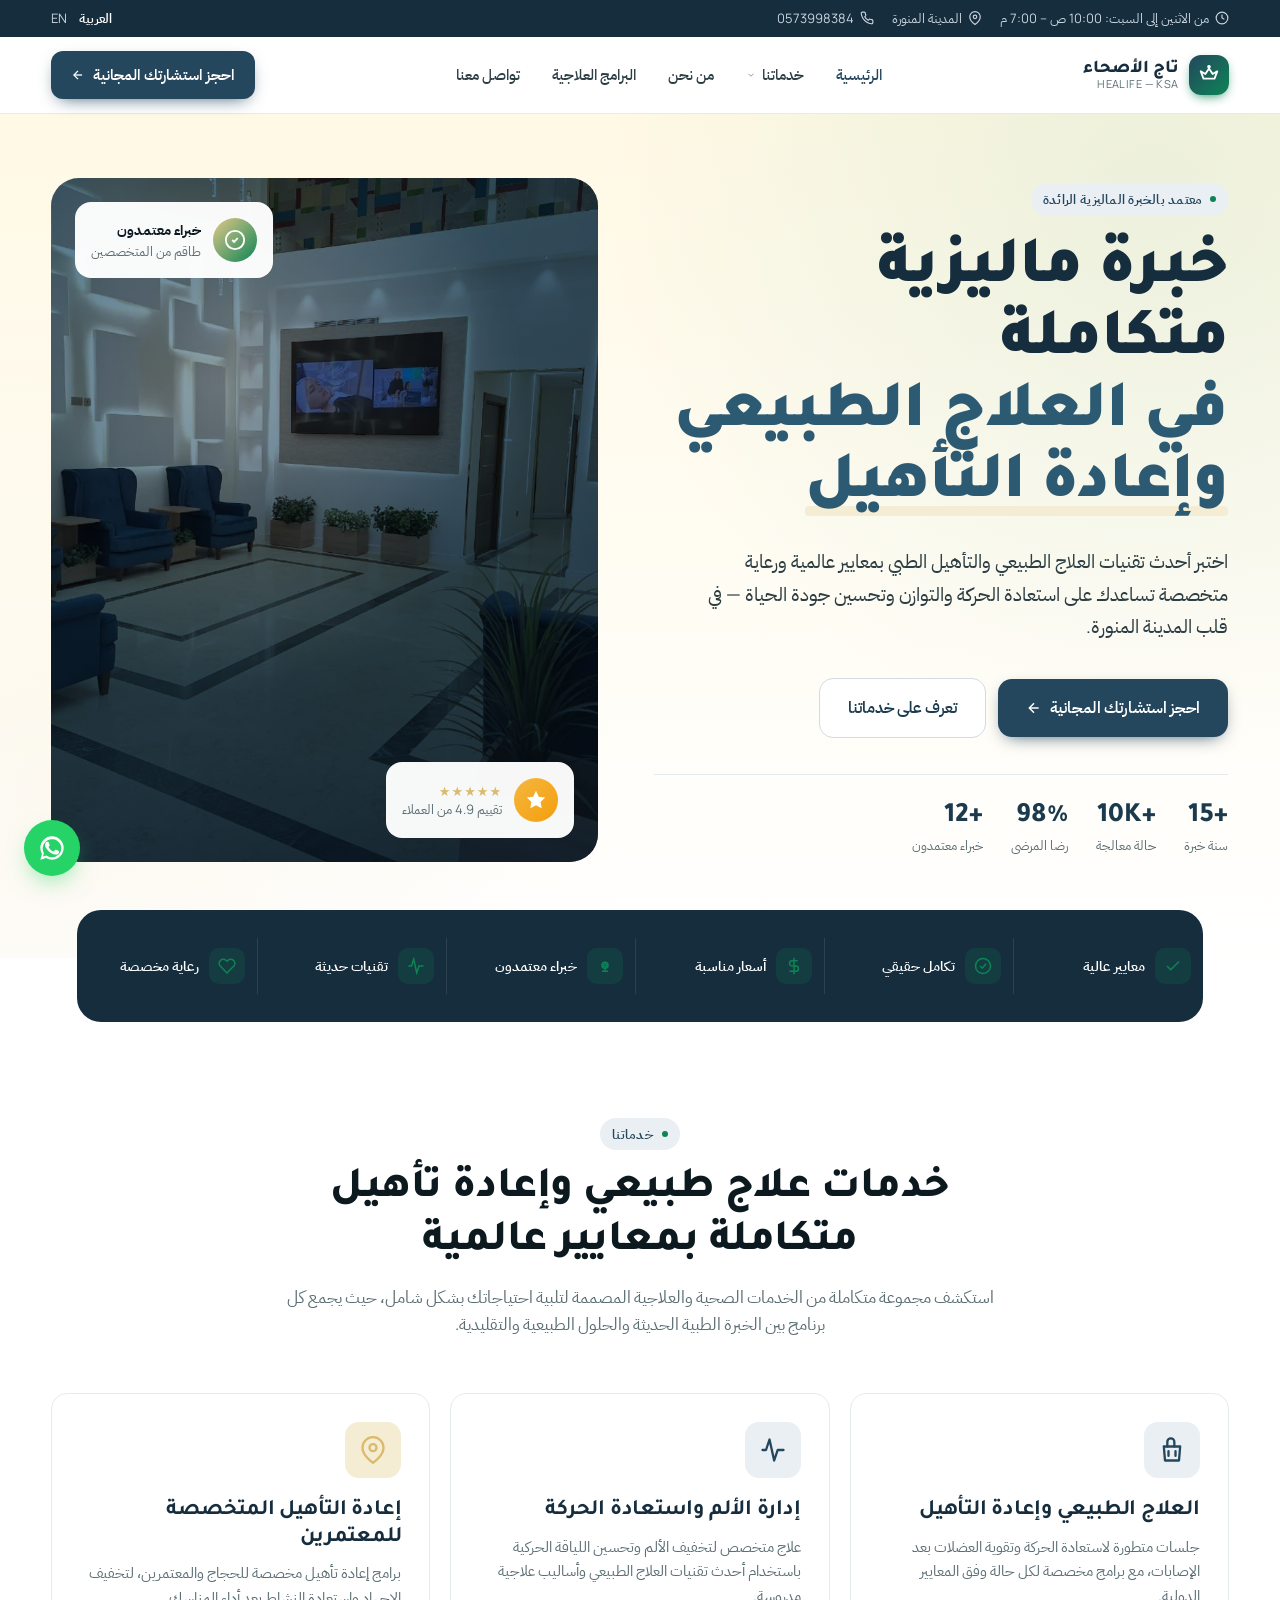
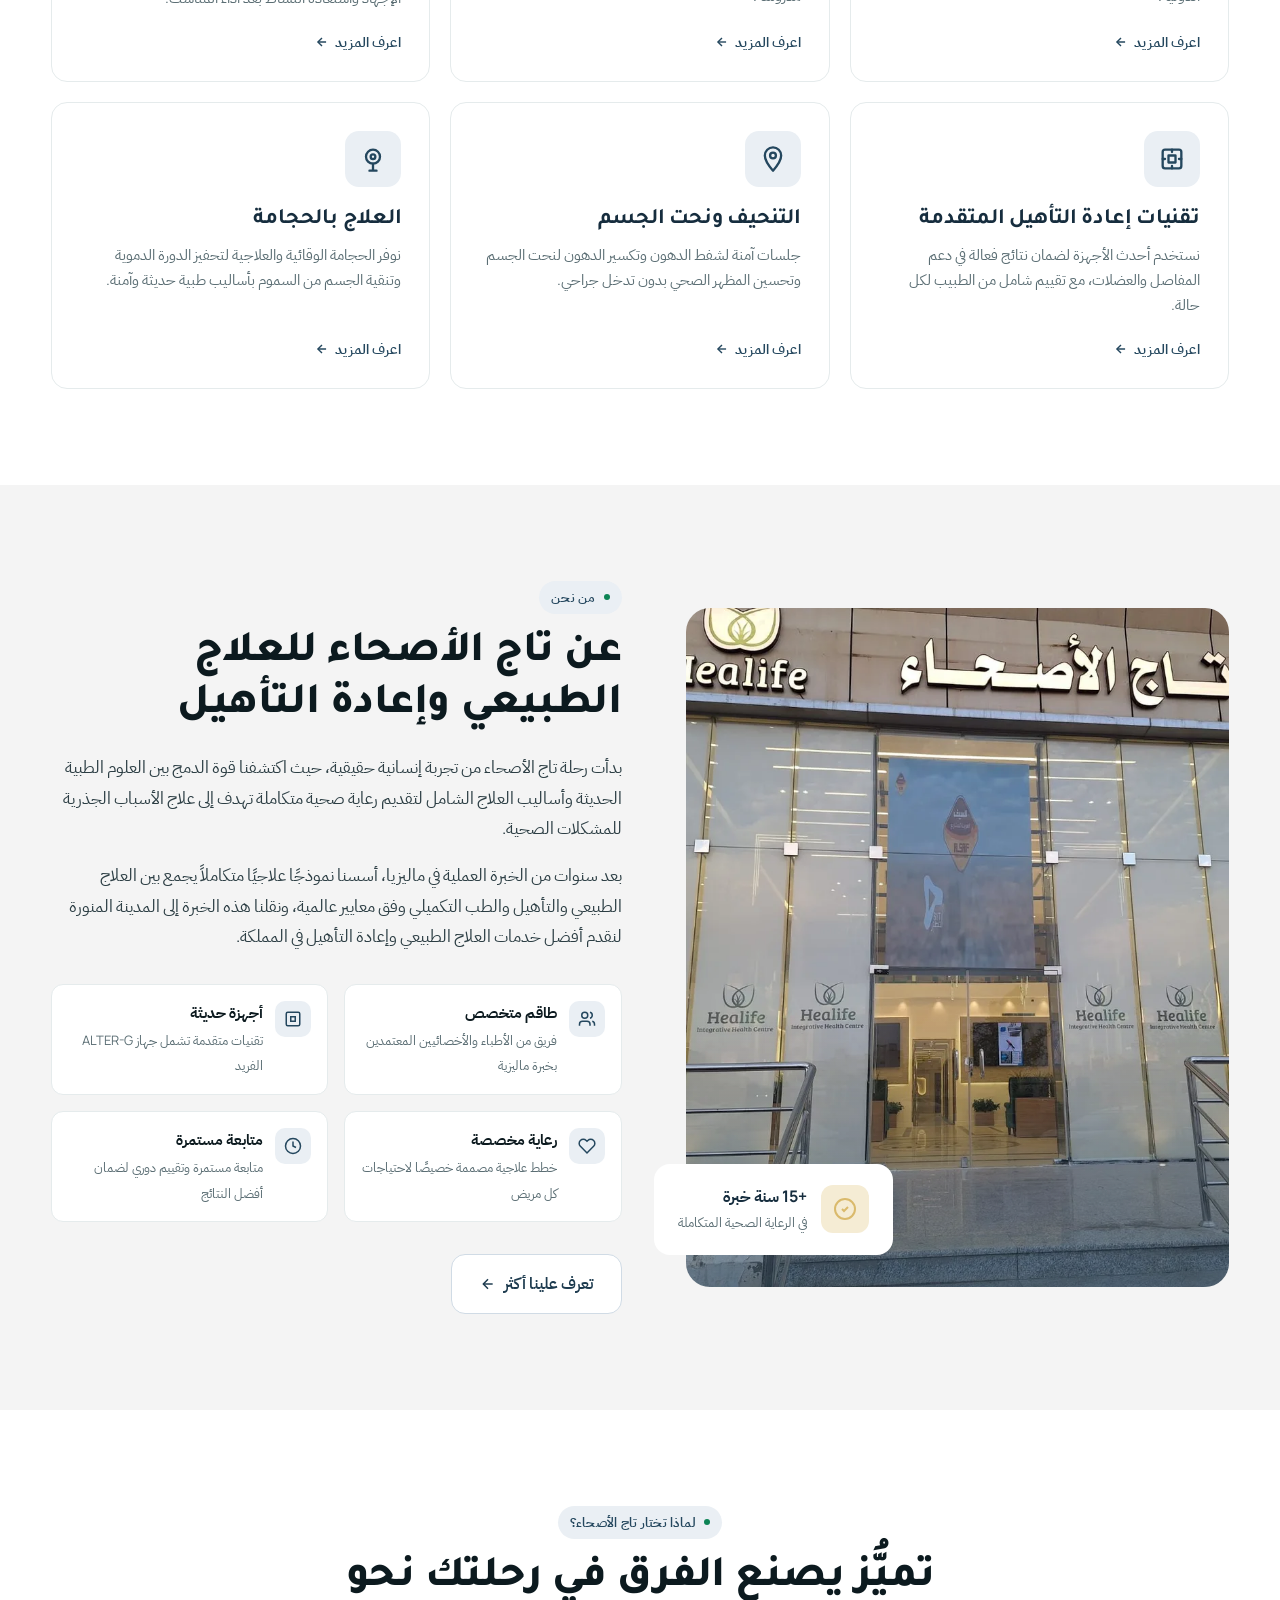
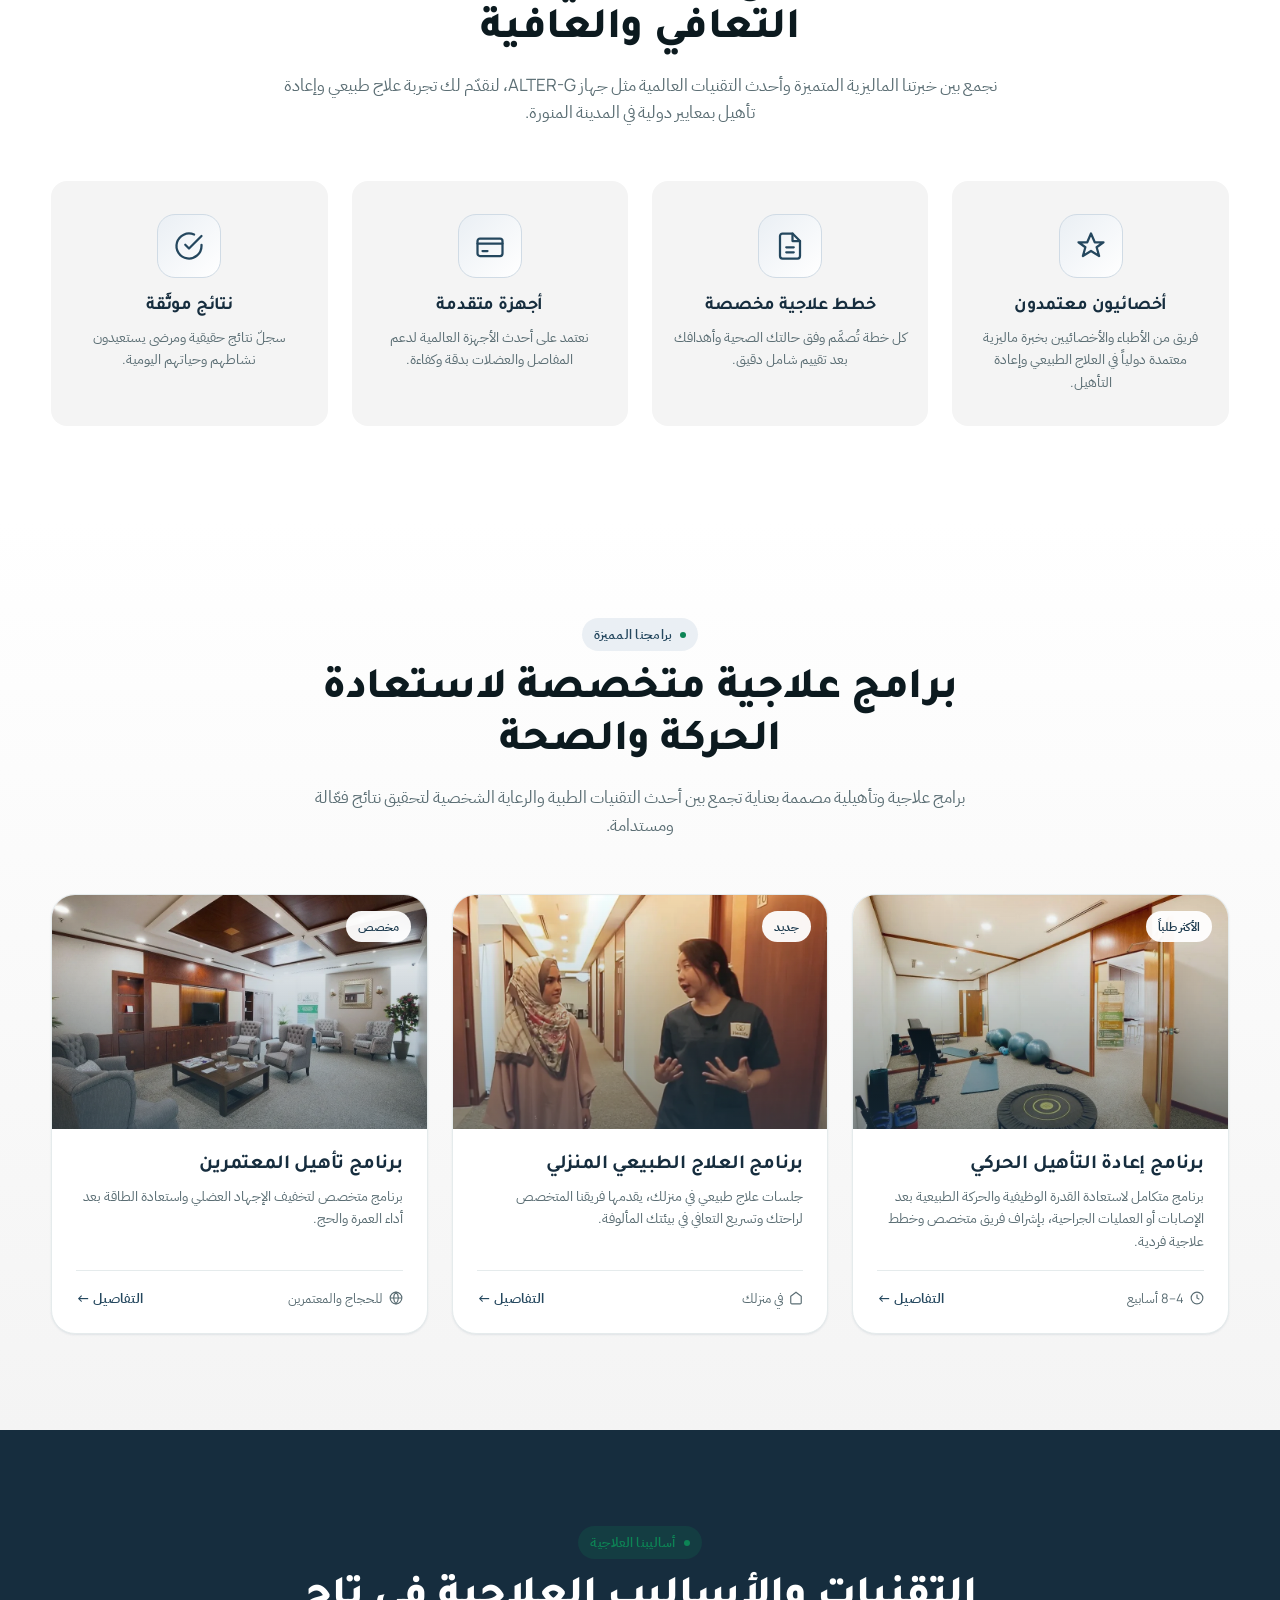
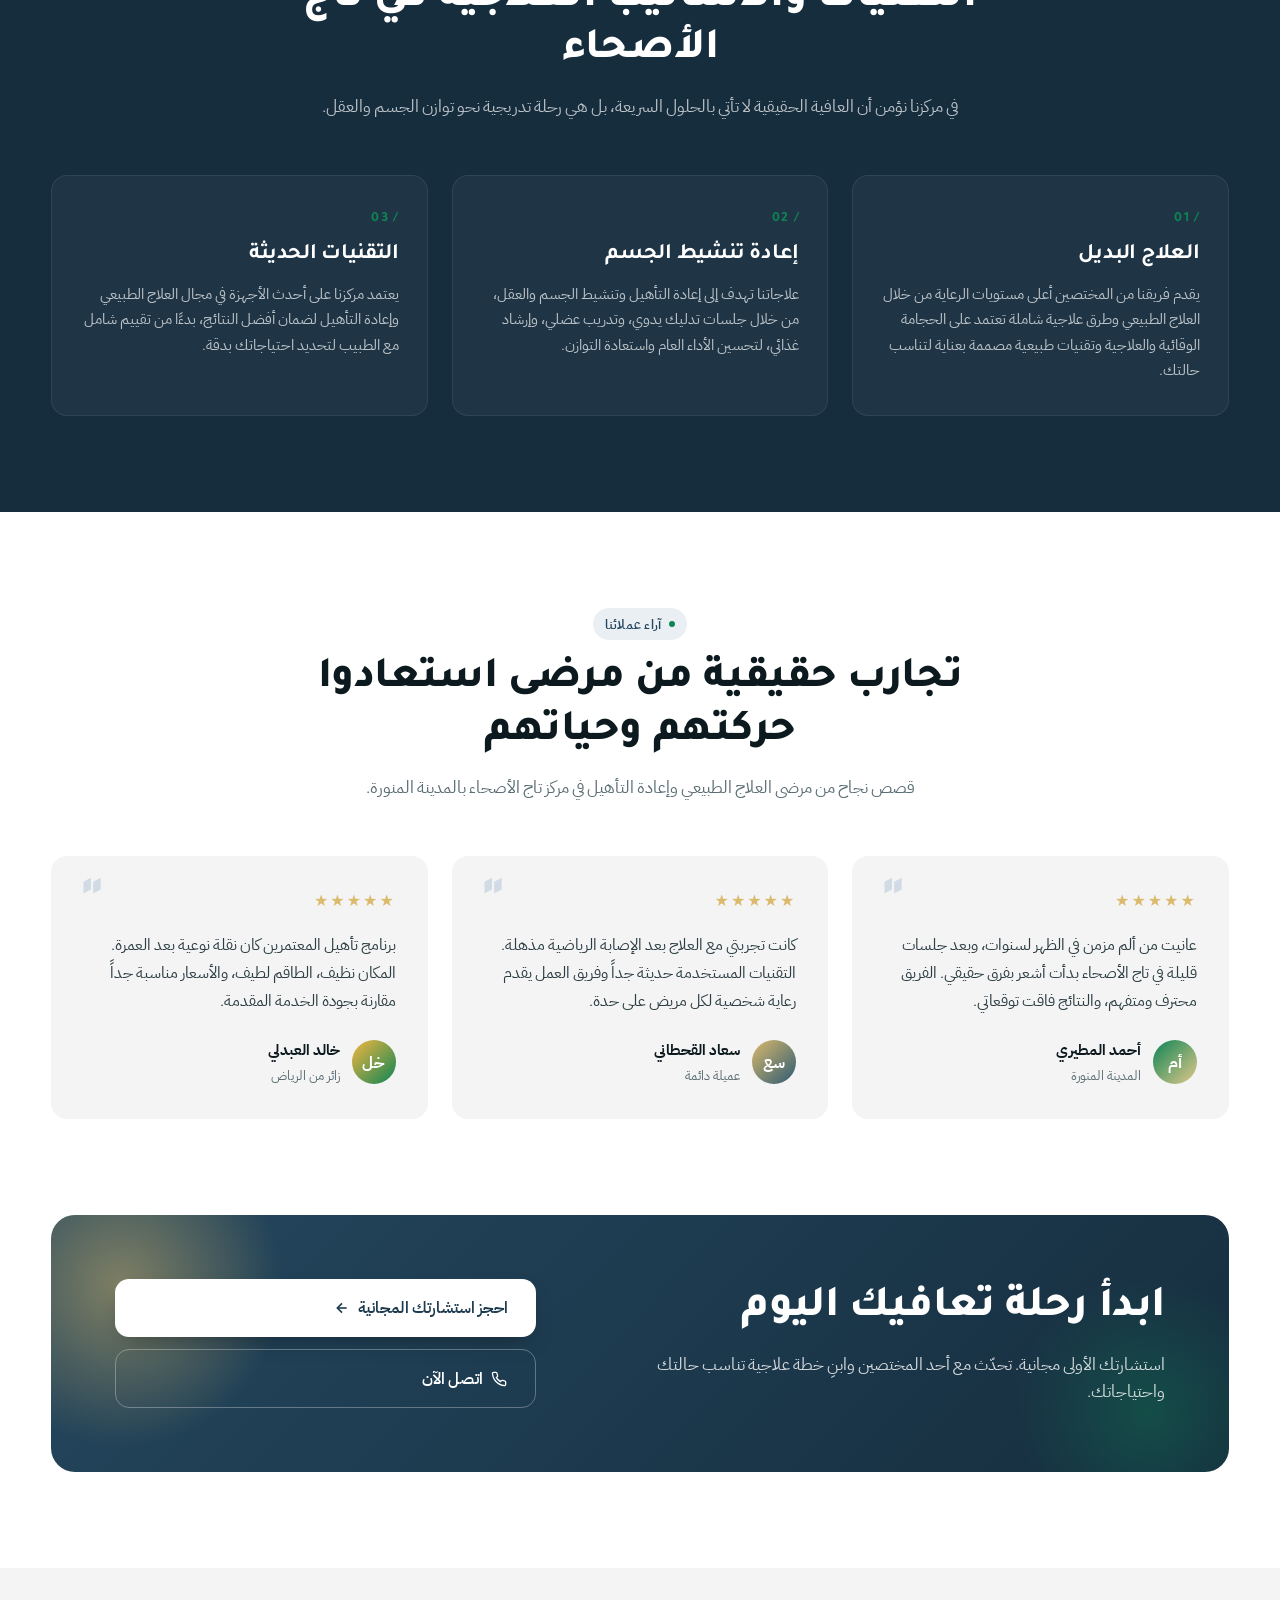
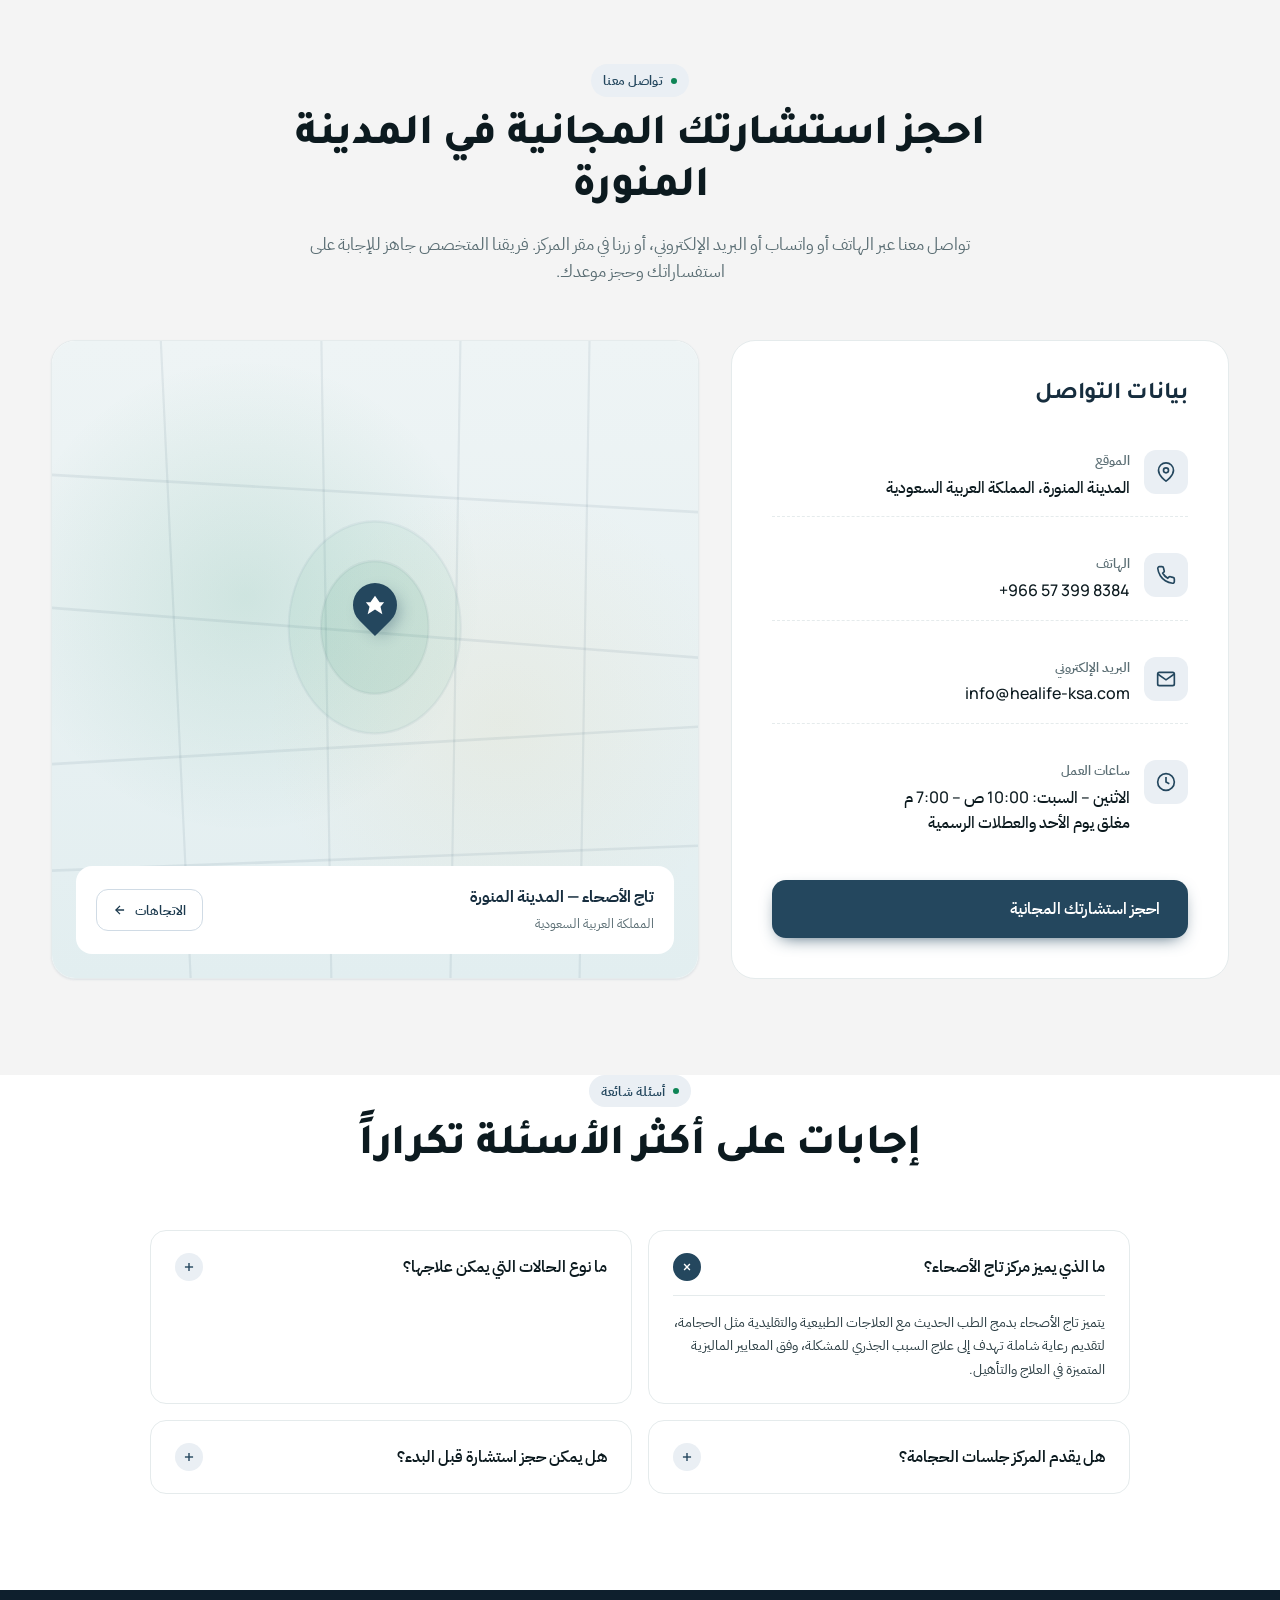
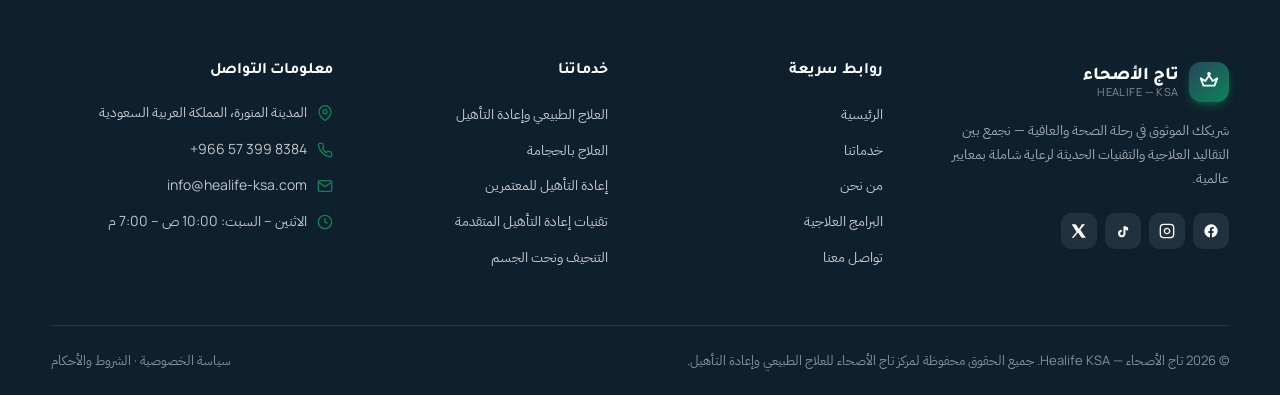
<file: tajelsehaa-website 2/index.html>
<!doctype html>
<html lang="ar" dir="rtl">
<head>
<meta charset="utf-8" />
<meta name="viewport" content="width=device-width, initial-scale=1" />
<title>تاج الأصحاء | علاج طبيعي وإعادة تأهيل بالمدينة المنورة بخبرة ماليزية</title>
<meta name="description" content="مركز تاج الأصحاء للعلاج الطبيعي وإعادة التأهيل في المدينة المنورة يقدم خدمات علاج طبيعي متقدمة، إعادة تأهيل، تقنية ALTER-G، التغذية العلاجية، الحجامة، والتصريف الليمفاوي بخبرة ماليزية ومعايير عالمية.">
<link rel="preconnect" href="https://fonts.googleapis.com">
<link rel="preconnect" href="https://fonts.gstatic.com" crossorigin>
<link href="https://fonts.googleapis.com/css2?family=IBM+Plex+Sans+Arabic:wght@300;400;500;600;700&family=Manrope:wght@300;400;500;600;700;800&family=Tajawal:wght@400;500;700;800;900&display=swap" rel="stylesheet">
<link rel="icon" type="image/svg+xml" href="assets/images/favicon.svg">
<link rel="stylesheet" href="assets/css/styles.css">
<style>
.nav-dropdown{position:relative;display:inline-block}
.nav-dropdown .dropdown-menu{display:none;position:absolute;top:100%;right:0;background:#fff;min-width:260px;border-radius:12px;box-shadow:0 8px 32px rgba(36,71,94,.12);padding:8px 0;z-index:1000;border:1px solid rgba(36,71,94,.06)}
.nav-dropdown:hover .dropdown-menu{display:block}
.dropdown-menu a{display:block;padding:10px 20px;color:var(--ink-900);font-size:.9rem;text-decoration:none;transition:background .2s,color .2s}
.dropdown-menu a:hover{background:var(--sand-50,#FFF9E5);color:var(--teal-700)}
</style>
<meta property="og:title" content="تاج الأصحاء | علاج طبيعي وإعادة تأهيل بالمدينة المنورة">
<meta property="og:description" content="مركز متخصص بخبرة ماليزية يقدم خدمات العلاج الطبيعي وإعادة التأهيل والحجامة والتغذية العلاجية في المدينة المنورة.">
<meta property="og:type" content="website">
<meta property="og:locale" content="ar_SA">
<meta name="robots" content="index, follow">
<link rel="canonical" href="https://tajalasehaa.sa/">
<meta property="og:url" content="https://tajalasehaa.sa/">
<meta name="twitter:card" content="summary">
<meta name="theme-color" content="#24475E">
<script type="application/ld+json">
{
  "@context": "https://schema.org",
  "@type": "MedicalClinic",
  "name": "تاج الأصحاء للعلاج الطبيعي وإعادة التأهيل",
  "alternateName": "Taj Al Asihaa - HealLife",
  "url": "https://tajalasehaa.sa",
  "telephone": "0573998384",
  "address": {
    "@type": "PostalAddress",
    "addressLocality": "المدينة المنورة",
    "addressCountry": "SA"
  },
  "openingHours": "Mo-Sa 10:00-19:00",
  "medicalSpecialty": ["PhysicalTherapy", "Rehabilitation"],
  "availableService": [
    {"@type": "MedicalTherapy", "name": "العلاج الطبيعي"},
    {"@type": "MedicalTherapy", "name": "إعادة التأهيل"},
    {"@type": "MedicalTherapy", "name": "الحجامة العلاجية"},
    {"@type": "MedicalTherapy", "name": "التغذية العلاجية"},
    {"@type": "MedicalTherapy", "name": "التصريف الليمفاوي"}
  ],
  "description": "مركز تاج الأصحاء للعلاج الطبيعي وإعادة التأهيل في المدينة المنورة بخبرة ماليزية ومعايير عالمية"
}
</script>
</head>
<body>

<!-- Utility bar -->
<div class="util-bar">
  <div class="container">
    <div class="util-meta">
      <span>
        <svg viewBox="0 0 24 24" fill="none" stroke="currentColor" stroke-width="2"><circle cx="12" cy="12" r="10"/><polyline points="12,6 12,12 16,14"/></svg>
        من الاثنين إلى السبت: 10:00 ص – 7:00 م
      </span>
      <span>
        <svg viewBox="0 0 24 24" fill="none" stroke="currentColor" stroke-width="2"><path d="M21 10c0 7-9 13-9 13s-9-6-9-13a9 9 0 0 1 18 0z"/><circle cx="12" cy="10" r="3"/></svg>
        المدينة المنورة
      </span>
      <span>
        <svg viewBox="0 0 24 24" fill="none" stroke="currentColor" stroke-width="2"><path d="M22 16.92v3a2 2 0 0 1-2.18 2 19.79 19.79 0 0 1-8.63-3.07 19.5 19.5 0 0 1-6-6A19.79 19.79 0 0 1 2.13 4.18 2 2 0 0 1 4.11 2h3a2 2 0 0 1 2 1.72c.13.96.36 1.9.7 2.81a2 2 0 0 1-.45 2.11L8.09 9.91a16 16 0 0 0 6 6l1.27-1.27a2 2 0 0 1 2.11-.45c.91.34 1.85.57 2.81.7A2 2 0 0 1 22 16.92z"/></svg>
        <span style="direction:ltr">0573998384</span>
      </span>
    </div>
    <div class="util-lang">
      <button class="active">العربية</button>
      <button>EN</button>
    </div>
  </div>
</div>

<!-- Header -->
<header class="site-header">
  <div class="container nav">
    <a class="logo" href="#">
      <div class="logo-mark">
        <!-- Crown + leaf mark -->
        <svg viewBox="0 0 24 24" fill="none" stroke="currentColor" stroke-width="2" stroke-linecap="round" stroke-linejoin="round">
          <path d="M3 8l3 8h12l3-8-5 3-4-6-4 6z"/>
          <circle cx="12" cy="3" r="1" fill="currentColor"/>
        </svg>
      </div>
      <div class="logo-text">
        <strong>تاج الأصحاء</strong>
        <small>HEALIFE — KSA</small>
      </div>
    </a>
    <nav class="nav-menu">
      <a href="#" class="active">الرئيسية</a>
      <div class="nav-dropdown">
          <a href="services.html" class="has-dropdown">خدماتنا <svg class="caret" viewBox="0 0 24 24" fill="none" stroke="currentColor" stroke-width="2"><polyline points="6,9 12,15 18,9"/></svg></a>
          <div class="dropdown-menu">
            <a href="services/physiotherapy-rehabilitation.html">العلاج الطبيعي وإعادة التأهيل</a>
            <a href="services/pain-management.html">إدارة الألم واستعادة الحركة</a>
            <a href="services/specialized-rehab-pilgrims.html">إعادة التأهيل للمعتمرين</a>
            <a href="services/advanced-rehab-tech.html">تقنيات إعادة التأهيل المتقدمة</a>
            <a href="services/slimming.html">التنحيف ونحت الجسم</a>
            <a href="services/cupping-therapy.html">العلاج بالحجامة</a>
            <a href="services/home-physiotherapy.html">العلاج الطبيعي المنزلي</a>
          </div>
          </div>
      <a href="about.html">من نحن</a>
      <a href="#programs">البرامج العلاجية</a>
      <a href="contact.html">تواصل معنا</a>
    </nav>
    <div class="nav-cta">
      <a href="#contact" class="btn btn-ghost" style="display:none">
        اتصل بنا
      </a>
      <a href="#contact" class="btn btn-primary">
        احجز استشارتك المجانية
        <svg viewBox="0 0 24 24" fill="none" stroke="currentColor" stroke-width="2.2" width="14" height="14"><line x1="19" y1="12" x2="5" y2="12"/><polyline points="12,19 5,12 12,5"/></svg>
      </a>
    </div>
  </div>
</header>

<!-- 1. HERO -->
<section class="hero">
  <div class="container">
    <div class="hero-grid">
      <div class="hero-text">
        <span class="eyebrow hero-eyebrow">معتمد بالخبرة الماليزية الرائدة</span>
        <h1>
          خبرة ماليزية متكاملة <br>
          <span class="accent">في العلاج الطبيعي وإعادة التأهيل</span>
        </h1>
        <p class="hero-sub">
          اختبر أحدث تقنيات العلاج الطبيعي والتأهيل الطبي بمعايير عالمية ورعاية متخصصة تساعدك على استعادة الحركة والتوازن وتحسين جودة الحياة — في قلب المدينة المنورة.
        </p>
        <div class="hero-ctas">
          <a href="#contact" class="btn btn-primary btn-large">
            احجز استشارتك المجانية
            <svg viewBox="0 0 24 24" fill="none" stroke="currentColor" stroke-width="2.2" width="16" height="16"><line x1="19" y1="12" x2="5" y2="12"/><polyline points="12,19 5,12 12,5"/></svg>
          </a>
          <a href="#services" class="btn btn-secondary btn-large">
            تعرف على خدماتنا
          </a>
        </div>
        <div class="hero-trust">
          <div class="trust-item">
            <div class="num">+15</div>
            <div class="lbl">سنة خبرة</div>
          </div>
          <div class="trust-item">
            <div class="num">+10K</div>
            <div class="lbl">حالة معالجة</div>
          </div>
          <div class="trust-item">
            <div class="num">98%</div>
            <div class="lbl">رضا المرضى</div>
          </div>
          <div class="trust-item">
            <div class="num">+12</div>
            <div class="lbl">خبراء معتمدون</div>
          </div>
        </div>
      </div>

      <div class="hero-visual">
        <div class="photo"></div>
        <div class="photo-fallback"></div>
        <div class="hero-card tl">
          <div class="avatar">
            <svg viewBox="0 0 24 24" fill="none" stroke="currentColor" stroke-width="2"><path d="M9 12l2 2 4-4"/><circle cx="12" cy="12" r="10"/></svg>
          </div>
          <div class="text">
            <strong>خبراء معتمدون</strong>
            <span>طاقم من المتخصصين</span>
          </div>
        </div>
        <div class="hero-card br">
          <div class="avatar" style="background: linear-gradient(135deg, #f4b740, #f59e0b);">
            <svg viewBox="0 0 24 24" fill="currentColor"><polygon points="12,2 15,8.5 22,9.3 17,14.1 18.2,21 12,17.8 5.8,21 7,14.1 2,9.3 9,8.5"/></svg>
          </div>
          <div class="text">
            <div class="stars">★★★★★</div>
            <span>تقييم 4.9 من العملاء</span>
          </div>
        </div>
      </div>
    </div>
  </div>
</section>

<!-- WHY-STRIP (the chip row from original) -->
<div class="why-strip-wrap">
  <div class="why-strip">
    <div class="why-strip-inner">
      <div class="why-chip">
        <div class="ico"><svg viewBox="0 0 24 24" fill="none" stroke="currentColor" stroke-width="2"><polyline points="20,6 9,17 4,12"/></svg></div>
        <div class="lbl">معايير عالية</div>
      </div>
      <div class="why-chip">
        <div class="ico"><svg viewBox="0 0 24 24" fill="none" stroke="currentColor" stroke-width="2"><circle cx="12" cy="12" r="10"/><path d="M8 12l3 3 5-6"/></svg></div>
        <div class="lbl">تكامل حقيقي</div>
      </div>
      <div class="why-chip">
        <div class="ico"><svg viewBox="0 0 24 24" fill="none" stroke="currentColor" stroke-width="2"><path d="M12 1v22M17 5H9.5a3.5 3.5 0 0 0 0 7h5a3.5 3.5 0 0 1 0 7H6"/></svg></div>
        <div class="lbl">أسعار مناسبة</div>
      </div>
      <div class="why-chip">
        <div class="ico"><svg viewBox="0 0 24 24" fill="none" stroke="currentColor" stroke-width="2"><path d="M12 15a4 4 0 1 0 0-8 4 4 0 0 0 0 8z"/><path d="M12 15v4M8 19h8"/><circle cx="12" cy="11" r="2"/></svg></div>
        <div class="lbl">خبراء معتمدون</div>
      </div>
      <div class="why-chip">
        <div class="ico"><svg viewBox="0 0 24 24" fill="none" stroke="currentColor" stroke-width="2"><path d="M2 12h4l3-9 4 18 3-9h6"/></svg></div>
        <div class="lbl">تقنيات حديثة</div>
      </div>
      <div class="why-chip">
        <div class="ico"><svg viewBox="0 0 24 24" fill="none" stroke="currentColor" stroke-width="2"><path d="M20.84 4.61a5.5 5.5 0 0 0-7.78 0L12 5.67l-1.06-1.06a5.5 5.5 0 0 0-7.78 7.78l1.06 1.06L12 21.23l7.78-7.78 1.06-1.06a5.5 5.5 0 0 0 0-7.78z"/></svg></div>
        <div class="lbl">رعاية مخصصة</div>
      </div>
    </div>
  </div>
</div>

<!-- 2. SERVICES -->
<section class="block" id="services">
  <div class="container">
    <div class="block-head">
      <span class="eyebrow">خدماتنا</span>
      <h2>خدمات علاج طبيعي وإعادة تأهيل متكاملة بمعايير عالمية</h2>
      <p>استكشف مجموعة متكاملة من الخدمات الصحية والعلاجية المصممة لتلبية احتياجاتك بشكل شامل، حيث يجمع كل برنامج بين الخبرة الطبية الحديثة والحلول الطبيعية والتقليدية.</p>
    </div>

    <div class="services-grid">

      <article class="service-card">
        <div class="ico">
          <svg viewBox="0 0 24 24" fill="none" stroke="currentColor" stroke-width="2" stroke-linecap="round" stroke-linejoin="round">
            <path d="M14 9V5a3 3 0 0 0-3-3v0a3 3 0 0 0-3 3v4"/><path d="M5 9h14l-1 12H6L5 9z"/><path d="M9 13v4M15 13v4"/>
          </svg>
        </div>
        <h3>العلاج الطبيعي وإعادة التأهيل</h3>
        <p>جلسات متطورة لاستعادة الحركة وتقوية العضلات بعد الإصابات، مع برامج مخصصة لكل حالة وفق المعايير الدولية.</p>
        <a href="services/physiotherapy-rehabilitation.html" class="more">
          اعرف المزيد
          <svg viewBox="0 0 24 24" fill="none" stroke="currentColor" stroke-width="2.4"><line x1="19" y1="12" x2="5" y2="12"/><polyline points="12,19 5,12 12,5"/></svg>
        </a>
      </article>

      <article class="service-card">
        <div class="ico">
          <svg viewBox="0 0 24 24" fill="none" stroke="currentColor" stroke-width="2" stroke-linecap="round" stroke-linejoin="round">
            <path d="M3 12h3l3-9 4 18 3-9h5"/>
          </svg>
        </div>
        <h3>إدارة الألم واستعادة الحركة</h3>
        <p>علاج متخصص لتخفيف الألم وتحسين اللياقة الحركية باستخدام أحدث تقنيات العلاج الطبيعي وأساليب علاجية مدروسة.</p>
        <a href="services/pain-management.html" class="more">
          اعرف المزيد
          <svg viewBox="0 0 24 24" fill="none" stroke="currentColor" stroke-width="2.4"><line x1="19" y1="12" x2="5" y2="12"/><polyline points="12,19 5,12 12,5"/></svg>
        </a>
      </article>

      <article class="service-card featured">
        <div class="ico">
          <svg viewBox="0 0 24 24" fill="none" stroke="currentColor" stroke-width="2" stroke-linecap="round" stroke-linejoin="round">
            <path d="M21 10c0 7-9 13-9 13s-9-6-9-13a9 9 0 0 1 18 0z"/><circle cx="12" cy="10" r="3"/>
          </svg>
        </div>
        <h3>إعادة التأهيل المتخصصة للمعتمرين</h3>
        <p>برامج إعادة تأهيل مخصصة للحجاج والمعتمرين، لتخفيف الإجهاد واستعادة النشاط بعد أداء المناسك.</p>
        <a href="services/specialized-rehab-pilgrims.html" class="more">
          اعرف المزيد
          <svg viewBox="0 0 24 24" fill="none" stroke="currentColor" stroke-width="2.4"><line x1="19" y1="12" x2="5" y2="12"/><polyline points="12,19 5,12 12,5"/></svg>
        </a>
      </article>

      <article class="service-card">
        <div class="ico">
          <svg viewBox="0 0 24 24" fill="none" stroke="currentColor" stroke-width="2" stroke-linecap="round" stroke-linejoin="round">
            <rect x="4" y="4" width="16" height="16" rx="2"/><path d="M9 9h6v6H9z"/><path d="M4 12h2M18 12h2M12 4v2M12 18v2"/>
          </svg>
        </div>
        <h3>تقنيات إعادة التأهيل المتقدمة</h3>
        <p>نستخدم أحدث الأجهزة لضمان نتائج فعالة في دعم المفاصل والعضلات، مع تقييم شامل من الطبيب لكل حالة.</p>
        <a href="services/advanced-rehab-tech.html" class="more">
          اعرف المزيد
          <svg viewBox="0 0 24 24" fill="none" stroke="currentColor" stroke-width="2.4"><line x1="19" y1="12" x2="5" y2="12"/><polyline points="12,19 5,12 12,5"/></svg>
        </a>
      </article>

      <article class="service-card">
        <div class="ico">
          <svg viewBox="0 0 24 24" fill="none" stroke="currentColor" stroke-width="2" stroke-linecap="round" stroke-linejoin="round">
            <path d="M12 2a7 7 0 0 1 7 7c0 5-7 13-7 13S5 14 5 9a7 7 0 0 1 7-7z"/><circle cx="12" cy="9" r="2.5"/>
          </svg>
        </div>
        <h3>التنحيف ونحت الجسم</h3>
        <p>جلسات آمنة لشفط الدهون وتكسير الدهون لنحت الجسم وتحسين المظهر الصحي بدون تدخل جراحي.</p>
        <a href="services/slimming.html" class="more">
          اعرف المزيد
          <svg viewBox="0 0 24 24" fill="none" stroke="currentColor" stroke-width="2.4"><line x1="19" y1="12" x2="5" y2="12"/><polyline points="12,19 5,12 12,5"/></svg>
        </a>
      </article>

      <article class="service-card">
        <div class="ico">
          <svg viewBox="0 0 24 24" fill="none" stroke="currentColor" stroke-width="2" stroke-linecap="round" stroke-linejoin="round">
            <circle cx="12" cy="10" r="6"/><circle cx="12" cy="10" r="2"/><path d="M12 16v6M9 22h6"/>
          </svg>
        </div>
        <h3>العلاج بالحجامة</h3>
        <p>نوفر الحجامة الوقائية والعلاجية لتحفيز الدورة الدموية وتنقية الجسم من السموم بأساليب طبية حديثة وآمنة.</p>
        <a href="services/cupping-therapy.html" class="more">
          اعرف المزيد
          <svg viewBox="0 0 24 24" fill="none" stroke="currentColor" stroke-width="2.4"><line x1="19" y1="12" x2="5" y2="12"/><polyline points="12,19 5,12 12,5"/></svg>
        </a>
      </article>

    </div>
  </div>
</section>

<!-- 3. ABOUT -->
<section class="block about" id="about">
  <div class="container">
    <div class="about-grid">
      <div class="about-imgs">
        <div class="main"></div>
        <div class="pill">
          <div class="ico">
            <svg viewBox="0 0 24 24" fill="none" stroke="currentColor" stroke-width="2"><path d="M9 12l2 2 4-4"/><circle cx="12" cy="12" r="10"/></svg>
          </div>
          <div>
            <strong>+15 سنة خبرة</strong>
            <small>في الرعاية الصحية المتكاملة</small>
          </div>
        </div>
      </div>
      <div>
        <span class="eyebrow">من نحن</span>
        <h2 style="margin-top:14px;">عن تاج الأصحاء للعلاج الطبيعي وإعادة التأهيل</h2>
        <p>بدأت رحلة تاج الأصحاء من تجربة إنسانية حقيقية، حيث اكتشفنا قوة الدمج بين العلوم الطبية الحديثة وأساليب العلاج الشامل لتقديم رعاية صحية متكاملة تهدف إلى علاج الأسباب الجذرية للمشكلات الصحية.</p>
        <p>بعد سنوات من الخبرة العملية في ماليزيا، أسسنا نموذجًا علاجيًا متكاملاً يجمع بين العلاج الطبيعي والتأهيل والطب التكميلي وفق معايير عالمية، ونقلنا هذه الخبرة إلى المدينة المنورة لنقدم أفضل خدمات العلاج الطبيعي وإعادة التأهيل في المملكة.</p>

        <div class="about-highlights">
          <div class="hl">
            <div class="ico"><svg viewBox="0 0 24 24" fill="none" stroke="currentColor" stroke-width="2"><path d="M16 21v-2a4 4 0 0 0-4-4H6a4 4 0 0 0-4 4v2"/><circle cx="9" cy="7" r="4"/><path d="M22 21v-2a4 4 0 0 0-3-3.87M16 3.13a4 4 0 0 1 0 7.75"/></svg></div>
            <div><strong>طاقم متخصص</strong><span>فريق من الأطباء والأخصائيين المعتمدين بخبرة ماليزية</span></div>
          </div>
          <div class="hl">
            <div class="ico"><svg viewBox="0 0 24 24" fill="none" stroke="currentColor" stroke-width="2"><rect x="3" y="3" width="18" height="18" rx="2"/><path d="M9 9h6v6H9z"/></svg></div>
            <div><strong>أجهزة حديثة</strong><span>تقنيات متقدمة تشمل جهاز ALTER-G الفريد</span></div>
          </div>
          <div class="hl">
            <div class="ico"><svg viewBox="0 0 24 24" fill="none" stroke="currentColor" stroke-width="2"><path d="M20.84 4.61a5.5 5.5 0 0 0-7.78 0L12 5.67l-1.06-1.06a5.5 5.5 0 0 0-7.78 7.78l1.06 1.06L12 21.23l7.78-7.78 1.06-1.06a5.5 5.5 0 0 0 0-7.78z"/></svg></div>
            <div><strong>رعاية مخصصة</strong><span>خطط علاجية مصممة خصيصًا لاحتياجات كل مريض</span></div>
          </div>
          <div class="hl">
            <div class="ico"><svg viewBox="0 0 24 24" fill="none" stroke="currentColor" stroke-width="2"><circle cx="12" cy="12" r="10"/><path d="M12 6v6l4 2"/></svg></div>
            <div><strong>متابعة مستمرة</strong><span>متابعة مستمرة وتقييم دوري لضمان أفضل النتائج</span></div>
          </div>
        </div>

        <a href="#" class="btn btn-secondary btn-large">
          تعرف علينا أكثر
          <svg viewBox="0 0 24 24" fill="none" stroke="currentColor" stroke-width="2.2" width="16" height="16"><line x1="19" y1="12" x2="5" y2="12"/><polyline points="12,19 5,12 12,5"/></svg>
        </a>
      </div>
    </div>
  </div>
</section>

<!-- 4. WHY CHOOSE US (full) -->
<section class="block why-full">
  <div class="container">
    <div class="block-head">
      <span class="eyebrow">لماذا تختار تاج الأصحاء؟</span>
      <h2>تميُّز يصنع الفرق في رحلتك نحو التعافي والعافية</h2>
      <p>نجمع بين خبرتنا الماليزية المتميزة وأحدث التقنيات العالمية مثل جهاز ALTER-G، لنقدّم لك تجربة علاج طبيعي وإعادة تأهيل بمعايير دولية في المدينة المنورة.</p>
    </div>
    <div class="why-grid">
      <div class="why-card">
        <div class="ico">
          <svg viewBox="0 0 24 24" fill="none" stroke="currentColor" stroke-width="1.8" stroke-linecap="round" stroke-linejoin="round"><path d="M12 2l3 7h7l-5.5 4 2 7L12 16l-6.5 4 2-7L2 9h7l3-7z"/></svg>
        </div>
        <h3>أخصائيون معتمدون</h3>
        <p>فريق من الأطباء والأخصائيين بخبرة ماليزية معتمدة دولياً في العلاج الطبيعي وإعادة التأهيل.</p>
      </div>
      <div class="why-card">
        <div class="ico">
          <svg viewBox="0 0 24 24" fill="none" stroke="currentColor" stroke-width="1.8" stroke-linecap="round" stroke-linejoin="round"><path d="M14 2H6a2 2 0 0 0-2 2v16a2 2 0 0 0 2 2h12a2 2 0 0 0 2-2V8z"/><path d="M14 2v6h6M9 13h6M9 17h6"/></svg>
        </div>
        <h3>خطط علاجية مخصصة</h3>
        <p>كل خطة تُصمَّم وفق حالتك الصحية وأهدافك بعد تقييم شامل دقيق.</p>
      </div>
      <div class="why-card">
        <div class="ico">
          <svg viewBox="0 0 24 24" fill="none" stroke="currentColor" stroke-width="1.8" stroke-linecap="round" stroke-linejoin="round"><rect x="2" y="6" width="20" height="14" rx="2"/><path d="M2 10h20M6 16h4"/></svg>
        </div>
        <h3>أجهزة متقدمة</h3>
        <p>نعتمد على أحدث الأجهزة العالمية لدعم المفاصل والعضلات بدقة وكفاءة.</p>
      </div>
      <div class="why-card">
        <div class="ico">
          <svg viewBox="0 0 24 24" fill="none" stroke="currentColor" stroke-width="1.8" stroke-linecap="round" stroke-linejoin="round"><path d="M22 11.08V12a10 10 0 1 1-5.93-9.14"/><polyline points="22,4 12,14.01 9,11.01"/></svg>
        </div>
        <h3>نتائج موثَّقة</h3>
        <p>سجلّ نتائج حقيقية ومرضى يستعيدون نشاطهم وحياتهم اليومية.</p>
      </div>
    </div>
  </div>
</section>

<!-- 5. FEATURED PROGRAMS -->
<section class="block programs" id="programs">
  <div class="container">
    <div class="block-head">
      <span class="eyebrow">برامجنا المميزة</span>
      <h2>برامج علاجية متخصصة لاستعادة الحركة والصحة</h2>
      <p>برامج علاجية وتأهيلية مصممة بعناية تجمع بين أحدث التقنيات الطبية والرعاية الشخصية لتحقيق نتائج فعّالة ومستدامة.</p>
    </div>
    <div class="programs-row">
      <article class="program">
        <div class="program-img p1">
          <span class="program-tag">الأكثر طلباً</span>
        </div>
        <div class="program-body">
          <h3>برنامج إعادة التأهيل الحركي</h3>
          <p>برنامج متكامل لاستعادة القدرة الوظيفية والحركة الطبيعية بعد الإصابات أو العمليات الجراحية، بإشراف فريق متخصص وخطط علاجية فردية.</p>
          <div class="program-foot">
            <span class="meta">
              <svg viewBox="0 0 24 24" fill="none" stroke="currentColor" stroke-width="2"><circle cx="12" cy="12" r="10"/><polyline points="12,6 12,12 16,14"/></svg>
              4–8 أسابيع
            </span>
            <a href="#" class="more">التفاصيل ←</a>
          </div>
        </div>
      </article>

      <article class="program">
        <div class="program-img p2">
          <span class="program-tag">جديد</span>
        </div>
        <div class="program-body">
          <h3>برنامج العلاج الطبيعي المنزلي</h3>
          <p>جلسات علاج طبيعي في منزلك، يقدمها فريقنا المتخصص لراحتك وتسريع التعافي في بيئتك المألوفة.</p>
          <div class="program-foot">
            <span class="meta">
              <svg viewBox="0 0 24 24" fill="none" stroke="currentColor" stroke-width="2"><path d="M3 9l9-7 9 7v11a2 2 0 0 1-2 2H5a2 2 0 0 1-2-2z"/></svg>
              في منزلك
            </span>
            <a href="#" class="more">التفاصيل ←</a>
          </div>
        </div>
      </article>

      <article class="program">
        <div class="program-img p3">
          <span class="program-tag">مخصص</span>
        </div>
        <div class="program-body">
          <h3>برنامج تأهيل المعتمرين</h3>
          <p>برنامج متخصص لتخفيف الإجهاد العضلي واستعادة الطاقة بعد أداء العمرة والحج.</p>
          <div class="program-foot">
            <span class="meta">
              <svg viewBox="0 0 24 24" fill="none" stroke="currentColor" stroke-width="2"><circle cx="12" cy="12" r="10"/><path d="M2 12h20"/><path d="M12 2a15 15 0 0 1 4 10 15 15 0 0 1-4 10 15 15 0 0 1-4-10 15 15 0 0 1 4-10z"/></svg>
              للحجاج والمعتمرين
            </span>
            <a href="#" class="more">التفاصيل ←</a>
          </div>
        </div>
      </article>
    </div>
  </div>
</section>

<!-- 6. TECHNIQUES (dark approach section) -->
<section class="block techniques">
  <div class="container">
    <div class="block-head">
      <span class="eyebrow">أساليبنا العلاجية</span>
      <h2>التقنيات والأساليب العلاجية في تاج الأصحاء</h2>
      <p>في مركزنا نؤمن أن العافية الحقيقية لا تأتي بالحلول السريعة، بل هي رحلة تدريجية نحو توازن الجسم والعقل.</p>
    </div>
    <div class="tech-grid">
      <div class="tech-card">
        <div class="tech-num">/ 01</div>
        <h3>العلاج البديل</h3>
        <p>يقدم فريقنا من المختصين أعلى مستويات الرعاية من خلال العلاج الطبيعي وطرق علاجية شاملة تعتمد على الحجامة الوقائية والعلاجية وتقنيات طبيعية مصممة بعناية لتناسب حالتك.</p>
      </div>
      <div class="tech-card">
        <div class="tech-num">/ 02</div>
        <h3>إعادة تنشيط الجسم</h3>
        <p>علاجاتنا تهدف إلى إعادة التأهيل وتنشيط الجسم والعقل، من خلال جلسات تدليك يدوي، وتدريب عضلي، وإرشاد غذائي، لتحسين الأداء العام واستعادة التوازن.</p>
      </div>
      <div class="tech-card">
        <div class="tech-num">/ 03</div>
        <h3>التقنيات الحديثة</h3>
        <p>يعتمد مركزنا على أحدث الأجهزة في مجال العلاج الطبيعي وإعادة التأهيل لضمان أفضل النتائج، بدءًا من تقييم شامل مع الطبيب لتحديد احتياجاتك بدقة.</p>
      </div>
    </div>
  </div>
</section>

<!-- 7. TESTIMONIALS -->
<section class="block testimonials">
  <div class="container">
    <div class="block-head">
      <span class="eyebrow">آراء عملائنا</span>
      <h2>تجارب حقيقية من مرضى استعادوا حركتهم وحياتهم</h2>
      <p>قصص نجاح من مرضى العلاج الطبيعي وإعادة التأهيل في مركز تاج الأصحاء بالمدينة المنورة.</p>
    </div>
    <div class="testimonials-grid">
      <div class="quote-card">
        <span class="qmark">"</span>
        <div class="stars">★★★★★</div>
        <p class="text">عانيت من ألم مزمن في الظهر لسنوات، وبعد جلسات قليلة في تاج الأصحاء بدأت أشعر بفرق حقيقي. الفريق محترف ومتفهم، والنتائج فاقت توقعاتي.</p>
        <div class="quote-author">
          <div class="quote-avatar">أم</div>
          <div>
            <strong>أحمد المطيري</strong>
            <span>المدينة المنورة</span>
          </div>
        </div>
      </div>
      <div class="quote-card">
        <span class="qmark">"</span>
        <div class="stars">★★★★★</div>
        <p class="text">كانت تجربتي مع العلاج بعد الإصابة الرياضية مذهلة. التقنيات المستخدمة حديثة جداً وفريق العمل يقدم رعاية شخصية لكل مريض على حدة.</p>
        <div class="quote-author">
          <div class="quote-avatar" style="background:linear-gradient(135deg,#DABA6C,#2d5a73);">سع</div>
          <div>
            <strong>سعاد القحطاني</strong>
            <span>عميلة دائمة</span>
          </div>
        </div>
      </div>
      <div class="quote-card">
        <span class="qmark">"</span>
        <div class="stars">★★★★★</div>
        <p class="text">برنامج تأهيل المعتمرين كان نقلة نوعية بعد العمرة. المكان نظيف، الطاقم لطيف، والأسعار مناسبة جداً مقارنة بجودة الخدمة المقدمة.</p>
        <div class="quote-author">
          <div class="quote-avatar" style="background:linear-gradient(135deg,#f4b740,#0D8455);">خل</div>
          <div>
            <strong>خالد العبدلي</strong>
            <span>زائر من الرياض</span>
          </div>
        </div>
      </div>
    </div>
  </div>
</section>

<!-- 8. CTA BANNER -->
<section style="padding: 0 0 96px;">
  <div class="cta-banner">
    <div class="cta-banner-grid">
      <div>
        <h2>ابدأ رحلة تعافيك اليوم</h2>
        <p>استشارتك الأولى مجانية. تحدّث مع أحد المختصين وابنِ خطة علاجية تناسب حالتك واحتياجاتك.</p>
      </div>
      <div class="cta-banner-actions">
        <a href="#contact" class="btn btn-primary btn-large">
          احجز استشارتك المجانية
          <svg viewBox="0 0 24 24" fill="none" stroke="currentColor" stroke-width="2.4" width="16" height="16"><line x1="19" y1="12" x2="5" y2="12"/><polyline points="12,19 5,12 12,5"/></svg>
        </a>
        <a href="tel:+966573998384" class="btn btn-secondary btn-large">
          <svg viewBox="0 0 24 24" fill="none" stroke="currentColor" stroke-width="2" width="16" height="16"><path d="M22 16.92v3a2 2 0 0 1-2.18 2 19.79 19.79 0 0 1-8.63-3.07 19.5 19.5 0 0 1-6-6A19.79 19.79 0 0 1 2.13 4.18 2 2 0 0 1 4.11 2h3a2 2 0 0 1 2 1.72c.13.96.36 1.9.7 2.81a2 2 0 0 1-.45 2.11L8.09 9.91a16 16 0 0 0 6 6l1.27-1.27a2 2 0 0 1 2.11-.45c.91.34 1.85.57 2.81.7A2 2 0 0 1 22 16.92z"/></svg>
          اتصل الآن
        </a>
      </div>
    </div>
  </div>
</section>

<!-- 9. CONTACT / LOCATION -->
<section class="block contact" id="contact">
  <div class="container">
    <div class="block-head">
      <span class="eyebrow">تواصل معنا</span>
      <h2>احجز استشارتك المجانية في المدينة المنورة</h2>
      <p>تواصل معنا عبر الهاتف أو واتساب أو البريد الإلكتروني، أو زرنا في مقر المركز. فريقنا المتخصص جاهز للإجابة على استفساراتك وحجز موعدك.</p>
    </div>
    <div class="contact-grid">
      <div class="contact-info">
        <h3>بيانات التواصل</h3>
        <div class="contact-row">
          <div class="ico">
            <svg viewBox="0 0 24 24" fill="none" stroke="currentColor" stroke-width="2"><path d="M21 10c0 7-9 13-9 13s-9-6-9-13a9 9 0 0 1 18 0z"/><circle cx="12" cy="10" r="3"/></svg>
          </div>
          <div>
            <strong>الموقع</strong>
            <span>المدينة المنورة، المملكة العربية السعودية</span>
          </div>
        </div>
        <div class="contact-row">
          <div class="ico">
            <svg viewBox="0 0 24 24" fill="none" stroke="currentColor" stroke-width="2"><path d="M22 16.92v3a2 2 0 0 1-2.18 2 19.79 19.79 0 0 1-8.63-3.07 19.5 19.5 0 0 1-6-6A19.79 19.79 0 0 1 2.13 4.18 2 2 0 0 1 4.11 2h3a2 2 0 0 1 2 1.72c.13.96.36 1.9.7 2.81a2 2 0 0 1-.45 2.11L8.09 9.91a16 16 0 0 0 6 6l1.27-1.27a2 2 0 0 1 2.11-.45c.91.34 1.85.57 2.81.7A2 2 0 0 1 22 16.92z"/></svg>
          </div>
          <div>
            <strong>الهاتف</strong>
            <span class="dir-ltr">+966 57 399 8384</span>
          </div>
        </div>
        <div class="contact-row">
          <div class="ico">
            <svg viewBox="0 0 24 24" fill="none" stroke="currentColor" stroke-width="2"><path d="M4 4h16c1.1 0 2 .9 2 2v12c0 1.1-.9 2-2 2H4c-1.1 0-2-.9-2-2V6c0-1.1.9-2 2-2z"/><polyline points="22,6 12,13 2,6"/></svg>
          </div>
          <div>
            <strong>البريد الإلكتروني</strong>
            <span class="dir-ltr">info@healife-ksa.com</span>
          </div>
        </div>
        <div class="contact-row">
          <div class="ico">
            <svg viewBox="0 0 24 24" fill="none" stroke="currentColor" stroke-width="2"><circle cx="12" cy="12" r="10"/><polyline points="12,6 12,12 16,14"/></svg>
          </div>
          <div>
            <strong>ساعات العمل</strong>
            <span>الاثنين – السبت: 10:00 ص – 7:00 م<br>مغلق يوم الأحد والعطلات الرسمية</span>
          </div>
        </div>
        <a href="#" class="btn btn-primary btn-large" style="margin-top: 8px;">
          احجز استشارتك المجانية
        </a>
      </div>

      <div class="contact-map">
        <div class="map-placeholder">
          <svg class="streets" viewBox="0 0 600 480" preserveAspectRatio="none" fill="none" stroke="rgba(36,71,94,0.08)" stroke-width="2">
            <path d="M-20 100 L620 130"/>
            <path d="M-20 200 L620 240"/>
            <path d="M-20 320 L620 290"/>
            <path d="M-20 400 L620 380"/>
            <path d="M100 -20 L130 500"/>
            <path d="M250 -20 L260 500"/>
            <path d="M380 -20 L370 500"/>
            <path d="M500 -20 L490 500"/>
            <circle cx="300" cy="216" r="80" stroke="rgba(36,71,94,0.05)" fill="rgba(13,132,85,0.05)"/>
            <circle cx="300" cy="216" r="50" stroke="rgba(36,71,94,0.06)" fill="rgba(13,132,85,0.08)"/>
          </svg>
          <div class="map-pin">
            <div class="pin">
              <svg viewBox="0 0 24 24" fill="none" stroke="currentColor" stroke-width="2.4"><path d="M12 2 L17 9 L22 9 L18 14 L20 22 L12 17 L4 22 L6 14 L2 9 L7 9 Z" fill="currentColor" stroke="none"/></svg>
            </div>
          </div>
          <div class="map-card">
            <div>
              <strong>تاج الأصحاء — المدينة المنورة</strong>
              <small>المملكة العربية السعودية</small>
            </div>
            <a href="https://maps.app.goo.gl/" target="_blank" class="btn btn-secondary" style="padding:10px 16px; font-size:13px;">
              الاتجاهات
              <svg viewBox="0 0 24 24" fill="none" stroke="currentColor" stroke-width="2.2" width="14" height="14"><line x1="19" y1="12" x2="5" y2="12"/><polyline points="12,19 5,12 12,5"/></svg>
            </a>
          </div>
        </div>
      </div>
    </div>
  </div>
</section>

<!-- FAQ -->
<section class="block" style="padding-top: 0;">
  <div class="container">
    <div class="block-head">
      <span class="eyebrow">أسئلة شائعة</span>
      <h2>إجابات على أكثر الأسئلة تكراراً</h2>
    </div>
    <div class="faq-grid">
      <details class="faq-item" open>
        <summary>
          ما الذي يميز مركز تاج الأصحاء؟
          <span class="toggle"><svg viewBox="0 0 24 24" fill="none" stroke="currentColor" stroke-width="2.4"><line x1="12" y1="5" x2="12" y2="19"/><line x1="5" y1="12" x2="19" y2="12"/></svg></span>
        </summary>
        <div class="a">يتميز تاج الأصحاء بدمج الطب الحديث مع العلاجات الطبيعية والتقليدية مثل الحجامة، لتقديم رعاية شاملة تهدف إلى علاج السبب الجذري للمشكلة، وفق المعايير الماليزية المتميزة في العلاج والتأهيل.</div>
      </details>
      <details class="faq-item">
        <summary>
          ما نوع الحالات التي يمكن علاجها؟
          <span class="toggle"><svg viewBox="0 0 24 24" fill="none" stroke="currentColor" stroke-width="2.4"><line x1="12" y1="5" x2="12" y2="19"/><line x1="5" y1="12" x2="19" y2="12"/></svg></span>
        </summary>
        <div class="a">نقدم برامج مخصصة لعلاج آلام المفاصل والعضلات، الإصابات الرياضية، مشاكل الحركة، وإعادة التأهيل بعد الجراحات، بالإضافة إلى جلسات التنحيف، مع خيارات للعلاج المنزلي.</div>
      </details>
      <details class="faq-item">
        <summary>
          هل يقدم المركز جلسات الحجامة؟
          <span class="toggle"><svg viewBox="0 0 24 24" fill="none" stroke="currentColor" stroke-width="2.4"><line x1="12" y1="5" x2="12" y2="19"/><line x1="5" y1="12" x2="19" y2="12"/></svg></span>
        </summary>
        <div class="a">نعم، يوفر المركز الحجامة الوقائية والعلاجية باستخدام أساليب طبية حديثة وآمنة تهدف إلى تنشيط الدورة الدموية، إزالة السموم، وتعزيز طاقة الجسم الطبيعية.</div>
      </details>
      <details class="faq-item">
        <summary>
          هل يمكن حجز استشارة قبل البدء؟
          <span class="toggle"><svg viewBox="0 0 24 24" fill="none" stroke="currentColor" stroke-width="2.4"><line x1="12" y1="5" x2="12" y2="19"/><line x1="5" y1="12" x2="19" y2="12"/></svg></span>
        </summary>
        <div class="a">بالطبع، يمكنك حجز استشارة مجانية لتقييم حالتك مع أحد المختصين قبل بدء أي جلسة علاجية، عبر زر "احجز استشارتك المجانية" في الموقع.</div>
      </details>
    </div>
  </div>
</section>

<!-- FOOTER -->
<footer class="footer">
  <div class="container">
    <div class="footer-grid">
      <div class="footer-about">
        <a class="logo" href="#">
          <div class="logo-mark">
            <svg viewBox="0 0 24 24" fill="none" stroke="currentColor" stroke-width="2" stroke-linecap="round" stroke-linejoin="round">
              <path d="M3 8l3 8h12l3-8-5 3-4-6-4 6z"/><circle cx="12" cy="3" r="1" fill="currentColor"/>
            </svg>
          </div>
          <div class="logo-text">
            <strong style="color:white;">تاج الأصحاء</strong>
            <small style="color:rgba(255,255,255,0.5);">HEALIFE — KSA</small>
          </div>
        </a>
        <p>شريكك الموثوق في رحلة الصحة والعافية — نجمع بين التقاليد العلاجية والتقنيات الحديثة لرعاية شاملة بمعايير عالمية.</p>
        <div class="socials">
          <a href="#" aria-label="Facebook"><svg viewBox="0 0 24 24" fill="currentColor"><path d="M22 12a10 10 0 1 0-11.6 9.9V14.9H8V12h2.4V9.8c0-2.4 1.4-3.7 3.6-3.7 1 0 2.1.2 2.1.2v2.3h-1.2c-1.2 0-1.5.7-1.5 1.4V12h2.6l-.4 2.9h-2.2v7A10 10 0 0 0 22 12z"/></svg></a>
          <a href="#" aria-label="Instagram"><svg viewBox="0 0 24 24" fill="none" stroke="currentColor" stroke-width="2"><rect x="2" y="2" width="20" height="20" rx="5"/><path d="M16 11.4A4 4 0 1 1 12.6 8 4 4 0 0 1 16 11.4z"/><line x1="17.5" y1="6.5" x2="17.5" y2="6.5"/></svg></a>
          <a href="#" aria-label="TikTok"><svg viewBox="0 0 24 24" fill="currentColor"><path d="M19.6 6.3a4.6 4.6 0 0 1-3.4-1.5h-3.5v11a2.5 2.5 0 1 1-2.5-2.5v-3a5.5 5.5 0 1 0 5.5 5.5V10a7.6 7.6 0 0 0 4 1.2V8.1a4.6 4.6 0 0 1-.1-1.8z"/></svg></a>
          <a href="#" aria-label="Twitter"><svg viewBox="0 0 24 24" fill="currentColor"><path d="M18.2 2H21l-7 8 8.2 12H16l-5.5-7.6L4 22H1l7.4-8.5L1 2h6l5 7 4.2-7z"/></svg></a>
        </div>
      </div>

      <div>
        <h4>روابط سريعة</h4>
        <ul>
          <li><a href="#">الرئيسية</a></li>
          <li><a href="#services">خدماتنا</a></li>
          <li><a href="#about">من نحن</a></li>
          <li><a href="#programs">البرامج العلاجية</a></li>
          <li><a href="#contact">تواصل معنا</a></li>
        </ul>
      </div>

      <div>
        <h4>خدماتنا</h4>
        <ul>
          <li><a href="services/physiotherapy-rehabilitation.html">العلاج الطبيعي وإعادة التأهيل</a></li>
          <li><a href="services/cupping-therapy.html">العلاج بالحجامة</a></li>
          <li><a href="services/specialized-rehab-pilgrims.html">إعادة التأهيل للمعتمرين</a></li>
          <li><a href="services/advanced-rehab-tech.html">تقنيات إعادة التأهيل المتقدمة</a></li>
          <li><a href="services/slimming.html">التنحيف ونحت الجسم</a></li>
        </ul>
      </div>

      <div class="footer-contact">
        <h4>معلومات التواصل</h4>
        <div class="item">
          <svg viewBox="0 0 24 24" fill="none" stroke="currentColor" stroke-width="2"><path d="M21 10c0 7-9 13-9 13s-9-6-9-13a9 9 0 0 1 18 0z"/><circle cx="12" cy="10" r="3"/></svg>
          <span>المدينة المنورة، المملكة العربية السعودية</span>
        </div>
        <div class="item">
          <svg viewBox="0 0 24 24" fill="none" stroke="currentColor" stroke-width="2"><path d="M22 16.92v3a2 2 0 0 1-2.18 2 19.79 19.79 0 0 1-8.63-3.07 19.5 19.5 0 0 1-6-6A19.79 19.79 0 0 1 2.13 4.18 2 2 0 0 1 4.11 2h3a2 2 0 0 1 2 1.72c.13.96.36 1.9.7 2.81a2 2 0 0 1-.45 2.11L8.09 9.91a16 16 0 0 0 6 6l1.27-1.27a2 2 0 0 1 2.11-.45c.91.34 1.85.57 2.81.7A2 2 0 0 1 22 16.92z"/></svg>
          <span style="direction:ltr;display:inline-block">+966 57 399 8384</span>
        </div>
        <div class="item">
          <svg viewBox="0 0 24 24" fill="none" stroke="currentColor" stroke-width="2"><path d="M4 4h16c1.1 0 2 .9 2 2v12c0 1.1-.9 2-2 2H4c-1.1 0-2-.9-2-2V6c0-1.1.9-2 2-2z"/><polyline points="22,6 12,13 2,6"/></svg>
          <span style="direction:ltr;display:inline-block">info@healife-ksa.com</span>
        </div>
        <div class="item">
          <svg viewBox="0 0 24 24" fill="none" stroke="currentColor" stroke-width="2"><circle cx="12" cy="12" r="10"/><polyline points="12,6 12,12 16,14"/></svg>
          <span>الاثنين – السبت: 10:00 ص – 7:00 م</span>
        </div>
      </div>
    </div>

    <div class="footer-bottom">
      <span>© 2026 تاج الأصحاء — Healife KSA. جميع الحقوق محفوظة لمركز تاج الأصحاء للعلاج الطبيعي وإعادة التأهيل.</span>
      <span>سياسة الخصوصية · الشروط والأحكام</span>
    </div>
  </div>
</footer>

<a href="https://wa.me/966573998384" class="float-wa" aria-label="WhatsApp">
  <svg viewBox="0 0 24 24" fill="currentColor"><path d="M17.5 14.4c-.3-.1-1.7-.8-2-.9s-.5-.1-.7.1-.8.9-1 1.1-.4.2-.7.1c-.3-.1-1.2-.4-2.3-1.4-.9-.8-1.4-1.7-1.6-2-.2-.3 0-.5.1-.6.1-.1.3-.4.4-.5.1-.2.2-.3.3-.5s.1-.4 0-.5c-.1-.1-.7-1.6-.9-2.2-.2-.6-.5-.5-.7-.5h-.6c-.2 0-.5.1-.8.4s-1 1-1 2.4 1 2.8 1.2 3 2.1 3.2 5.1 4.5c.7.3 1.3.5 1.7.6.7.2 1.4.2 1.9.1.6-.1 1.7-.7 2-1.4.2-.7.2-1.2.2-1.4-.2-.1-.5-.2-.8-.4zM12 2A10 10 0 0 0 2 12a10 10 0 0 0 1.4 5.1L2 22l5-1.4A10 10 0 0 0 12 22a10 10 0 0 0 0-20zm0 18a8 8 0 0 1-4.4-1.3l-.3-.2-3 .8.8-2.9-.2-.3A8 8 0 1 1 20 12a8 8 0 0 1-8 8z"/></svg>
</a>



<script src="assets/js/main.js"></script>
</body>
</html>
</file>
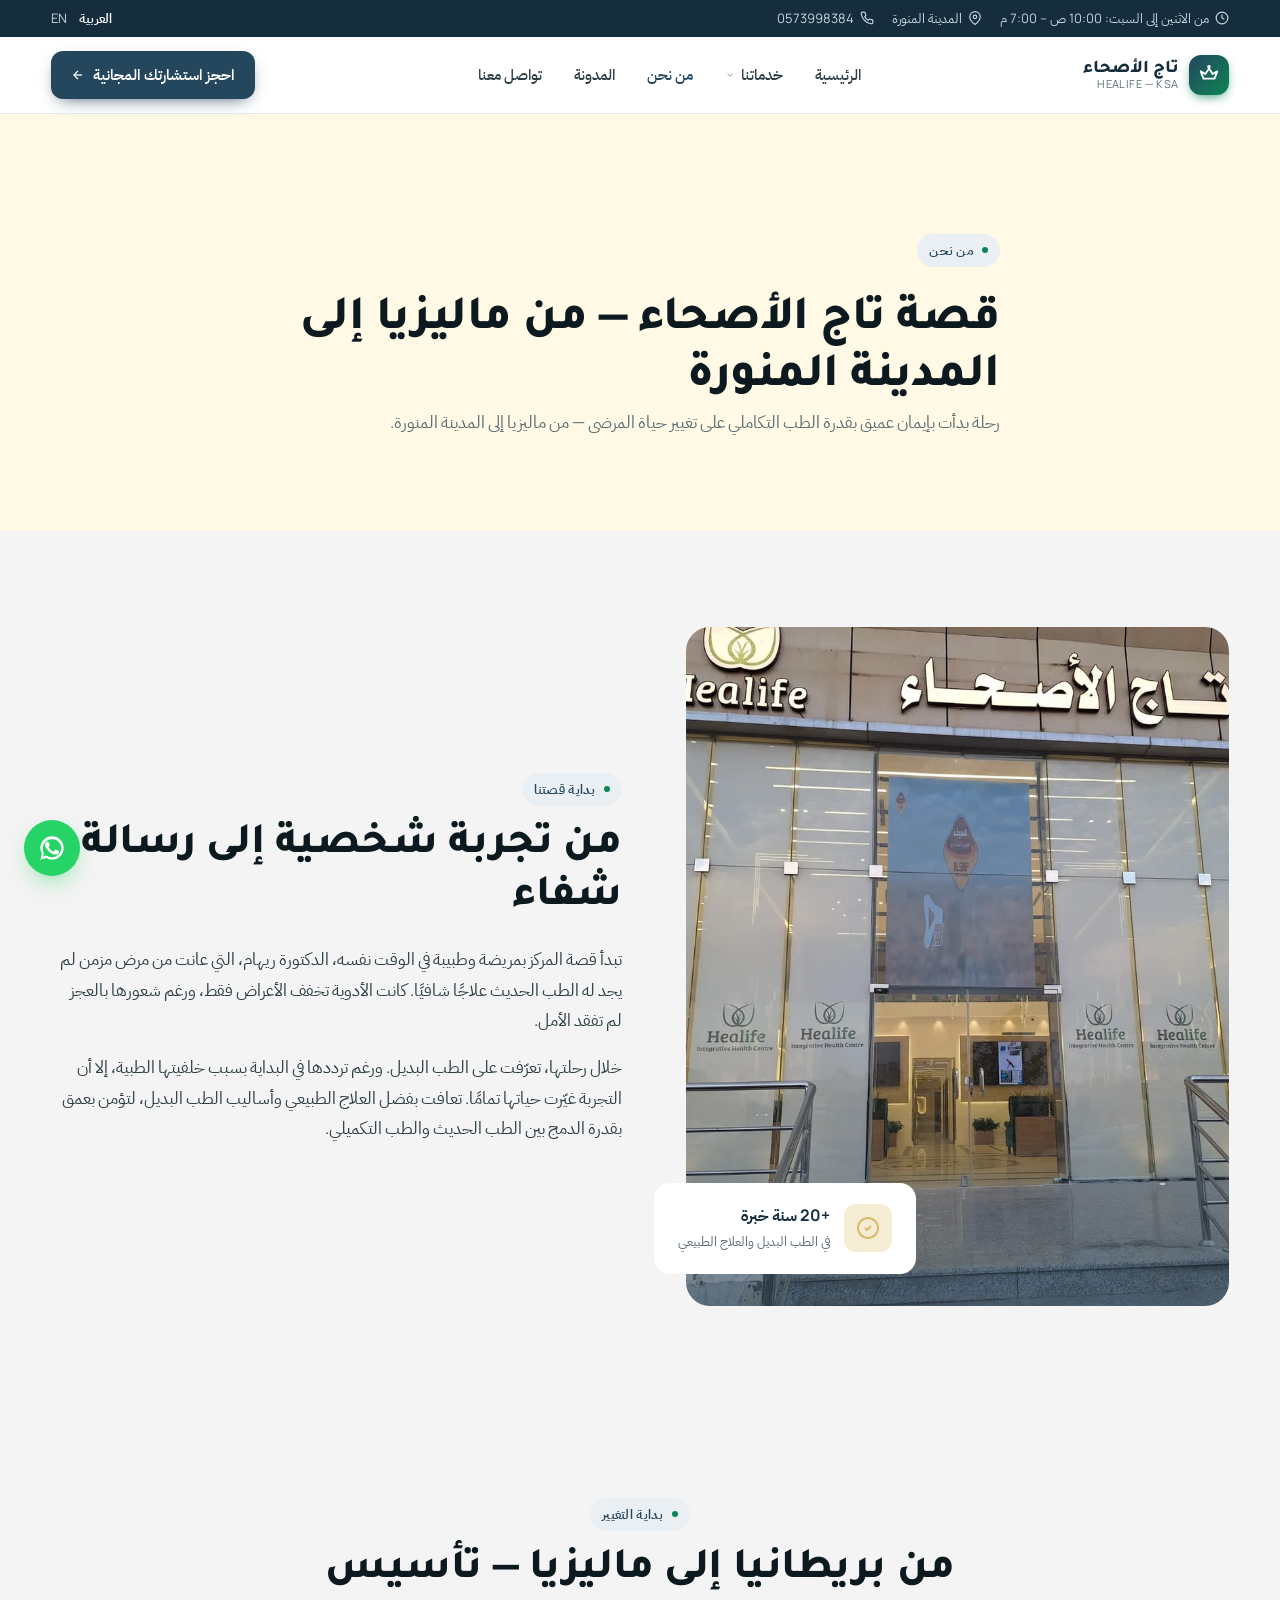
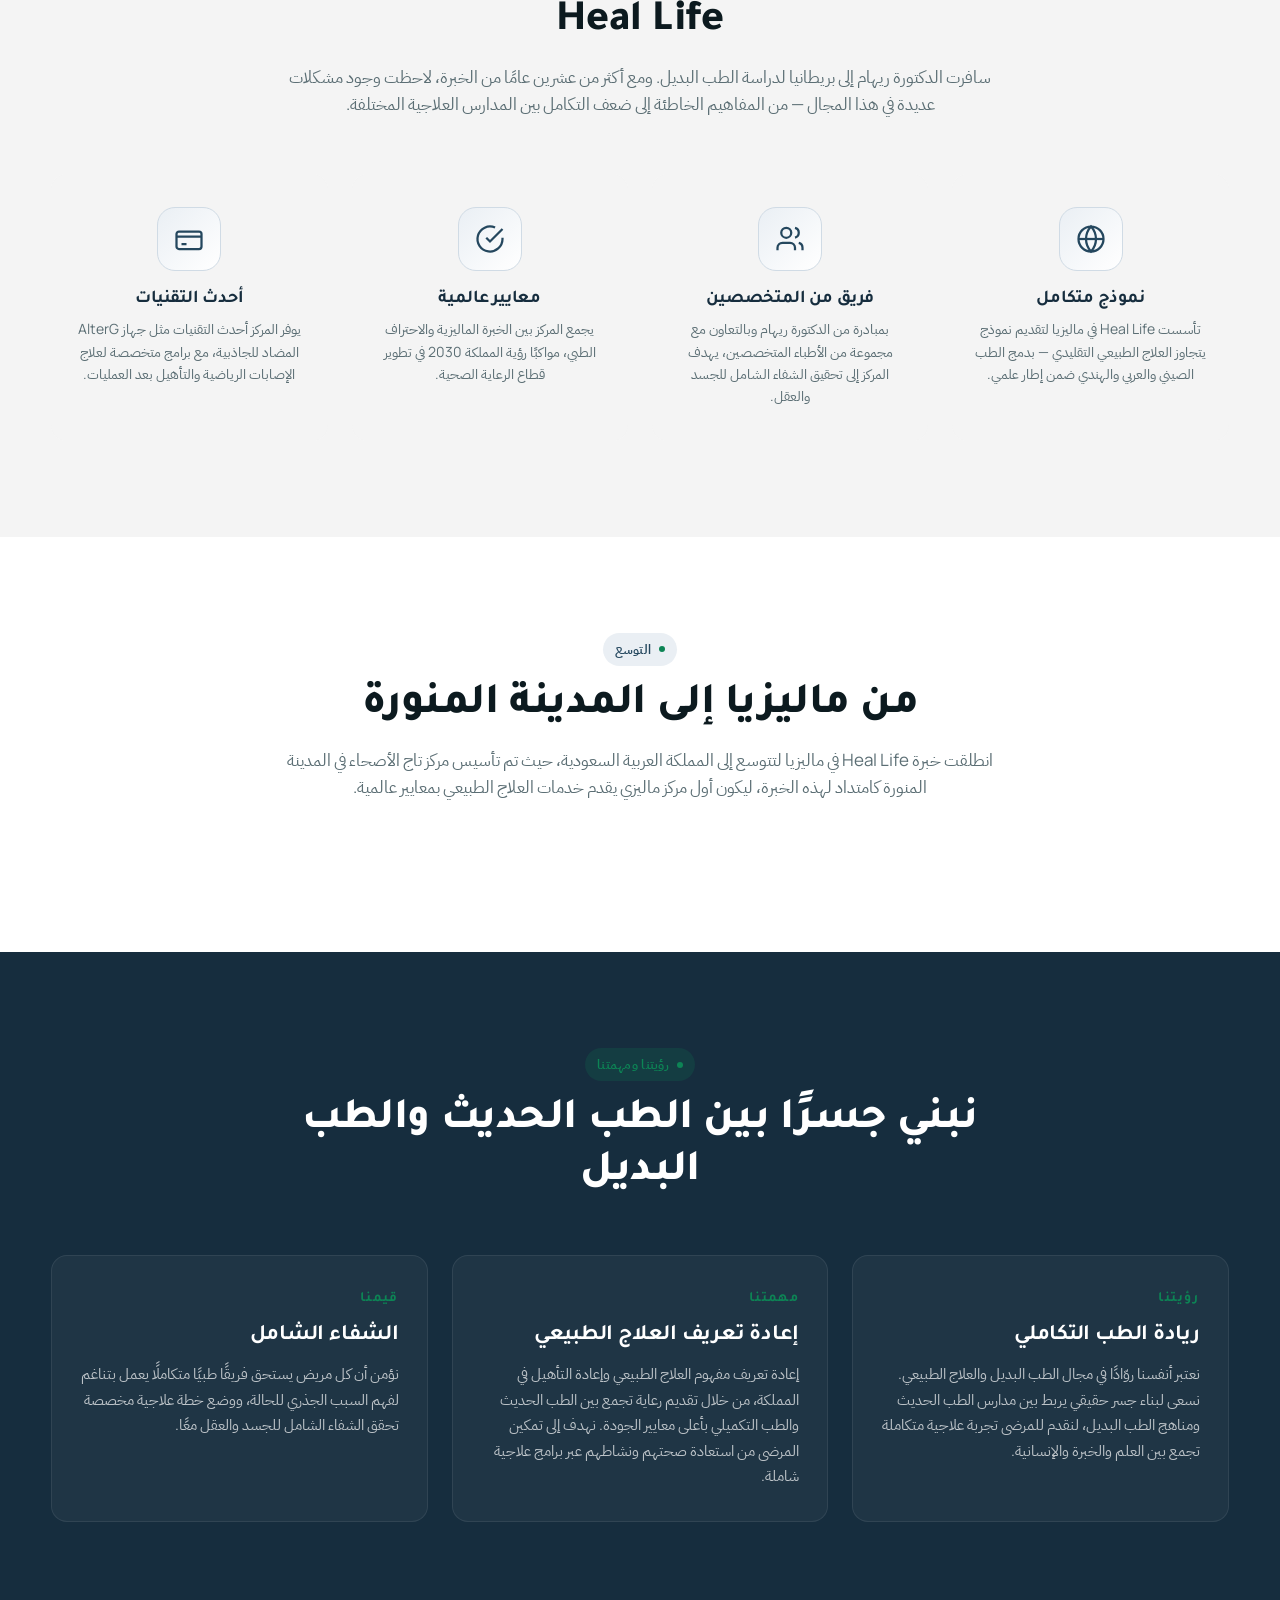
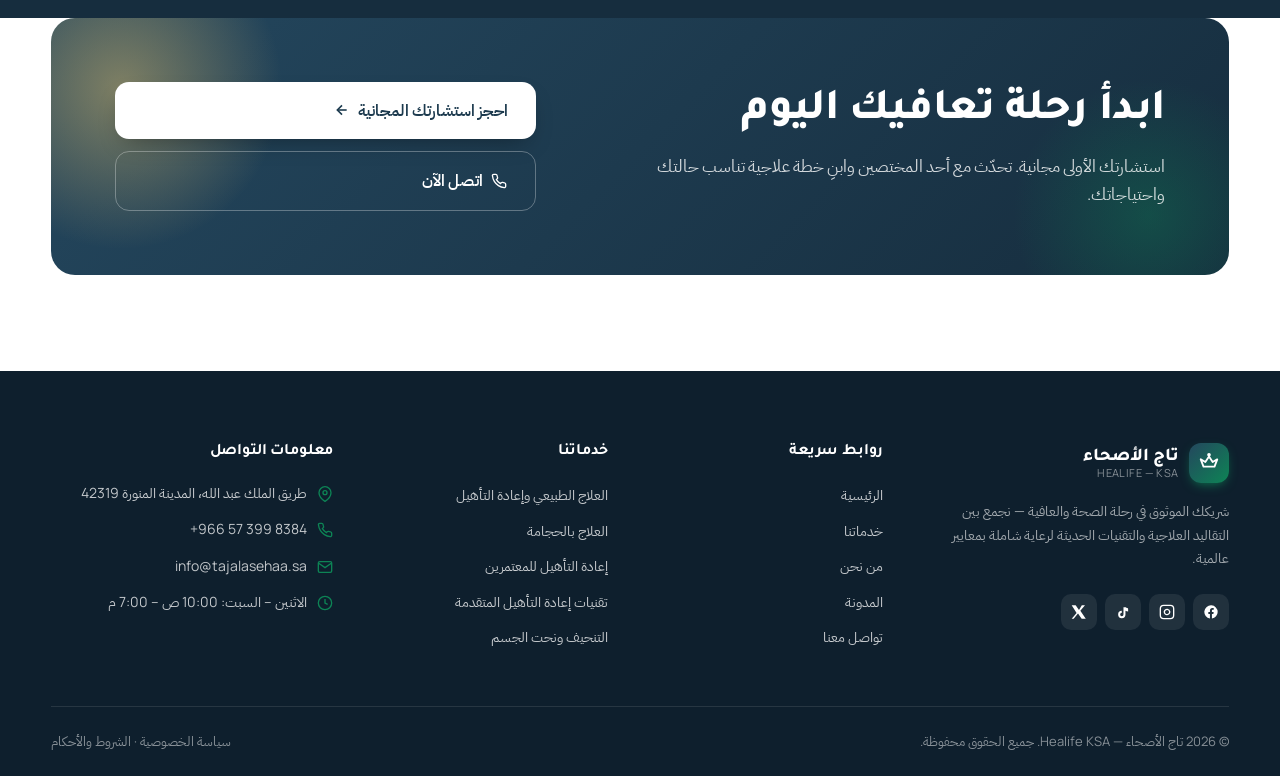
<file: tajelsehaa-website 2/about.html>
<!doctype html>
<html lang="ar" dir="rtl">
<head>
<meta charset="utf-8"/>
<meta name="viewport" content="width=device-width, initial-scale=1"/>
<title>من نحن | تاج الأصحاء - خبرة ماليزية في العلاج الطبيعي وإعادة التأهيل بالمدينة المنورة</title>
<meta name="description" content="تعرّف على قصة تاج الأصحاء، مركز العلاج الطبيعي وإعادة التأهيل في المدينة المنورة. خبرة ماليزية رائدة تجمع بين الطب الحديث والعلاجات الطبيعية لرعاية صحية شاملة."/>
<meta name="keywords" content="تاج الأصحاء, من نحن, علاج طبيعي المدينة المنورة, إعادة تأهيل, Heal Life, طب بديل, رؤية 2030, حجامة"/>
<link rel="canonical" href="https://tajalasehaa.sa/about-us/"/>
<meta property="og:title" content="من نحن | تاج الأصحاء - خبرة ماليزية في العلاج الطبيعي بالمدينة المنورة"/>
<meta property="og:description" content="مركز تاج الأصحاء — خبرة ماليزية رائدة في العلاج الطبيعي وإعادة التأهيل بالمدينة المنورة. نجمع بين الطب الحديث والطب البديل."/>
<meta property="og:type" content="website"/>
<meta property="og:url" content="https://tajalasehaa.sa/about-us/"/>
<meta property="og:locale" content="ar_SA"/>
<meta name="twitter:card" content="summary_large_image"/>
<meta name="robots" content="index, follow"/>
<link rel="alternate" hreflang="ar" href="https://tajalasehaa.sa/about-us/"/>
<link rel="preconnect" href="https://fonts.googleapis.com">
<link rel="preconnect" href="https://fonts.gstatic.com" crossorigin>
<link href="https://fonts.googleapis.com/css2?family=IBM+Plex+Sans+Arabic:wght@300;400;500;600;700&family=Manrope:wght@300;400;500;600;700;800&family=Tajawal:wght@400;500;700;800;900&display=swap" rel="stylesheet">
<link rel="icon" type="image/svg+xml" href="assets/images/favicon.svg">
<link rel="stylesheet" href="assets/css/styles.css">
<script type="application/ld+json">
{"@context":"https://schema.org","@type":"MedicalBusiness","name":"تاج الأصحاء","alternateName":"Taj AlAsehaa","url":"https://tajalasehaa.sa","description":"مركز علاج طبيعي وإعادة تأهيل متكامل في المدينة المنورة","address":{"@type":"PostalAddress","streetAddress":"طريق الملك عبد الله","addressLocality":"المدينة المنورة","addressRegion":"المدينة المنورة","postalCode":"42319","addressCountry":"SA"},"telephone":"+966573998384","email":"info@tajalasehaa.sa","openingHours":"Mo-Sa 10:00-19:00","priceRange":"$$","medicalSpecialty":"PhysicalTherapy"}
</script>
<style>
.nav-dropdown{position:relative;display:inline-block}
.nav-dropdown .dropdown-menu{display:none;position:absolute;top:100%;right:0;background:#fff;min-width:260px;border-radius:12px;box-shadow:0 8px 32px rgba(36,71,94,.12);padding:8px 0;z-index:1000;border:1px solid rgba(36,71,94,.06)}
.nav-dropdown:hover .dropdown-menu{display:block}
.dropdown-menu a{display:block;padding:10px 20px;color:var(--ink-900);font-size:.9rem;text-decoration:none;transition:background .2s,color .2s}
.dropdown-menu a:hover{background:var(--sand-50,#FFF9E5);color:var(--teal-700)}
</style>
</head>
<body>

<!-- Utility bar -->
<div class="util-bar">
<div class="container">
<div class="util-meta">
<span>
<svg viewBox="0 0 24 24" fill="none" stroke="currentColor" stroke-width="2"><circle cx="12" cy="12" r="10"/><polyline points="12,6 12,12 16,14"/></svg>
من الاثنين إلى السبت: 10:00 ص – 7:00 م
</span>
<span>
<svg viewBox="0 0 24 24" fill="none" stroke="currentColor" stroke-width="2"><path d="M21 10c0 7-9 13-9 13s-9-6-9-13a9 9 0 0 1 18 0z"/><circle cx="12" cy="10" r="3"/></svg>
المدينة المنورة
</span>
<span>
<svg viewBox="0 0 24 24" fill="none" stroke="currentColor" stroke-width="2"><path d="M22 16.92v3a2 2 0 0 1-2.18 2 19.79 19.79 0 0 1-8.63-3.07 19.5 19.5 0 0 1-6-6A19.79 19.79 0 0 1 2.13 4.18 2 2 0 0 1 4.11 2h3a2 2 0 0 1 2 1.72c.13.96.36 1.9.7 2.81a2 2 0 0 1-.45 2.11L8.09 9.91a16 16 0 0 0 6 6l1.27-1.27a2 2 0 0 1 2.11-.45c.91.34 1.85.57 2.81.7A2 2 0 0 1 22 16.92z"/></svg>
<span style="direction:ltr">0573998384</span>
</span>
</div>
<div class="util-lang">
<button class="active">العربية</button>
<button>EN</button>
</div>
</div>
</div>

<!-- Header -->
<header class="site-header">
<div class="container nav">
<a class="logo" href="index.html">
<div class="logo-mark">
<svg viewBox="0 0 24 24" fill="none" stroke="currentColor" stroke-width="2" stroke-linecap="round" stroke-linejoin="round">
<path d="M3 8l3 8h12l3-8-5 3-4-6-4 6z"/><circle cx="12" cy="3" r="1" fill="currentColor"/>
</svg>
</div>
<div class="logo-text">
<strong>تاج الأصحاء</strong>
<small>HEALIFE — KSA</small>
</div>
</a>
<nav class="nav-menu">
<a href="index.html">الرئيسية</a>
<div class="nav-dropdown">
          <a href="services.html" class="has-dropdown">خدماتنا <svg class="caret" viewBox="0 0 24 24" fill="none" stroke="currentColor" stroke-width="2"><polyline points="6,9 12,15 18,9"/></svg></a>
          <div class="dropdown-menu">
            <a href="services/physiotherapy-rehabilitation.html">العلاج الطبيعي وإعادة التأهيل</a>
            <a href="services/pain-management.html">إدارة الألم واستعادة الحركة</a>
            <a href="services/specialized-rehab-pilgrims.html">إعادة التأهيل للمعتمرين</a>
            <a href="services/advanced-rehab-tech.html">تقنيات إعادة التأهيل المتقدمة</a>
            <a href="services/slimming.html">التنحيف ونحت الجسم</a>
            <a href="services/cupping-therapy.html">العلاج بالحجامة</a>
            <a href="services/home-physiotherapy.html">العلاج الطبيعي المنزلي</a>
          </div>
          </div>
<a href="about.html" class="active">من نحن</a>
<a href="blog.html">المدونة</a>
<a href="contact.html">تواصل معنا</a>
</nav>
<div class="nav-cta">
<a href="contact.html" class="btn btn-primary">
احجز استشارتك المجانية
<svg viewBox="0 0 24 24" fill="none" stroke="currentColor" stroke-width="2.2" width="14" height="14"><line x1="19" y1="12" x2="5" y2="12"/><polyline points="12,19 5,12 12,5"/></svg>
</a>
</div>
</div>
</header>

<!-- Page Hero -->
<section class="block" style="padding-top:120px; padding-bottom:40px; background:var(--sand-50);">
<div class="container">
<div class="block-head" style="text-align:start;">
<span class="eyebrow">من نحن</span>
<h1 style="font-size:clamp(2rem,4vw,3rem); margin-top:12px;">قصة تاج الأصحاء — من ماليزيا إلى المدينة المنورة</h1>
<p style="max-width:720px;">رحلة بدأت بإيمان عميق بقدرة الطب التكاملي على تغيير حياة المرضى — من ماليزيا إلى المدينة المنورة.</p>
</div>
</div>
</section>

<!-- Story Section: بداية قصتنا -->
<section class="block about">
<div class="container">
<div class="about-grid">
<div class="about-imgs">
<div class="main"></div>
<div class="pill">
<div class="ico">
<svg viewBox="0 0 24 24" fill="none" stroke="currentColor" stroke-width="2"><path d="M9 12l2 2 4-4"/><circle cx="12" cy="12" r="10"/></svg>
</div>
<div>
<strong>+20 سنة خبرة</strong>
<small>في الطب البديل والعلاج الطبيعي</small>
</div>
</div>
</div>
<div>
<span class="eyebrow">بداية قصتنا</span>
<h2 style="margin-top:14px;">من تجربة شخصية إلى رسالة شفاء</h2>
<p>تبدأ قصة المركز بمريضة وطبيبة في الوقت نفسه، الدكتورة ريهام، التي عانت من مرض مزمن لم يجد له الطب الحديث علاجًا شافيًا. كانت الأدوية تخفف الأعراض فقط، ورغم شعورها بالعجز لم تفقد الأمل.</p>
<p>خلال رحلتها، تعرّفت على الطب البديل. ورغم ترددها في البداية بسبب خلفيتها الطبية، إلا أن التجربة غيّرت حياتها تمامًا. تعافت بفضل العلاج الطبيعي وأساليب الطب البديل، لتؤمن بعمق بقدرة الدمج بين الطب الحديث والطب التكميلي.</p>
</div>
</div>
</div>
</section>

<!-- بداية التغيير -->
<section class="block" style="background:var(--bg-soft);">
<div class="container">
<div class="block-head">
<span class="eyebrow">بداية التغيير</span>
<h2>من بريطانيا إلى ماليزيا — تأسيس Heal Life</h2>
<p style="max-width:780px;">سافرت الدكتورة ريهام إلى بريطانيا لدراسة الطب البديل. ومع أكثر من عشرين عامًا من الخبرة، لاحظت وجود مشكلات عديدة في هذا المجال — من المفاهيم الخاطئة إلى ضعف التكامل بين المدارس العلاجية المختلفة.</p>
</div>
<div class="why-grid">
<div class="why-card">
<div class="ico">
<svg viewBox="0 0 24 24" fill="none" stroke="currentColor" stroke-width="1.8"><circle cx="12" cy="12" r="10"/><path d="M12 2a15 15 0 0 1 4 10 15 15 0 0 1-4 10 15 15 0 0 1-4-10 15 15 0 0 1 4-10z"/><path d="M2 12h20"/></svg>
</div>
<h3>نموذج متكامل</h3>
<p>تأسست Heal Life في ماليزيا لتقديم نموذج يتجاوز العلاج الطبيعي التقليدي — بدمج الطب الصيني والعربي والهندي ضمن إطار علمي.</p>
</div>
<div class="why-card">
<div class="ico">
<svg viewBox="0 0 24 24" fill="none" stroke="currentColor" stroke-width="1.8"><path d="M16 21v-2a4 4 0 0 0-4-4H6a4 4 0 0 0-4 4v2"/><circle cx="9" cy="7" r="4"/><path d="M22 21v-2a4 4 0 0 0-3-3.87M16 3.13a4 4 0 0 1 0 7.75"/></svg>
</div>
<h3>فريق من المتخصصين</h3>
<p>بمبادرة من الدكتورة ريهام وبالتعاون مع مجموعة من الأطباء المتخصصين، يهدف المركز إلى تحقيق الشفاء الشامل للجسد والعقل.</p>
</div>
<div class="why-card">
<div class="ico">
<svg viewBox="0 0 24 24" fill="none" stroke="currentColor" stroke-width="1.8"><path d="M22 11.08V12a10 10 0 1 1-5.93-9.14"/><polyline points="22,4 12,14.01 9,11.01"/></svg>
</div>
<h3>معايير عالمية</h3>
<p>يجمع المركز بين الخبرة الماليزية والاحتراف الطبي، مواكبًا رؤية المملكة 2030 في تطوير قطاع الرعاية الصحية.</p>
</div>
<div class="why-card">
<div class="ico">
<svg viewBox="0 0 24 24" fill="none" stroke="currentColor" stroke-width="1.8"><rect x="2" y="6" width="20" height="14" rx="2"/><path d="M2 10h20M6 16h4"/></svg>
</div>
<h3>أحدث التقنيات</h3>
<p>يوفر المركز أحدث التقنيات مثل جهاز AlterG المضاد للجاذبية، مع برامج متخصصة لعلاج الإصابات الرياضية والتأهيل بعد العمليات.</p>
</div>
</div>
</div>
</section>

<!-- من ماليزيا إلى المدينة المنورة -->
<section class="block">
<div class="container">
<div class="block-head">
<span class="eyebrow">التوسع</span>
<h2>من ماليزيا إلى المدينة المنورة</h2>
<p style="max-width:780px;">انطلقت خبرة Heal Life في ماليزيا لتتوسع إلى المملكة العربية السعودية، حيث تم تأسيس مركز تاج الأصحاء في المدينة المنورة كامتداد لهذه الخبرة، ليكون أول مركز ماليزي يقدم خدمات العلاج الطبيعي بمعايير عالمية.</p>
</div>
</div>
</section>

<!-- رؤيتنا ومهمتنا -->
<section class="block techniques">
<div class="container">
<div class="block-head">
<span class="eyebrow">رؤيتنا ومهمتنا</span>
<h2>نبني جسرًا بين الطب الحديث والطب البديل</h2>
</div>
<div class="tech-grid">
<div class="tech-card">
<div class="tech-num">رؤيتنا</div>
<h3>ريادة الطب التكاملي</h3>
<p>نعتبر أنفسنا روّادًا في مجال الطب البديل والعلاج الطبيعي. نسعى لبناء جسر حقيقي يربط بين مدارس الطب الحديث ومناهج الطب البديل، لنقدم للمرضى تجربة علاجية متكاملة تجمع بين العلم والخبرة والإنسانية.</p>
</div>
<div class="tech-card">
<div class="tech-num">مهمتنا</div>
<h3>إعادة تعريف العلاج الطبيعي</h3>
<p>إعادة تعريف مفهوم العلاج الطبيعي وإعادة التأهيل في المملكة، من خلال تقديم رعاية تجمع بين الطب الحديث والطب التكميلي بأعلى معايير الجودة. نهدف إلى تمكين المرضى من استعادة صحتهم ونشاطهم عبر برامج علاجية شاملة.</p>
</div>
<div class="tech-card">
<div class="tech-num">قيمنا</div>
<h3>الشفاء الشامل</h3>
<p>نؤمن أن كل مريض يستحق فريقًا طبيًا متكاملًا يعمل بتناغم لفهم السبب الجذري للحالة، ووضع خطة علاجية مخصصة تحقق الشفاء الشامل للجسد والعقل معًا.</p>
</div>
</div>
</div>
</section>

<!-- CTA -->
<section style="padding: 0 0 96px;">
<div class="cta-banner">
<div class="cta-banner-grid">
<div>
<h2>ابدأ رحلة تعافيك اليوم</h2>
<p>استشارتك الأولى مجانية. تحدّث مع أحد المختصين وابنِ خطة علاجية تناسب حالتك واحتياجاتك.</p>
</div>
<div class="cta-banner-actions">
<a href="contact.html" class="btn btn-primary btn-large">
احجز استشارتك المجانية
<svg viewBox="0 0 24 24" fill="none" stroke="currentColor" stroke-width="2.4" width="16" height="16"><line x1="19" y1="12" x2="5" y2="12"/><polyline points="12,19 5,12 12,5"/></svg>
</a>
<a href="tel:+966573998384" class="btn btn-secondary btn-large">
<svg viewBox="0 0 24 24" fill="none" stroke="currentColor" stroke-width="2" width="16" height="16"><path d="M22 16.92v3a2 2 0 0 1-2.18 2 19.79 19.79 0 0 1-8.63-3.07 19.5 19.5 0 0 1-6-6A19.79 19.79 0 0 1 2.13 4.18 2 2 0 0 1 4.11 2h3a2 2 0 0 1 2 1.72c.13.96.36 1.9.7 2.81a2 2 0 0 1-.45 2.11L8.09 9.91a16 16 0 0 0 6 6l1.27-1.27a2 2 0 0 1 2.11-.45c.91.34 1.85.57 2.81.7A2 2 0 0 1 22 16.92z"/></svg>
اتصل الآن
</a>
</div>
</div>
</div>
</section>

<!-- Footer -->
<footer class="footer">
<div class="container">
<div class="footer-grid">
<div class="footer-about">
<a class="logo" href="index.html">
<div class="logo-mark">
<svg viewBox="0 0 24 24" fill="none" stroke="currentColor" stroke-width="2" stroke-linecap="round" stroke-linejoin="round">
<path d="M3 8l3 8h12l3-8-5 3-4-6-4 6z"/><circle cx="12" cy="3" r="1" fill="currentColor"/>
</svg>
</div>
<div class="logo-text">
<strong style="color:white;">تاج الأصحاء</strong>
<small style="color:rgba(255,255,255,0.5);">HEALIFE — KSA</small>
</div>
</a>
<p>شريكك الموثوق في رحلة الصحة والعافية — نجمع بين التقاليد العلاجية والتقنيات الحديثة لرعاية شاملة بمعايير عالمية.</p>
<div class="socials">
<a href="#" aria-label="Facebook"><svg viewBox="0 0 24 24" fill="currentColor"><path d="M22 12a10 10 0 1 0-11.6 9.9V14.9H8V12h2.4V9.8c0-2.4 1.4-3.7 3.6-3.7 1 0 2.1.2 2.1.2v2.3h-1.2c-1.2 0-1.5.7-1.5 1.4V12h2.6l-.4 2.9h-2.2v7A10 10 0 0 0 22 12z"/></svg></a>
<a href="#" aria-label="Instagram"><svg viewBox="0 0 24 24" fill="none" stroke="currentColor" stroke-width="2"><rect x="2" y="2" width="20" height="20" rx="5"/><path d="M16 11.4A4 4 0 1 1 12.6 8 4 4 0 0 1 16 11.4z"/><line x1="17.5" y1="6.5" x2="17.5" y2="6.5"/></svg></a>
<a href="#" aria-label="TikTok"><svg viewBox="0 0 24 24" fill="currentColor"><path d="M19.6 6.3a4.6 4.6 0 0 1-3.4-1.5h-3.5v11a2.5 2.5 0 1 1-2.5-2.5v-3a5.5 5.5 0 1 0 5.5 5.5V10a7.6 7.6 0 0 0 4 1.2V8.1a4.6 4.6 0 0 1-.1-1.8z"/></svg></a>
<a href="#" aria-label="Twitter"><svg viewBox="0 0 24 24" fill="currentColor"><path d="M18.2 2H21l-7 8 8.2 12H16l-5.5-7.6L4 22H1l7.4-8.5L1 2h6l5 7 4.2-7z"/></svg></a>
</div>
</div>
<div>
<h4>روابط سريعة</h4>
<ul>
<li><a href="index.html">الرئيسية</a></li>
<li><a href="services.html">خدماتنا</a></li>
<li><a href="about.html">من نحن</a></li>
<li><a href="blog.html">المدونة</a></li>
<li><a href="contact.html">تواصل معنا</a></li>
</ul>
</div>
<div>
<h4>خدماتنا</h4>
<ul>
<li><a href="services/physiotherapy-rehabilitation.html">العلاج الطبيعي وإعادة التأهيل</a></li>
<li><a href="services/cupping-therapy.html">العلاج بالحجامة</a></li>
<li><a href="services/specialized-rehab-pilgrims.html">إعادة التأهيل للمعتمرين</a></li>
<li><a href="services/advanced-rehab-tech.html">تقنيات إعادة التأهيل المتقدمة</a></li>
<li><a href="services/slimming.html">التنحيف ونحت الجسم</a></li>
</ul>
</div>
<div class="footer-contact">
<h4>معلومات التواصل</h4>
<div class="item">
<svg viewBox="0 0 24 24" fill="none" stroke="currentColor" stroke-width="2"><path d="M21 10c0 7-9 13-9 13s-9-6-9-13a9 9 0 0 1 18 0z"/><circle cx="12" cy="10" r="3"/></svg>
<span>طريق الملك عبد الله، المدينة المنورة 42319</span>
</div>
<div class="item">
<svg viewBox="0 0 24 24" fill="none" stroke="currentColor" stroke-width="2"><path d="M22 16.92v3a2 2 0 0 1-2.18 2 19.79 19.79 0 0 1-8.63-3.07 19.5 19.5 0 0 1-6-6A19.79 19.79 0 0 1 2.13 4.18 2 2 0 0 1 4.11 2h3a2 2 0 0 1 2 1.72c.13.96.36 1.9.7 2.81a2 2 0 0 1-.45 2.11L8.09 9.91a16 16 0 0 0 6 6l1.27-1.27a2 2 0 0 1 2.11-.45c.91.34 1.85.57 2.81.7A2 2 0 0 1 22 16.92z"/></svg>
<span style="direction:ltr;display:inline-block">+966 57 399 8384</span>
</div>
<div class="item">
<svg viewBox="0 0 24 24" fill="none" stroke="currentColor" stroke-width="2"><path d="M4 4h16c1.1 0 2 .9 2 2v12c0 1.1-.9 2-2 2H4c-1.1 0-2-.9-2-2V6c0-1.1.9-2 2-2z"/><polyline points="22,6 12,13 2,6"/></svg>
<span style="direction:ltr;display:inline-block">info@tajalasehaa.sa</span>
</div>
<div class="item">
<svg viewBox="0 0 24 24" fill="none" stroke="currentColor" stroke-width="2"><circle cx="12" cy="12" r="10"/><polyline points="12,6 12,12 16,14"/></svg>
<span>الاثنين – السبت: 10:00 ص – 7:00 م</span>
</div>
</div>
</div>
<div class="footer-bottom">
<span>© 2026 تاج الأصحاء — Healife KSA. جميع الحقوق محفوظة.</span>
<span>سياسة الخصوصية · الشروط والأحكام</span>
</div>
</div>
</footer>

<a href="https://wa.me/966573998384" class="float-wa" aria-label="WhatsApp">
<svg viewBox="0 0 24 24" fill="currentColor"><path d="M17.5 14.4c-.3-.1-1.7-.8-2-.9s-.5-.1-.7.1-.8.9-1 1.1-.4.2-.7.1c-.3-.1-1.2-.4-2.3-1.4-.9-.8-1.4-1.7-1.6-2-.2-.3 0-.5.1-.6.1-.1.3-.4.4-.5.1-.2.2-.3.3-.5s.1-.4 0-.5c-.1-.1-.7-1.6-.9-2.2-.2-.6-.5-.5-.7-.5h-.6c-.2 0-.5.1-.8.4s-1 1-1 2.4 1 2.8 1.2 3 2.1 3.2 5.1 4.5c.7.3 1.3.5 1.7.6.7.2 1.4.2 1.9.1.6-.1 1.7-.7 2-1.4.2-.7.2-1.2.2-1.4-.2-.1-.5-.2-.8-.4zM12 2A10 10 0 0 0 2 12a10 10 0 0 0 1.4 5.1L2 22l5-1.4A10 10 0 0 0 12 22a10 10 0 0 0 0-20zm0 18a8 8 0 0 1-4.4-1.3l-.3-.2-3 .8.8-2.9-.2-.3A8 8 0 1 1 20 12a8 8 0 0 1-8 8z"/></svg>
</a>

<script src="assets/js/main.js"></script>
</body>
</html>
</file>
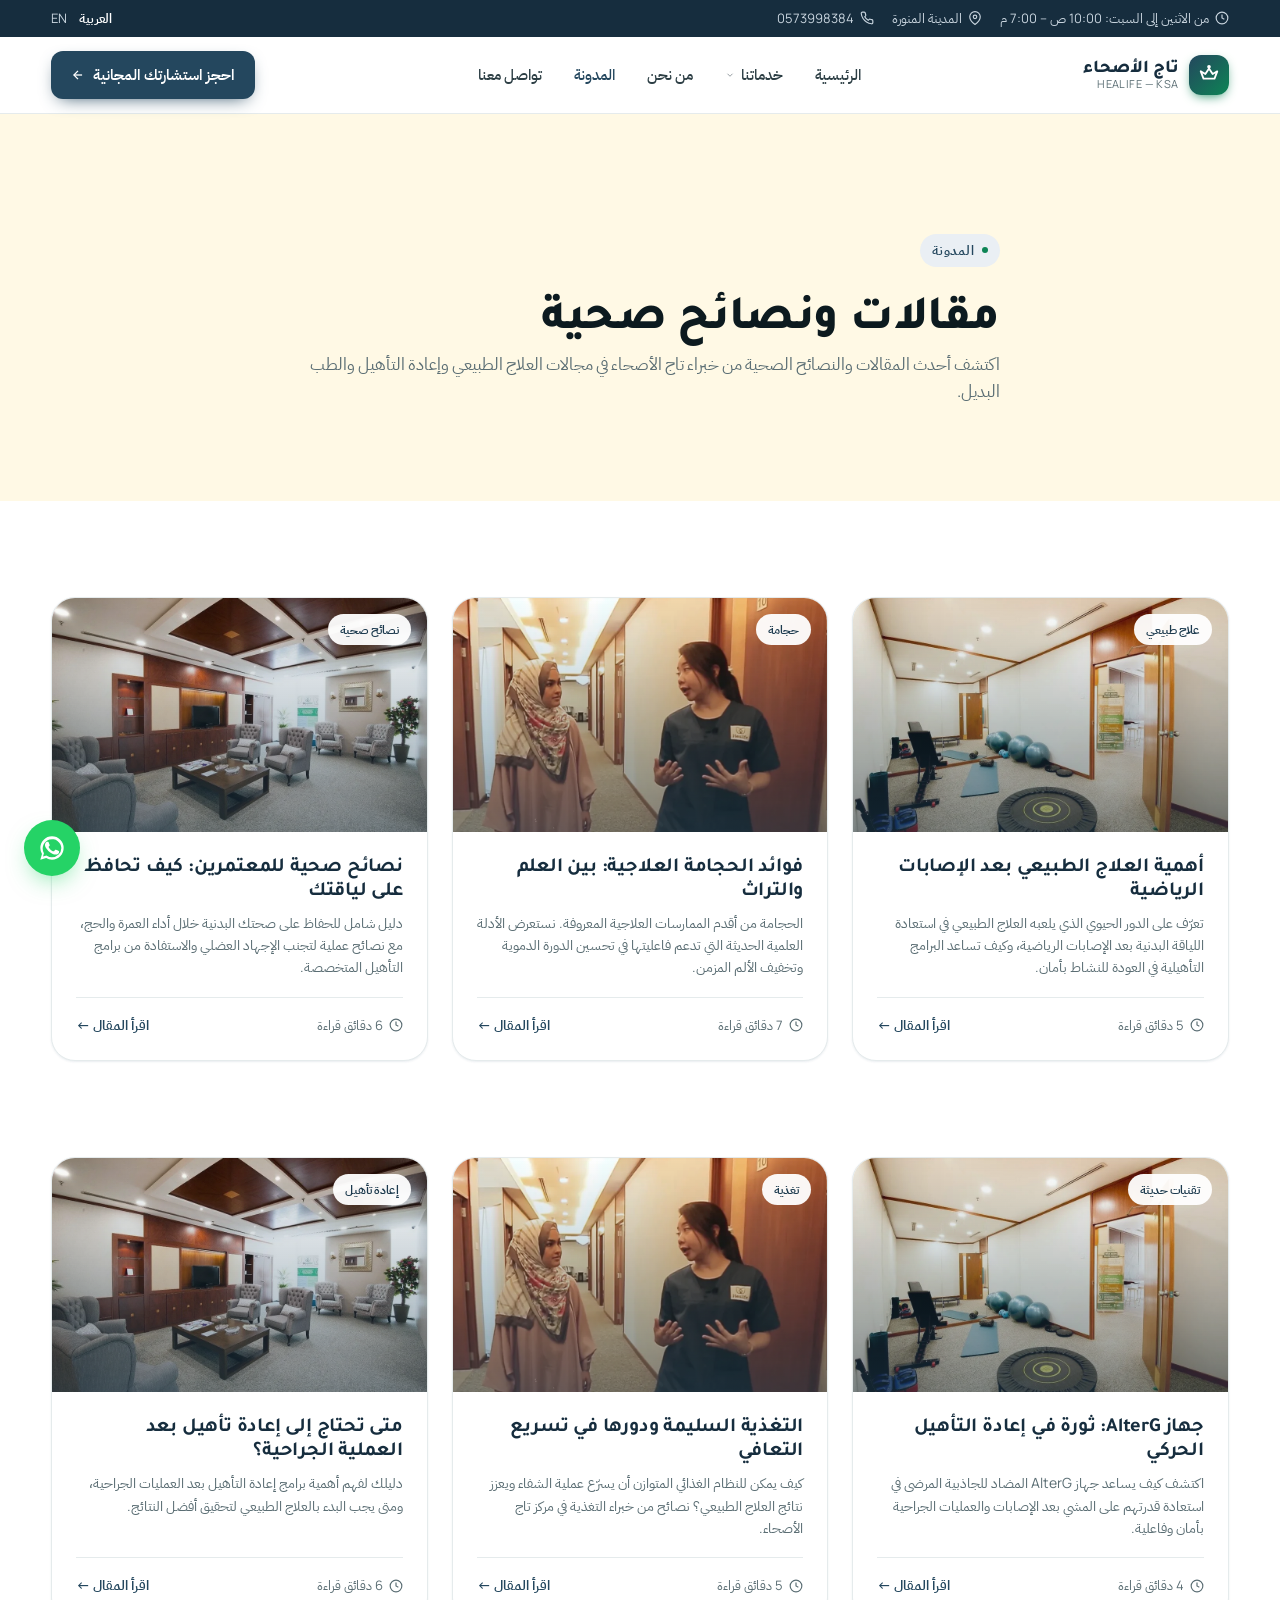
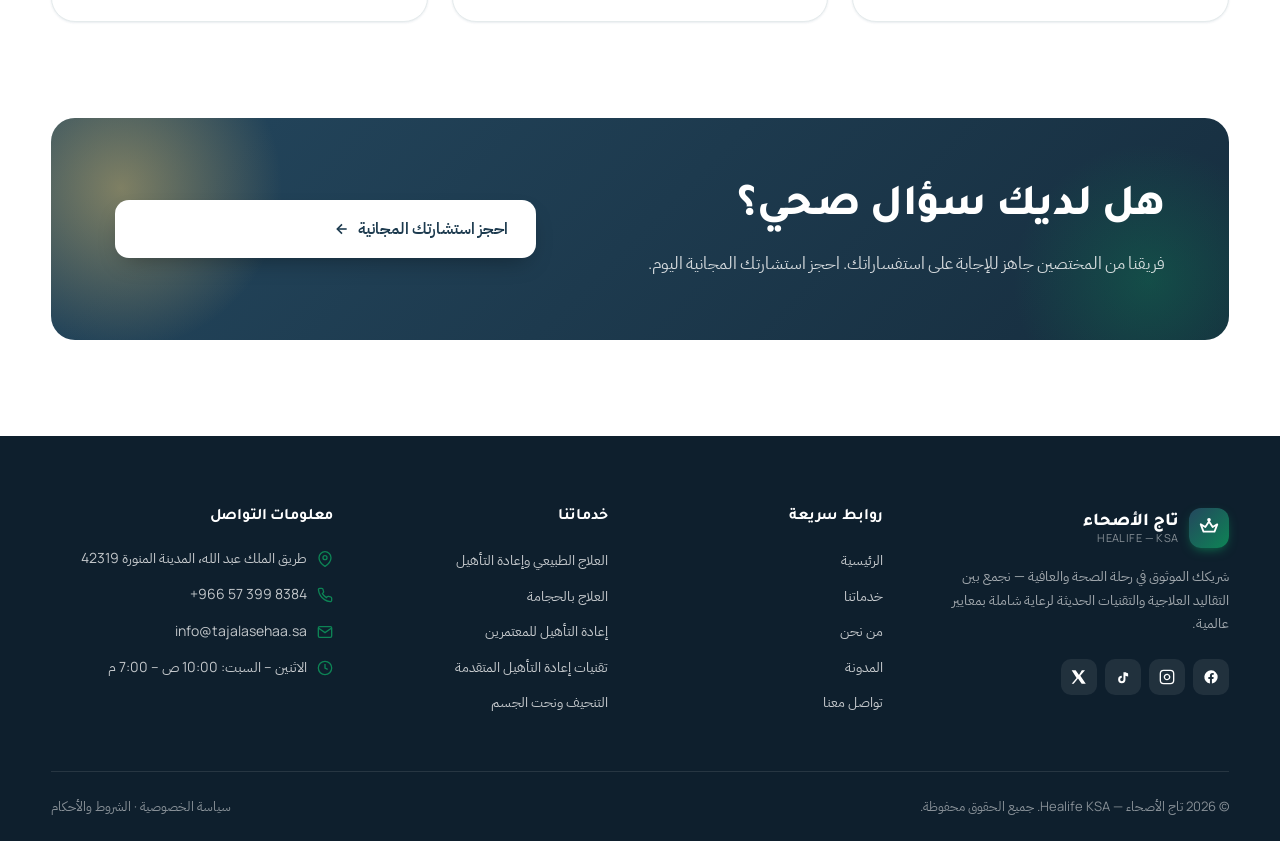
<file: tajelsehaa-website 2/blog.html>
<!doctype html>
<html lang="ar" dir="rtl">
<head>
<meta charset="utf-8"/>
<meta name="viewport" content="width=device-width, initial-scale=1"/>
<title>المدونة — تاج الأصحاء | مقالات صحية عن العلاج الطبيعي وإعادة التأهيل</title>
<meta name="description" content="مدونة تاج الأصحاء — مقالات متخصصة في العلاج الطبيعي، إعادة التأهيل، الحجامة، التغذية الصحية، ونصائح طبية موثوقة من خبراء المدينة المنورة."/>
<meta name="keywords" content="مدونة تاج الأصحاء, مقالات علاج طبيعي, نصائح صحية, حجامة, إعادة تأهيل, المدينة المنورة"/>
<link rel="canonical" href="https://tajalasehaa.sa/blog/"/>
<meta property="og:title" content="المدونة — تاج الأصحاء"/>
<meta property="og:description" content="مقالات ونصائح صحية متخصصة من خبراء مركز تاج الأصحاء في المدينة المنورة"/>
<meta property="og:type" content="blog"/>
<meta property="og:url" content="https://tajalasehaa.sa/blog/"/>
<meta property="og:locale" content="ar_SA"/>
<meta name="robots" content="index, follow"/>
<link rel="preconnect" href="https://fonts.googleapis.com">
<link rel="preconnect" href="https://fonts.gstatic.com" crossorigin>
<link href="https://fonts.googleapis.com/css2?family=IBM+Plex+Sans+Arabic:wght@300;400;500;600;700&family=Manrope:wght@300;400;500;600;700;800&family=Tajawal:wght@400;500;700;800;900&display=swap" rel="stylesheet">
<link rel="icon" type="image/svg+xml" href="assets/images/favicon.svg">
<link rel="stylesheet" href="assets/css/styles.css">
<style>.nav-dropdown{position:relative;display:inline-block}.nav-dropdown .dropdown-menu{display:none;position:absolute;top:100%;right:0;background:#fff;min-width:260px;border-radius:12px;box-shadow:0 8px 32px rgba(36,71,94,.12);padding:8px 0;z-index:1000;border:1px solid rgba(36,71,94,.06)}.nav-dropdown:hover .dropdown-menu{display:block}.dropdown-menu a{display:block;padding:10px 20px;color:var(--ink-900);font-size:.9rem;text-decoration:none;transition:background .2s,color .2s}.dropdown-menu a:hover{background:var(--sand-50,#FFF9E5);color:var(--teal-700)}</style>

    <script type="application/ld+json">
    {
      "@context": "https://schema.org",
      "@type": "Blog",
      "name": "مدونة تاج الأصحاء",
      "description": "مقالات صحية متخصصة عن العلاج الطبيعي وإعادة التأهيل",
      "url": "https://tajalasehaa.sa/blog.html",
      "inLanguage": "ar",
      "publisher": {
        "@type": "MedicalClinic",
        "name": "تاج الأصحاء - HealLife",
        "address": {"@type": "PostalAddress", "addressLocality": "المدينة المنورة", "addressCountry": "SA"}
      }
    }
    </script>
  </head>
<body>

<!-- Utility bar -->
<div class="util-bar"><div class="container"><div class="util-meta">
<span><svg viewBox="0 0 24 24" fill="none" stroke="currentColor" stroke-width="2"><circle cx="12" cy="12" r="10"/><polyline points="12,6 12,12 16,14"/></svg> من الاثنين إلى السبت: 10:00 ص – 7:00 م</span>
<span><svg viewBox="0 0 24 24" fill="none" stroke="currentColor" stroke-width="2"><path d="M21 10c0 7-9 13-9 13s-9-6-9-13a9 9 0 0 1 18 0z"/><circle cx="12" cy="10" r="3"/></svg> المدينة المنورة</span>
<span><svg viewBox="0 0 24 24" fill="none" stroke="currentColor" stroke-width="2"><path d="M22 16.92v3a2 2 0 0 1-2.18 2 19.79 19.79 0 0 1-8.63-3.07 19.5 19.5 0 0 1-6-6A19.79 19.79 0 0 1 2.13 4.18 2 2 0 0 1 4.11 2h3a2 2 0 0 1 2 1.72c.13.96.36 1.9.7 2.81a2 2 0 0 1-.45 2.11L8.09 9.91a16 16 0 0 0 6 6l1.27-1.27a2 2 0 0 1 2.11-.45c.91.34 1.85.57 2.81.7A2 2 0 0 1 22 16.92z"/></svg> <span style="direction:ltr">0573998384</span></span>
</div><div class="util-lang"><button class="active">العربية</button><button>EN</button></div></div></div>

<!-- Header -->
<header class="site-header"><div class="container nav">
<a class="logo" href="index.html"><div class="logo-mark"><svg viewBox="0 0 24 24" fill="none" stroke="currentColor" stroke-width="2" stroke-linecap="round" stroke-linejoin="round"><path d="M3 8l3 8h12l3-8-5 3-4-6-4 6z"/><circle cx="12" cy="3" r="1" fill="currentColor"/></svg></div><div class="logo-text"><strong>تاج الأصحاء</strong><small>HEALIFE — KSA</small></div></a>
<nav class="nav-menu">
<a href="index.html">الرئيسية</a>
<div class="nav-dropdown"><a href="services.html" class="has-dropdown">خدماتنا <svg class="caret" viewBox="0 0 24 24" fill="none" stroke="currentColor" stroke-width="2"><polyline points="6,9 12,15 18,9"/></svg></a><div class="dropdown-menu"><a href="services/physiotherapy-rehabilitation.html">العلاج الطبيعي وإعادة التأهيل</a><a href="services/pain-management.html">إدارة الألم واستعادة الحركة</a><a href="services/specialized-rehab-pilgrims.html">إعادة التأهيل للمعتمرين</a><a href="services/advanced-rehab-tech.html">تقنيات إعادة التأهيل المتقدمة</a><a href="services/slimming.html">التنحيف ونحت الجسم</a><a href="services/cupping-therapy.html">العلاج بالحجامة</a><a href="services/home-physiotherapy.html">العلاج الطبيعي المنزلي</a></div></div>
<a href="about.html">من نحن</a>
<a href="blog.html" class="active">المدونة</a>
<a href="contact.html">تواصل معنا</a>
</nav>
<div class="nav-cta"><a href="contact.html" class="btn btn-primary">احجز استشارتك المجانية <svg viewBox="0 0 24 24" fill="none" stroke="currentColor" stroke-width="2.2" width="14" height="14"><line x1="19" y1="12" x2="5" y2="12"/><polyline points="12,19 5,12 12,5"/></svg></a></div>
</div></header>

<!-- Page Hero -->
<section class="block" style="padding-top:120px; padding-bottom:40px; background:var(--sand-50);">
<div class="container">
<div class="block-head" style="text-align:start;">
<span class="eyebrow">المدونة</span>
<h1 style="font-size:clamp(2rem,4vw,3rem); margin-top:12px;">مقالات ونصائح صحية</h1>
<p style="max-width:720px;">اكتشف أحدث المقالات والنصائح الصحية من خبراء تاج الأصحاء في مجالات العلاج الطبيعي وإعادة التأهيل والطب البديل.</p>
</div>
</div>
</section>

<!-- Blog Posts Grid -->
<section class="block">
<div class="container">
<div class="programs-row">

<article class="program">
<div class="program-img p1"><span class="program-tag">علاج طبيعي</span></div>
<div class="program-body">
<h3>أهمية العلاج الطبيعي بعد الإصابات الرياضية</h3>
<p>تعرّف على الدور الحيوي الذي يلعبه العلاج الطبيعي في استعادة اللياقة البدنية بعد الإصابات الرياضية، وكيف تساعد البرامج التأهيلية في العودة للنشاط بأمان.</p>
<div class="program-foot">
<span class="meta"><svg viewBox="0 0 24 24" fill="none" stroke="currentColor" stroke-width="2"><circle cx="12" cy="12" r="10"/><polyline points="12,6 12,12 16,14"/></svg> 5 دقائق قراءة</span>
<a href="#" class="more">اقرأ المقال ←</a>
</div>
</div>
</article>

<article class="program">
<div class="program-img p2"><span class="program-tag">حجامة</span></div>
<div class="program-body">
<h3>فوائد الحجامة العلاجية: بين العلم والتراث</h3>
<p>الحجامة من أقدم الممارسات العلاجية المعروفة. نستعرض الأدلة العلمية الحديثة التي تدعم فاعليتها في تحسين الدورة الدموية وتخفيف الألم المزمن.</p>
<div class="program-foot">
<span class="meta"><svg viewBox="0 0 24 24" fill="none" stroke="currentColor" stroke-width="2"><circle cx="12" cy="12" r="10"/><polyline points="12,6 12,12 16,14"/></svg> 7 دقائق قراءة</span>
<a href="#" class="more">اقرأ المقال ←</a>
</div>
</div>
</article>

<article class="program">
<div class="program-img p3"><span class="program-tag">نصائح صحية</span></div>
<div class="program-body">
<h3>نصائح صحية للمعتمرين: كيف تحافظ على لياقتك</h3>
<p>دليل شامل للحفاظ على صحتك البدنية خلال أداء العمرة والحج، مع نصائح عملية لتجنب الإجهاد العضلي والاستفادة من برامج التأهيل المتخصصة.</p>
<div class="program-foot">
<span class="meta"><svg viewBox="0 0 24 24" fill="none" stroke="currentColor" stroke-width="2"><circle cx="12" cy="12" r="10"/><polyline points="12,6 12,12 16,14"/></svg> 6 دقائق قراءة</span>
<a href="#" class="more">اقرأ المقال ←</a>
</div>
</div>
</article>

</div>
</div>
</section>

<!-- More Articles -->
<section class="block" style="padding-top:0;">
<div class="container">
<div class="programs-row">

<article class="program">
<div class="program-img p1"><span class="program-tag">تقنيات حديثة</span></div>
<div class="program-body">
<h3>جهاز AlterG: ثورة في إعادة التأهيل الحركي</h3>
<p>اكتشف كيف يساعد جهاز AlterG المضاد للجاذبية المرضى في استعادة قدرتهم على المشي بعد الإصابات والعمليات الجراحية بأمان وفاعلية.</p>
<div class="program-foot">
<span class="meta"><svg viewBox="0 0 24 24" fill="none" stroke="currentColor" stroke-width="2"><circle cx="12" cy="12" r="10"/><polyline points="12,6 12,12 16,14"/></svg> 4 دقائق قراءة</span>
<a href="#" class="more">اقرأ المقال ←</a>
</div>
</div>
</article>

<article class="program">
<div class="program-img p2"><span class="program-tag">تغذية</span></div>
<div class="program-body">
<h3>التغذية السليمة ودورها في تسريع التعافي</h3>
<p>كيف يمكن للنظام الغذائي المتوازن أن يسرّع عملية الشفاء ويعزز نتائج العلاج الطبيعي؟ نصائح من خبراء التغذية في مركز تاج الأصحاء.</p>
<div class="program-foot">
<span class="meta"><svg viewBox="0 0 24 24" fill="none" stroke="currentColor" stroke-width="2"><circle cx="12" cy="12" r="10"/><polyline points="12,6 12,12 16,14"/></svg> 5 دقائق قراءة</span>
<a href="#" class="more">اقرأ المقال ←</a>
</div>
</div>
</article>

<article class="program">
<div class="program-img p3"><span class="program-tag">إعادة تأهيل</span></div>
<div class="program-body">
<h3>متى تحتاج إلى إعادة تأهيل بعد العملية الجراحية؟</h3>
<p>دليلك لفهم أهمية برامج إعادة التأهيل بعد العمليات الجراحية، ومتى يجب البدء بالعلاج الطبيعي لتحقيق أفضل النتائج.</p>
<div class="program-foot">
<span class="meta"><svg viewBox="0 0 24 24" fill="none" stroke="currentColor" stroke-width="2"><circle cx="12" cy="12" r="10"/><polyline points="12,6 12,12 16,14"/></svg> 6 دقائق قراءة</span>
<a href="#" class="more">اقرأ المقال ←</a>
</div>
</div>
</article>

</div>
</div>
</section>

<!-- CTA -->
<section style="padding: 0 0 96px;">
<div class="cta-banner"><div class="cta-banner-grid">
<div><h2>هل لديك سؤال صحي؟</h2><p>فريقنا من المختصين جاهز للإجابة على استفساراتك. احجز استشارتك المجانية اليوم.</p></div>
<div class="cta-banner-actions">
<a href="contact.html" class="btn btn-primary btn-large">احجز استشارتك المجانية <svg viewBox="0 0 24 24" fill="none" stroke="currentColor" stroke-width="2.4" width="16" height="16"><line x1="19" y1="12" x2="5" y2="12"/><polyline points="12,19 5,12 12,5"/></svg></a>
</div>
</div></div>
</section>

<!-- Footer -->
<footer class="footer"><div class="container"><div class="footer-grid">
<div class="footer-about"><a class="logo" href="index.html"><div class="logo-mark"><svg viewBox="0 0 24 24" fill="none" stroke="currentColor" stroke-width="2" stroke-linecap="round" stroke-linejoin="round"><path d="M3 8l3 8h12l3-8-5 3-4-6-4 6z"/><circle cx="12" cy="3" r="1" fill="currentColor"/></svg></div><div class="logo-text"><strong style="color:white;">تاج الأصحاء</strong><small style="color:rgba(255,255,255,0.5);">HEALIFE — KSA</small></div></a><p>شريكك الموثوق في رحلة الصحة والعافية — نجمع بين التقاليد العلاجية والتقنيات الحديثة لرعاية شاملة بمعايير عالمية.</p>
<div class="socials"><a href="#" aria-label="Facebook"><svg viewBox="0 0 24 24" fill="currentColor"><path d="M22 12a10 10 0 1 0-11.6 9.9V14.9H8V12h2.4V9.8c0-2.4 1.4-3.7 3.6-3.7 1 0 2.1.2 2.1.2v2.3h-1.2c-1.2 0-1.5.7-1.5 1.4V12h2.6l-.4 2.9h-2.2v7A10 10 0 0 0 22 12z"/></svg></a><a href="#" aria-label="Instagram"><svg viewBox="0 0 24 24" fill="none" stroke="currentColor" stroke-width="2"><rect x="2" y="2" width="20" height="20" rx="5"/><path d="M16 11.4A4 4 0 1 1 12.6 8 4 4 0 0 1 16 11.4z"/><line x1="17.5" y1="6.5" x2="17.5" y2="6.5"/></svg></a><a href="#" aria-label="TikTok"><svg viewBox="0 0 24 24" fill="currentColor"><path d="M19.6 6.3a4.6 4.6 0 0 1-3.4-1.5h-3.5v11a2.5 2.5 0 1 1-2.5-2.5v-3a5.5 5.5 0 1 0 5.5 5.5V10a7.6 7.6 0 0 0 4 1.2V8.1a4.6 4.6 0 0 1-.1-1.8z"/></svg></a><a href="#" aria-label="Twitter"><svg viewBox="0 0 24 24" fill="currentColor"><path d="M18.2 2H21l-7 8 8.2 12H16l-5.5-7.6L4 22H1l7.4-8.5L1 2h6l5 7 4.2-7z"/></svg></a></div></div>
<div><h4>روابط سريعة</h4><ul><li><a href="index.html">الرئيسية</a></li><li><a href="services.html">خدماتنا</a></li><li><a href="about.html">من نحن</a></li><li><a href="blog.html">المدونة</a></li><li><a href="contact.html">تواصل معنا</a></li></ul></div>
<div><h4>خدماتنا</h4><ul><li><a href="services/physiotherapy-rehabilitation.html">العلاج الطبيعي وإعادة التأهيل</a></li><li><a href="services/cupping-therapy.html">العلاج بالحجامة</a></li><li><a href="services/specialized-rehab-pilgrims.html">إعادة التأهيل للمعتمرين</a></li><li><a href="services/advanced-rehab-tech.html">تقنيات إعادة التأهيل المتقدمة</a></li><li><a href="services/slimming.html">التنحيف ونحت الجسم</a></li></ul></div>
<div class="footer-contact"><h4>معلومات التواصل</h4>
<div class="item"><svg viewBox="0 0 24 24" fill="none" stroke="currentColor" stroke-width="2"><path d="M21 10c0 7-9 13-9 13s-9-6-9-13a9 9 0 0 1 18 0z"/><circle cx="12" cy="10" r="3"/></svg><span>طريق الملك عبد الله، المدينة المنورة 42319</span></div>
<div class="item"><svg viewBox="0 0 24 24" fill="none" stroke="currentColor" stroke-width="2"><path d="M22 16.92v3a2 2 0 0 1-2.18 2 19.79 19.79 0 0 1-8.63-3.07 19.5 19.5 0 0 1-6-6A19.79 19.79 0 0 1 2.13 4.18 2 2 0 0 1 4.11 2h3a2 2 0 0 1 2 1.72c.13.96.36 1.9.7 2.81a2 2 0 0 1-.45 2.11L8.09 9.91a16 16 0 0 0 6 6l1.27-1.27a2 2 0 0 1 2.11-.45c.91.34 1.85.57 2.81.7A2 2 0 0 1 22 16.92z"/></svg><span style="direction:ltr;display:inline-block">+966 57 399 8384</span></div>
<div class="item"><svg viewBox="0 0 24 24" fill="none" stroke="currentColor" stroke-width="2"><path d="M4 4h16c1.1 0 2 .9 2 2v12c0 1.1-.9 2-2 2H4c-1.1 0-2-.9-2-2V6c0-1.1.9-2 2-2z"/><polyline points="22,6 12,13 2,6"/></svg><span style="direction:ltr;display:inline-block">info@tajalasehaa.sa</span></div>
<div class="item"><svg viewBox="0 0 24 24" fill="none" stroke="currentColor" stroke-width="2"><circle cx="12" cy="12" r="10"/><polyline points="12,6 12,12 16,14"/></svg><span>الاثنين – السبت: 10:00 ص – 7:00 م</span></div>
</div></div>
<div class="footer-bottom"><span>© 2026 تاج الأصحاء — Healife KSA. جميع الحقوق محفوظة.</span><span>سياسة الخصوصية · الشروط والأحكام</span></div>
</div></footer>

<a href="https://wa.me/966573998384" class="float-wa" aria-label="WhatsApp"><svg viewBox="0 0 24 24" fill="currentColor"><path d="M17.5 14.4c-.3-.1-1.7-.8-2-.9s-.5-.1-.7.1-.8.9-1 1.1-.4.2-.7.1c-.3-.1-1.2-.4-2.3-1.4-.9-.8-1.4-1.7-1.6-2-.2-.3 0-.5.1-.6.1-.1.3-.4.4-.5.1-.2.2-.3.3-.5s.1-.4 0-.5c-.1-.1-.7-1.6-.9-2.2-.2-.6-.5-.5-.7-.5h-.6c-.2 0-.5.1-.8.4s-1 1-1 2.4 1 2.8 1.2 3 2.1 3.2 5.1 4.5c.7.3 1.3.5 1.7.6.7.2 1.4.2 1.9.1.6-.1 1.7-.7 2-1.4.2-.7.2-1.2.2-1.4-.2-.1-.5-.2-.8-.4zM12 2A10 10 0 0 0 2 12a10 10 0 0 0 1.4 5.1L2 22l5-1.4A10 10 0 0 0 12 22a10 10 0 0 0 0-20zm0 18a8 8 0 0 1-4.4-1.3l-.3-.2-3 .8.8-2.9-.2-.3A8 8 0 1 1 20 12a8 8 0 0 1-8 8z"/></svg></a>
<script src="assets/js/main.js"></script>
</body>
</html>
</file>
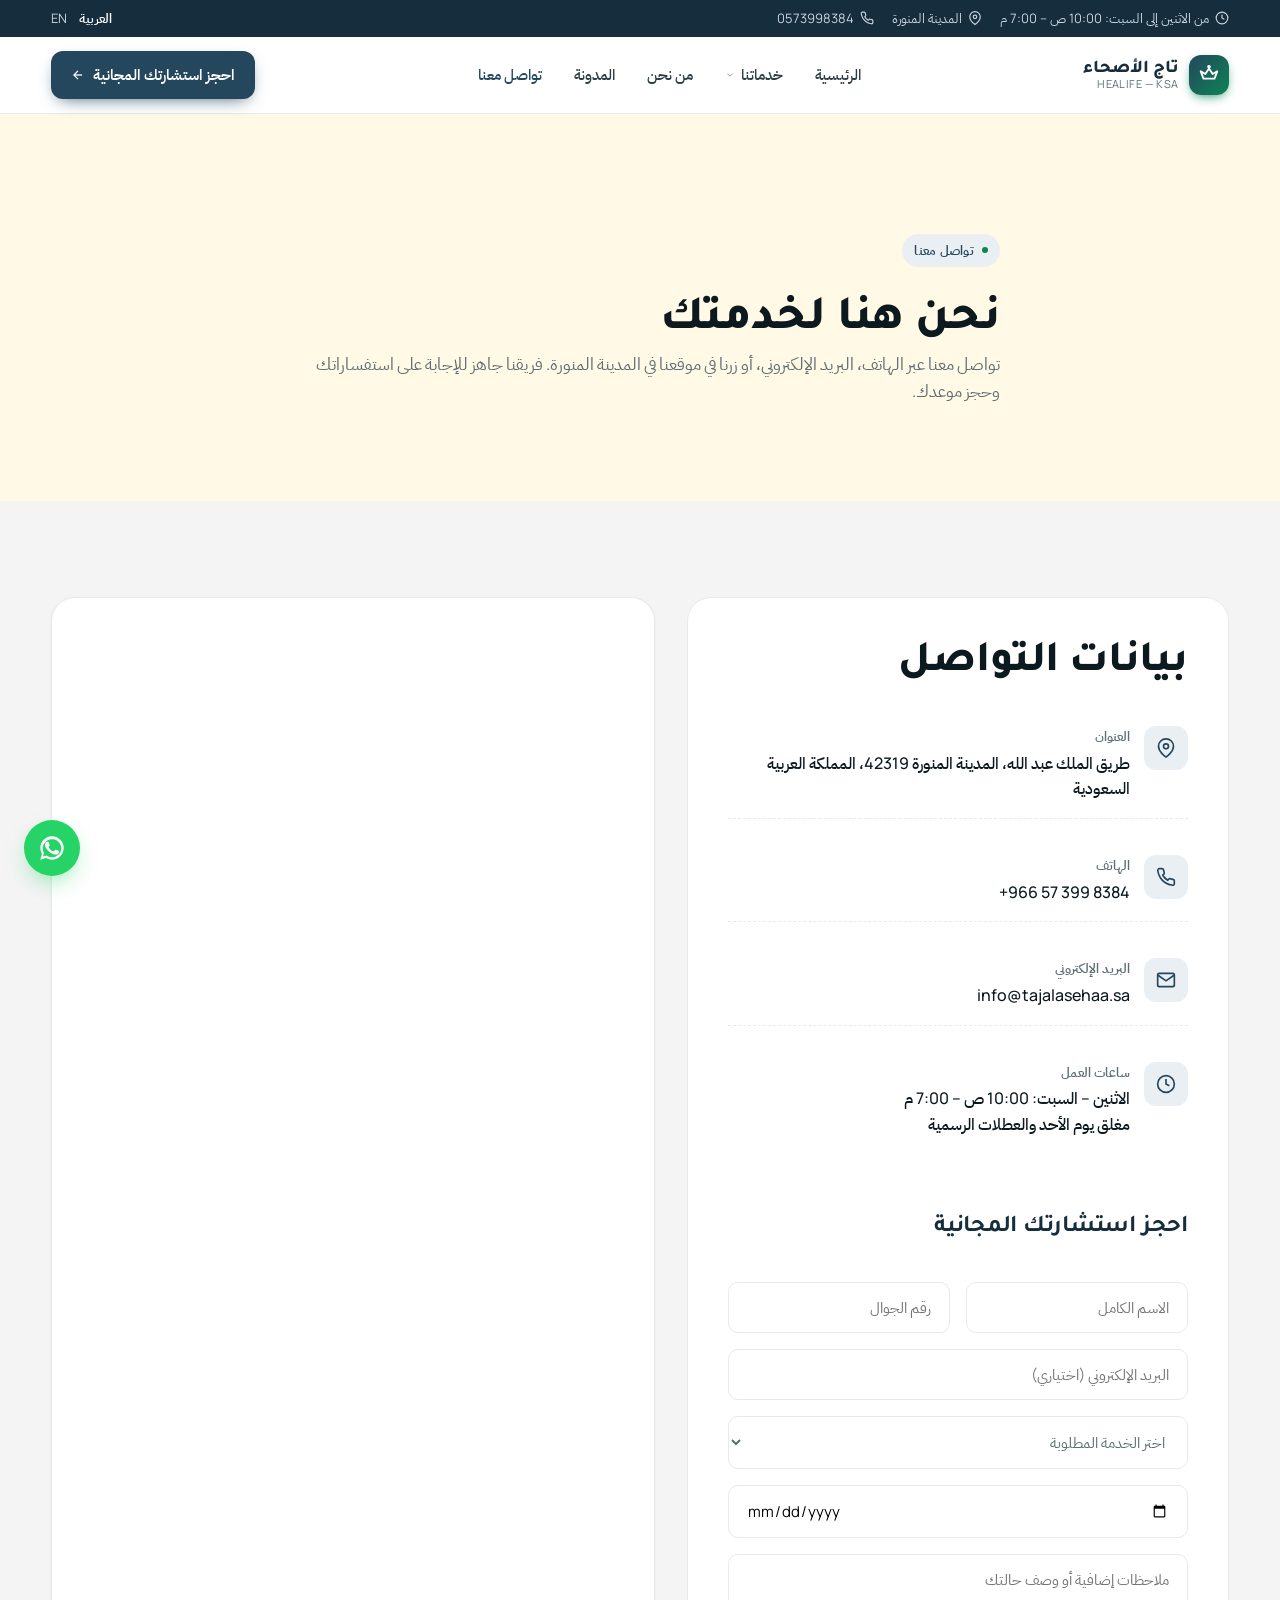
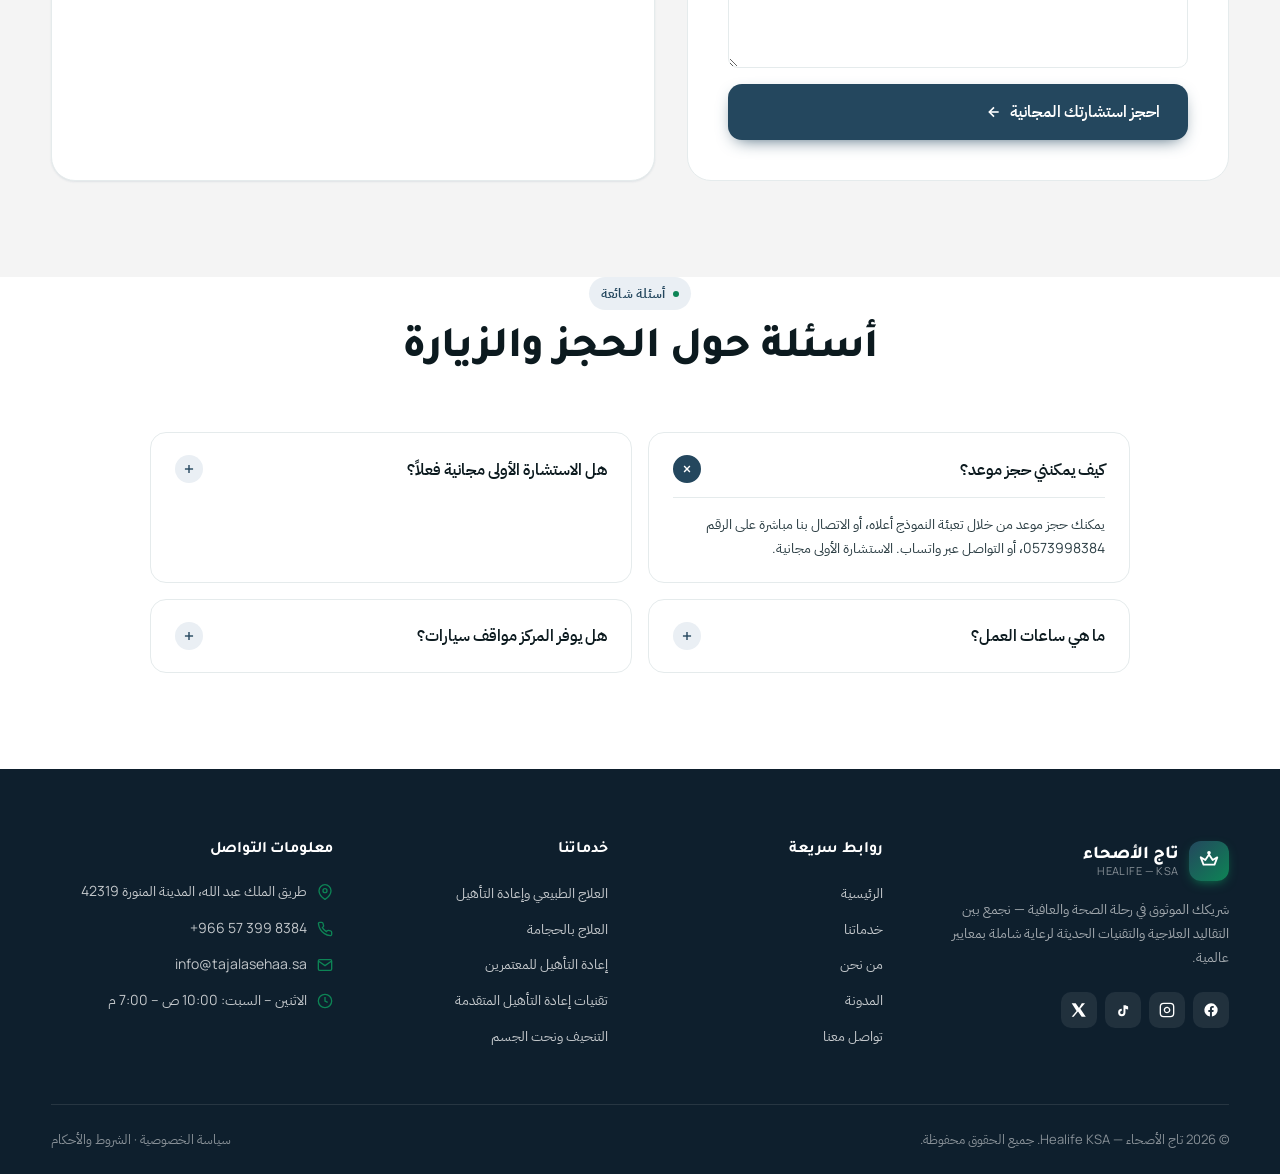
<file: tajelsehaa-website 2/contact.html>
<!doctype html>
<html lang="ar" dir="rtl">
<head>
<meta charset="utf-8"/>
<meta name="viewport" content="width=device-width, initial-scale=1"/>
<title>تواصل معنا — تاج الأصحاء | احجز استشارتك المجانية في المدينة المنورة</title>
<meta name="description" content="تواصل مع مركز تاج الأصحاء للعلاج الطبيعي وإعادة التأهيل في المدينة المنورة. احجز استشارتك المجانية عبر الهاتف أو النموذج الإلكتروني. طريق الملك عبد الله."/>
<meta name="keywords" content="تواصل معنا, تاج الأصحاء, حجز موعد, علاج طبيعي المدينة المنورة, استشارة مجانية, طريق الملك عبد الله"/>
<link rel="canonical" href="https://tajalasehaa.sa/contact-us/"/>
<meta property="og:title" content="تواصل معنا — تاج الأصحاء"/>
<meta property="og:description" content="احجز استشارتك المجانية في مركز تاج الأصحاء للعلاج الطبيعي بالمدينة المنورة"/>
<meta property="og:type" content="website"/>
<meta property="og:url" content="https://tajalasehaa.sa/contact-us/"/>
<meta property="og:locale" content="ar_SA"/>
<meta name="twitter:card" content="summary_large_image"/>
<meta name="robots" content="index, follow"/>
<link rel="preconnect" href="https://fonts.googleapis.com">
<link rel="preconnect" href="https://fonts.gstatic.com" crossorigin>
<link href="https://fonts.googleapis.com/css2?family=IBM+Plex+Sans+Arabic:wght@300;400;500;600;700&family=Manrope:wght@300;400;500;600;700;800&family=Tajawal:wght@400;500;700;800;900&display=swap" rel="stylesheet">
<link rel="icon" type="image/svg+xml" href="assets/images/favicon.svg">
<link rel="stylesheet" href="assets/css/styles.css">
<script type="application/ld+json">
{"@context":"https://schema.org","@type":"ContactPage","name":"تواصل معنا — تاج الأصحاء","url":"https://tajalasehaa.sa/contact-us/","mainEntity":{"@type":"MedicalBusiness","name":"تاج الأصحاء","telephone":"+966573998384","email":"info@tajalasehaa.sa","address":{"@type":"PostalAddress","streetAddress":"طريق الملك عبد الله","addressLocality":"المدينة المنورة","postalCode":"42319","addressCountry":"SA"},"openingHours":"Mo-Sa 10:00-19:00"}}
</script>
<style>.nav-dropdown{position:relative;display:inline-block}.nav-dropdown .dropdown-menu{display:none;position:absolute;top:100%;right:0;background:#fff;min-width:260px;border-radius:12px;box-shadow:0 8px 32px rgba(36,71,94,.12);padding:8px 0;z-index:1000;border:1px solid rgba(36,71,94,.06)}.nav-dropdown:hover .dropdown-menu{display:block}.dropdown-menu a{display:block;padding:10px 20px;color:var(--ink-900);font-size:.9rem;text-decoration:none;transition:background .2s,color .2s}.dropdown-menu a:hover{background:var(--sand-50,#FFF9E5);color:var(--teal-700)}</style>
</head>
<body>

<!-- Utility bar -->
<div class="util-bar">
<div class="container">
<div class="util-meta">
<span><svg viewBox="0 0 24 24" fill="none" stroke="currentColor" stroke-width="2"><circle cx="12" cy="12" r="10"/><polyline points="12,6 12,12 16,14"/></svg> من الاثنين إلى السبت: 10:00 ص – 7:00 م</span>
<span><svg viewBox="0 0 24 24" fill="none" stroke="currentColor" stroke-width="2"><path d="M21 10c0 7-9 13-9 13s-9-6-9-13a9 9 0 0 1 18 0z"/><circle cx="12" cy="10" r="3"/></svg> المدينة المنورة</span>
<span><svg viewBox="0 0 24 24" fill="none" stroke="currentColor" stroke-width="2"><path d="M22 16.92v3a2 2 0 0 1-2.18 2 19.79 19.79 0 0 1-8.63-3.07 19.5 19.5 0 0 1-6-6A19.79 19.79 0 0 1 2.13 4.18 2 2 0 0 1 4.11 2h3a2 2 0 0 1 2 1.72c.13.96.36 1.9.7 2.81a2 2 0 0 1-.45 2.11L8.09 9.91a16 16 0 0 0 6 6l1.27-1.27a2 2 0 0 1 2.11-.45c.91.34 1.85.57 2.81.7A2 2 0 0 1 22 16.92z"/></svg> <span style="direction:ltr">0573998384</span></span>
</div>
<div class="util-lang"><button class="active">العربية</button><button>EN</button></div>
</div>
</div>

<!-- Header -->
<header class="site-header">
<div class="container nav">
<a class="logo" href="index.html">
<div class="logo-mark"><svg viewBox="0 0 24 24" fill="none" stroke="currentColor" stroke-width="2" stroke-linecap="round" stroke-linejoin="round"><path d="M3 8l3 8h12l3-8-5 3-4-6-4 6z"/><circle cx="12" cy="3" r="1" fill="currentColor"/></svg></div>
<div class="logo-text"><strong>تاج الأصحاء</strong><small>HEALIFE — KSA</small></div>
</a>
<nav class="nav-menu">
<a href="index.html">الرئيسية</a>
<div class="nav-dropdown"><a href="services.html" class="has-dropdown">خدماتنا <svg class="caret" viewBox="0 0 24 24" fill="none" stroke="currentColor" stroke-width="2"><polyline points="6,9 12,15 18,9"/></svg></a><div class="dropdown-menu"><a href="services/physiotherapy-rehabilitation.html">العلاج الطبيعي وإعادة التأهيل</a><a href="services/pain-management.html">إدارة الألم واستعادة الحركة</a><a href="services/specialized-rehab-pilgrims.html">إعادة التأهيل للمعتمرين</a><a href="services/advanced-rehab-tech.html">تقنيات إعادة التأهيل المتقدمة</a><a href="services/slimming.html">التنحيف ونحت الجسم</a><a href="services/cupping-therapy.html">العلاج بالحجامة</a><a href="services/home-physiotherapy.html">العلاج الطبيعي المنزلي</a></div></div>
<a href="about.html">من نحن</a>
<a href="blog.html">المدونة</a>
<a href="contact.html" class="active">تواصل معنا</a>
</nav>
<div class="nav-cta">
<a href="contact.html" class="btn btn-primary">احجز استشارتك المجانية <svg viewBox="0 0 24 24" fill="none" stroke="currentColor" stroke-width="2.2" width="14" height="14"><line x1="19" y1="12" x2="5" y2="12"/><polyline points="12,19 5,12 12,5"/></svg></a>
</div>
</div>
</header>

<!-- Page Hero -->
<section class="block" style="padding-top:120px; padding-bottom:40px; background:var(--sand-50);">
<div class="container">
<div class="block-head" style="text-align:start;">
<span class="eyebrow">تواصل معنا</span>
<h1 style="font-size:clamp(2rem,4vw,3rem); margin-top:12px;">نحن هنا لخدمتك</h1>
<p style="max-width:720px;">تواصل معنا عبر الهاتف، البريد الإلكتروني، أو زرنا في موقعنا في المدينة المنورة. فريقنا جاهز للإجابة على استفساراتك وحجز موعدك.</p>
</div>
</div>
</section>

<!-- Contact Section -->
<section class="block contact" id="contact">
<div class="container">
<div class="contact-grid">
<div class="contact-info">
<h2>بيانات التواصل</h2>
<div class="contact-row">
<div class="ico"><svg viewBox="0 0 24 24" fill="none" stroke="currentColor" stroke-width="2"><path d="M21 10c0 7-9 13-9 13s-9-6-9-13a9 9 0 0 1 18 0z"/><circle cx="12" cy="10" r="3"/></svg></div>
<div><strong>العنوان</strong><span>طريق الملك عبد الله، المدينة المنورة 42319، المملكة العربية السعودية</span></div>
</div>
<div class="contact-row">
<div class="ico"><svg viewBox="0 0 24 24" fill="none" stroke="currentColor" stroke-width="2"><path d="M22 16.92v3a2 2 0 0 1-2.18 2 19.79 19.79 0 0 1-8.63-3.07 19.5 19.5 0 0 1-6-6A19.79 19.79 0 0 1 2.13 4.18 2 2 0 0 1 4.11 2h3a2 2 0 0 1 2 1.72c.13.96.36 1.9.7 2.81a2 2 0 0 1-.45 2.11L8.09 9.91a16 16 0 0 0 6 6l1.27-1.27a2 2 0 0 1 2.11-.45c.91.34 1.85.57 2.81.7A2 2 0 0 1 22 16.92z"/></svg></div>
<div><strong>الهاتف</strong><span class="dir-ltr">+966 57 399 8384</span></div>
</div>
<div class="contact-row">
<div class="ico"><svg viewBox="0 0 24 24" fill="none" stroke="currentColor" stroke-width="2"><path d="M4 4h16c1.1 0 2 .9 2 2v12c0 1.1-.9 2-2 2H4c-1.1 0-2-.9-2-2V6c0-1.1.9-2 2-2z"/><polyline points="22,6 12,13 2,6"/></svg></div>
<div><strong>البريد الإلكتروني</strong><span class="dir-ltr">info@tajalasehaa.sa</span></div>
</div>
<div class="contact-row">
<div class="ico"><svg viewBox="0 0 24 24" fill="none" stroke="currentColor" stroke-width="2"><circle cx="12" cy="12" r="10"/><polyline points="12,6 12,12 16,14"/></svg></div>
<div><strong>ساعات العمل</strong><span>الاثنين – السبت: 10:00 ص – 7:00 م<br>مغلق يوم الأحد والعطلات الرسمية</span></div>
</div>

<h3 style="margin-top:40px; margin-bottom:20px; font-family:'Tajawal',sans-serif; color:var(--teal-900);">احجز استشارتك المجانية</h3>
<form class="contact-form" action="/api/appointments" method="POST" style="display:flex; flex-direction:column; gap:16px;">
<div style="display:grid; grid-template-columns:1fr 1fr; gap:16px;">
<input type="text" name="full_name" placeholder="الاسم الكامل" required style="padding:14px 18px; border:1px solid var(--line); border-radius:var(--radius-sm); font-family:inherit; font-size:15px;">
<input type="tel" name="phone" placeholder="رقم الجوال" required style="padding:14px 18px; border:1px solid var(--line); border-radius:var(--radius-sm); font-family:inherit; font-size:15px; direction:ltr; text-align:right;">
</div>
<input type="email" name="email" placeholder="البريد الإلكتروني (اختياري)" style="padding:14px 18px; border:1px solid var(--line); border-radius:var(--radius-sm); font-family:inherit; font-size:15px; direction:ltr; text-align:right;">
<select name="service_id" style="padding:14px 18px; border:1px solid var(--line); border-radius:var(--radius-sm); font-family:inherit; font-size:15px; color:var(--ink-500); background:white;">
<option value="">اختر الخدمة المطلوبة</option>
<option value="1">العلاج الطبيعي وإعادة التأهيل</option>
<option value="2">إدارة الألم واستعادة الحركة</option>
<option value="3">إعادة التأهيل المتخصصة للمعتمرين</option>
<option value="4">تقنيات إعادة التأهيل المتقدمة</option>
<option value="5">التنحيف ونحت الجسم</option>
<option value="6">العلاج بالحجامة</option>
<option value="7">العلاج الطبيعي المنزلي</option>
</select>
<input type="date" name="preferred_date" style="padding:14px 18px; border:1px solid var(--line); border-radius:var(--radius-sm); font-family:inherit; font-size:15px;">
<textarea name="notes" placeholder="ملاحظات إضافية أو وصف حالتك" rows="4" style="padding:14px 18px; border:1px solid var(--line); border-radius:var(--radius-sm); font-family:inherit; font-size:15px; resize:vertical;"></textarea>
<button type="submit" class="btn btn-primary btn-large" style="border:none; cursor:pointer;">احجز استشارتك المجانية <svg viewBox="0 0 24 24" fill="none" stroke="currentColor" stroke-width="2.4" width="16" height="16"><line x1="19" y1="12" x2="5" y2="12"/><polyline points="12,19 5,12 12,5"/></svg></button>
</form>
</div>

<div class="contact-map">
<iframe src="https://www.google.com/maps/embed?pb=!1m18!1m12!1m3!1d3631.8!2d39.6!3d24.47!2m3!1f0!2f0!3f0!3m2!1i1024!2i768!4f13.1!3m3!1m2!1s0x0%3A0x0!2z!5e0!3m2!1sar!2ssa!4v1" width="100%" height="100%" style="border:0; border-radius:var(--radius-lg); min-height:480px;" allowfullscreen="" loading="lazy" referrerpolicy="no-referrer-when-downgrade"></iframe>
</div>
</div>
</div>
</section>

<!-- FAQ -->
<section class="block" style="padding-top:0;">
<div class="container">
<div class="block-head">
<span class="eyebrow">أسئلة شائعة</span>
<h2>أسئلة حول الحجز والزيارة</h2>
</div>
<div class="faq-grid">
<details class="faq-item" open>
<summary>كيف يمكنني حجز موعد؟<span class="toggle"><svg viewBox="0 0 24 24" fill="none" stroke="currentColor" stroke-width="2.4"><line x1="12" y1="5" x2="12" y2="19"/><line x1="5" y1="12" x2="19" y2="12"/></svg></span></summary>
<div class="a">يمكنك حجز موعد من خلال تعبئة النموذج أعلاه، أو الاتصال بنا مباشرة على الرقم 0573998384، أو التواصل عبر واتساب. الاستشارة الأولى مجانية.</div>
</details>
<details class="faq-item">
<summary>هل الاستشارة الأولى مجانية فعلاً؟<span class="toggle"><svg viewBox="0 0 24 24" fill="none" stroke="currentColor" stroke-width="2.4"><line x1="12" y1="5" x2="12" y2="19"/><line x1="5" y1="12" x2="19" y2="12"/></svg></span></summary>
<div class="a">نعم، نقدم استشارة مجانية لتقييم حالتك مع أحد المختصين قبل بدء أي برنامج علاجي، لنتمكن من وضع خطة علاجية مناسبة لاحتياجاتك.</div>
</details>
<details class="faq-item">
<summary>ما هي ساعات العمل؟<span class="toggle"><svg viewBox="0 0 24 24" fill="none" stroke="currentColor" stroke-width="2.4"><line x1="12" y1="5" x2="12" y2="19"/><line x1="5" y1="12" x2="19" y2="12"/></svg></span></summary>
<div class="a">نستقبلكم من الاثنين إلى السبت من الساعة 10:00 صباحًا حتى 7:00 مساءً. المركز مغلق أيام الأحد والعطلات الرسمية.</div>
</details>
<details class="faq-item">
<summary>هل يوفر المركز مواقف سيارات؟<span class="toggle"><svg viewBox="0 0 24 24" fill="none" stroke="currentColor" stroke-width="2.4"><line x1="12" y1="5" x2="12" y2="19"/><line x1="5" y1="12" x2="19" y2="12"/></svg></span></summary>
<div class="a">نعم، يتوفر موقف سيارات مجاني بجوار المركز على طريق الملك عبد الله في المدينة المنورة.</div>
</details>
</div>
</div>
</section>

<!-- Footer -->
<footer class="footer">
<div class="container">
<div class="footer-grid">
<div class="footer-about">
<a class="logo" href="index.html">
<div class="logo-mark"><svg viewBox="0 0 24 24" fill="none" stroke="currentColor" stroke-width="2" stroke-linecap="round" stroke-linejoin="round"><path d="M3 8l3 8h12l3-8-5 3-4-6-4 6z"/><circle cx="12" cy="3" r="1" fill="currentColor"/></svg></div>
<div class="logo-text"><strong style="color:white;">تاج الأصحاء</strong><small style="color:rgba(255,255,255,0.5);">HEALIFE — KSA</small></div>
</a>
<p>شريكك الموثوق في رحلة الصحة والعافية — نجمع بين التقاليد العلاجية والتقنيات الحديثة لرعاية شاملة بمعايير عالمية.</p>
<div class="socials">
<a href="#" aria-label="Facebook"><svg viewBox="0 0 24 24" fill="currentColor"><path d="M22 12a10 10 0 1 0-11.6 9.9V14.9H8V12h2.4V9.8c0-2.4 1.4-3.7 3.6-3.7 1 0 2.1.2 2.1.2v2.3h-1.2c-1.2 0-1.5.7-1.5 1.4V12h2.6l-.4 2.9h-2.2v7A10 10 0 0 0 22 12z"/></svg></a>
<a href="#" aria-label="Instagram"><svg viewBox="0 0 24 24" fill="none" stroke="currentColor" stroke-width="2"><rect x="2" y="2" width="20" height="20" rx="5"/><path d="M16 11.4A4 4 0 1 1 12.6 8 4 4 0 0 1 16 11.4z"/><line x1="17.5" y1="6.5" x2="17.5" y2="6.5"/></svg></a>
<a href="#" aria-label="TikTok"><svg viewBox="0 0 24 24" fill="currentColor"><path d="M19.6 6.3a4.6 4.6 0 0 1-3.4-1.5h-3.5v11a2.5 2.5 0 1 1-2.5-2.5v-3a5.5 5.5 0 1 0 5.5 5.5V10a7.6 7.6 0 0 0 4 1.2V8.1a4.6 4.6 0 0 1-.1-1.8z"/></svg></a>
<a href="#" aria-label="Twitter"><svg viewBox="0 0 24 24" fill="currentColor"><path d="M18.2 2H21l-7 8 8.2 12H16l-5.5-7.6L4 22H1l7.4-8.5L1 2h6l5 7 4.2-7z"/></svg></a>
</div>
</div>
<div><h4>روابط سريعة</h4><ul><li><a href="index.html">الرئيسية</a></li><li><a href="services.html">خدماتنا</a></li><li><a href="about.html">من نحن</a></li><li><a href="blog.html">المدونة</a></li><li><a href="contact.html">تواصل معنا</a></li></ul></div>
<div><h4>خدماتنا</h4><ul><li><a href="services/physiotherapy-rehabilitation.html">العلاج الطبيعي وإعادة التأهيل</a></li><li><a href="services/cupping-therapy.html">العلاج بالحجامة</a></li><li><a href="services/specialized-rehab-pilgrims.html">إعادة التأهيل للمعتمرين</a></li><li><a href="services/advanced-rehab-tech.html">تقنيات إعادة التأهيل المتقدمة</a></li><li><a href="services/slimming.html">التنحيف ونحت الجسم</a></li></ul></div>
<div class="footer-contact"><h4>معلومات التواصل</h4>
<div class="item"><svg viewBox="0 0 24 24" fill="none" stroke="currentColor" stroke-width="2"><path d="M21 10c0 7-9 13-9 13s-9-6-9-13a9 9 0 0 1 18 0z"/><circle cx="12" cy="10" r="3"/></svg><span>طريق الملك عبد الله، المدينة المنورة 42319</span></div>
<div class="item"><svg viewBox="0 0 24 24" fill="none" stroke="currentColor" stroke-width="2"><path d="M22 16.92v3a2 2 0 0 1-2.18 2 19.79 19.79 0 0 1-8.63-3.07 19.5 19.5 0 0 1-6-6A19.79 19.79 0 0 1 2.13 4.18 2 2 0 0 1 4.11 2h3a2 2 0 0 1 2 1.72c.13.96.36 1.9.7 2.81a2 2 0 0 1-.45 2.11L8.09 9.91a16 16 0 0 0 6 6l1.27-1.27a2 2 0 0 1 2.11-.45c.91.34 1.85.57 2.81.7A2 2 0 0 1 22 16.92z"/></svg><span style="direction:ltr;display:inline-block">+966 57 399 8384</span></div>
<div class="item"><svg viewBox="0 0 24 24" fill="none" stroke="currentColor" stroke-width="2"><path d="M4 4h16c1.1 0 2 .9 2 2v12c0 1.1-.9 2-2 2H4c-1.1 0-2-.9-2-2V6c0-1.1.9-2 2-2z"/><polyline points="22,6 12,13 2,6"/></svg><span style="direction:ltr;display:inline-block">info@tajalasehaa.sa</span></div>
<div class="item"><svg viewBox="0 0 24 24" fill="none" stroke="currentColor" stroke-width="2"><circle cx="12" cy="12" r="10"/><polyline points="12,6 12,12 16,14"/></svg><span>الاثنين – السبت: 10:00 ص – 7:00 م</span></div>
</div>
</div>
<div class="footer-bottom"><span>© 2026 تاج الأصحاء — Healife KSA. جميع الحقوق محفوظة.</span><span>سياسة الخصوصية · الشروط والأحكام</span></div>
</div>
</footer>

<a href="https://wa.me/966573998384" class="float-wa" aria-label="WhatsApp"><svg viewBox="0 0 24 24" fill="currentColor"><path d="M17.5 14.4c-.3-.1-1.7-.8-2-.9s-.5-.1-.7.1-.8.9-1 1.1-.4.2-.7.1c-.3-.1-1.2-.4-2.3-1.4-.9-.8-1.4-1.7-1.6-2-.2-.3 0-.5.1-.6.1-.1.3-.4.4-.5.1-.2.2-.3.3-.5s.1-.4 0-.5c-.1-.1-.7-1.6-.9-2.2-.2-.6-.5-.5-.7-.5h-.6c-.2 0-.5.1-.8.4s-1 1-1 2.4 1 2.8 1.2 3 2.1 3.2 5.1 4.5c.7.3 1.3.5 1.7.6.7.2 1.4.2 1.9.1.6-.1 1.7-.7 2-1.4.2-.7.2-1.2.2-1.4-.2-.1-.5-.2-.8-.4zM12 2A10 10 0 0 0 2 12a10 10 0 0 0 1.4 5.1L2 22l5-1.4A10 10 0 0 0 12 22a10 10 0 0 0 0-20zm0 18a8 8 0 0 1-4.4-1.3l-.3-.2-3 .8.8-2.9-.2-.3A8 8 0 1 1 20 12a8 8 0 0 1-8 8z"/></svg></a>
<script src="assets/js/main.js"></script>
</body>
</html>
</file>
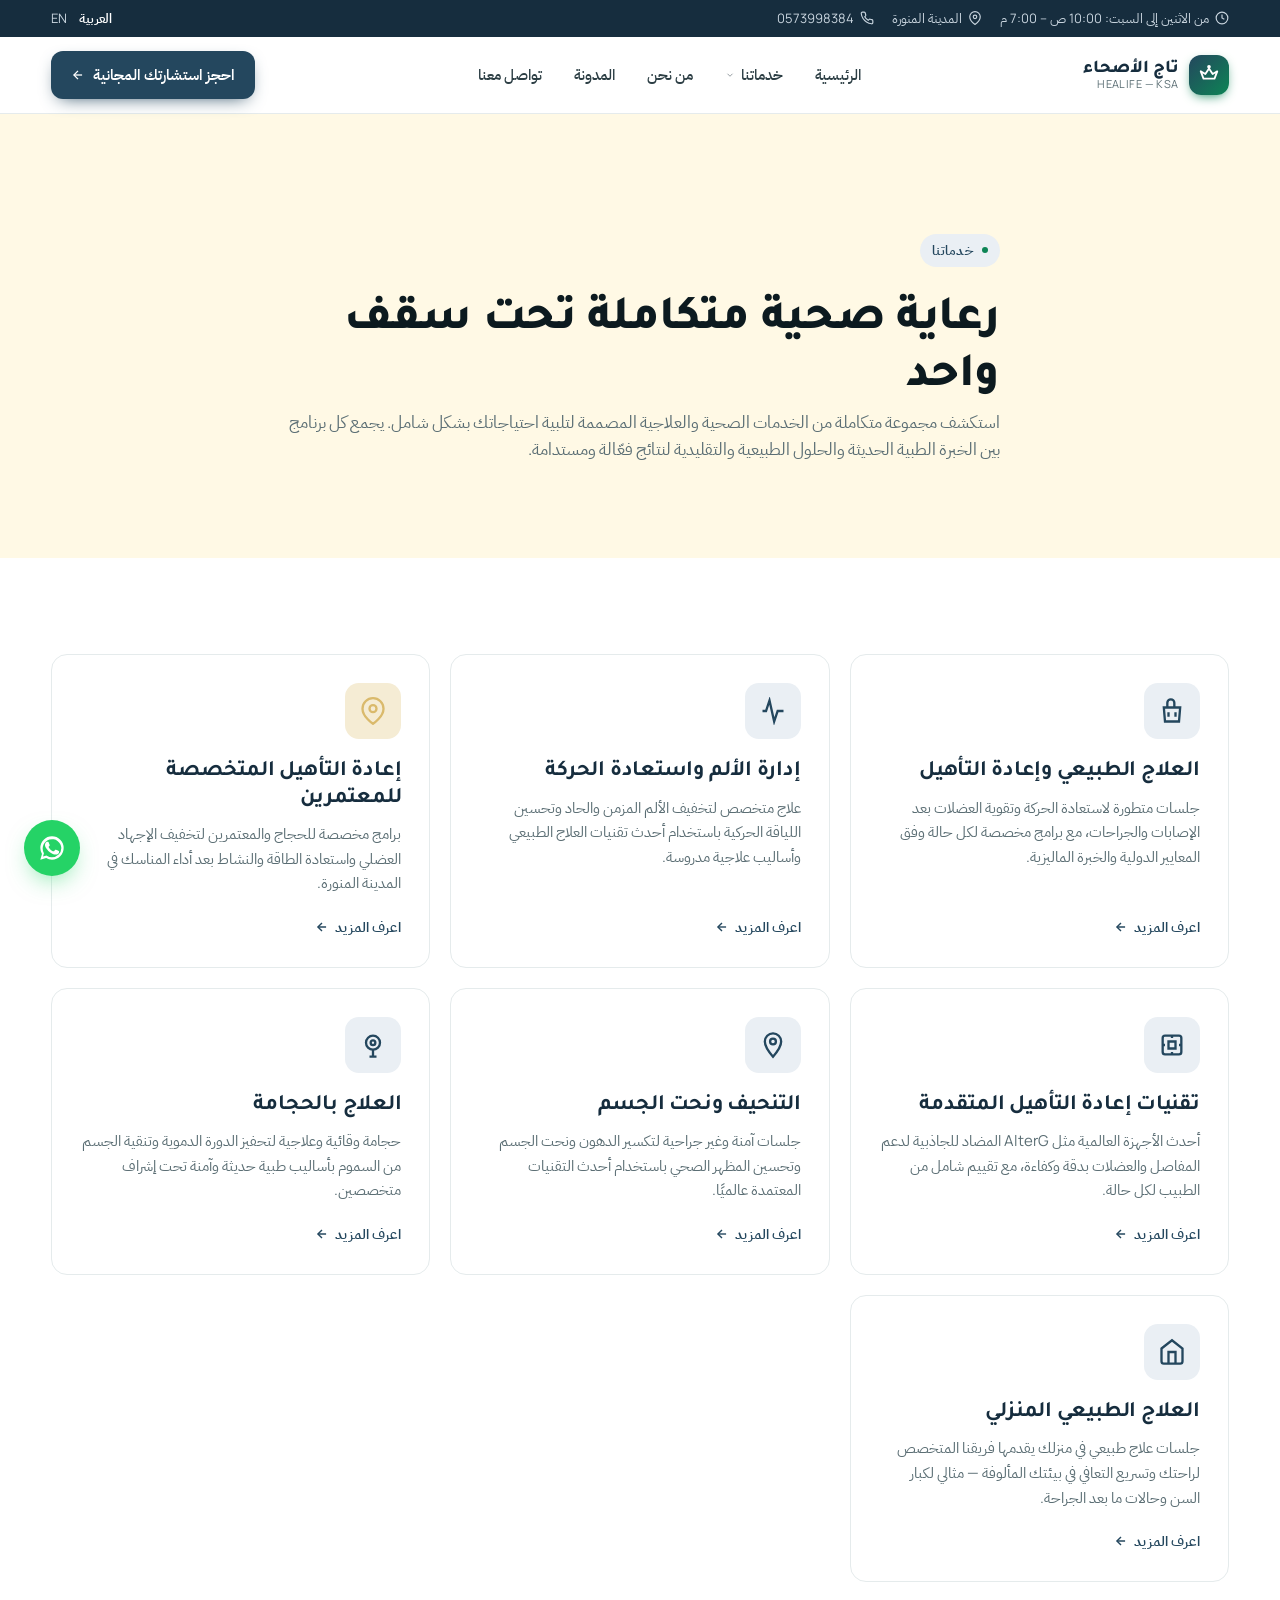
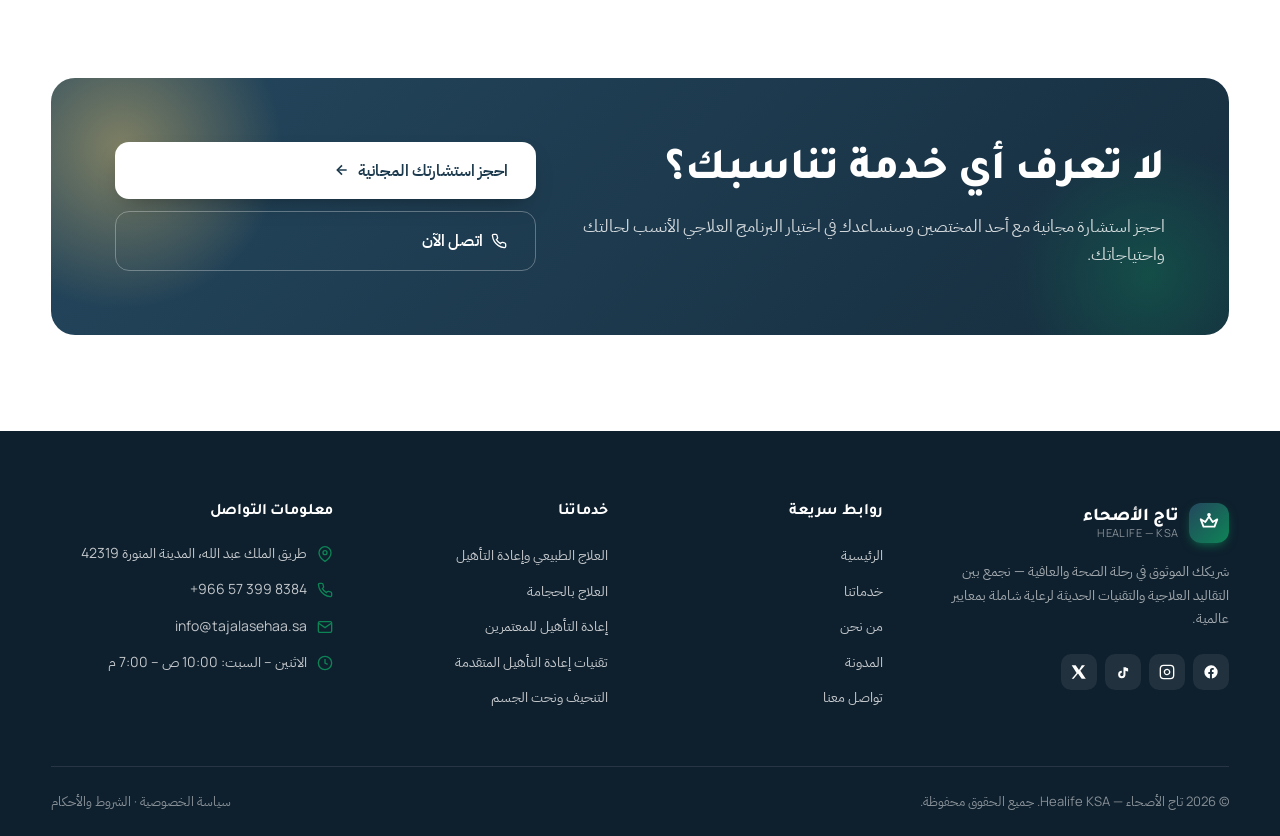
<file: tajelsehaa-website 2/services.html>
<!doctype html>
<html lang="ar" dir="rtl">
<head>
<meta charset="utf-8"/>
<meta name="viewport" content="width=device-width, initial-scale=1"/>
<title>خدماتنا — تاج الأصحاء | علاج طبيعي وإعادة تأهيل وحجامة في المدينة المنورة</title>
<meta name="description" content="اكتشف خدمات مركز تاج الأصحاء في المدينة المنورة: العلاج الطبيعي، إعادة التأهيل، الحجامة، إدارة الألم، التنحيف، وبرامج تأهيل المعتمرين. خبرة ماليزية بمعايير عالمية."/>
<meta name="keywords" content="خدمات تاج الأصحاء, علاج طبيعي, إعادة تأهيل, حجامة, تنحيف, المدينة المنورة, تأهيل معتمرين, إدارة الألم"/>
<link rel="canonical" href="https://tajalasehaa.sa/services/"/>
<meta property="og:title" content="خدماتنا — تاج الأصحاء | رعاية صحية متكاملة"/>
<meta property="og:description" content="خدمات علاجية شاملة تجمع بين الطب الحديث والعلاجات الطبيعية في المدينة المنورة"/>
<meta property="og:type" content="website"/>
<meta property="og:url" content="https://tajalasehaa.sa/services/"/>
<meta property="og:locale" content="ar_SA"/>
<meta name="robots" content="index, follow"/>
<link rel="preconnect" href="https://fonts.googleapis.com">
<link rel="preconnect" href="https://fonts.gstatic.com" crossorigin>
<link href="https://fonts.googleapis.com/css2?family=IBM+Plex+Sans+Arabic:wght@300;400;500;600;700&family=Manrope:wght@300;400;500;600;700;800&family=Tajawal:wght@400;500;700;800;900&display=swap" rel="stylesheet">
<link rel="icon" type="image/svg+xml" href="assets/images/favicon.svg">
<link rel="stylesheet" href="assets/css/styles.css">
<script type="application/ld+json">
{"@context":"https://schema.org","@type":"MedicalBusiness","name":"تاج الأصحاء","url":"https://tajalasehaa.sa/services/","description":"خدمات علاج طبيعي وإعادة تأهيل متكاملة في المدينة المنورة","hasOfferCatalog":{"@type":"OfferCatalog","name":"خدماتنا","itemListElement":[{"@type":"Offer","itemOffered":{"@type":"MedicalTherapy","name":"العلاج الطبيعي وإعادة التأهيل"}},{"@type":"Offer","itemOffered":{"@type":"MedicalTherapy","name":"العلاج بالحجامة"}},{"@type":"Offer","itemOffered":{"@type":"MedicalTherapy","name":"إدارة الألم واستعادة الحركة"}},{"@type":"Offer","itemOffered":{"@type":"MedicalTherapy","name":"إعادة التأهيل المتخصصة للمعتمرين"}},{"@type":"Offer","itemOffered":{"@type":"MedicalTherapy","name":"التنحيف ونحت الجسم"}},{"@type":"Offer","itemOffered":{"@type":"MedicalTherapy","name":"تقنيات إعادة التأهيل المتقدمة"}},{"@type":"Offer","itemOffered":{"@type":"MedicalTherapy","name":"العلاج الطبيعي المنزلي"}}]}}
</script>
<style>.nav-dropdown{position:relative;display:inline-block}.nav-dropdown .dropdown-menu{display:none;position:absolute;top:100%;right:0;background:#fff;min-width:260px;border-radius:12px;box-shadow:0 8px 32px rgba(36,71,94,.12);padding:8px 0;z-index:1000;border:1px solid rgba(36,71,94,.06)}.nav-dropdown:hover .dropdown-menu{display:block}.dropdown-menu a{display:block;padding:10px 20px;color:var(--ink-900);font-size:.9rem;text-decoration:none;transition:background .2s,color .2s}.dropdown-menu a:hover{background:var(--sand-50,#FFF9E5);color:var(--teal-700)}</style>
</head>
<body>

<!-- Utility bar -->
<div class="util-bar"><div class="container"><div class="util-meta">
<span><svg viewBox="0 0 24 24" fill="none" stroke="currentColor" stroke-width="2"><circle cx="12" cy="12" r="10"/><polyline points="12,6 12,12 16,14"/></svg> من الاثنين إلى السبت: 10:00 ص – 7:00 م</span>
<span><svg viewBox="0 0 24 24" fill="none" stroke="currentColor" stroke-width="2"><path d="M21 10c0 7-9 13-9 13s-9-6-9-13a9 9 0 0 1 18 0z"/><circle cx="12" cy="10" r="3"/></svg> المدينة المنورة</span>
<span><svg viewBox="0 0 24 24" fill="none" stroke="currentColor" stroke-width="2"><path d="M22 16.92v3a2 2 0 0 1-2.18 2 19.79 19.79 0 0 1-8.63-3.07 19.5 19.5 0 0 1-6-6A19.79 19.79 0 0 1 2.13 4.18 2 2 0 0 1 4.11 2h3a2 2 0 0 1 2 1.72c.13.96.36 1.9.7 2.81a2 2 0 0 1-.45 2.11L8.09 9.91a16 16 0 0 0 6 6l1.27-1.27a2 2 0 0 1 2.11-.45c.91.34 1.85.57 2.81.7A2 2 0 0 1 22 16.92z"/></svg> <span style="direction:ltr">0573998384</span></span>
</div><div class="util-lang"><button class="active">العربية</button><button>EN</button></div></div></div>

<!-- Header -->
<header class="site-header"><div class="container nav">
<a class="logo" href="index.html"><div class="logo-mark"><svg viewBox="0 0 24 24" fill="none" stroke="currentColor" stroke-width="2" stroke-linecap="round" stroke-linejoin="round"><path d="M3 8l3 8h12l3-8-5 3-4-6-4 6z"/><circle cx="12" cy="3" r="1" fill="currentColor"/></svg></div><div class="logo-text"><strong>تاج الأصحاء</strong><small>HEALIFE — KSA</small></div></a>
<nav class="nav-menu">
<a href="index.html">الرئيسية</a>
<div class="nav-dropdown"><a href="services.html" class="has-dropdown">خدماتنا <svg class="caret" viewBox="0 0 24 24" fill="none" stroke="currentColor" stroke-width="2"><polyline points="6,9 12,15 18,9"/></svg></a><div class="dropdown-menu"><a href="services/physiotherapy-rehabilitation.html">العلاج الطبيعي وإعادة التأهيل</a><a href="services/pain-management.html">إدارة الألم واستعادة الحركة</a><a href="services/specialized-rehab-pilgrims.html">إعادة التأهيل للمعتمرين</a><a href="services/advanced-rehab-tech.html">تقنيات إعادة التأهيل المتقدمة</a><a href="services/slimming.html">التنحيف ونحت الجسم</a><a href="services/cupping-therapy.html">العلاج بالحجامة</a><a href="services/home-physiotherapy.html">العلاج الطبيعي المنزلي</a></div></div>
<a href="about.html">من نحن</a>
<a href="blog.html">المدونة</a>
<a href="contact.html">تواصل معنا</a>
</nav>
<div class="nav-cta"><a href="contact.html" class="btn btn-primary">احجز استشارتك المجانية <svg viewBox="0 0 24 24" fill="none" stroke="currentColor" stroke-width="2.2" width="14" height="14"><line x1="19" y1="12" x2="5" y2="12"/><polyline points="12,19 5,12 12,5"/></svg></a></div>
</div></header>

<!-- Page Hero -->
<section class="block" style="padding-top:120px; padding-bottom:40px; background:var(--sand-50);">
<div class="container">
<div class="block-head" style="text-align:start;">
<span class="eyebrow">خدماتنا</span>
<h1 style="font-size:clamp(2rem,4vw,3rem); margin-top:12px;">رعاية صحية متكاملة تحت سقف واحد</h1>
<p style="max-width:780px;">استكشف مجموعة متكاملة من الخدمات الصحية والعلاجية المصممة لتلبية احتياجاتك بشكل شامل. يجمع كل برنامج بين الخبرة الطبية الحديثة والحلول الطبيعية والتقليدية لنتائج فعّالة ومستدامة.</p>
</div>
</div>
</section>

<!-- Services Grid -->
<section class="block" id="services">
<div class="container">
<div class="services-grid">

<article class="service-card">
<div class="ico"><svg viewBox="0 0 24 24" fill="none" stroke="currentColor" stroke-width="2"><path d="M14 9V5a3 3 0 0 0-3-3v0a3 3 0 0 0-3 3v4"/><path d="M5 9h14l-1 12H6L5 9z"/><path d="M9 13v4M15 13v4"/></svg></div>
<h3>العلاج الطبيعي وإعادة التأهيل</h3>
<p>جلسات متطورة لاستعادة الحركة وتقوية العضلات بعد الإصابات والجراحات، مع برامج مخصصة لكل حالة وفق المعايير الدولية والخبرة الماليزية.</p>
<a href="services/physiotherapy-rehabilitation.html" class="more">اعرف المزيد <svg viewBox="0 0 24 24" fill="none" stroke="currentColor" stroke-width="2.4"><line x1="19" y1="12" x2="5" y2="12"/><polyline points="12,19 5,12 12,5"/></svg></a>
</article>

<article class="service-card">
<div class="ico"><svg viewBox="0 0 24 24" fill="none" stroke="currentColor" stroke-width="2"><path d="M3 12h3l3-9 4 18 3-9h5"/></svg></div>
<h3>إدارة الألم واستعادة الحركة</h3>
<p>علاج متخصص لتخفيف الألم المزمن والحاد وتحسين اللياقة الحركية باستخدام أحدث تقنيات العلاج الطبيعي وأساليب علاجية مدروسة.</p>
<a href="services/pain-management.html" class="more">اعرف المزيد <svg viewBox="0 0 24 24" fill="none" stroke="currentColor" stroke-width="2.4"><line x1="19" y1="12" x2="5" y2="12"/><polyline points="12,19 5,12 12,5"/></svg></a>
</article>

<article class="service-card featured">
<div class="ico"><svg viewBox="0 0 24 24" fill="none" stroke="currentColor" stroke-width="2"><path d="M21 10c0 7-9 13-9 13s-9-6-9-13a9 9 0 0 1 18 0z"/><circle cx="12" cy="10" r="3"/></svg></div>
<h3>إعادة التأهيل المتخصصة للمعتمرين</h3>
<p>برامج مخصصة للحجاج والمعتمرين لتخفيف الإجهاد العضلي واستعادة الطاقة والنشاط بعد أداء المناسك في المدينة المنورة.</p>
<a href="services/specialized-rehab-pilgrims.html" class="more">اعرف المزيد <svg viewBox="0 0 24 24" fill="none" stroke="currentColor" stroke-width="2.4"><line x1="19" y1="12" x2="5" y2="12"/><polyline points="12,19 5,12 12,5"/></svg></a>
</article>

<article class="service-card">
<div class="ico"><svg viewBox="0 0 24 24" fill="none" stroke="currentColor" stroke-width="2"><rect x="4" y="4" width="16" height="16" rx="2"/><path d="M9 9h6v6H9z"/><path d="M4 12h2M18 12h2M12 4v2M12 18v2"/></svg></div>
<h3>تقنيات إعادة التأهيل المتقدمة</h3>
<p>أحدث الأجهزة العالمية مثل AlterG المضاد للجاذبية لدعم المفاصل والعضلات بدقة وكفاءة، مع تقييم شامل من الطبيب لكل حالة.</p>
<a href="services/advanced-rehab-tech.html" class="more">اعرف المزيد <svg viewBox="0 0 24 24" fill="none" stroke="currentColor" stroke-width="2.4"><line x1="19" y1="12" x2="5" y2="12"/><polyline points="12,19 5,12 12,5"/></svg></a>
</article>

<article class="service-card">
<div class="ico"><svg viewBox="0 0 24 24" fill="none" stroke="currentColor" stroke-width="2"><path d="M12 2a7 7 0 0 1 7 7c0 5-7 13-7 13S5 14 5 9a7 7 0 0 1 7-7z"/><circle cx="12" cy="9" r="2.5"/></svg></div>
<h3>التنحيف ونحت الجسم</h3>
<p>جلسات آمنة وغير جراحية لتكسير الدهون ونحت الجسم وتحسين المظهر الصحي باستخدام أحدث التقنيات المعتمدة عالميًا.</p>
<a href="services/slimming.html" class="more">اعرف المزيد <svg viewBox="0 0 24 24" fill="none" stroke="currentColor" stroke-width="2.4"><line x1="19" y1="12" x2="5" y2="12"/><polyline points="12,19 5,12 12,5"/></svg></a>
</article>

<article class="service-card">
<div class="ico"><svg viewBox="0 0 24 24" fill="none" stroke="currentColor" stroke-width="2"><circle cx="12" cy="10" r="6"/><circle cx="12" cy="10" r="2"/><path d="M12 16v6M9 22h6"/></svg></div>
<h3>العلاج بالحجامة</h3>
<p>حجامة وقائية وعلاجية لتحفيز الدورة الدموية وتنقية الجسم من السموم بأساليب طبية حديثة وآمنة تحت إشراف متخصصين.</p>
<a href="services/cupping-therapy.html" class="more">اعرف المزيد <svg viewBox="0 0 24 24" fill="none" stroke="currentColor" stroke-width="2.4"><line x1="19" y1="12" x2="5" y2="12"/><polyline points="12,19 5,12 12,5"/></svg></a>
</article>

<article class="service-card">
<div class="ico"><svg viewBox="0 0 24 24" fill="none" stroke="currentColor" stroke-width="2"><path d="M3 9l9-7 9 7v11a2 2 0 0 1-2 2H5a2 2 0 0 1-2-2z"/><polyline points="9,22 9,12 15,12 15,22"/></svg></div>
<h3>العلاج الطبيعي المنزلي</h3>
<p>جلسات علاج طبيعي في منزلك يقدمها فريقنا المتخصص لراحتك وتسريع التعافي في بيئتك المألوفة — مثالي لكبار السن وحالات ما بعد الجراحة.</p>
<a href="services/home-physiotherapy.html" class="more">اعرف المزيد <svg viewBox="0 0 24 24" fill="none" stroke="currentColor" stroke-width="2.4"><line x1="19" y1="12" x2="5" y2="12"/><polyline points="12,19 5,12 12,5"/></svg></a>
</article>

</div>
</div>
</section>

<!-- CTA -->
<section style="padding: 0 0 96px;">
<div class="cta-banner"><div class="cta-banner-grid">
<div><h2>لا تعرف أي خدمة تناسبك؟</h2><p>احجز استشارة مجانية مع أحد المختصين وسنساعدك في اختيار البرنامج العلاجي الأنسب لحالتك واحتياجاتك.</p></div>
<div class="cta-banner-actions">
<a href="contact.html" class="btn btn-primary btn-large">احجز استشارتك المجانية <svg viewBox="0 0 24 24" fill="none" stroke="currentColor" stroke-width="2.4" width="16" height="16"><line x1="19" y1="12" x2="5" y2="12"/><polyline points="12,19 5,12 12,5"/></svg></a>
<a href="tel:+966573998384" class="btn btn-secondary btn-large"><svg viewBox="0 0 24 24" fill="none" stroke="currentColor" stroke-width="2" width="16" height="16"><path d="M22 16.92v3a2 2 0 0 1-2.18 2 19.79 19.79 0 0 1-8.63-3.07 19.5 19.5 0 0 1-6-6A19.79 19.79 0 0 1 2.13 4.18 2 2 0 0 1 4.11 2h3a2 2 0 0 1 2 1.72c.13.96.36 1.9.7 2.81a2 2 0 0 1-.45 2.11L8.09 9.91a16 16 0 0 0 6 6l1.27-1.27a2 2 0 0 1 2.11-.45c.91.34 1.85.57 2.81.7A2 2 0 0 1 22 16.92z"/></svg> اتصل الآن</a>
</div>
</div></div>
</section>

<!-- Footer -->
<footer class="footer"><div class="container"><div class="footer-grid">
<div class="footer-about"><a class="logo" href="index.html"><div class="logo-mark"><svg viewBox="0 0 24 24" fill="none" stroke="currentColor" stroke-width="2" stroke-linecap="round" stroke-linejoin="round"><path d="M3 8l3 8h12l3-8-5 3-4-6-4 6z"/><circle cx="12" cy="3" r="1" fill="currentColor"/></svg></div><div class="logo-text"><strong style="color:white;">تاج الأصحاء</strong><small style="color:rgba(255,255,255,0.5);">HEALIFE — KSA</small></div></a><p>شريكك الموثوق في رحلة الصحة والعافية — نجمع بين التقاليد العلاجية والتقنيات الحديثة لرعاية شاملة بمعايير عالمية.</p>
<div class="socials"><a href="#" aria-label="Facebook"><svg viewBox="0 0 24 24" fill="currentColor"><path d="M22 12a10 10 0 1 0-11.6 9.9V14.9H8V12h2.4V9.8c0-2.4 1.4-3.7 3.6-3.7 1 0 2.1.2 2.1.2v2.3h-1.2c-1.2 0-1.5.7-1.5 1.4V12h2.6l-.4 2.9h-2.2v7A10 10 0 0 0 22 12z"/></svg></a><a href="#" aria-label="Instagram"><svg viewBox="0 0 24 24" fill="none" stroke="currentColor" stroke-width="2"><rect x="2" y="2" width="20" height="20" rx="5"/><path d="M16 11.4A4 4 0 1 1 12.6 8 4 4 0 0 1 16 11.4z"/><line x1="17.5" y1="6.5" x2="17.5" y2="6.5"/></svg></a><a href="#" aria-label="TikTok"><svg viewBox="0 0 24 24" fill="currentColor"><path d="M19.6 6.3a4.6 4.6 0 0 1-3.4-1.5h-3.5v11a2.5 2.5 0 1 1-2.5-2.5v-3a5.5 5.5 0 1 0 5.5 5.5V10a7.6 7.6 0 0 0 4 1.2V8.1a4.6 4.6 0 0 1-.1-1.8z"/></svg></a><a href="#" aria-label="Twitter"><svg viewBox="0 0 24 24" fill="currentColor"><path d="M18.2 2H21l-7 8 8.2 12H16l-5.5-7.6L4 22H1l7.4-8.5L1 2h6l5 7 4.2-7z"/></svg></a></div></div>
<div><h4>روابط سريعة</h4><ul><li><a href="index.html">الرئيسية</a></li><li><a href="services.html">خدماتنا</a></li><li><a href="about.html">من نحن</a></li><li><a href="blog.html">المدونة</a></li><li><a href="contact.html">تواصل معنا</a></li></ul></div>
<div><h4>خدماتنا</h4><ul><li><a href="services/physiotherapy-rehabilitation.html">العلاج الطبيعي وإعادة التأهيل</a></li><li><a href="services/cupping-therapy.html">العلاج بالحجامة</a></li><li><a href="services/specialized-rehab-pilgrims.html">إعادة التأهيل للمعتمرين</a></li><li><a href="services/advanced-rehab-tech.html">تقنيات إعادة التأهيل المتقدمة</a></li><li><a href="services/slimming.html">التنحيف ونحت الجسم</a></li></ul></div>
<div class="footer-contact"><h4>معلومات التواصل</h4>
<div class="item"><svg viewBox="0 0 24 24" fill="none" stroke="currentColor" stroke-width="2"><path d="M21 10c0 7-9 13-9 13s-9-6-9-13a9 9 0 0 1 18 0z"/><circle cx="12" cy="10" r="3"/></svg><span>طريق الملك عبد الله، المدينة المنورة 42319</span></div>
<div class="item"><svg viewBox="0 0 24 24" fill="none" stroke="currentColor" stroke-width="2"><path d="M22 16.92v3a2 2 0 0 1-2.18 2 19.79 19.79 0 0 1-8.63-3.07 19.5 19.5 0 0 1-6-6A19.79 19.79 0 0 1 2.13 4.18 2 2 0 0 1 4.11 2h3a2 2 0 0 1 2 1.72c.13.96.36 1.9.7 2.81a2 2 0 0 1-.45 2.11L8.09 9.91a16 16 0 0 0 6 6l1.27-1.27a2 2 0 0 1 2.11-.45c.91.34 1.85.57 2.81.7A2 2 0 0 1 22 16.92z"/></svg><span style="direction:ltr;display:inline-block">+966 57 399 8384</span></div>
<div class="item"><svg viewBox="0 0 24 24" fill="none" stroke="currentColor" stroke-width="2"><path d="M4 4h16c1.1 0 2 .9 2 2v12c0 1.1-.9 2-2 2H4c-1.1 0-2-.9-2-2V6c0-1.1.9-2 2-2z"/><polyline points="22,6 12,13 2,6"/></svg><span style="direction:ltr;display:inline-block">info@tajalasehaa.sa</span></div>
<div class="item"><svg viewBox="0 0 24 24" fill="none" stroke="currentColor" stroke-width="2"><circle cx="12" cy="12" r="10"/><polyline points="12,6 12,12 16,14"/></svg><span>الاثنين – السبت: 10:00 ص – 7:00 م</span></div>
</div></div>
<div class="footer-bottom"><span>© 2026 تاج الأصحاء — Healife KSA. جميع الحقوق محفوظة.</span><span>سياسة الخصوصية · الشروط والأحكام</span></div>
</div></footer>

<a href="https://wa.me/966573998384" class="float-wa" aria-label="WhatsApp"><svg viewBox="0 0 24 24" fill="currentColor"><path d="M17.5 14.4c-.3-.1-1.7-.8-2-.9s-.5-.1-.7.1-.8.9-1 1.1-.4.2-.7.1c-.3-.1-1.2-.4-2.3-1.4-.9-.8-1.4-1.7-1.6-2-.2-.3 0-.5.1-.6.1-.1.3-.4.4-.5.1-.2.2-.3.3-.5s.1-.4 0-.5c-.1-.1-.7-1.6-.9-2.2-.2-.6-.5-.5-.7-.5h-.6c-.2 0-.5.1-.8.4s-1 1-1 2.4 1 2.8 1.2 3 2.1 3.2 5.1 4.5c.7.3 1.3.5 1.7.6.7.2 1.4.2 1.9.1.6-.1 1.7-.7 2-1.4.2-.7.2-1.2.2-1.4-.2-.1-.5-.2-.8-.4zM12 2A10 10 0 0 0 2 12a10 10 0 0 0 1.4 5.1L2 22l5-1.4A10 10 0 0 0 12 22a10 10 0 0 0 0-20zm0 18a8 8 0 0 1-4.4-1.3l-.3-.2-3 .8.8-2.9-.2-.3A8 8 0 1 1 20 12a8 8 0 0 1-8 8z"/></svg></a>
<script src="assets/js/main.js"></script>
</body>
</html>
</file>
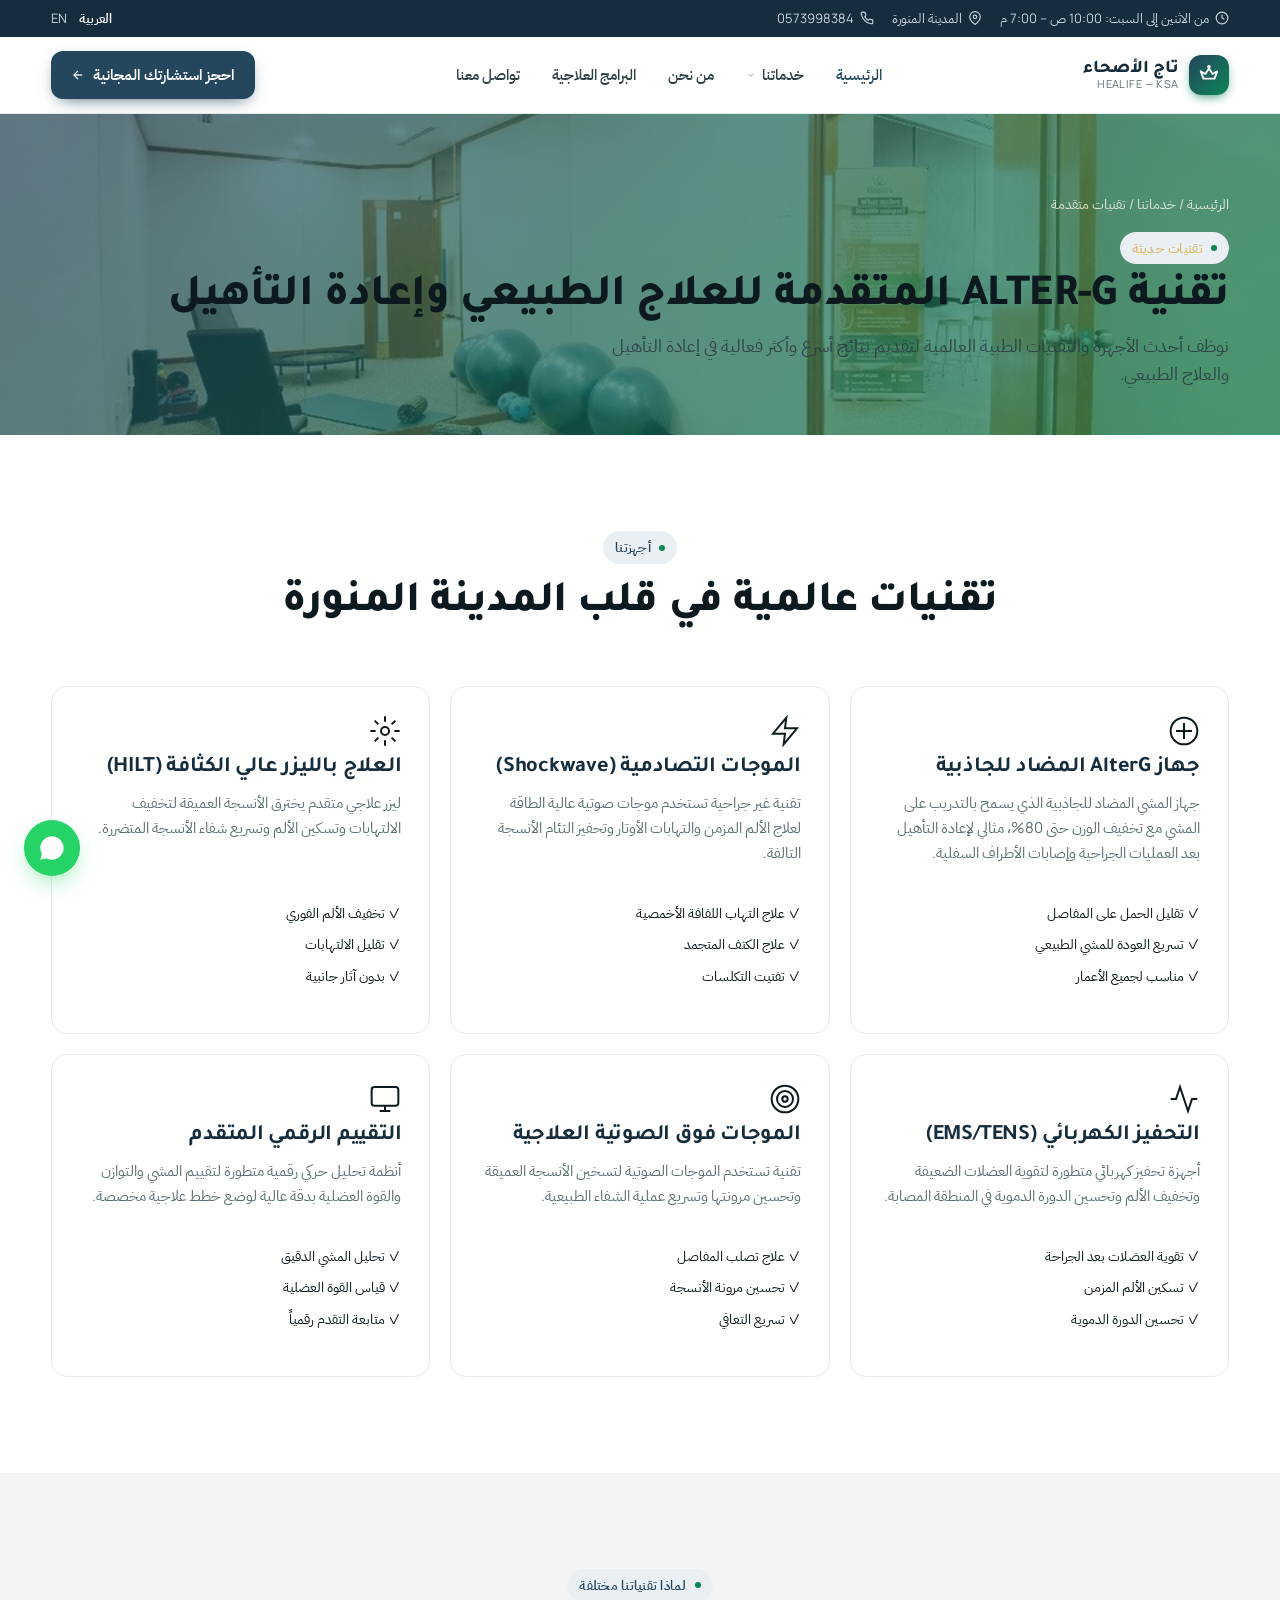
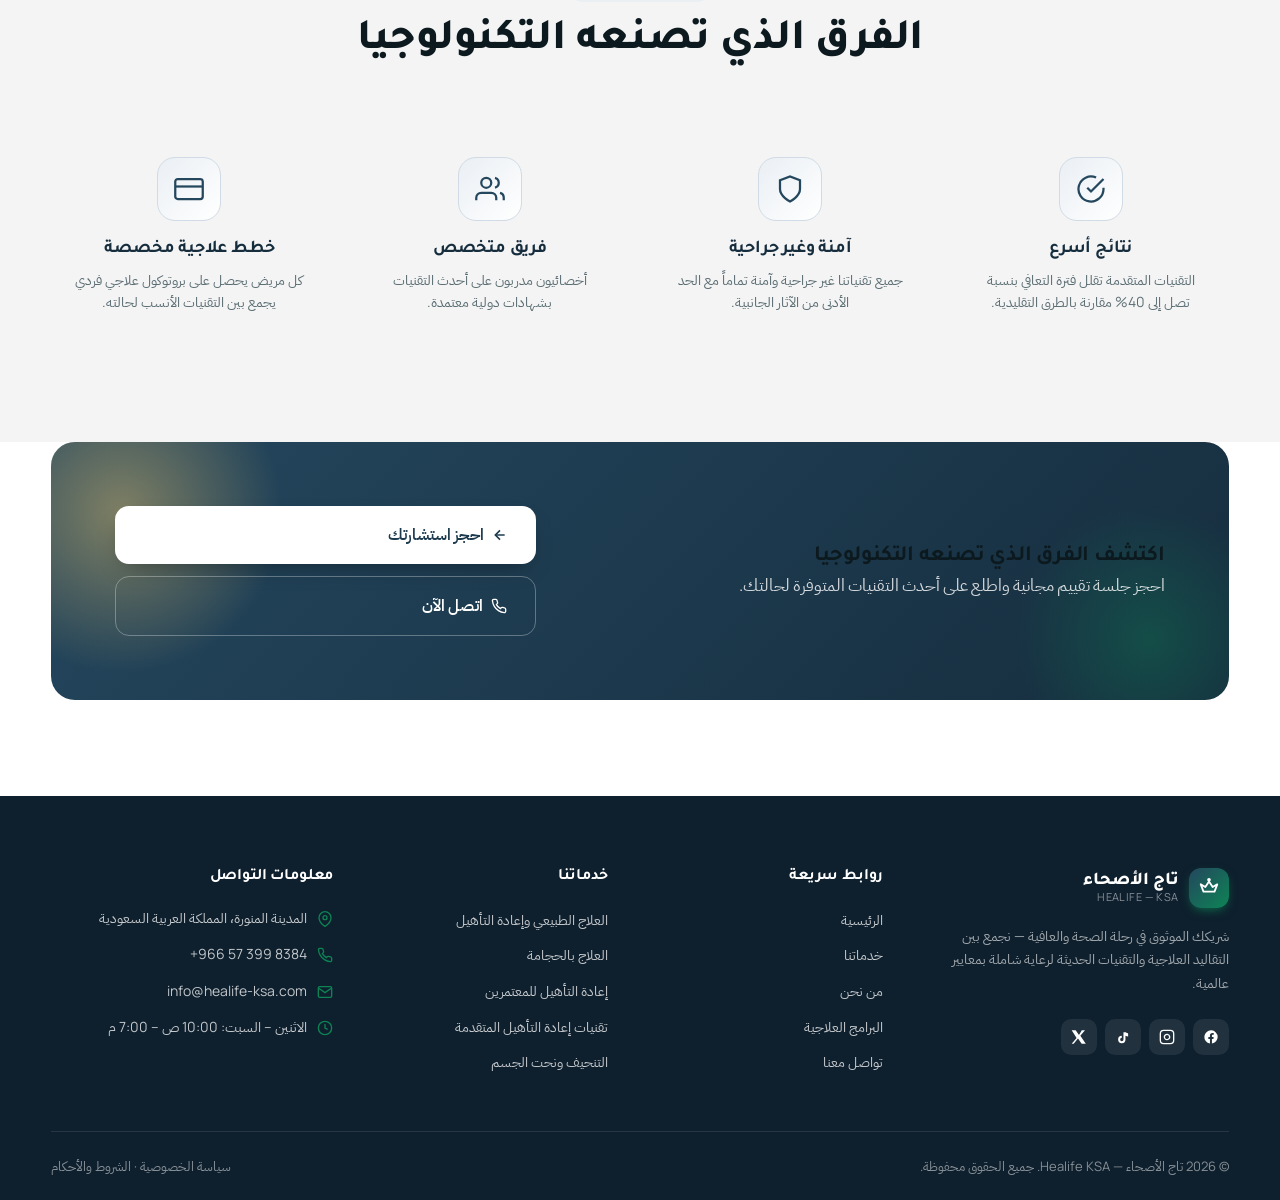
<file: tajelsehaa-website 2/services/advanced-rehab-tech.html>
<!DOCTYPE html>
<html lang="ar" dir="rtl">
<head>
<meta charset="UTF-8">
<meta name="viewport" content="width=device-width,initial-scale=1">
<title>تقنية ALTER-G المتقدمة للعلاج الطبيعي وإعادة التأهيل | تاج الأصحاء</title>
<meta name="description" content="أحدث تقنيات إعادة التأهيل المتقدمة في المدينة المنورة: جهاز AlterG المضاد للجاذبية، الموجات التصادمية، العلاج بالليزر، والتحفيز الكهربائي. تاج الأصحاء — مركز العلاج الطبيعي المتقدم.">
<meta name="keywords" content="تقنيات إعادة التأهيل,AlterG المدينة المنورة,الموجات التصادمية,العلاج بالليزر,التحفيز الكهربائي,علاج طبيعي متقدم,تاج الأصحاء">
<meta name="robots" content="index,follow">
<link rel="canonical" href="https://tajalasehaa.sa/services/advanced-rehab-tech.html">
<meta property="og:title" content="تقنية ALTER-G المتقدمة للعلاج الطبيعي | تاج الأصحاء">
<meta property="og:description" content="أحدث الأجهزة والتقنيات الطبية لإعادة التأهيل في المدينة المنورة.">
<meta property="og:type" content="website">
<meta property="og:locale" content="ar_SA">
<link rel="preconnect" href="https://fonts.googleapis.com">
<link href="https://fonts.googleapis.com/css2?family=Tajawal:wght@400;500;700;800&family=Manrope:wght@300;400;500;600;700;800&family=IBM+Plex+Sans+Arabic:wght@300;400;500;600&display=swap" rel="stylesheet">
<link rel="stylesheet" href="../assets/css/styles.css">
<script type="application/ld+json">
{"@context":"https://schema.org","@type":"MedicalTherapy","name":"تقنيات إعادة التأهيل المتقدمة","description":"أحدث تقنيات وأجهزة إعادة التأهيل الطبي المتقدمة شاملة جهاز AlterG والموجات التصادمية والليزر العلاجي","provider":{"@type":"MedicalBusiness","name":"تاج الأصحاء","address":{"@type":"PostalAddress","streetAddress":"طريق الملك عبد الله","addressLocality":"المدينة المنورة","addressRegion":"منطقة المدينة المنورة","postalCode":"42319","addressCountry":"SA"},"telephone":"+966573998384"}}
</script>
<style>.nav-dropdown{position:relative;display:inline-block}.nav-dropdown .dropdown-menu{display:none;position:absolute;top:100%;right:0;background:#fff;min-width:260px;border-radius:12px;box-shadow:0 8px 32px rgba(36,71,94,.12);padding:8px 0;z-index:1000;border:1px solid rgba(36,71,94,.06)}.nav-dropdown:hover .dropdown-menu{display:block}.dropdown-menu a{display:block;padding:10px 20px;color:var(--ink-900);font-size:.9rem;text-decoration:none;transition:background .2s,color .2s}.dropdown-menu a:hover{background:var(--sand-50,#FFF9E5);color:var(--teal-700)}</style>
</head>
<body>
<div class="util-bar">
  <div class="container">
    <div class="util-meta">
      <span>
        <svg viewBox="0 0 24 24" fill="none" stroke="currentColor" stroke-width="2"><circle cx="12" cy="12" r="10"/><polyline points="12,6 12,12 16,14"/></svg>
        من الاثنين إلى السبت: 10:00 ص – 7:00 م
      </span>
      <span>
        <svg viewBox="0 0 24 24" fill="none" stroke="currentColor" stroke-width="2"><path d="M21 10c0 7-9 13-9 13s-9-6-9-13a9 9 0 0 1 18 0z"/><circle cx="12" cy="10" r="3"/></svg>
        المدينة المنورة
      </span>
      <span>
        <svg viewBox="0 0 24 24" fill="none" stroke="currentColor" stroke-width="2"><path d="M22 16.92v3a2 2 0 0 1-2.18 2 19.79 19.79 0 0 1-8.63-3.07 19.5 19.5 0 0 1-6-6A19.79 19.79 0 0 1 2.13 4.18 2 2 0 0 1 4.11 2h3a2 2 0 0 1 2 1.72c.13.96.36 1.9.7 2.81a2 2 0 0 1-.45 2.11L8.09 9.91a16 16 0 0 0 6 6l1.27-1.27a2 2 0 0 1 2.11-.45c.91.34 1.85.57 2.81.7A2 2 0 0 1 22 16.92z"/></svg>
        <span style="direction:ltr">0573998384</span>
      </span>
    </div>
    <div class="util-lang">
      <button class="active">العربية</button>
      <button>EN</button>
    </div>
  </div>
</div>

<!-- Header -->
<header class="site-header">
  <div class="container nav">
    <a class="logo" href="#">
      <div class="logo-mark">
        <!-- Crown + leaf mark -->
        <svg viewBox="0 0 24 24" fill="none" stroke="currentColor" stroke-width="2" stroke-linecap="round" stroke-linejoin="round">
          <path d="M3 8l3 8h12l3-8-5 3-4-6-4 6z"/>
          <circle cx="12" cy="3" r="1" fill="currentColor"/>
        </svg>
      </div>
      <div class="logo-text">
        <strong>تاج الأصحاء</strong>
        <small>HEALIFE — KSA</small>
      </div>
    </a>
    <nav class="nav-menu">
      <a href="#" class="active">الرئيسية</a>
      <div class="nav-dropdown">
          <a href="../services.html" class="has-dropdown">خدماتنا <svg class="caret" viewBox="0 0 24 24" fill="none" stroke="currentColor" stroke-width="2"><polyline points="6,9 12,15 18,9"/></svg></a>
          <div class="dropdown-menu">
            <a href="physiotherapy-rehabilitation.html">العلاج الطبيعي وإعادة التأهيل</a>
            <a href="pain-management.html">إدارة الألم واستعادة الحركة</a>
            <a href="specialized-rehab-pilgrims.html">إعادة التأهيل للمعتمرين</a>
            <a href="advanced-rehab-tech.html">تقنيات إعادة التأهيل المتقدمة</a>
            <a href="slimming.html">التنحيف ونحت الجسم</a>
            <a href="cupping-therapy.html">العلاج بالحجامة</a>
            <a href="home-physiotherapy.html">العلاج الطبيعي المنزلي</a>
          </div>
          </div>
      <a href="../about.html">من نحن</a>
      <a href="#programs">البرامج العلاجية</a>
      <a href="../contact.html">تواصل معنا</a>
    </nav>
    <div class="nav-cta">
      <a href="#contact" class="btn btn-ghost" style="display:none">
        اتصل بنا
      </a>
      <a href="#contact" class="btn btn-primary">
        احجز استشارتك المجانية
        <svg viewBox="0 0 24 24" fill="none" stroke="currentColor" stroke-width="2.2" width="14" height="14"><line x1="19" y1="12" x2="5" y2="12"/><polyline points="12,19 5,12 12,5"/></svg>
      </a>
    </div>
  </div>
</header>

<section class="page-hero" style="background:linear-gradient(135deg,rgba(36,71,94,0.7),rgba(13,132,85,0.7)),url('../assets/images/clinic-rehab.webp') center/cover;padding:80px 0 48px;color:var(--sand-50)">
<div class="container">
<nav aria-label="breadcrumb" style="margin-bottom:16px;font-size:.85rem;opacity:.8"><a href="../index.html" style="color:var(--sand-50)">الرئيسية</a> / <a href="../services.html" style="color:var(--sand-50)">خدماتنا</a> / تقنيات متقدمة</nav>
<span class="eyebrow" style="color:var(--green-600)">تقنيات حديثة</span>
<h1 style="font-size:clamp(1.8rem,4vw,2.8rem);margin:.4rem 0">تقنية ALTER-G المتقدمة للعلاج الطبيعي وإعادة التأهيل</h1>
<p style="max-width:640px;opacity:.9;font-size:1.1rem">نوظف أحدث الأجهزة والتقنيات الطبية العالمية لتقديم نتائج أسرع وأكثر فعالية في إعادة التأهيل والعلاج الطبيعي.</p>
</div>
</section>

<section class="block"><div class="container">
<div class="block-head"><span class="eyebrow">أجهزتنا</span><h2>تقنيات عالمية في قلب المدينة المنورة</h2></div>
<div class="services-grid">

<div class="service-card"><div class="service-icon"><svg viewBox="0 0 24 24" fill="none" stroke="currentColor" stroke-width="1.5" width="32" height="32"><circle cx="12" cy="12" r="10"/><path d="M12 6v12M6 12h12"/></svg></div>
<h3>جهاز AlterG المضاد للجاذبية</h3>
<p>جهاز المشي المضاد للجاذبية الذي يسمح بالتدريب على المشي مع تخفيف الوزن حتى 80%، مثالي لإعادة التأهيل بعد العمليات الجراحية وإصابات الأطراف السفلية.</p>
<ul style="list-style:none;padding:0;margin-top:12px;font-size:.9rem"><li style="padding:4px 0">✓ تقليل الحمل على المفاصل</li><li style="padding:4px 0">✓ تسريع العودة للمشي الطبيعي</li><li style="padding:4px 0">✓ مناسب لجميع الأعمار</li></ul></div>

<div class="service-card"><div class="service-icon"><svg viewBox="0 0 24 24" fill="none" stroke="currentColor" stroke-width="1.5" width="32" height="32"><path d="M13 2L3 14h9l-1 8 10-12h-9l1-8z"/></svg></div>
<h3>الموجات التصادمية (Shockwave)</h3>
<p>تقنية غير جراحية تستخدم موجات صوتية عالية الطاقة لعلاج الألم المزمن والتهابات الأوتار وتحفيز التئام الأنسجة التالفة.</p>
<ul style="list-style:none;padding:0;margin-top:12px;font-size:.9rem"><li style="padding:4px 0">✓ علاج التهاب اللفافة الأخمصية</li><li style="padding:4px 0">✓ علاج الكتف المتجمد</li><li style="padding:4px 0">✓ تفتيت التكلسات</li></ul></div>

<div class="service-card"><div class="service-icon"><svg viewBox="0 0 24 24" fill="none" stroke="currentColor" stroke-width="1.5" width="32" height="32"><circle cx="12" cy="12" r="3"/><path d="M12 1v4M12 19v4M4.22 4.22l2.83 2.83M16.95 16.95l2.83 2.83M1 12h4M19 12h4M4.22 19.78l2.83-2.83M16.95 7.05l2.83-2.83"/></svg></div>
<h3>العلاج بالليزر عالي الكثافة (HILT)</h3>
<p>ليزر علاجي متقدم يخترق الأنسجة العميقة لتخفيف الالتهابات وتسكين الألم وتسريع شفاء الأنسجة المتضررة.</p>
<ul style="list-style:none;padding:0;margin-top:12px;font-size:.9rem"><li style="padding:4px 0">✓ تخفيف الألم الفوري</li><li style="padding:4px 0">✓ تقليل الالتهابات</li><li style="padding:4px 0">✓ بدون آثار جانبية</li></ul></div>

<div class="service-card"><div class="service-icon"><svg viewBox="0 0 24 24" fill="none" stroke="currentColor" stroke-width="1.5" width="32" height="32"><path d="M22 12h-4l-3 9L9 3l-3 9H2"/></svg></div>
<h3>التحفيز الكهربائي (EMS/TENS)</h3>
<p>أجهزة تحفيز كهربائي متطورة لتقوية العضلات الضعيفة وتخفيف الألم وتحسين الدورة الدموية في المنطقة المصابة.</p>
<ul style="list-style:none;padding:0;margin-top:12px;font-size:.9rem"><li style="padding:4px 0">✓ تقوية العضلات بعد الجراحة</li><li style="padding:4px 0">✓ تسكين الألم المزمن</li><li style="padding:4px 0">✓ تحسين الدورة الدموية</li></ul></div>

<div class="service-card"><div class="service-icon"><svg viewBox="0 0 24 24" fill="none" stroke="currentColor" stroke-width="1.5" width="32" height="32"><path d="M12 22c5.523 0 10-4.477 10-10S17.523 2 12 2 2 6.477 2 12s4.477 10 10 10z"/><path d="M12 18a6 6 0 100-12 6 6 0 000 12z"/><path d="M12 14a2 2 0 100-4 2 2 0 000 4z"/></svg></div>
<h3>الموجات فوق الصوتية العلاجية</h3>
<p>تقنية تستخدم الموجات الصوتية لتسخين الأنسجة العميقة وتحسين مرونتها وتسريع عملية الشفاء الطبيعية.</p>
<ul style="list-style:none;padding:0;margin-top:12px;font-size:.9rem"><li style="padding:4px 0">✓ علاج تصلب المفاصل</li><li style="padding:4px 0">✓ تحسين مرونة الأنسجة</li><li style="padding:4px 0">✓ تسريع التعافي</li></ul></div>

<div class="service-card"><div class="service-icon"><svg viewBox="0 0 24 24" fill="none" stroke="currentColor" stroke-width="1.5" width="32" height="32"><rect x="2" y="3" width="20" height="14" rx="2"/><line x1="8" y1="21" x2="16" y2="21"/><line x1="12" y1="17" x2="12" y2="21"/></svg></div>
<h3>التقييم الرقمي المتقدم</h3>
<p>أنظمة تحليل حركي رقمية متطورة لتقييم المشي والتوازن والقوة العضلية بدقة عالية لوضع خطط علاجية مخصصة.</p>
<ul style="list-style:none;padding:0;margin-top:12px;font-size:.9rem"><li style="padding:4px 0">✓ تحليل المشي الدقيق</li><li style="padding:4px 0">✓ قياس القوة العضلية</li><li style="padding:4px 0">✓ متابعة التقدم رقمياً</li></ul></div>

</div>
</div></section>

<section class="block" style="background:var(--bg-soft);">
<div class="container">
<div class="block-head"><span class="eyebrow">لماذا تقنياتنا مختلفة</span><h2>الفرق الذي تصنعه التكنولوجيا</h2></div>
<div class="why-grid">
<div class="why-card"><div class="ico"><svg viewBox="0 0 24 24" fill="none" stroke="currentColor" stroke-width="1.8"><path d="M22 11.08V12a10 10 0 11-5.93-9.14"/><polyline points="22 4 12 14.01 9 11.01"/></svg></div><h3>نتائج أسرع</h3><p>التقنيات المتقدمة تقلل فترة التعافي بنسبة تصل إلى 40% مقارنة بالطرق التقليدية.</p></div>
<div class="why-card"><div class="ico"><svg viewBox="0 0 24 24" fill="none" stroke="currentColor" stroke-width="1.8"><path d="M12 22s8-4 8-10V5l-8-3-8 3v7c0 6 8 10 8 10z"/></svg></div><h3>آمنة وغير جراحية</h3><p>جميع تقنياتنا غير جراحية وآمنة تماماً مع الحد الأدنى من الآثار الجانبية.</p></div>
<div class="why-card"><div class="ico"><svg viewBox="0 0 24 24" fill="none" stroke="currentColor" stroke-width="1.8"><path d="M17 21v-2a4 4 0 00-4-4H5a4 4 0 00-4 4v2"/><circle cx="9" cy="7" r="4"/><path d="M23 21v-2a4 4 0 00-3-3.87"/><path d="M16 3.13a4 4 0 010 7.75"/></svg></div><h3>فريق متخصص</h3><p>أخصائيون مدربون على أحدث التقنيات بشهادات دولية معتمدة.</p></div>
<div class="why-card"><div class="ico"><svg viewBox="0 0 24 24" fill="none" stroke="currentColor" stroke-width="1.8"><rect x="1" y="4" width="22" height="16" rx="2"/><line x1="1" y1="10" x2="23" y2="10"/></svg></div><h3>خطط علاجية مخصصة</h3><p>كل مريض يحصل على بروتوكول علاجي فردي يجمع بين التقنيات الأنسب لحالته.</p></div>
</div>
</div></section>

<section style="padding:0 0 96px;">
<div class="cta-banner"><div class="cta-banner-grid">
<div><h3>اكتشف الفرق الذي تصنعه التكنولوجيا</h3><p>احجز جلسة تقييم مجانية واطلع على أحدث التقنيات المتوفرة لحالتك.</p></div>
<div class="cta-banner-actions">
<a href="../contact.html" class="btn btn-primary btn-large"><svg viewBox="0 0 24 24" width="16" height="16" fill="none" stroke="currentColor" stroke-width="2.4"><line x1="19" y1="12" x2="5" y2="12"/><polyline points="12,19 5,12 12,5"/></svg> احجز استشارتك</a>
<a href="tel:+966573998384" class="btn btn-secondary btn-large"><svg viewBox="0 0 24 24" width="16" height="16" fill="none" stroke="currentColor" stroke-width="2"><path d="M22 16.92v3a2 2 0 01-2.18 2 19.79 19.79 0 01-8.63-3.07 19.5 19.5 0 01-6-6 19.79 19.79 0 01-3.07-8.67A2 2 0 014.11 2h3a2 2 0 012 1.72c.127.96.361 1.903.7 2.81a2 2 0 01-.45 2.11L8.09 9.91a16 16 0 006 6l1.27-1.27a2 2 0 012.11-.45c.907.339 1.85.573 2.81.7A2 2 0 0122 16.92z"/></svg> اتصل الآن</a>
</div></div></div>
</section>

<footer class="footer">
  <div class="container">
    <div class="footer-grid">
      <div class="footer-about">
        <a class="logo" href="#">
          <div class="logo-mark">
            <svg viewBox="0 0 24 24" fill="none" stroke="currentColor" stroke-width="2" stroke-linecap="round" stroke-linejoin="round">
              <path d="M3 8l3 8h12l3-8-5 3-4-6-4 6z"/><circle cx="12" cy="3" r="1" fill="currentColor"/>
            </svg>
          </div>
          <div class="logo-text">
            <strong style="color:white;">تاج الأصحاء</strong>
            <small style="color:rgba(255,255,255,0.5);">HEALIFE — KSA</small>
          </div>
        </a>
        <p>شريكك الموثوق في رحلة الصحة والعافية — نجمع بين التقاليد العلاجية والتقنيات الحديثة لرعاية شاملة بمعايير عالمية.</p>
        <div class="socials">
          <a href="#" aria-label="Facebook"><svg viewBox="0 0 24 24" fill="currentColor"><path d="M22 12a10 10 0 1 0-11.6 9.9V14.9H8V12h2.4V9.8c0-2.4 1.4-3.7 3.6-3.7 1 0 2.1.2 2.1.2v2.3h-1.2c-1.2 0-1.5.7-1.5 1.4V12h2.6l-.4 2.9h-2.2v7A10 10 0 0 0 22 12z"/></svg></a>
          <a href="#" aria-label="Instagram"><svg viewBox="0 0 24 24" fill="none" stroke="currentColor" stroke-width="2"><rect x="2" y="2" width="20" height="20" rx="5"/><path d="M16 11.4A4 4 0 1 1 12.6 8 4 4 0 0 1 16 11.4z"/><line x1="17.5" y1="6.5" x2="17.5" y2="6.5"/></svg></a>
          <a href="#" aria-label="TikTok"><svg viewBox="0 0 24 24" fill="currentColor"><path d="M19.6 6.3a4.6 4.6 0 0 1-3.4-1.5h-3.5v11a2.5 2.5 0 1 1-2.5-2.5v-3a5.5 5.5 0 1 0 5.5 5.5V10a7.6 7.6 0 0 0 4 1.2V8.1a4.6 4.6 0 0 1-.1-1.8z"/></svg></a>
          <a href="#" aria-label="Twitter"><svg viewBox="0 0 24 24" fill="currentColor"><path d="M18.2 2H21l-7 8 8.2 12H16l-5.5-7.6L4 22H1l7.4-8.5L1 2h6l5 7 4.2-7z"/></svg></a>
        </div>
      </div>

      <div>
        <h4>روابط سريعة</h4>
        <ul>
          <li><a href="#">الرئيسية</a></li>
          <li><a href="#services">خدماتنا</a></li>
          <li><a href="#about">من نحن</a></li>
          <li><a href="#programs">البرامج العلاجية</a></li>
          <li><a href="#contact">تواصل معنا</a></li>
        </ul>
      </div>

      <div>
        <h4>خدماتنا</h4>
        <ul>
          <li><a href="physiotherapy-rehabilitation.html">العلاج الطبيعي وإعادة التأهيل</a></li>
          <li><a href="cupping-therapy.html">العلاج بالحجامة</a></li>
          <li><a href="specialized-rehab-pilgrims.html">إعادة التأهيل للمعتمرين</a></li>
          <li><a href="advanced-rehab-tech.html">تقنيات إعادة التأهيل المتقدمة</a></li>
          <li><a href="slimming.html">التنحيف ونحت الجسم</a></li>
        </ul>
      </div>

      <div class="footer-contact">
        <h4>معلومات التواصل</h4>
        <div class="item">
          <svg viewBox="0 0 24 24" fill="none" stroke="currentColor" stroke-width="2"><path d="M21 10c0 7-9 13-9 13s-9-6-9-13a9 9 0 0 1 18 0z"/><circle cx="12" cy="10" r="3"/></svg>
          <span>المدينة المنورة، المملكة العربية السعودية</span>
        </div>
        <div class="item">
          <svg viewBox="0 0 24 24" fill="none" stroke="currentColor" stroke-width="2"><path d="M22 16.92v3a2 2 0 0 1-2.18 2 19.79 19.79 0 0 1-8.63-3.07 19.5 19.5 0 0 1-6-6A19.79 19.79 0 0 1 2.13 4.18 2 2 0 0 1 4.11 2h3a2 2 0 0 1 2 1.72c.13.96.36 1.9.7 2.81a2 2 0 0 1-.45 2.11L8.09 9.91a16 16 0 0 0 6 6l1.27-1.27a2 2 0 0 1 2.11-.45c.91.34 1.85.57 2.81.7A2 2 0 0 1 22 16.92z"/></svg>
          <span style="direction:ltr;display:inline-block">+966 57 399 8384</span>
        </div>
        <div class="item">
          <svg viewBox="0 0 24 24" fill="none" stroke="currentColor" stroke-width="2"><path d="M4 4h16c1.1 0 2 .9 2 2v12c0 1.1-.9 2-2 2H4c-1.1 0-2-.9-2-2V6c0-1.1.9-2 2-2z"/><polyline points="22,6 12,13 2,6"/></svg>
          <span style="direction:ltr;display:inline-block">info@healife-ksa.com</span>
        </div>
        <div class="item">
          <svg viewBox="0 0 24 24" fill="none" stroke="currentColor" stroke-width="2"><circle cx="12" cy="12" r="10"/><polyline points="12,6 12,12 16,14"/></svg>
          <span>الاثنين – السبت: 10:00 ص – 7:00 م</span>
        </div>
      </div>
    </div>

    <div class="footer-bottom">
      <span>© 2026 تاج الأصحاء — Healife KSA. جميع الحقوق محفوظة.</span>
      <span>سياسة الخصوصية · الشروط والأحكام</span>
    </div>
  </div>
</footer>

<a href="https://wa.me/966573998384" class="float-wa" aria-label="WhatsApp"><svg viewBox="0 0 24 24" fill="currentColor"><path d="M17.5 14.4c-.3-.1-1.7-.8-2-.9s-.5-.1-.7.1c-.2.3-.8 1-.9 1.1-.2.2-.3.2-.6.1s-1.1-.4-2.2-1.3c-.8-.7-1.3-1.6-1.5-1.9s0-.4.1-.5c.1-.1.3-.3.4-.5s.2-.3.3-.4c.1-.2.1-.3 0-.5s-.7-1.6-1-2.2c-.2-.6-.5-.5-.7-.5h-.6c-.2 0-.5.1-.7.3s-.9.9-.9 2.1.9 2.4 1.1 2.6c.1.2 1.8 2.8 4.4 3.9.6.3 1.1.4 1.5.5.6.2 1.2.2 1.6.1.5-.1 1.5-.6 1.7-1.2s.2-1.1.2-1.2c-.1-.1-.3-.2-.6-.3zM12 2C6.5 2 2 6.5 2 12c0 1.8.5 3.5 1.3 5L2 22l5.2-1.3c1.5.8 3.1 1.3 4.8 1.3 5.5 0 10-4.5 10-10S17.5 2 12 2z"/></svg></a>
<script src="../assets/js/main.js"></script>
</body>
</html>
</file>
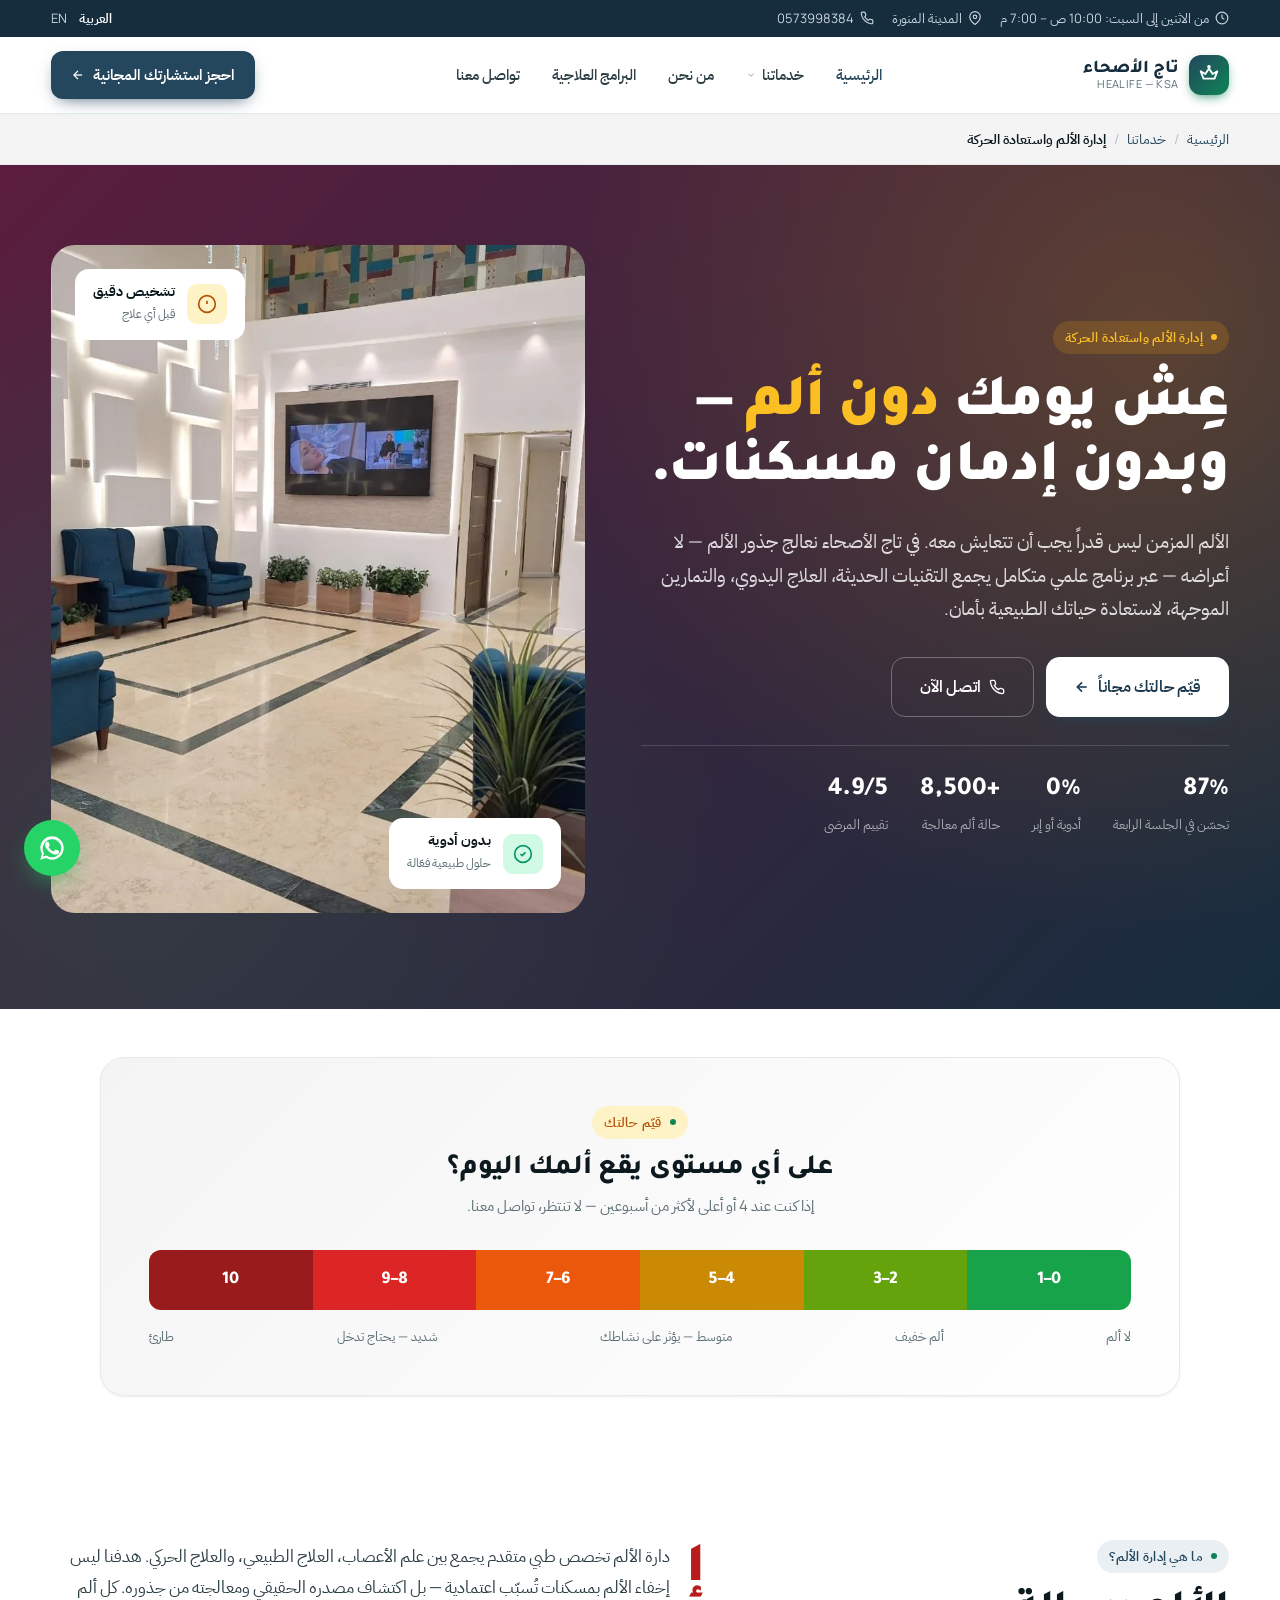
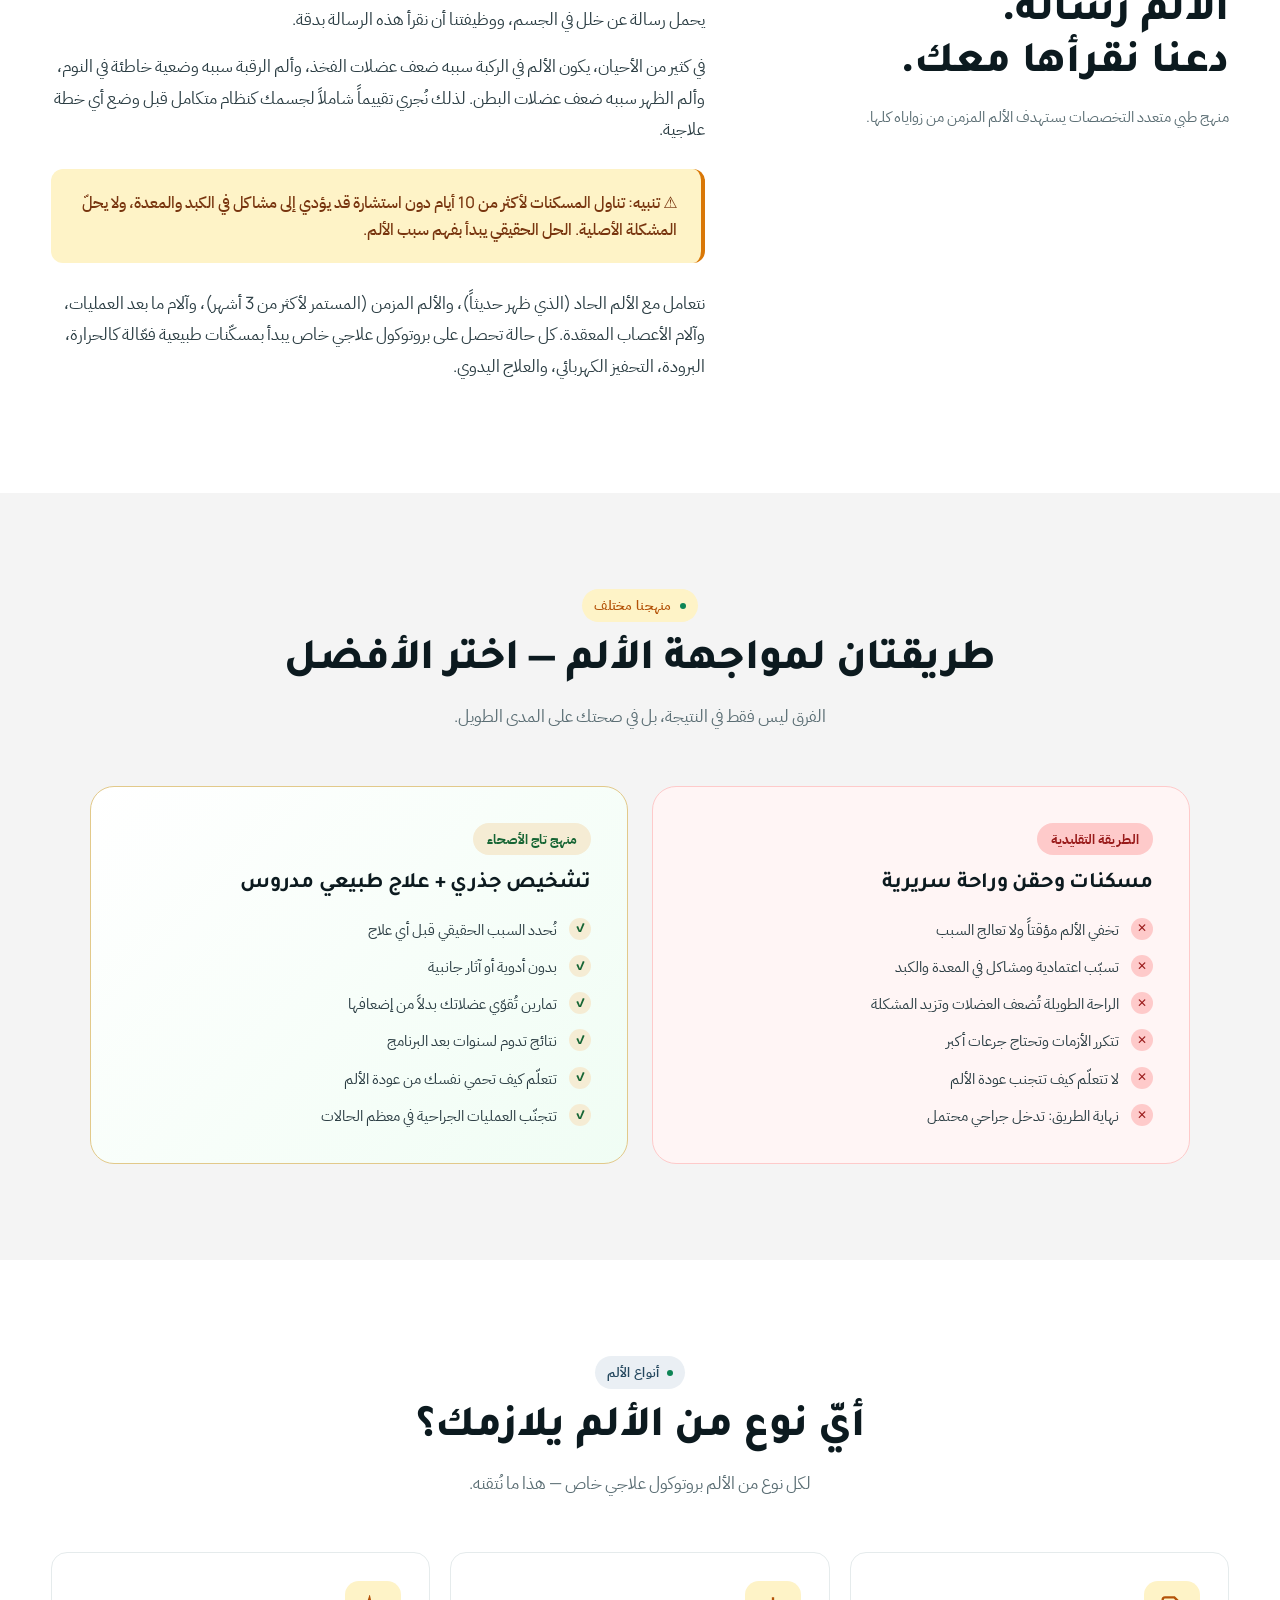
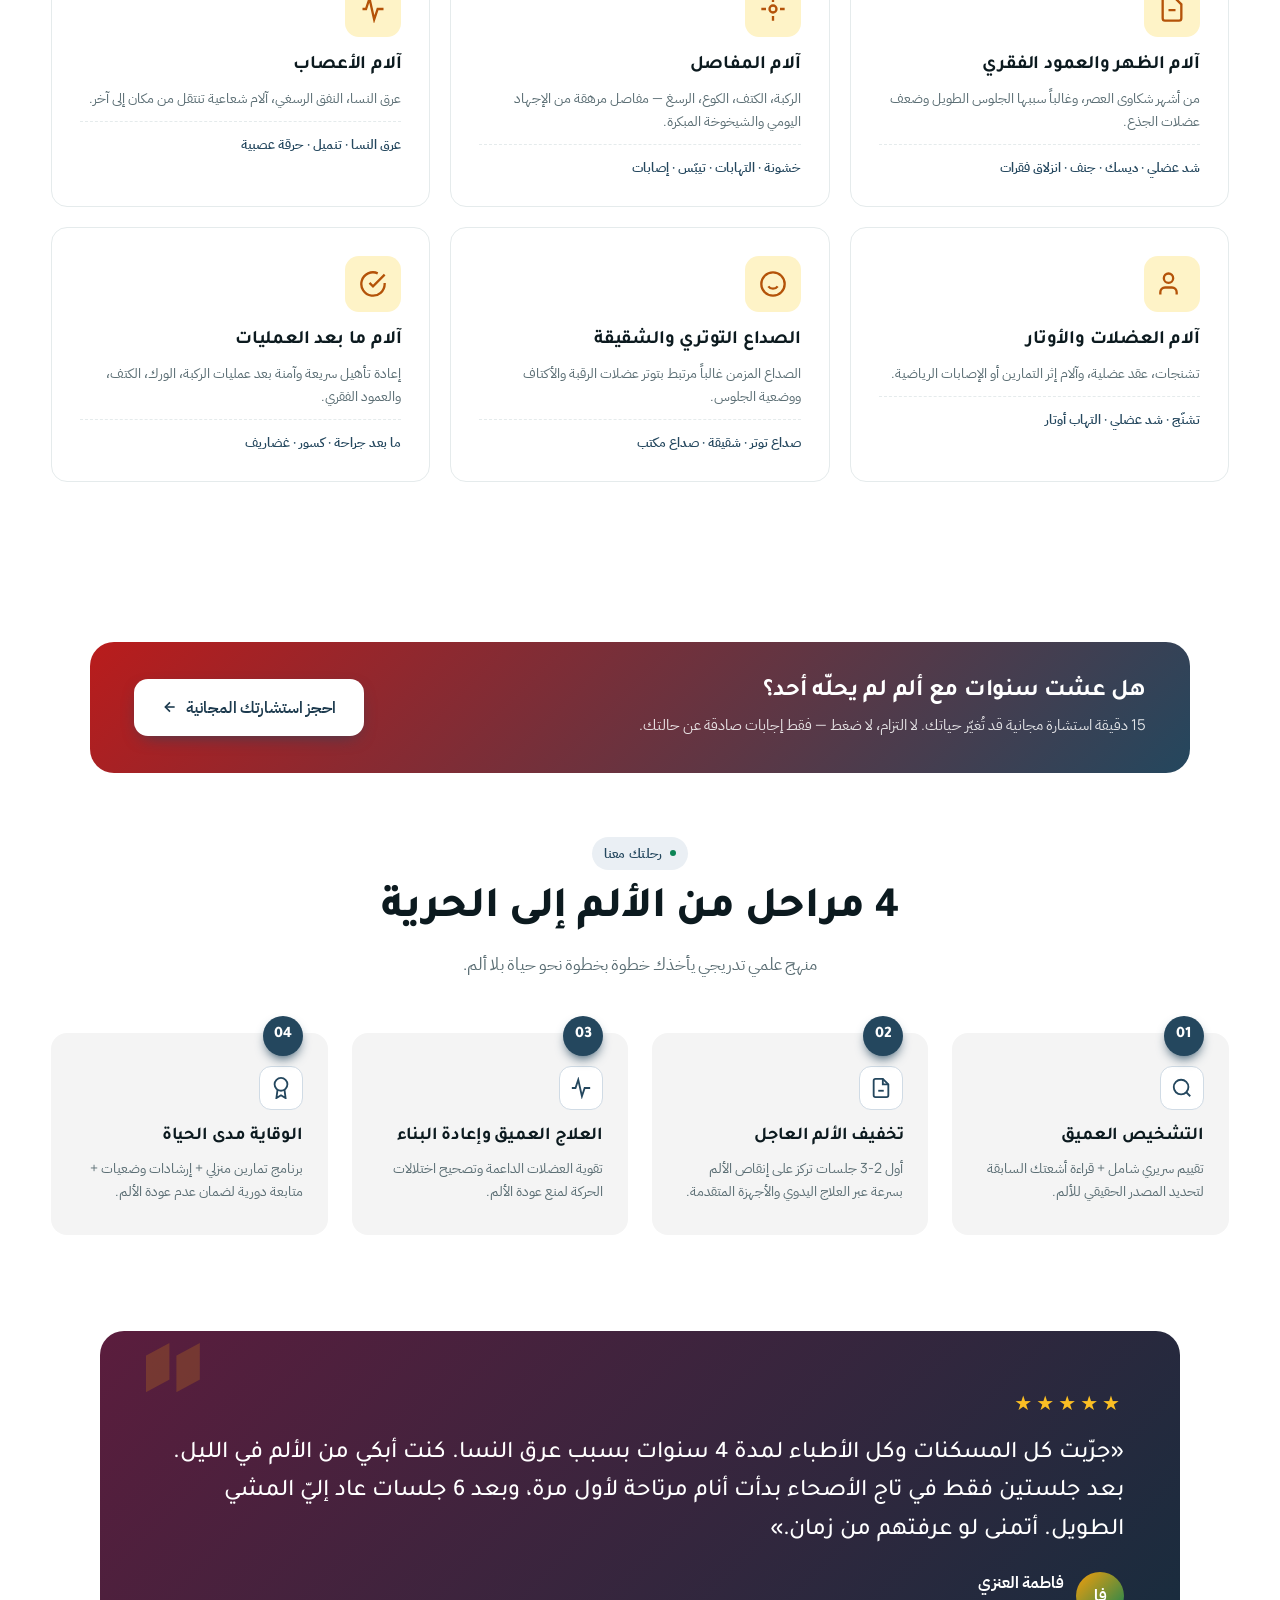
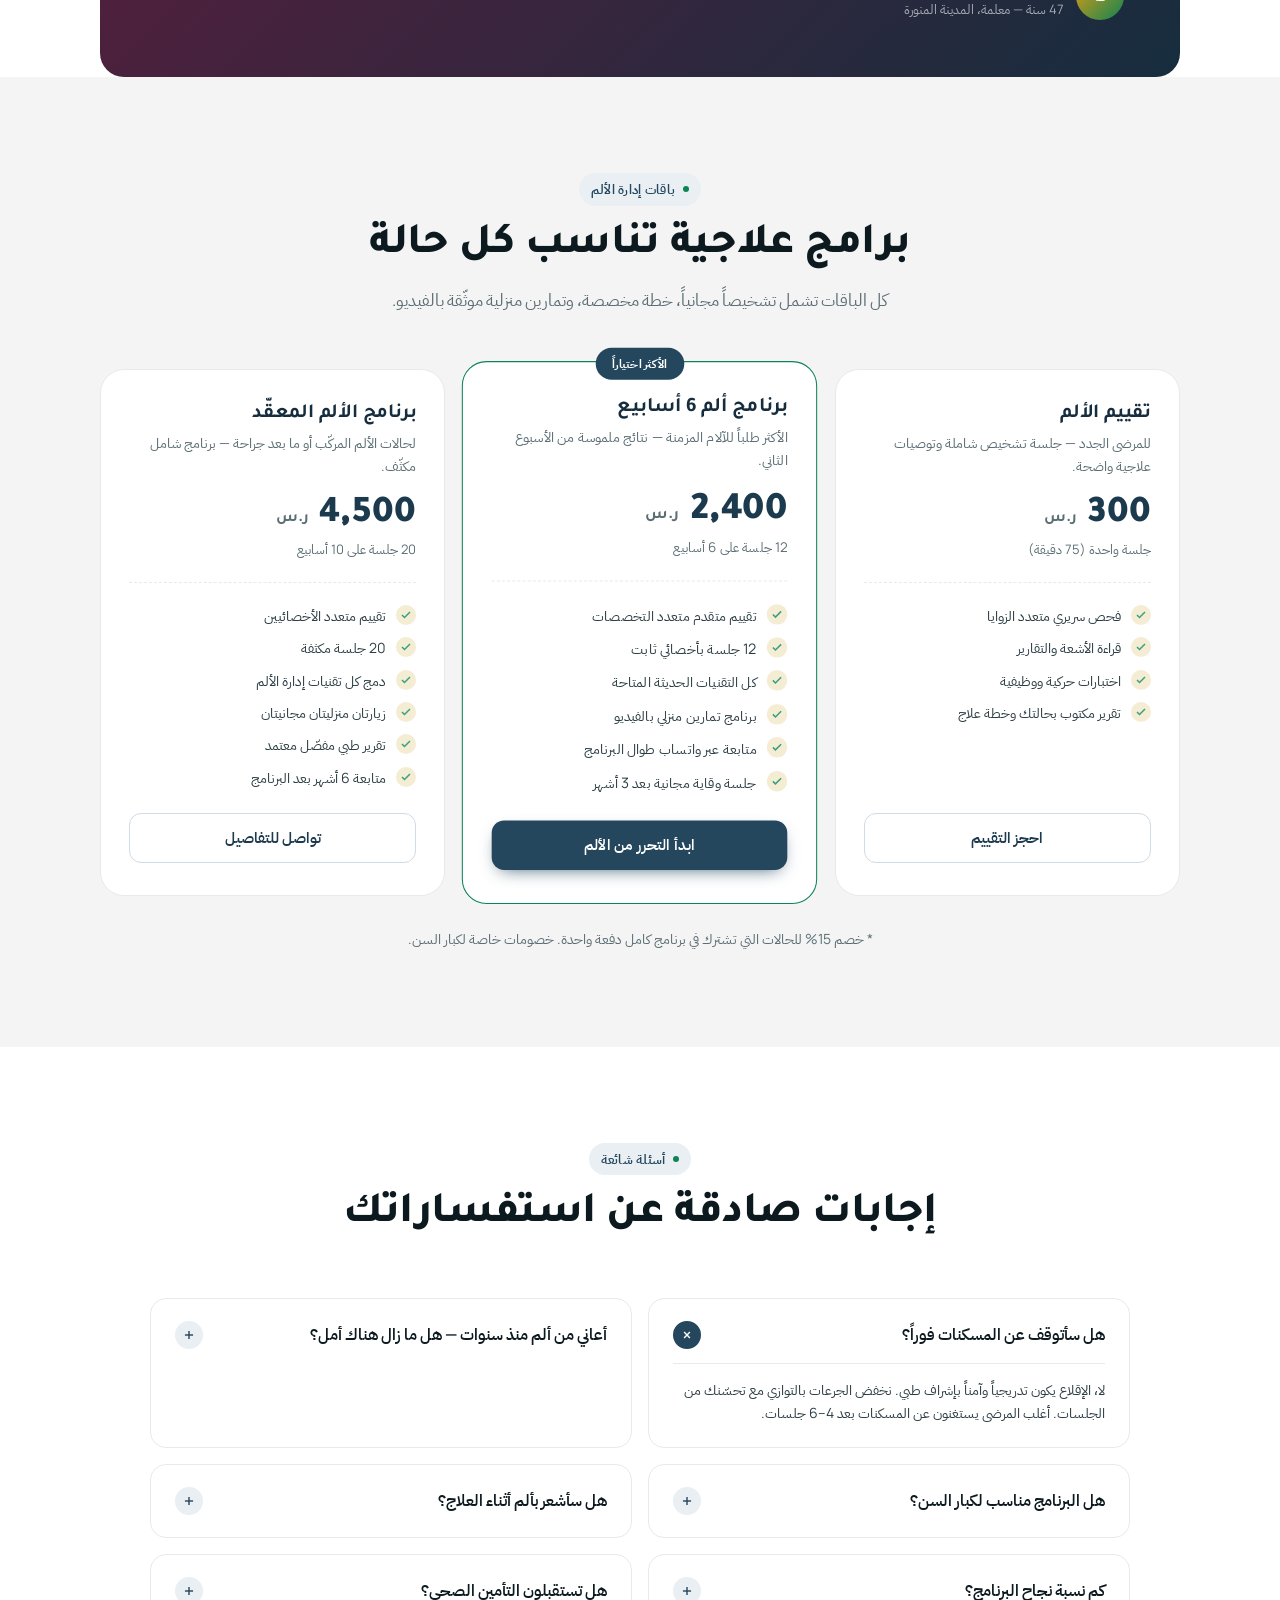
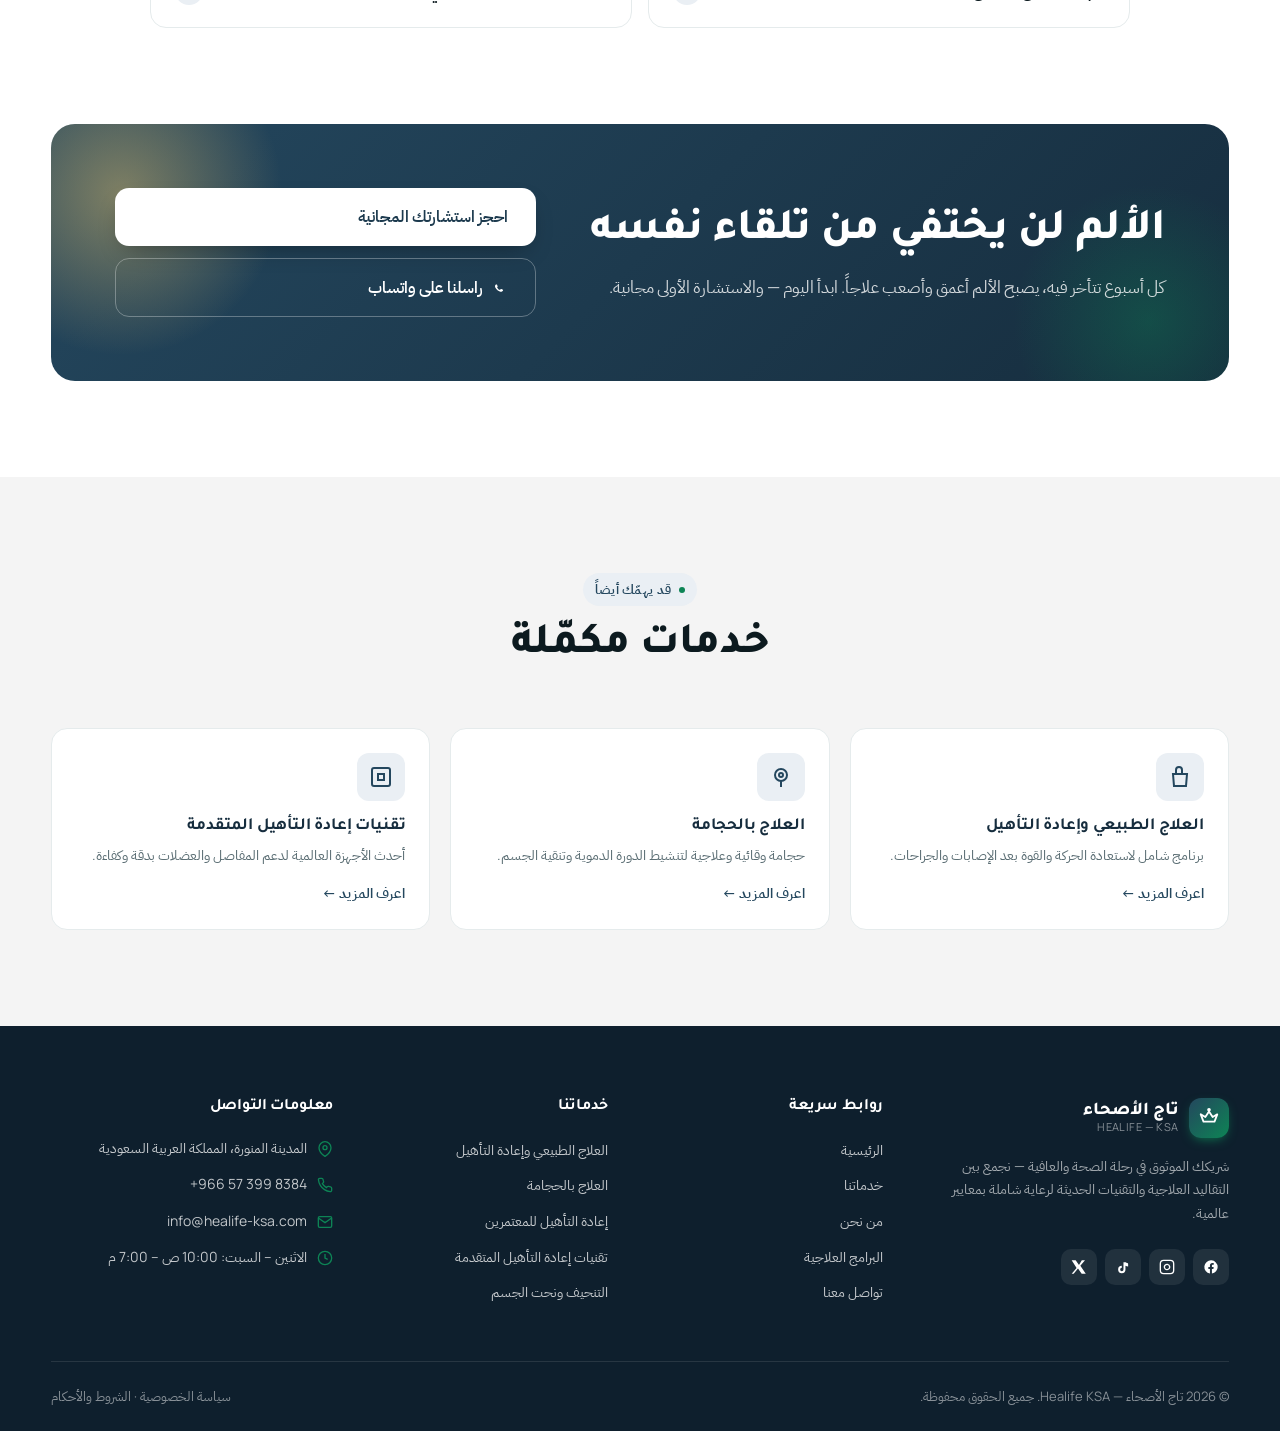
<file: tajelsehaa-website 2/services/pain-management.html>
<!doctype html>
<html lang="ar" dir="rtl">
<head>
<meta charset="utf-8" />
<meta name="viewport" content="width=device-width, initial-scale=1" />
<title>إدارة الألم والعلاج الطبيعي في المدينة المنورة | تاج الأصحاء</title>
<meta name="description" content="تخلّص من الألم المزمن واستعد حركتك الطبيعية مع برنامج إدارة الألم المتكامل في المدينة المنورة. تقنيات علاج طبيعي متقدمة وأخصائيون معتمدون بخبرة ماليزية لتحقيق نتائج فعّالة ومستدامة." />
<link rel="icon" type="image/svg+xml" href="../assets/images/favicon.svg" />
<link rel="preconnect" href="https://fonts.googleapis.com">
<link rel="preconnect" href="https://fonts.gstatic.com" crossorigin>
<link href="https://fonts.googleapis.com/css2?family=IBM+Plex+Sans+Arabic:wght@300;400;500;600;700&family=Manrope:wght@300;400;500;600;700;800&family=Tajawal:wght@400;500;700;800;900&display=swap" rel="stylesheet">
<link rel="stylesheet" href="../assets/css/styles.css">
<style>
  /* Inherit + extend service-page styles (same as physical-therapy page) */
  .breadcrumb { background: var(--bg-soft); padding: 14px 0; border-bottom: 1px solid var(--line); font-size: 14px; color: var(--ink-500); }
  .breadcrumb .container { display: flex; gap: 8px; align-items: center; }
  .breadcrumb a { color: var(--teal-700); }
  .breadcrumb a:hover { text-decoration: underline; }
  .breadcrumb .sep { opacity: 0.4; }
  .breadcrumb .current { color: var(--ink-900); font-weight: 600; }

  .svc-hero { position: relative; background: linear-gradient(135deg, #5b1d3d 0%, var(--teal-900) 100%); color: white; padding: 80px 0 96px; overflow: hidden; }
  .svc-hero::before { content:""; position: absolute; inset: 0; background: radial-gradient(circle at 90% 20%, rgba(245,158,11,0.22), transparent 45%), radial-gradient(circle at 10% 80%, rgba(13,132,85,0.25), transparent 45%); }
  .svc-hero-grid { position: relative; z-index: 1; display: grid; grid-template-columns: 1.1fr 1fr; gap: 56px; align-items: center; }
  .svc-hero .eyebrow { background: rgba(245,158,11,0.18); color: #fbbf24; margin-bottom: 20px; }
  .svc-hero .eyebrow::before { background: #fbbf24; }
  .svc-hero h1 { font-family: "Tajawal", sans-serif; font-weight: 900; font-size: clamp(36px, 4.6vw, 60px); color: white; line-height: 1.1; letter-spacing: -0.015em; margin-bottom: 22px; }
  .svc-hero h1 .accent { color: #fbbf24; }
  .svc-hero p.lead { font-size: 19px; line-height: 1.75; color: rgba(255,255,255,0.82); max-width: 580px; margin-bottom: 32px; }
  .svc-hero-ctas { display: flex; flex-wrap: wrap; gap: 12px; margin-bottom: 28px; }
  .svc-hero .btn-primary { background: white; color: var(--teal-800); }
  .svc-hero .btn-primary:hover { background: var(--teal-50); }
  .svc-hero .btn-secondary { background: transparent; color: white; border-color: rgba(255,255,255,0.3); }
  .svc-hero .btn-secondary:hover { border-color: white; background: rgba(255,255,255,0.08); }
  .svc-hero-stats { display: flex; gap: 32px; flex-wrap: wrap; padding-top: 24px; border-top: 1px solid rgba(255,255,255,0.15); }
  .svc-hero-stats .s strong { display: block; font-family: "Tajawal", sans-serif; font-weight: 800; font-size: 26px; color: white; }
  .svc-hero-stats .s span { font-size: 13px; color: rgba(255,255,255,0.6); }

  .svc-hero-visual { position: relative; aspect-ratio: 4/5; border-radius: 24px; overflow: hidden; box-shadow: var(--shadow-lg); background: linear-gradient(135deg, #5b1d3d, #2d5a73); }
  .svc-hero-visual::before { content:""; position: absolute; inset: 0; background-image: url('../assets/images/clinic-hero.webp'); background-size: cover; background-position: center; opacity: 1; }
  .floater { position: absolute; background: white; color: var(--ink-900); border-radius: 14px; padding: 14px 18px; box-shadow: var(--shadow-md); display: flex; align-items: center; gap: 12px; max-width: 220px; }
  .floater .ico { width: 40px; height: 40px; border-radius: 10px; background: var(--teal-50); color: var(--teal-700); display: grid; place-items: center; flex: 0 0 40px; }
  .floater .ico svg { width: 20px; height: 20px; }
  .floater strong { display: block; font-size: 14px; font-weight: 700; color: var(--ink-900); line-height: 1.2; }
  .floater small { font-size: 12px; color: var(--ink-500); }
  .floater.tl { top: 24px; left: 24px; }
  .floater.br { bottom: 24px; right: 24px; }

  /* Pain-meter visual */
  .pain-meter {
    background: linear-gradient(135deg, var(--bg-soft), white);
    border-radius: var(--radius-lg);
    padding: 48px;
    margin: 0 auto;
    width: min(1080px, 92%);
    box-shadow: var(--shadow-sm);
    border: 1px solid var(--line);
  }
  .pain-scale { display: flex; gap: 0; border-radius: 12px; overflow: hidden; height: 60px; margin: 32px 0 16px; }
  .pain-bit {
    flex: 1; display: grid; place-items: center;
    color: white; font-weight: 800; font-family: "Tajawal", sans-serif;
    font-size: 18px;
  }
  .pain-bit:nth-child(1) { background: #16a34a; }
  .pain-bit:nth-child(2) { background: #65a30d; }
  .pain-bit:nth-child(3) { background: #ca8a04; }
  .pain-bit:nth-child(4) { background: #ea580c; }
  .pain-bit:nth-child(5) { background: #dc2626; }
  .pain-bit:nth-child(6) { background: #991b1b; }
  .pain-labels { display: flex; justify-content: space-between; font-size: 13px; color: var(--ink-500); }

  /* Intro */
  .intro-grid { display: grid; grid-template-columns: 1fr 1.4fr; gap: 56px; align-items: start; }
  .intro-side h2 { margin-bottom: 14px; }
  .intro-side .eyebrow { margin-bottom: 14px; }
  .intro-body p { font-size: 17px; line-height: 1.85; color: var(--ink-700); margin-bottom: 16px; }
  .intro-body p:first-of-type::first-letter { font-family: "Tajawal", sans-serif; font-size: 56px; font-weight: 900; color: #b91c1c; float: right; line-height: 1; margin: 4px 0 0 12px; padding-left: 4px; }
  .intro-callout { background: #fef3c7; border-right: 4px solid #d97706; border-radius: 12px; padding: 20px 24px; margin: 24px 0; font-size: 16px; color: #78350f; font-weight: 500; line-height: 1.7; }

  /* Approach (no-medication contrast) */
  .approach { background: var(--bg-soft); }
  .compare {
    display: grid; grid-template-columns: 1fr 1fr; gap: 24px;
    max-width: 1100px; margin: 0 auto;
  }
  .compare-card {
    background: white; border-radius: var(--radius-lg); padding: 36px;
    border: 1.5px solid var(--line);
    position: relative;
  }
  .compare-card.bad {
    border-color: #fecaca; background: #fff5f5;
  }
  .compare-card.good {
    border-color: var(--green-500); background: linear-gradient(135deg, white, #f0fdf4);
    box-shadow: var(--shadow-md);
  }
  .compare-card .label {
    display: inline-block; padding: 6px 14px; border-radius: 999px;
    font-size: 13px; font-weight: 700; margin-bottom: 16px;
  }
  .compare-card.bad .label { background: #fecaca; color: #991b1b; }
  .compare-card.good .label { background: var(--green-100); color: #166534; }
  .compare-card h3 { margin-bottom: 20px; font-size: 22px; }
  .compare-card ul { list-style: none; padding: 0; margin: 0; display: flex; flex-direction: column; gap: 14px; }
  .compare-card ul li { display: flex; gap: 12px; font-size: 15px; line-height: 1.55; color: var(--ink-700); }
  .compare-card ul li::before {
    content: "✕"; flex: 0 0 22px; width: 22px; height: 22px; border-radius: 50%;
    background: #fecaca; color: #991b1b; font-weight: 700; font-size: 12px;
    display: grid; place-items: center;
  }
  .compare-card.good ul li::before {
    content: "✓"; background: var(--green-100); color: #166534;
  }

  /* Pain types we treat */
  .types-grid { display: grid; grid-template-columns: repeat(3, 1fr); gap: 20px; }
  .ptype {
    background: white; border: 1px solid var(--line);
    border-radius: var(--radius); padding: 28px;
    transition: 0.25s; position: relative; overflow: hidden;
  }
  .ptype::after {
    content:""; position: absolute; bottom: 0; right: 0; left: 0; height: 4px;
    background: linear-gradient(90deg, #f59e0b, #b91c1c);
    transform: scaleX(0); transform-origin: right; transition: 0.3s;
  }
  .ptype:hover { transform: translateY(-4px); box-shadow: var(--shadow-md); border-color: #fef3c7; }
  .ptype:hover::after { transform: scaleX(1); }
  .ptype .ico {
    width: 56px; height: 56px; border-radius: 14px;
    background: #fef3c7; color: #b45309;
    display: grid; place-items: center; margin-bottom: 18px;
  }
  .ptype .ico svg { width: 28px; height: 28px; }
  .ptype h3 { margin-bottom: 8px; font-size: 19px; }
  .ptype p { font-size: 14px; color: var(--ink-500); line-height: 1.65; margin-bottom: 12px; }
  .ptype .examples {
    font-size: 13px; color: var(--teal-700); font-weight: 600;
    padding-top: 12px; border-top: 1px dashed var(--line);
  }

  /* CTA bar */
  .cta-bar {
    background: linear-gradient(135deg, #b91c1c, var(--teal-700));
    color: white; border-radius: var(--radius-lg);
    padding: 36px 44px; margin: 64px auto;
    width: min(1100px, 92%);
    display: flex; flex-wrap: wrap; align-items: center; justify-content: space-between;
    gap: 24px; box-shadow: var(--shadow-lg);
  }
  .cta-bar h3 { color: white; font-size: 24px; margin-bottom: 6px; }
  .cta-bar p { color: rgba(255,255,255,0.85); font-size: 15px; }
  .cta-bar .btn-primary { background: white; color: var(--teal-800); }
  .cta-bar .btn-primary:hover { background: var(--teal-50); }

  /* Process */
  .process-steps { display: grid; grid-template-columns: repeat(4, 1fr); gap: 24px; counter-reset: step; }
  .step {
    position: relative; padding: 32px 24px;
    background: var(--bg-soft); border-radius: var(--radius);
    border: 1px solid transparent; transition: 0.25s;
  }
  .step:hover { background: white; border-color: var(--teal-100); box-shadow: var(--shadow-md); }
  .step::before {
    counter-increment: step;
    content: counter(step, decimal-leading-zero);
    position: absolute; top: -18px; right: 24px;
    width: 40px; height: 40px; border-radius: 50%;
    background: var(--teal-700); color: white;
    display: grid; place-items: center;
    font-family: "Tajawal", sans-serif; font-weight: 800;
    box-shadow: 0 6px 12px -4px var(--teal-700);
  }
  .step .ico {
    width: 44px; height: 44px; border-radius: 12px;
    background: white; color: var(--teal-700);
    display: grid; place-items: center; margin-bottom: 16px;
    border: 1px solid var(--teal-100);
  }
  .step .ico svg { width: 22px; height: 22px; }
  .step h3 { font-size: 18px; margin-bottom: 8px; }
  .step p { font-size: 14px; color: var(--ink-500); line-height: 1.65; }

  /* Mini quote */
  .mini-quote {
    background: linear-gradient(135deg, #5b1d3d, var(--teal-900));
    color: white; padding: 56px;
    border-radius: var(--radius-lg);
    width: min(1080px, 92%); margin: 0 auto;
    position: relative; overflow: hidden;
  }
  .mini-quote::before {
    content: '"';
    position: absolute; top: 12px; left: 32px;
    font-family: "Tajawal", serif; font-size: 200px; line-height: 1;
    color: rgba(245,158,11,0.2); font-weight: 900;
  }
  .mini-quote .stars { color: #fbbf24; font-size: 20px; letter-spacing: 4px; margin-bottom: 16px; }
  .mini-quote .text {
    font-family: "Tajawal", sans-serif;
    font-size: 24px; font-weight: 500; line-height: 1.6;
    color: white; margin-bottom: 20px; position: relative;
  }
  .mini-quote .author { display: flex; align-items: center; gap: 12px; }
  .mini-quote .avatar {
    width: 48px; height: 48px; border-radius: 50%;
    background: linear-gradient(135deg, #f59e0b, var(--teal-500));
    display: grid; place-items: center; color: white; font-weight: 700;
  }
  .mini-quote .author strong { display: block; font-size: 16px; color: white; }
  .mini-quote .author span { font-size: 13px; color: rgba(255,255,255,0.6); }

  /* Pricing */
  .pricing { background: var(--bg-soft); }
  .price-grid { display: grid; grid-template-columns: repeat(3, 1fr); gap: 22px; max-width: 1080px; margin: 0 auto; }
  .price-card {
    background: white; border-radius: var(--radius-lg);
    padding: 32px 28px; border: 1.5px solid var(--line);
    display: flex; flex-direction: column; transition: 0.25s;
  }
  .price-card.popular { border-color: var(--teal-500); transform: scale(1.03); box-shadow: var(--shadow-lg); position: relative; }
  .price-card.popular::before {
    content: "الأكثر اختياراً";
    position: absolute; top: -14px; right: 50%; transform: translateX(50%);
    background: var(--teal-700); color: white;
    padding: 6px 16px; border-radius: 999px;
    font-size: 12px; font-weight: 700;
  }
  .price-card:hover:not(.popular) { border-color: var(--teal-100); transform: translateY(-2px); }
  .price-card h3 { font-size: 20px; color: var(--teal-900); margin-bottom: 6px; }
  .price-card .desc { font-size: 14px; color: var(--ink-500); margin-bottom: 20px; }
  .price-card .amount { font-family: "Tajawal", sans-serif; font-weight: 900; font-size: 38px; color: var(--teal-800); line-height: 1; margin-bottom: 4px; }
  .price-card .amount small { font-size: 16px; font-weight: 600; color: var(--ink-500); }
  .price-card .per { font-size: 13px; color: var(--ink-500); margin-bottom: 22px; padding-bottom: 22px; border-bottom: 1px dashed var(--line); }
  .price-card ul { list-style: none; padding: 0; margin: 0 0 24px; display: flex; flex-direction: column; gap: 10px; flex: 1; }
  .price-card ul li { display: flex; gap: 10px; font-size: 14px; color: var(--ink-700); }
  .price-card ul li::before {
    content:""; width: 20px; height: 20px; flex: 0 0 20px;
    background: var(--green-100); border-radius: 50%;
    background-image: url("data:image/svg+xml;utf8,<svg xmlns='http://www.w3.org/2000/svg' viewBox='0 0 24 24' fill='none' stroke='%233aa17e' stroke-width='3'><polyline points='20,6 9,17 4,12'/></svg>");
    background-size: 12px; background-repeat: no-repeat; background-position: center;
  }
  .price-card .btn { justify-content: center; }

  /* Related */
  .related-grid { display: grid; grid-template-columns: repeat(3, 1fr); gap: 20px; }
  .related { background: white; border: 1px solid var(--line); border-radius: var(--radius); padding: 24px; transition: 0.25s; display: flex; flex-direction: column; }
  .related:hover { border-color: var(--teal-100); box-shadow: var(--shadow-md); transform: translateY(-3px); }
  .related .ico { width: 48px; height: 48px; border-radius: 12px; background: var(--teal-50); color: var(--teal-700); display: grid; place-items: center; margin-bottom: 16px; }
  .related .ico svg { width: 24px; height: 24px; }
  .related h3 { font-size: 17px; margin-bottom: 6px; color: var(--teal-900); }
  .related p { font-size: 14px; color: var(--ink-500); margin-bottom: 16px; flex: 1; }
  .related .arrow { color: var(--teal-700); font-size: 14px; font-weight: 600; }

  @media (max-width: 1100px) {
    .svc-hero-grid, .intro-grid { grid-template-columns: 1fr; gap: 36px; }
    .types-grid, .related-grid, .price-grid { grid-template-columns: repeat(2, 1fr); }
    .price-card.popular { transform: none; }
    .process-steps { grid-template-columns: repeat(2, 1fr); }
    .compare { grid-template-columns: 1fr; }
  }
  @media (max-width: 640px) {
    .types-grid, .related-grid, .price-grid, .process-steps { grid-template-columns: 1fr; }
    .mini-quote { padding: 32px 24px; }
    .mini-quote .text { font-size: 19px; }
    .cta-bar { padding: 24px; }
    .floater.tl, .floater.br { display: none; }
    .pain-meter { padding: 28px 20px; }
    .pain-bit { font-size: 14px; }
  }
</style>
<style>.nav-dropdown{position:relative;display:inline-block}.nav-dropdown .dropdown-menu{display:none;position:absolute;top:100%;right:0;background:#fff;min-width:260px;border-radius:12px;box-shadow:0 8px 32px rgba(36,71,94,.12);padding:8px 0;z-index:1000;border:1px solid rgba(36,71,94,.06)}.nav-dropdown:hover .dropdown-menu{display:block}.dropdown-menu a{display:block;padding:10px 20px;color:var(--ink-900);font-size:.9rem;text-decoration:none;transition:background .2s,color .2s}.dropdown-menu a:hover{background:var(--sand-50,#FFF9E5);color:var(--teal-700)}</style>
<meta property="og:title" content="إدارة الألم والعلاج الطبيعي | تاج الأصحاء - المدينة المنورة">
<meta property="og:description" content="برامج متخصصة لإدارة الألم المزمن واستعادة الحركة بتقنيات حديثة وخبرة ماليزية.">
<meta property="og:type" content="website">
<meta property="og:locale" content="ar_SA">
<meta name="robots" content="index, follow">
<script type="application/ld+json">
{"@context":"https://schema.org","@type":"MedicalWebPage","name":"إدارة الألم والعلاج الطبيعي","description":"برامج متخصصة لإدارة الألم في المدينة المنورة","provider":{"@type":"MedicalClinic","name":"تاج الأصحاء"}}
</script>
</head>
<body>

<!-- Utility bar -->
<div class="util-bar">
  <div class="container">
    <div class="util-meta">
      <span>
        <svg viewBox="0 0 24 24" fill="none" stroke="currentColor" stroke-width="2"><circle cx="12" cy="12" r="10"/><polyline points="12,6 12,12 16,14"/></svg>
        من الاثنين إلى السبت: 10:00 ص – 7:00 م
      </span>
      <span>
        <svg viewBox="0 0 24 24" fill="none" stroke="currentColor" stroke-width="2"><path d="M21 10c0 7-9 13-9 13s-9-6-9-13a9 9 0 0 1 18 0z"/><circle cx="12" cy="10" r="3"/></svg>
        المدينة المنورة
      </span>
      <span>
        <svg viewBox="0 0 24 24" fill="none" stroke="currentColor" stroke-width="2"><path d="M22 16.92v3a2 2 0 0 1-2.18 2 19.79 19.79 0 0 1-8.63-3.07 19.5 19.5 0 0 1-6-6A19.79 19.79 0 0 1 2.13 4.18 2 2 0 0 1 4.11 2h3a2 2 0 0 1 2 1.72c.13.96.36 1.9.7 2.81a2 2 0 0 1-.45 2.11L8.09 9.91a16 16 0 0 0 6 6l1.27-1.27a2 2 0 0 1 2.11-.45c.91.34 1.85.57 2.81.7A2 2 0 0 1 22 16.92z"/></svg>
        <span style="direction:ltr">0573998384</span>
      </span>
    </div>
    <div class="util-lang">
      <button class="active">العربية</button>
      <button>EN</button>
    </div>
  </div>
</div>

<!-- Header -->
<header class="site-header">
  <div class="container nav">
    <a class="logo" href="#">
      <div class="logo-mark">
        <!-- Crown + leaf mark -->
        <svg viewBox="0 0 24 24" fill="none" stroke="currentColor" stroke-width="2" stroke-linecap="round" stroke-linejoin="round">
          <path d="M3 8l3 8h12l3-8-5 3-4-6-4 6z"/>
          <circle cx="12" cy="3" r="1" fill="currentColor"/>
        </svg>
      </div>
      <div class="logo-text">
        <strong>تاج الأصحاء</strong>
        <small>HEALIFE — KSA</small>
      </div>
    </a>
    <nav class="nav-menu">
      <a href="#" class="active">الرئيسية</a>
      <div class="nav-dropdown">
          <a href="../services.html" class="has-dropdown">خدماتنا <svg class="caret" viewBox="0 0 24 24" fill="none" stroke="currentColor" stroke-width="2"><polyline points="6,9 12,15 18,9"/></svg></a>
          <div class="dropdown-menu">
            <a href="physiotherapy-rehabilitation.html">العلاج الطبيعي وإعادة التأهيل</a>
            <a href="pain-management.html">إدارة الألم واستعادة الحركة</a>
            <a href="specialized-rehab-pilgrims.html">إعادة التأهيل للمعتمرين</a>
            <a href="advanced-rehab-tech.html">تقنيات إعادة التأهيل المتقدمة</a>
            <a href="slimming.html">التنحيف ونحت الجسم</a>
            <a href="cupping-therapy.html">العلاج بالحجامة</a>
            <a href="home-physiotherapy.html">العلاج الطبيعي المنزلي</a>
          </div>
          </div>
      <a href="../about.html">من نحن</a>
      <a href="#programs">البرامج العلاجية</a>
      <a href="../contact.html">تواصل معنا</a>
    </nav>
    <div class="nav-cta">
      <a href="#contact" class="btn btn-ghost" style="display:none">
        اتصل بنا
      </a>
      <a href="#contact" class="btn btn-primary">
        احجز استشارتك المجانية
        <svg viewBox="0 0 24 24" fill="none" stroke="currentColor" stroke-width="2.2" width="14" height="14"><line x1="19" y1="12" x2="5" y2="12"/><polyline points="12,19 5,12 12,5"/></svg>
      </a>
    </div>
  </div>
</header>

<!-- Breadcrumb -->
<div class="breadcrumb">
  <div class="container">
    <a href="../index.html">الرئيسية</a><span class="sep">/</span>
    <a href="../index.html#services">خدماتنا</a><span class="sep">/</span>
    <span class="current">إدارة الألم واستعادة الحركة</span>
  </div>
</div>

<!-- HERO -->
<section class="svc-hero">
  <div class="container">
    <div class="svc-hero-grid">
      <div>
        <span class="eyebrow">إدارة الألم واستعادة الحركة</span>
        <h1>عِش يومك <span class="accent">دون ألم</span> — وبدون إدمان مسكنات.</h1>
        <p class="lead">
          الألم المزمن ليس قدراً يجب أن تتعايش معه. في تاج الأصحاء نعالج جذور الألم — لا أعراضه — عبر برنامج علمي متكامل يجمع التقنيات الحديثة، العلاج اليدوي، والتمارين الموجهة، لاستعادة حياتك الطبيعية بأمان.
        </p>
        <div class="svc-hero-ctas">
          <a href="#book" class="btn btn-primary btn-large">قيّم حالتك مجاناً<svg viewBox="0 0 24 24" fill="none" stroke="currentColor" stroke-width="2.4" width="16" height="16"><line x1="19" y1="12" x2="5" y2="12"/><polyline points="12,19 5,12 12,5"/></svg></a>
          <a href="tel:+966573998384" class="btn btn-secondary btn-large"><svg viewBox="0 0 24 24" fill="none" stroke="currentColor" stroke-width="2" width="16" height="16"><path d="M22 16.92v3a2 2 0 0 1-2.18 2 19.79 19.79 0 0 1-8.63-3.07 19.5 19.5 0 0 1-6-6A19.79 19.79 0 0 1 2.13 4.18 2 2 0 0 1 4.11 2h3a2 2 0 0 1 2 1.72c.13.96.36 1.9.7 2.81a2 2 0 0 1-.45 2.11L8.09 9.91a16 16 0 0 0 6 6l1.27-1.27a2 2 0 0 1 2.11-.45c.91.34 1.85.57 2.81.7A2 2 0 0 1 22 16.92z"/></svg> اتصل الآن</a>
        </div>
        <div class="svc-hero-stats">
          <div class="s"><strong>87%</strong><span>تحسّن في الجلسة الرابعة</span></div>
          <div class="s"><strong>0%</strong><span>أدوية أو إبر</span></div>
          <div class="s"><strong>+8,500</strong><span>حالة ألم معالجة</span></div>
          <div class="s"><strong>4.9/5</strong><span>تقييم المرضى</span></div>
        </div>
      </div>
      <div class="svc-hero-visual">
        <div class="floater tl">
          <div class="ico" style="background:#fef3c7;color:#b45309;"><svg viewBox="0 0 24 24" fill="none" stroke="currentColor" stroke-width="2"><circle cx="12" cy="12" r="10"/><path d="M12 8v4M12 16h.01"/></svg></div>
          <div><strong>تشخيص دقيق</strong><small>قبل أي علاج</small></div>
        </div>
        <div class="floater br">
          <div class="ico" style="background:#d1fae5;color:#059669;"><svg viewBox="0 0 24 24" fill="none" stroke="currentColor" stroke-width="2"><path d="M9 12l2 2 4-4"/><circle cx="12" cy="12" r="10"/></svg></div>
          <div><strong>بدون أدوية</strong><small>حلول طبيعية فعّالة</small></div>
        </div>
      </div>
    </div>
  </div>
</section>

<!-- PAIN METER -->
<section style="padding: 48px 0;">
  <div class="pain-meter">
    <div style="text-align:center;margin-bottom:8px;">
      <span class="eyebrow" style="background:#fef3c7;color:#b45309;">قيّم حالتك</span>
      <h2 style="margin-top:14px;font-size:28px;">على أي مستوى يقع ألمك اليوم؟</h2>
      <p style="color:var(--ink-500);font-size:15px;margin-top:8px;">إذا كنت عند 4 أو أعلى لأكثر من أسبوعين — لا تنتظر، تواصل معنا.</p>
    </div>
    <div class="pain-scale">
      <div class="pain-bit">0–1</div>
      <div class="pain-bit">2–3</div>
      <div class="pain-bit">4–5</div>
      <div class="pain-bit">6–7</div>
      <div class="pain-bit">8–9</div>
      <div class="pain-bit">10</div>
    </div>
    <div class="pain-labels">
      <span>لا ألم</span>
      <span>ألم خفيف</span>
      <span>متوسط — يؤثر على نشاطك</span>
      <span>شديد — يحتاج تدخل</span>
      <span>طارئ</span>
    </div>
  </div>
</section>

<!-- INTRO -->
<section class="block">
  <div class="container">
    <div class="intro-grid">
      <div class="intro-side">
        <span class="eyebrow">ما هي إدارة الألم؟</span>
        <h2>الألم رسالة. <br/>دعنا نقرأها معك.</h2>
        <p style="font-size:15px;color:var(--ink-500);margin-top:14px;">منهج طبي متعدد التخصصات يستهدف الألم المزمن من زواياه كلها.</p>
      </div>
      <div class="intro-body">
        <p>إدارة الألم تخصص طبي متقدم يجمع بين علم الأعصاب، العلاج الطبيعي، والعلاج الحركي. هدفنا ليس إخفاء الألم بمسكنات تُسبّب اعتمادية — بل اكتشاف مصدره الحقيقي ومعالجته من جذوره. كل ألم يحمل رسالة عن خلل في الجسم، ووظيفتنا أن نقرأ هذه الرسالة بدقة.</p>

        <p>في كثير من الأحيان، يكون الألم في الركبة سببه ضعف عضلات الفخذ، وألم الرقبة سببه وضعية خاطئة في النوم، وألم الظهر سببه ضعف عضلات البطن. لذلك نُجري تقييماً شاملاً لجسمك كنظام متكامل قبل وضع أي خطة علاجية.</p>

        <div class="intro-callout">
          ⚠️ تنبيه: تناول المسكنات لأكثر من 10 أيام دون استشارة قد يؤدي إلى مشاكل في الكبد والمعدة، ولا يحلّ المشكلة الأصلية. الحل الحقيقي يبدأ بفهم سبب الألم.
        </div>

        <p>نتعامل مع الألم الحاد (الذي ظهر حديثاً)، والألم المزمن (المستمر لأكثر من 3 أشهر)، وآلام ما بعد العمليات، وآلام الأعصاب المعقدة. كل حالة تحصل على بروتوكول علاجي خاص يبدأ بمسكّنات طبيعية فعّالة كالحرارة، البرودة، التحفيز الكهربائي، والعلاج اليدوي.</p>
      </div>
    </div>
  </div>
</section>

<!-- COMPARE -->
<section class="block approach">
  <div class="container">
    <div class="block-head">
      <span class="eyebrow" style="background:#fef3c7;color:#b45309;">منهجنا مختلف</span>
      <h2>طريقتان لمواجهة الألم — اختر الأفضل</h2>
      <p>الفرق ليس فقط في النتيجة، بل في صحتك على المدى الطويل.</p>
    </div>
    <div class="compare">
      <div class="compare-card bad">
        <span class="label">الطريقة التقليدية</span>
        <h3>مسكنات وحقن وراحة سريرية</h3>
        <ul>
          <li>تخفي الألم مؤقتاً ولا تعالج السبب</li>
          <li>تسبّب اعتمادية ومشاكل في المعدة والكبد</li>
          <li>الراحة الطويلة تُضعف العضلات وتزيد المشكلة</li>
          <li>تتكرر الأزمات وتحتاج جرعات أكبر</li>
          <li>لا تتعلّم كيف تتجنب عودة الألم</li>
          <li>نهاية الطريق: تدخل جراحي محتمل</li>
        </ul>
      </div>
      <div class="compare-card good">
        <span class="label">منهج تاج الأصحاء</span>
        <h3>تشخيص جذري + علاج طبيعي مدروس</h3>
        <ul>
          <li>نُحدد السبب الحقيقي قبل أي علاج</li>
          <li>بدون أدوية أو آثار جانبية</li>
          <li>تمارين تُقوّي عضلاتك بدلاً من إضعافها</li>
          <li>نتائج تدوم لسنوات بعد البرنامج</li>
          <li>تتعلّم كيف تحمي نفسك من عودة الألم</li>
          <li>تتجنّب العمليات الجراحية في معظم الحالات</li>
        </ul>
      </div>
    </div>
  </div>
</section>

<!-- TYPES OF PAIN -->
<section class="block">
  <div class="container">
    <div class="block-head">
      <span class="eyebrow">أنواع الألم</span>
      <h2>أيّ نوع من الألم يلازمك؟</h2>
      <p>لكل نوع من الألم بروتوكول علاجي خاص — هذا ما نُتقنه.</p>
    </div>
    <div class="types-grid">
      <div class="ptype">
        <div class="ico"><svg viewBox="0 0 24 24" fill="none" stroke="currentColor" stroke-width="2"><path d="M14 2H6a2 2 0 0 0-2 2v16a2 2 0 0 0 2 2h12a2 2 0 0 0 2-2V8z"/><line x1="9" y1="13" x2="15" y2="13"/></svg></div>
        <h3>آلام الظهر والعمود الفقري</h3>
        <p>من أشهر شكاوى العصر، وغالباً سببها الجلوس الطويل وضعف عضلات الجذع.</p>
        <div class="examples">شد عضلي · ديسك · جنف · انزلاق فقرات</div>
      </div>
      <div class="ptype">
        <div class="ico"><svg viewBox="0 0 24 24" fill="none" stroke="currentColor" stroke-width="2"><circle cx="12" cy="12" r="3"/><path d="M12 2v4M12 18v4M2 12h4M18 12h4"/></svg></div>
        <h3>آلام المفاصل</h3>
        <p>الركبة، الكتف، الكوع، الرسغ — مفاصل مرهقة من الإجهاد اليومي والشيخوخة المبكرة.</p>
        <div class="examples">خشونة · التهابات · تيبّس · إصابات</div>
      </div>
      <div class="ptype">
        <div class="ico"><svg viewBox="0 0 24 24" fill="none" stroke="currentColor" stroke-width="2"><path d="M3 12h3l3-9 4 18 3-9h5"/></svg></div>
        <h3>آلام الأعصاب</h3>
        <p>عرق النسا، النفق الرسغي، آلام شعاعية تنتقل من مكان إلى آخر.</p>
        <div class="examples">عرق النسا · تنميل · حرقة عصبية</div>
      </div>
      <div class="ptype">
        <div class="ico"><svg viewBox="0 0 24 24" fill="none" stroke="currentColor" stroke-width="2"><path d="M16 21v-2a4 4 0 0 0-4-4H6a4 4 0 0 0-4 4v2"/><circle cx="9" cy="7" r="4"/></svg></div>
        <h3>آلام العضلات والأوتار</h3>
        <p>تشنجات، عقد عضلية، وآلام إثر التمارين أو الإصابات الرياضية.</p>
        <div class="examples">تشنّج · شد عضلي · التهاب أوتار</div>
      </div>
      <div class="ptype">
        <div class="ico"><svg viewBox="0 0 24 24" fill="none" stroke="currentColor" stroke-width="2"><circle cx="12" cy="12" r="10"/><path d="M8 14s1.5 2 4 2 4-2 4-2M9 9h.01M15 9h.01"/></svg></div>
        <h3>الصداع التوتري والشقيقة</h3>
        <p>الصداع المزمن غالباً مرتبط بتوتر عضلات الرقبة والأكتاف ووضعية الجلوس.</p>
        <div class="examples">صداع توتر · شقيقة · صداع مكتب</div>
      </div>
      <div class="ptype">
        <div class="ico"><svg viewBox="0 0 24 24" fill="none" stroke="currentColor" stroke-width="2"><path d="M22 11.08V12a10 10 0 1 1-5.93-9.14"/><polyline points="22,4 12,14.01 9,11.01"/></svg></div>
        <h3>آلام ما بعد العمليات</h3>
        <p>إعادة تأهيل سريعة وآمنة بعد عمليات الركبة، الورك، الكتف، والعمود الفقري.</p>
        <div class="examples">ما بعد جراحة · كسور · غضاريف</div>
      </div>
    </div>
  </div>
</section>

<!-- INLINE CTA -->
<div class="cta-bar">
  <div>
    <h3>هل عشت سنوات مع ألم لم يحلّه أحد؟</h3>
    <p>15 دقيقة استشارة مجانية قد تُغيّر حياتك. لا التزام، لا ضغط — فقط إجابات صادقة عن حالتك.</p>
  </div>
  <a href="#book" class="btn btn-primary btn-large">احجز استشارتك المجانية<svg viewBox="0 0 24 24" fill="none" stroke="currentColor" stroke-width="2.4" width="16" height="16"><line x1="19" y1="12" x2="5" y2="12"/><polyline points="12,19 5,12 12,5"/></svg></a>
</div>

<!-- PROCESS -->
<section class="block" style="padding-top:0;">
  <div class="container">
    <div class="block-head">
      <span class="eyebrow">رحلتك معنا</span>
      <h2>4 مراحل من الألم إلى الحرية</h2>
      <p>منهج علمي تدريجي يأخذك خطوة بخطوة نحو حياة بلا ألم.</p>
    </div>
    <div class="process-steps">
      <div class="step">
        <div class="ico"><svg viewBox="0 0 24 24" fill="none" stroke="currentColor" stroke-width="2"><circle cx="11" cy="11" r="8"/><path d="M21 21l-4.35-4.35"/></svg></div>
        <h3>التشخيص العميق</h3>
        <p>تقييم سريري شامل + قراءة أشعتك السابقة لتحديد المصدر الحقيقي للألم.</p>
      </div>
      <div class="step">
        <div class="ico"><svg viewBox="0 0 24 24" fill="none" stroke="currentColor" stroke-width="2"><path d="M14 2H6a2 2 0 0 0-2 2v16a2 2 0 0 0 2 2h12a2 2 0 0 0 2-2V8z"/><polyline points="14 2 14 8 20 8"/><line x1="9" y1="15" x2="15" y2="15"/></svg></div>
        <h3>تخفيف الألم العاجل</h3>
        <p>أول 2-3 جلسات تركز على إنقاص الألم بسرعة عبر العلاج اليدوي والأجهزة المتقدمة.</p>
      </div>
      <div class="step">
        <div class="ico"><svg viewBox="0 0 24 24" fill="none" stroke="currentColor" stroke-width="2"><path d="M2 12h4l3-9 4 18 3-9h6"/></svg></div>
        <h3>العلاج العميق وإعادة البناء</h3>
        <p>تقوية العضلات الداعمة وتصحيح اختلالات الحركة لمنع عودة الألم.</p>
      </div>
      <div class="step">
        <div class="ico"><svg viewBox="0 0 24 24" fill="none" stroke="currentColor" stroke-width="2"><circle cx="12" cy="8" r="7"/><polyline points="8.21 13.89 7 23 12 20 17 23 15.79 13.88"/></svg></div>
        <h3>الوقاية مدى الحياة</h3>
        <p>برنامج تمارين منزلي + إرشادات وضعيات + متابعة دورية لضمان عدم عودة الألم.</p>
      </div>
    </div>
  </div>
</section>

<!-- TESTIMONIAL -->
<div class="mini-quote">
  <div class="stars">★★★★★</div>
  <p class="text">«جرّبت كل المسكنات وكل الأطباء لمدة 4 سنوات بسبب عرق النسا. كنت أبكي من الألم في الليل. بعد جلستين فقط في تاج الأصحاء بدأت أنام مرتاحة لأول مرة، وبعد 6 جلسات عاد إليّ المشي الطويل. أتمنى لو عرفتهم من زمان.»</p>
  <div class="author">
    <div class="avatar">فا</div>
    <div>
      <strong>فاطمة العنزي</strong>
      <span>47 سنة — معلمة، المدينة المنورة</span>
    </div>
  </div>
</div>

<!-- PRICING -->
<section class="block pricing" id="book">
  <div class="container">
    <div class="block-head">
      <span class="eyebrow">باقات إدارة الألم</span>
      <h2>برامج علاجية تناسب كل حالة</h2>
      <p>كل الباقات تشمل تشخيصاً مجانياً، خطة مخصصة، وتمارين منزلية موثّقة بالفيديو.</p>
    </div>
    <div class="price-grid">
      <div class="price-card">
        <h3>تقييم الألم</h3>
        <p class="desc">للمرضى الجدد — جلسة تشخيص شاملة وتوصيات علاجية واضحة.</p>
        <div class="amount">300 <small>ر.س</small></div>
        <div class="per">جلسة واحدة (75 دقيقة)</div>
        <ul>
          <li>فحص سريري متعدد الزوايا</li>
          <li>قراءة الأشعة والتقارير</li>
          <li>اختبارات حركية ووظيفية</li>
          <li>تقرير مكتوب بحالتك وخطة علاج</li>
        </ul>
        <a href="#contact" class="btn btn-secondary">احجز التقييم</a>
      </div>
      <div class="price-card popular">
        <h3>برنامج ألم 6 أسابيع</h3>
        <p class="desc">الأكثر طلباً للآلام المزمنة — نتائج ملموسة من الأسبوع الثاني.</p>
        <div class="amount">2,400 <small>ر.س</small></div>
        <div class="per">12 جلسة على 6 أسابيع</div>
        <ul>
          <li>تقييم متقدم متعدد التخصصات</li>
          <li>12 جلسة بأخصائي ثابت</li>
          <li>كل التقنيات الحديثة المتاحة</li>
          <li>برنامج تمارين منزلي بالفيديو</li>
          <li>متابعة عبر واتساب طوال البرنامج</li>
          <li>جلسة وقاية مجانية بعد 3 أشهر</li>
        </ul>
        <a href="#contact" class="btn btn-primary">ابدأ التحرر من الألم</a>
      </div>
      <div class="price-card">
        <h3>برنامج الألم المعقّد</h3>
        <p class="desc">لحالات الألم المركّب أو ما بعد جراحة — برنامج شامل مكثّف.</p>
        <div class="amount">4,500 <small>ر.س</small></div>
        <div class="per">20 جلسة على 10 أسابيع</div>
        <ul>
          <li>تقييم متعدد الأخصائيين</li>
          <li>20 جلسة مكثفة</li>
          <li>دمج كل تقنيات إدارة الألم</li>
          <li>زيارتان منزليتان مجانيتان</li>
          <li>تقرير طبي مفصّل معتمد</li>
          <li>متابعة 6 أشهر بعد البرنامج</li>
        </ul>
        <a href="#contact" class="btn btn-secondary">تواصل للتفاصيل</a>
      </div>
    </div>
    <p style="text-align:center;margin-top:32px;color:var(--ink-500);font-size:14px;">
      * خصم 15% للحالات التي تشترك في برنامج كامل دفعة واحدة. خصومات خاصة لكبار السن.
    </p>
  </div>
</section>

<!-- FAQ -->
<section class="block" style="background:white;">
  <div class="container">
    <div class="block-head">
      <span class="eyebrow">أسئلة شائعة</span>
      <h2>إجابات صادقة عن استفساراتك</h2>
    </div>
    <div class="faq-grid">
      <details class="faq-item" open>
        <summary>هل سأتوقف عن المسكنات فوراً؟<span class="toggle"><svg viewBox="0 0 24 24" fill="none" stroke="currentColor" stroke-width="2.4"><line x1="12" y1="5" x2="12" y2="19"/><line x1="5" y1="12" x2="19" y2="12"/></svg></span></summary>
        <div class="a">لا، الإقلاع يكون تدريجياً وآمناً بإشراف طبي. نخفض الجرعات بالتوازي مع تحسّنك من الجلسات. أغلب المرضى يستغنون عن المسكنات بعد 4–6 جلسات.</div>
      </details>
      <details class="faq-item">
        <summary>أعاني من ألم منذ سنوات — هل ما زال هناك أمل؟<span class="toggle"><svg viewBox="0 0 24 24" fill="none" stroke="currentColor" stroke-width="2.4"><line x1="12" y1="5" x2="12" y2="19"/><line x1="5" y1="12" x2="19" y2="12"/></svg></span></summary>
        <div class="a">نعم، وغالباً نتائج المرضى المزمنين أفضل لأنهم يلتزمون أكثر. رأينا حالات بعد 10 سنوات من الألم تتعافى تماماً خلال 8–12 أسبوع.</div>
      </details>
      <details class="faq-item">
        <summary>هل البرنامج مناسب لكبار السن؟<span class="toggle"><svg viewBox="0 0 24 24" fill="none" stroke="currentColor" stroke-width="2.4"><line x1="12" y1="5" x2="12" y2="19"/><line x1="5" y1="12" x2="19" y2="12"/></svg></span></summary>
        <div class="a">بالطبع، بل هو الأنسب لهم لأنه آمن وخالٍ من الأدوية. لدينا برتوكولات مخصصة لكبار السن تأخذ في الاعتبار العظام والأعصاب.</div>
      </details>
      <details class="faq-item">
        <summary>هل سأشعر بألم أثناء العلاج؟<span class="toggle"><svg viewBox="0 0 24 24" fill="none" stroke="currentColor" stroke-width="2.4"><line x1="12" y1="5" x2="12" y2="19"/><line x1="5" y1="12" x2="19" y2="12"/></svg></span></summary>
        <div class="a">قد تشعر ببعض الإجهاد العضلي بعد أول جلستين، وهذا طبيعي. الجلسات نفسها مريحة جداً، وتشعر فيها بالاسترخاء والراحة في الغالب.</div>
      </details>
      <details class="faq-item">
        <summary>كم نسبة نجاح البرنامج؟<span class="toggle"><svg viewBox="0 0 24 24" fill="none" stroke="currentColor" stroke-width="2.4"><line x1="12" y1="5" x2="12" y2="19"/><line x1="5" y1="12" x2="19" y2="12"/></svg></span></summary>
        <div class="a">87% من المرضى يلاحظون انخفاضاً ملموساً في الألم خلال الجلسات الأربع الأولى، و94% يكملون البرنامج برضا تام عن النتائج.</div>
      </details>
      <details class="faq-item">
        <summary>هل تستقبلون التأمين الصحي؟<span class="toggle"><svg viewBox="0 0 24 24" fill="none" stroke="currentColor" stroke-width="2.4"><line x1="12" y1="5" x2="12" y2="19"/><line x1="5" y1="12" x2="19" y2="12"/></svg></span></summary>
        <div class="a">نعم، نتعاون مع شركات التأمين الكبرى في المملكة. تواصل معنا برقم بطاقتك لنتأكد من تغطيتها.</div>
      </details>
    </div>
  </div>
</section>

<!-- FINAL CTA -->
<section style="padding: 0 0 96px;">
  <div class="cta-banner">
    <div class="cta-banner-grid">
      <div>
        <h2>الألم لن يختفي من تلقاء نفسه</h2>
        <p>كل أسبوع تتأخر فيه، يصبح الألم أعمق وأصعب علاجاً. ابدأ اليوم — والاستشارة الأولى مجانية.</p>
      </div>
      <div class="cta-banner-actions">
        <a href="#book" class="btn btn-primary btn-large">احجز استشارتك المجانية</a>
        <a href="https://wa.me/966573998384" class="btn btn-secondary btn-large">
          <svg viewBox="0 0 24 24" fill="currentColor" width="16" height="16"><path d="M17.5 14.4c-.3-.1-1.7-.8-2-.9s-.5-.1-.7.1-.8.9-1 1.1-.4.2-.7.1c-.3-.1-1.2-.4-2.3-1.4-.9-.8-1.4-1.7-1.6-2-.2-.3 0-.5.1-.6.1-.1.3-.4.4-.5.1-.2.2-.3.3-.5s.1-.4 0-.5c-.1-.1-.7-1.6-.9-2.2-.2-.6-.5-.5-.7-.5h-.6c-.2 0-.5.1-.8.4s-1 1-1 2.4 1 2.8 1.2 3 2.1 3.2 5.1 4.5c.7.3 1.3.5 1.7.6.7.2 1.4.2 1.9.1.6-.1 1.7-.7 2-1.4.2-.7.2-1.2.2-1.4-.2-.1-.5-.2-.8-.4z"/></svg>
          راسلنا على واتساب
        </a>
      </div>
    </div>
  </div>
</section>

<!-- RELATED -->
<section class="block" style="background: var(--bg-soft);">
  <div class="container">
    <div class="block-head">
      <span class="eyebrow">قد يهمّك أيضاً</span>
      <h2>خدمات مكمّلة</h2>
    </div>
    <div class="related-grid">
      <a href="physical-therapy.html" class="related">
        <div class="ico"><svg viewBox="0 0 24 24" fill="none" stroke="currentColor" stroke-width="2"><path d="M14 9V5a3 3 0 0 0-6 0v4"/><path d="M5 9h14l-1 12H6L5 9z"/></svg></div>
        <h3>العلاج الطبيعي وإعادة التأهيل</h3>
        <p>برنامج شامل لاستعادة الحركة والقوة بعد الإصابات والجراحات.</p>
        <span class="arrow">اعرف المزيد ←</span>
      </a>
      <a href="cupping.html" class="related">
        <div class="ico"><svg viewBox="0 0 24 24" fill="none" stroke="currentColor" stroke-width="2"><circle cx="12" cy="10" r="6"/><circle cx="12" cy="10" r="2"/><path d="M12 16v6"/></svg></div>
        <h3>العلاج بالحجامة</h3>
        <p>حجامة وقائية وعلاجية لتنشيط الدورة الدموية وتنقية الجسم.</p>
        <span class="arrow">اعرف المزيد ←</span>
      </a>
      <a href="advanced-tech.html" class="related">
        <div class="ico"><svg viewBox="0 0 24 24" fill="none" stroke="currentColor" stroke-width="2"><rect x="3" y="3" width="18" height="18" rx="2"/><path d="M9 9h6v6H9z"/></svg></div>
        <h3>تقنيات إعادة التأهيل المتقدمة</h3>
        <p>أحدث الأجهزة العالمية لدعم المفاصل والعضلات بدقة وكفاءة.</p>
        <span class="arrow">اعرف المزيد ←</span>
      </a>
    </div>
  </div>
</section>

<!-- FOOTER -->
<footer class="footer">
  <div class="container">
    <div class="footer-grid">
      <div class="footer-about">
        <a class="logo" href="#">
          <div class="logo-mark">
            <svg viewBox="0 0 24 24" fill="none" stroke="currentColor" stroke-width="2" stroke-linecap="round" stroke-linejoin="round">
              <path d="M3 8l3 8h12l3-8-5 3-4-6-4 6z"/><circle cx="12" cy="3" r="1" fill="currentColor"/>
            </svg>
          </div>
          <div class="logo-text">
            <strong style="color:white;">تاج الأصحاء</strong>
            <small style="color:rgba(255,255,255,0.5);">HEALIFE — KSA</small>
          </div>
        </a>
        <p>شريكك الموثوق في رحلة الصحة والعافية — نجمع بين التقاليد العلاجية والتقنيات الحديثة لرعاية شاملة بمعايير عالمية.</p>
        <div class="socials">
          <a href="#" aria-label="Facebook"><svg viewBox="0 0 24 24" fill="currentColor"><path d="M22 12a10 10 0 1 0-11.6 9.9V14.9H8V12h2.4V9.8c0-2.4 1.4-3.7 3.6-3.7 1 0 2.1.2 2.1.2v2.3h-1.2c-1.2 0-1.5.7-1.5 1.4V12h2.6l-.4 2.9h-2.2v7A10 10 0 0 0 22 12z"/></svg></a>
          <a href="#" aria-label="Instagram"><svg viewBox="0 0 24 24" fill="none" stroke="currentColor" stroke-width="2"><rect x="2" y="2" width="20" height="20" rx="5"/><path d="M16 11.4A4 4 0 1 1 12.6 8 4 4 0 0 1 16 11.4z"/><line x1="17.5" y1="6.5" x2="17.5" y2="6.5"/></svg></a>
          <a href="#" aria-label="TikTok"><svg viewBox="0 0 24 24" fill="currentColor"><path d="M19.6 6.3a4.6 4.6 0 0 1-3.4-1.5h-3.5v11a2.5 2.5 0 1 1-2.5-2.5v-3a5.5 5.5 0 1 0 5.5 5.5V10a7.6 7.6 0 0 0 4 1.2V8.1a4.6 4.6 0 0 1-.1-1.8z"/></svg></a>
          <a href="#" aria-label="Twitter"><svg viewBox="0 0 24 24" fill="currentColor"><path d="M18.2 2H21l-7 8 8.2 12H16l-5.5-7.6L4 22H1l7.4-8.5L1 2h6l5 7 4.2-7z"/></svg></a>
        </div>
      </div>

      <div>
        <h4>روابط سريعة</h4>
        <ul>
          <li><a href="#">الرئيسية</a></li>
          <li><a href="#services">خدماتنا</a></li>
          <li><a href="#about">من نحن</a></li>
          <li><a href="#programs">البرامج العلاجية</a></li>
          <li><a href="#contact">تواصل معنا</a></li>
        </ul>
      </div>

      <div>
        <h4>خدماتنا</h4>
        <ul>
          <li><a href="physiotherapy-rehabilitation.html">العلاج الطبيعي وإعادة التأهيل</a></li>
          <li><a href="cupping-therapy.html">العلاج بالحجامة</a></li>
          <li><a href="specialized-rehab-pilgrims.html">إعادة التأهيل للمعتمرين</a></li>
          <li><a href="advanced-rehab-tech.html">تقنيات إعادة التأهيل المتقدمة</a></li>
          <li><a href="slimming.html">التنحيف ونحت الجسم</a></li>
        </ul>
      </div>

      <div class="footer-contact">
        <h4>معلومات التواصل</h4>
        <div class="item">
          <svg viewBox="0 0 24 24" fill="none" stroke="currentColor" stroke-width="2"><path d="M21 10c0 7-9 13-9 13s-9-6-9-13a9 9 0 0 1 18 0z"/><circle cx="12" cy="10" r="3"/></svg>
          <span>المدينة المنورة، المملكة العربية السعودية</span>
        </div>
        <div class="item">
          <svg viewBox="0 0 24 24" fill="none" stroke="currentColor" stroke-width="2"><path d="M22 16.92v3a2 2 0 0 1-2.18 2 19.79 19.79 0 0 1-8.63-3.07 19.5 19.5 0 0 1-6-6A19.79 19.79 0 0 1 2.13 4.18 2 2 0 0 1 4.11 2h3a2 2 0 0 1 2 1.72c.13.96.36 1.9.7 2.81a2 2 0 0 1-.45 2.11L8.09 9.91a16 16 0 0 0 6 6l1.27-1.27a2 2 0 0 1 2.11-.45c.91.34 1.85.57 2.81.7A2 2 0 0 1 22 16.92z"/></svg>
          <span style="direction:ltr;display:inline-block">+966 57 399 8384</span>
        </div>
        <div class="item">
          <svg viewBox="0 0 24 24" fill="none" stroke="currentColor" stroke-width="2"><path d="M4 4h16c1.1 0 2 .9 2 2v12c0 1.1-.9 2-2 2H4c-1.1 0-2-.9-2-2V6c0-1.1.9-2 2-2z"/><polyline points="22,6 12,13 2,6"/></svg>
          <span style="direction:ltr;display:inline-block">info@healife-ksa.com</span>
        </div>
        <div class="item">
          <svg viewBox="0 0 24 24" fill="none" stroke="currentColor" stroke-width="2"><circle cx="12" cy="12" r="10"/><polyline points="12,6 12,12 16,14"/></svg>
          <span>الاثنين – السبت: 10:00 ص – 7:00 م</span>
        </div>
      </div>
    </div>

    <div class="footer-bottom">
      <span>© 2026 تاج الأصحاء — Healife KSA. جميع الحقوق محفوظة.</span>
      <span>سياسة الخصوصية · الشروط والأحكام</span>
    </div>
  </div>
</footer>

<a href="https://wa.me/966573998384" class="float-wa" aria-label="WhatsApp">
  <svg viewBox="0 0 24 24" fill="currentColor"><path d="M17.5 14.4c-.3-.1-1.7-.8-2-.9s-.5-.1-.7.1-.8.9-1 1.1-.4.2-.7.1c-.3-.1-1.2-.4-2.3-1.4-.9-.8-1.4-1.7-1.6-2-.2-.3 0-.5.1-.6.1-.1.3-.4.4-.5.1-.2.2-.3.3-.5s.1-.4 0-.5c-.1-.1-.7-1.6-.9-2.2-.2-.6-.5-.5-.7-.5h-.6c-.2 0-.5.1-.8.4s-1 1-1 2.4 1 2.8 1.2 3 2.1 3.2 5.1 4.5c.7.3 1.3.5 1.7.6.7.2 1.4.2 1.9.1.6-.1 1.7-.7 2-1.4.2-.7.2-1.2.2-1.4-.2-.1-.5-.2-.8-.4zM12 2A10 10 0 0 0 2 12a10 10 0 0 0 1.4 5.1L2 22l5-1.4A10 10 0 0 0 12 22a10 10 0 0 0 0-20zm0 18a8 8 0 0 1-4.4-1.3l-.3-.2-3 .8.8-2.9-.2-.3A8 8 0 1 1 20 12a8 8 0 0 1-8 8z"/></svg>
</a>

<script src="../assets/js/main.js"></script>
</body>
</html>
</file>
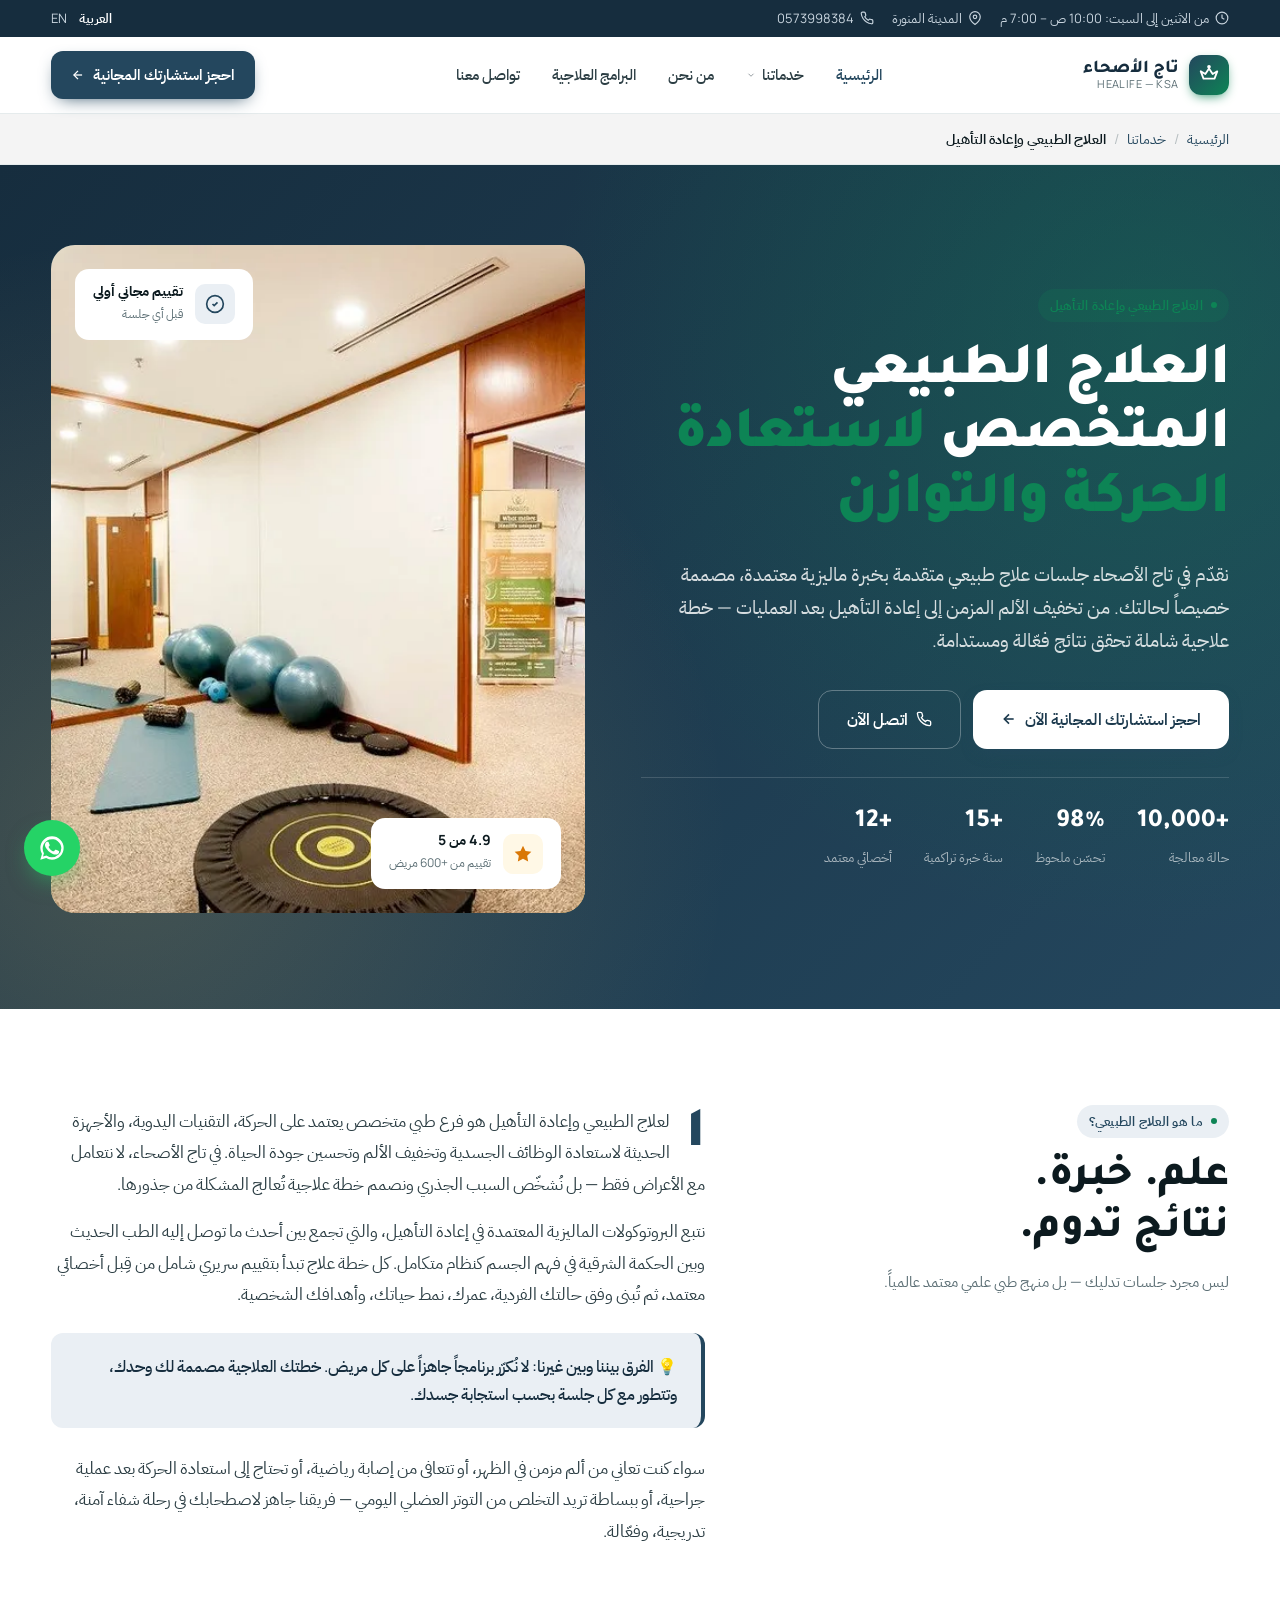
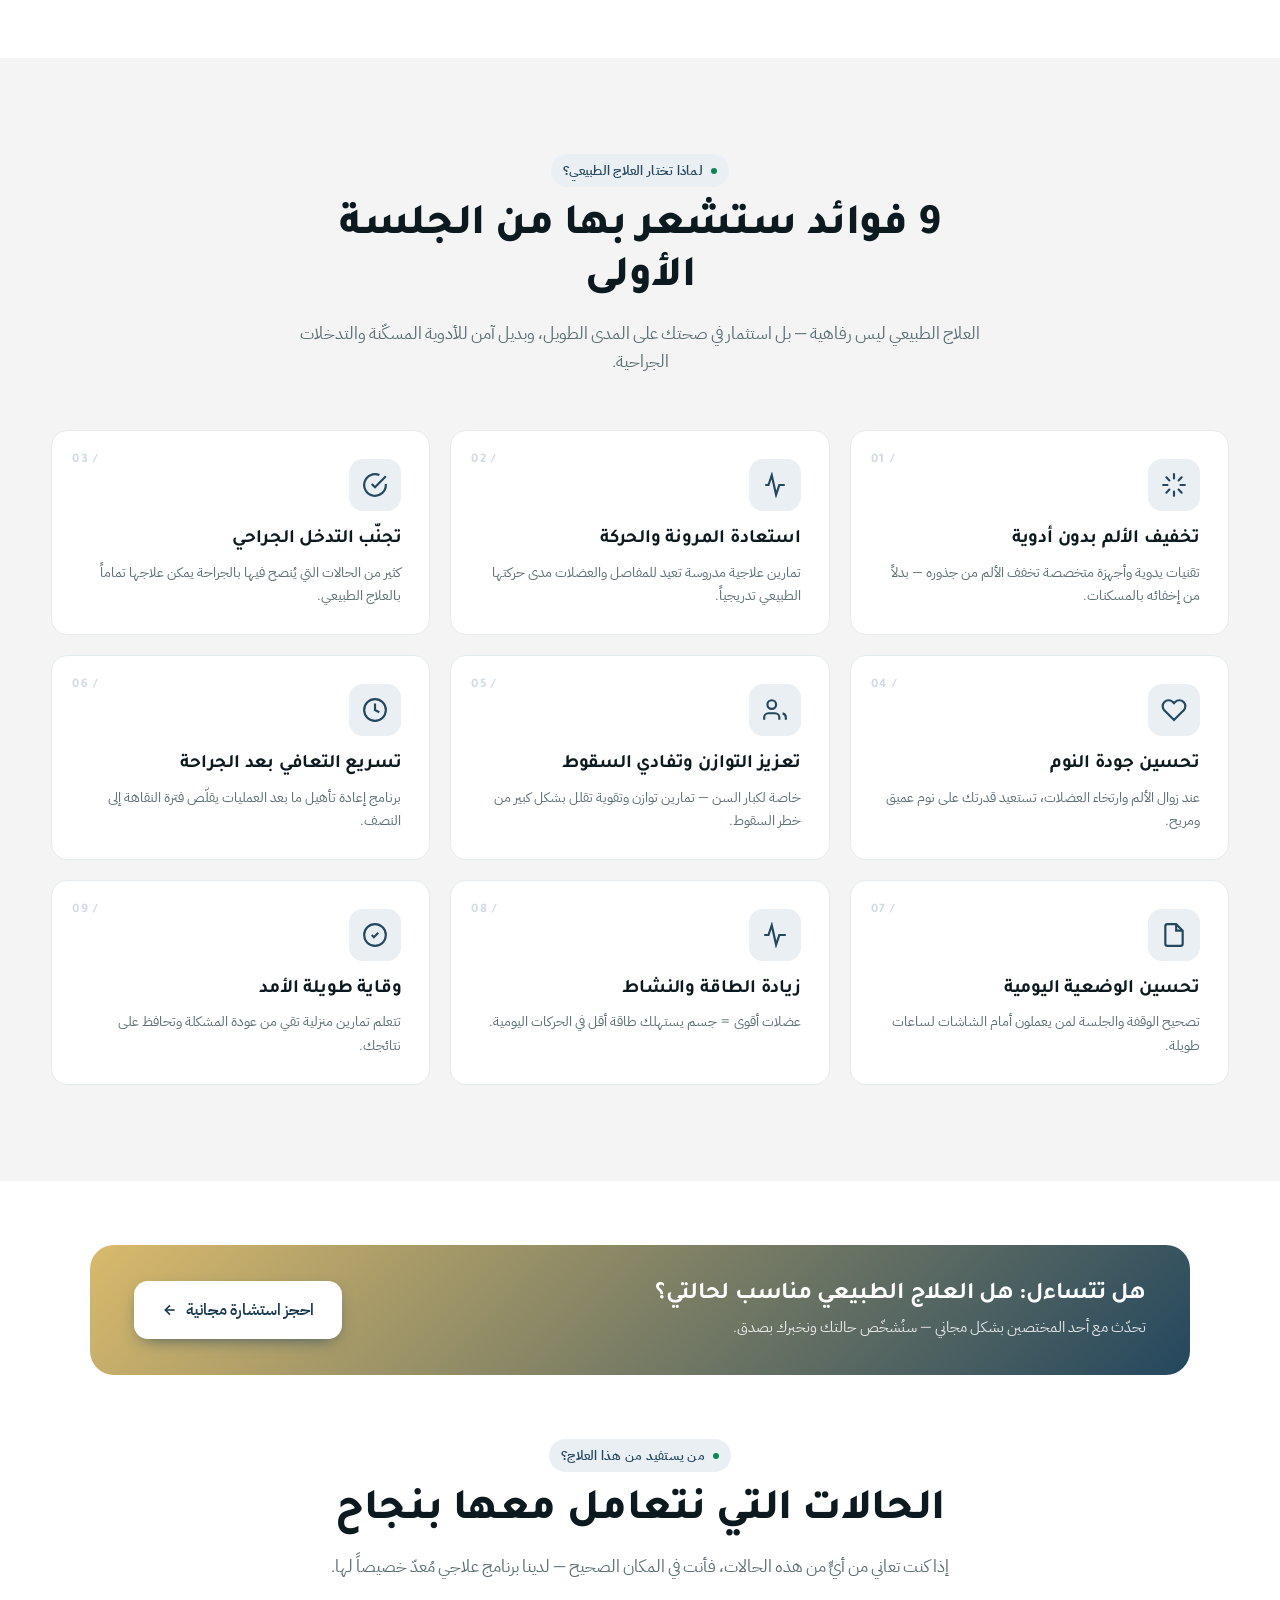
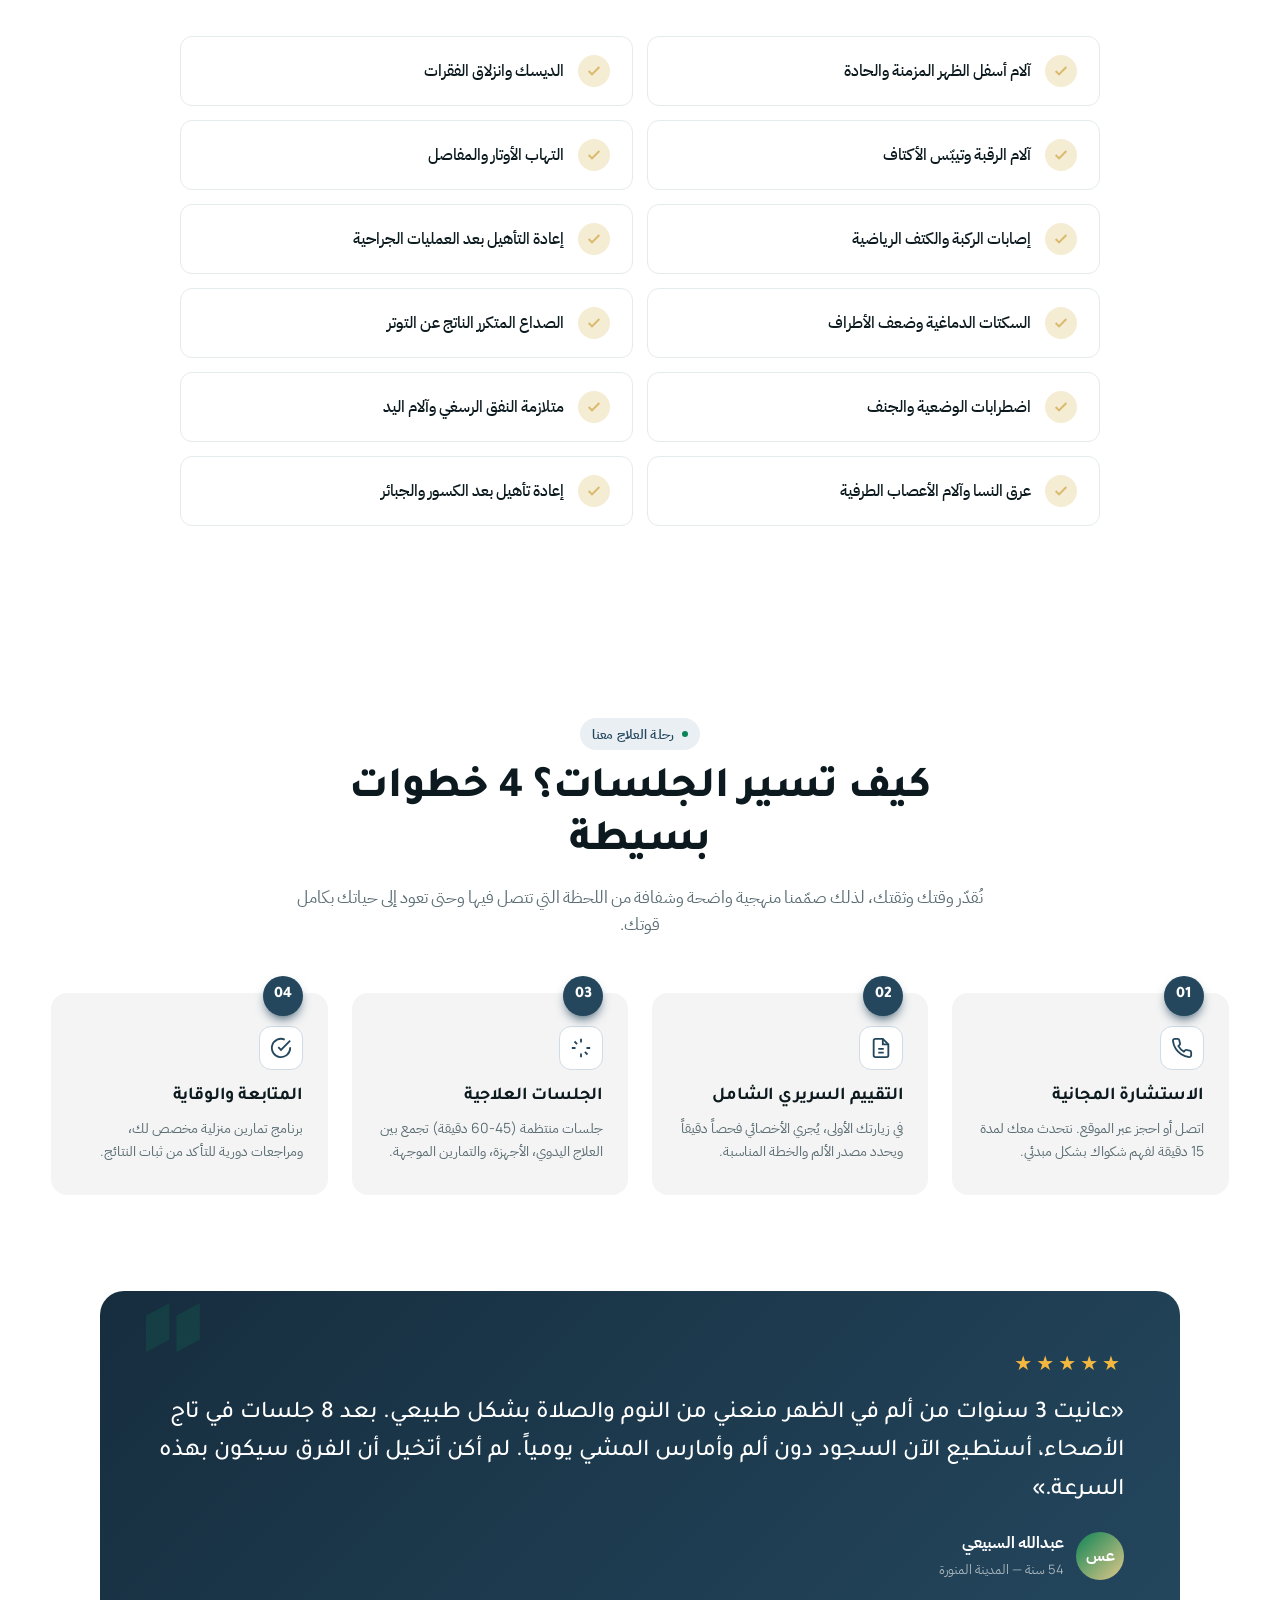
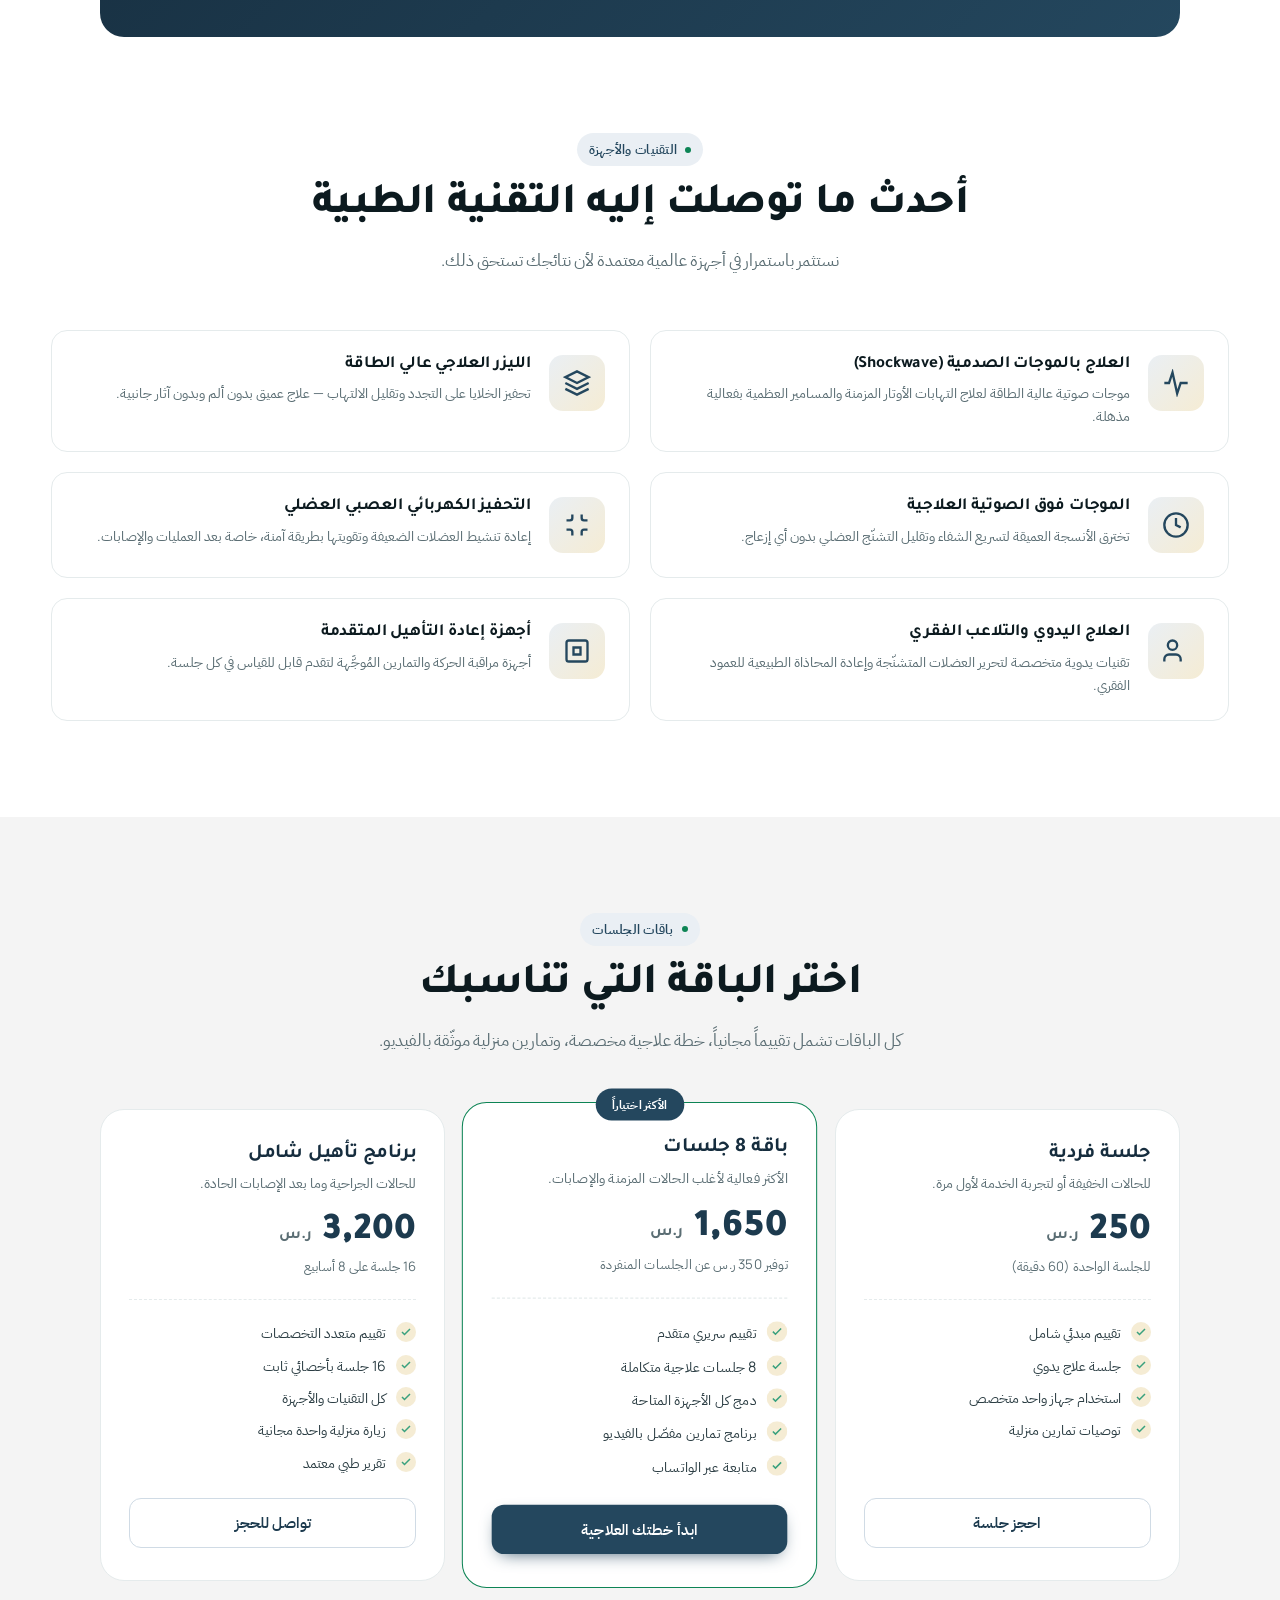
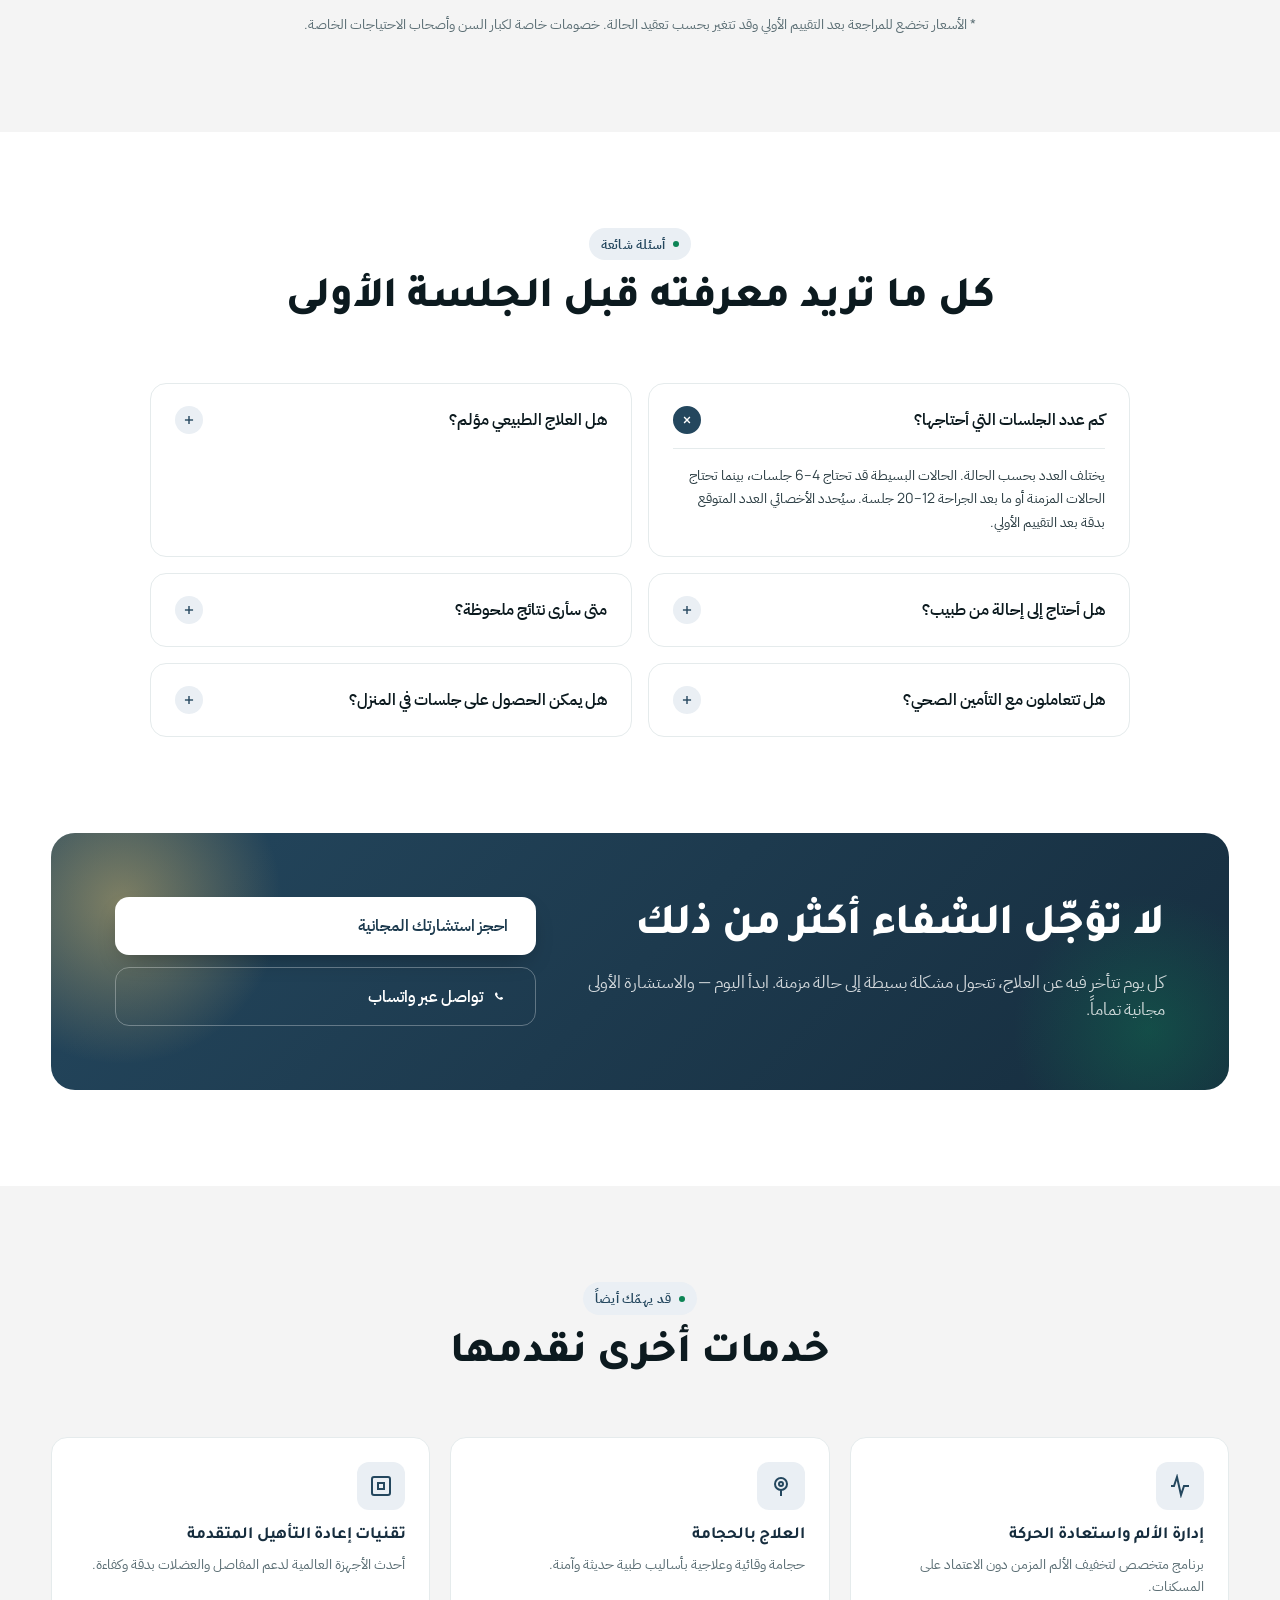
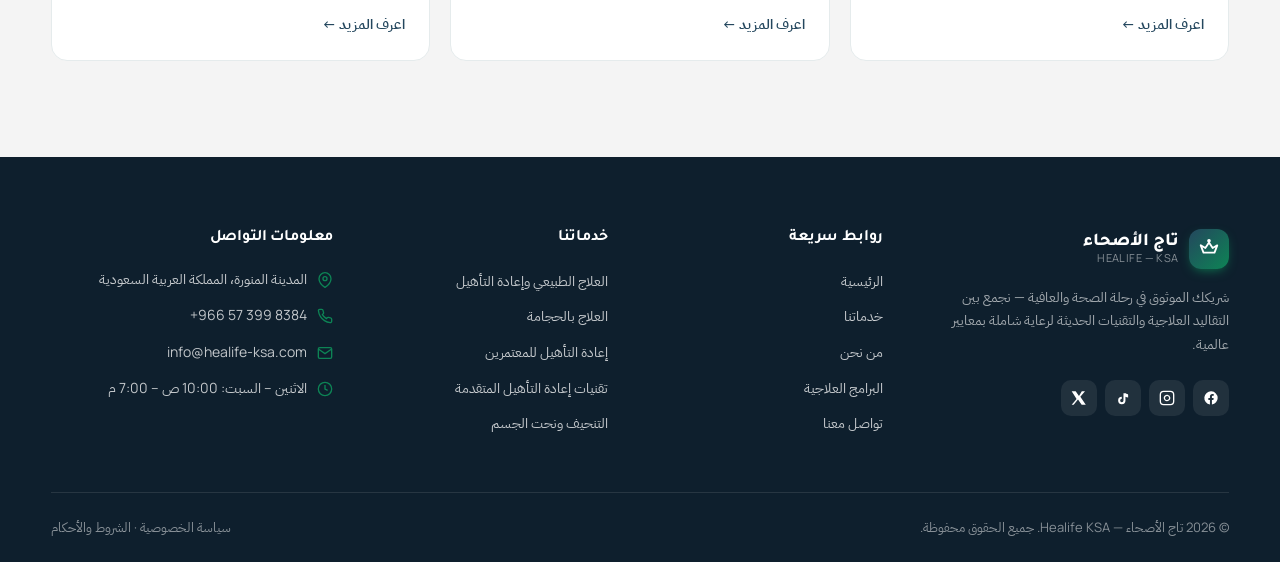
<file: tajelsehaa-website 2/services/physical-therapy.html>
<!doctype html>
<html lang="ar" dir="rtl">
<head>
<meta charset="utf-8" />
<meta name="viewport" content="width=device-width, initial-scale=1" />
<title>العلاج الطبيعي المتخصص في المدينة المنورة | تاج الأصحاء - خبرة ماليزية</title>
<meta name="description" content="خدمات العلاج الطبيعي المتخصص في المدينة المنورة بخبرة ماليزية معتمدة. برامج علاجية مخصصة لاستعادة الحركة والتوازن، تخفيف الألم المزمن، وإعادة التأهيل بعد الإصابات والعمليات. احجز جلستك الآن." />
<link rel="icon" type="image/svg+xml" href="../assets/images/favicon.svg" />
<link rel="preconnect" href="https://fonts.googleapis.com">
<link rel="preconnect" href="https://fonts.gstatic.com" crossorigin>
<link href="https://fonts.googleapis.com/css2?family=IBM+Plex+Sans+Arabic:wght@300;400;500;600;700&family=Manrope:wght@300;400;500;600;700;800&family=Tajawal:wght@400;500;700;800;900&display=swap" rel="stylesheet">
<link rel="stylesheet" href="../assets/css/styles.css">
<style>
  /* ---------- Service-page additions ---------- */
  .breadcrumb {
    background: var(--bg-soft);
    padding: 14px 0;
    border-bottom: 1px solid var(--line);
    font-size: 14px;
    color: var(--ink-500);
  }
  .breadcrumb .container { display: flex; gap: 8px; align-items: center; }
  .breadcrumb a { color: var(--teal-700); }
  .breadcrumb a:hover { text-decoration: underline; }
  .breadcrumb .sep { opacity: 0.4; }
  .breadcrumb .current { color: var(--ink-900); font-weight: 600; }

  /* Service hero */
  .svc-hero {
    position: relative;
    background: linear-gradient(135deg, var(--teal-900) 0%, var(--teal-700) 100%);
    color: white;
    padding: 80px 0 96px;
    overflow: hidden;
  }
  .svc-hero::before {
    content:""; position: absolute; inset: 0;
    background:
      radial-gradient(circle at 90% 20%, rgba(13,132,85,0.35), transparent 45%),
      radial-gradient(circle at 10% 80%, rgba(218,186,108,0.22), transparent 45%);
  }
  .svc-hero-grid {
    position: relative; z-index: 1;
    display: grid; grid-template-columns: 1.1fr 1fr;
    gap: 56px; align-items: center;
  }
  .svc-hero .eyebrow {
    background: rgba(13,132,85,0.18); color: var(--teal-500);
    margin-bottom: 20px;
  }
  .svc-hero .eyebrow::before { background: var(--teal-500); }
  .svc-hero h1 {
    font-family: "Tajawal", sans-serif;
    font-weight: 900;
    font-size: clamp(36px, 4.6vw, 60px);
    color: white;
    line-height: 1.1; letter-spacing: -0.015em;
    margin-bottom: 22px;
  }
  .svc-hero h1 .accent { color: var(--teal-500); }
  .svc-hero p.lead {
    font-size: 19px; line-height: 1.75;
    color: rgba(255,255,255,0.82);
    max-width: 580px; margin-bottom: 32px;
  }
  .svc-hero-ctas { display: flex; flex-wrap: wrap; gap: 12px; margin-bottom: 28px; }
  .svc-hero .btn-primary { background: white; color: var(--teal-800); }
  .svc-hero .btn-primary:hover { background: var(--teal-50); }
  .svc-hero .btn-secondary { background: transparent; color: white; border-color: rgba(255,255,255,0.3); }
  .svc-hero .btn-secondary:hover { border-color: white; background: rgba(255,255,255,0.08); }

  .svc-hero-stats {
    display: flex; gap: 32px; flex-wrap: wrap;
    padding-top: 24px; border-top: 1px solid rgba(255,255,255,0.15);
  }
  .svc-hero-stats .s strong { display: block; font-family: "Tajawal", sans-serif; font-weight: 800; font-size: 26px; color: white; }
  .svc-hero-stats .s span { font-size: 13px; color: rgba(255,255,255,0.6); }

  .svc-hero-visual {
    position: relative;
    aspect-ratio: 4/5;
    border-radius: 24px;
    overflow: hidden;
    box-shadow: var(--shadow-lg);
    background: linear-gradient(135deg, #2d5a73, #DABA6C);
  }
  .svc-hero-visual::before {
    content:""; position: absolute; inset: 0;
    background-image: url('../assets/images/clinic-rehab.webp');
    background-size: cover; background-position: center;
  }
  .floater {
    position: absolute;
    background: white; color: var(--ink-900);
    border-radius: 14px; padding: 14px 18px;
    box-shadow: var(--shadow-md);
    display: flex; align-items: center; gap: 12px;
    max-width: 220px;
  }
  .floater .ico {
    width: 40px; height: 40px; border-radius: 10px;
    background: var(--teal-50); color: var(--teal-700);
    display: grid; place-items: center; flex: 0 0 40px;
  }
  .floater .ico svg { width: 20px; height: 20px; }
  .floater strong { display: block; font-size: 14px; font-weight: 700; color: var(--ink-900); line-height: 1.2; }
  .floater small { font-size: 12px; color: var(--ink-500); }
  .floater.tl { top: 24px; left: 24px; animation: float-a 6s ease-in-out infinite; }
  .floater.br { bottom: 24px; right: 24px; animation: float-b 7s ease-in-out infinite; }
  @keyframes float-a { 0%,100%{transform:translateY(0);} 50%{transform:translateY(-8px);} }
  @keyframes float-b { 0%,100%{transform:translateY(0);} 50%{transform:translateY(8px);} }

  /* Intro / what-is */
  .intro-grid {
    display: grid; grid-template-columns: 1fr 1.4fr;
    gap: 56px; align-items: start;
  }
  .intro-side h2 { margin-bottom: 14px; }
  .intro-side .eyebrow { margin-bottom: 14px; }
  .intro-body p {
    font-size: 17px; line-height: 1.85; color: var(--ink-700);
    margin-bottom: 16px;
  }
  .intro-body p:first-of-type::first-letter {
    font-family: "Tajawal", sans-serif;
    font-size: 56px; font-weight: 900;
    color: var(--teal-700); float: right;
    line-height: 1; margin: 4px 0 0 12px;
    padding-left: 4px;
  }
  .intro-callout {
    background: var(--teal-50); border-right: 4px solid var(--teal-700);
    border-radius: 12px; padding: 20px 24px;
    margin: 24px 0; font-size: 16px;
    color: var(--teal-900); font-weight: 500; line-height: 1.7;
  }

  /* Benefits */
  .benefits { background: var(--bg-soft); }
  .benefits-grid {
    display: grid; grid-template-columns: repeat(3, 1fr);
    gap: 20px;
  }
  .benefit {
    background: white; border-radius: var(--radius); padding: 28px;
    border: 1px solid var(--line);
    transition: 0.25s ease;
    position: relative;
  }
  .benefit:hover { transform: translateY(-4px); box-shadow: var(--shadow-md); border-color: var(--teal-100); }
  .benefit .num {
    position: absolute; top: 20px; left: 20px;
    font-family: "Tajawal", sans-serif;
    font-size: 13px; font-weight: 700;
    color: var(--teal-100);
    letter-spacing: 0.1em;
  }
  .benefit .ico {
    width: 52px; height: 52px; border-radius: 14px;
    background: var(--teal-50); color: var(--teal-700);
    display: grid; place-items: center; margin-bottom: 18px;
  }
  .benefit .ico svg { width: 26px; height: 26px; }
  .benefit h3 { margin-bottom: 8px; font-size: 19px; }
  .benefit p { font-size: 14px; color: var(--ink-500); line-height: 1.65; }

  /* Conditions list */
  .conditions-grid {
    display: grid; grid-template-columns: 1fr 1fr;
    gap: 14px; max-width: 920px; margin: 0 auto;
  }
  .condition {
    display: flex; gap: 14px; align-items: center;
    padding: 18px 22px;
    background: white; border: 1px solid var(--line);
    border-radius: 12px;
    transition: 0.2s;
  }
  .condition:hover { border-color: var(--teal-500); transform: translateX(-4px); }
  .condition .check {
    width: 32px; height: 32px; border-radius: 50%;
    background: var(--green-100); color: var(--green-600);
    display: grid; place-items: center; flex: 0 0 32px;
  }
  .condition .check svg { width: 16px; height: 16px; }
  .condition span { font-size: 16px; font-weight: 500; color: var(--ink-900); }

  /* Process steps */
  .process { background: white; }
  .process-steps {
    display: grid; grid-template-columns: repeat(4, 1fr);
    gap: 24px; counter-reset: step;
  }
  .step {
    position: relative;
    padding: 32px 24px;
    background: var(--bg-soft);
    border-radius: var(--radius);
    border: 1px solid transparent;
    transition: 0.25s;
  }
  .step:hover { background: white; border-color: var(--teal-100); box-shadow: var(--shadow-md); }
  .step::before {
    counter-increment: step;
    content: counter(step, decimal-leading-zero);
    position: absolute; top: -18px; right: 24px;
    width: 40px; height: 40px; border-radius: 50%;
    background: var(--teal-700); color: white;
    display: grid; place-items: center;
    font-family: "Tajawal", sans-serif; font-weight: 800;
    box-shadow: 0 6px 12px -4px var(--teal-700);
  }
  .step .ico {
    width: 44px; height: 44px; border-radius: 12px;
    background: white; color: var(--teal-700);
    display: grid; place-items: center; margin-bottom: 16px;
    border: 1px solid var(--teal-100);
  }
  .step .ico svg { width: 22px; height: 22px; }
  .step h3 { font-size: 18px; margin-bottom: 8px; }
  .step p { font-size: 14px; color: var(--ink-500); line-height: 1.65; }

  /* Inline CTA bar */
  .cta-bar {
    background: linear-gradient(135deg, var(--green-600), var(--teal-700));
    color: white;
    border-radius: var(--radius-lg);
    padding: 36px 44px;
    margin: 64px auto;
    width: min(1100px, 92%);
    display: flex; flex-wrap: wrap;
    align-items: center; justify-content: space-between;
    gap: 24px;
    box-shadow: var(--shadow-lg);
  }
  .cta-bar h3 { color: white; font-size: 24px; margin-bottom: 6px; }
  .cta-bar p { color: rgba(255,255,255,0.85); font-size: 15px; }
  .cta-bar .btn-primary { background: white; color: var(--teal-800); }
  .cta-bar .btn-primary:hover { background: var(--teal-50); }

  /* Equipment / techniques */
  .equipment-grid {
    display: grid; grid-template-columns: repeat(2, 1fr);
    gap: 20px;
  }
  .equip {
    display: flex; gap: 18px;
    padding: 24px;
    background: white; border-radius: var(--radius);
    border: 1px solid var(--line);
    transition: 0.2s;
  }
  .equip:hover { border-color: var(--teal-100); box-shadow: var(--shadow-sm); }
  .equip .ico {
    width: 56px; height: 56px; border-radius: 14px;
    background: linear-gradient(135deg, var(--teal-50), var(--green-100));
    color: var(--teal-700);
    display: grid; place-items: center; flex: 0 0 56px;
  }
  .equip .ico svg { width: 28px; height: 28px; }
  .equip h3 { font-size: 17px; margin-bottom: 6px; }
  .equip p { font-size: 14px; color: var(--ink-500); line-height: 1.65; }

  /* Pricing snapshot */
  .pricing { background: var(--bg-soft); }
  .price-grid {
    display: grid; grid-template-columns: repeat(3, 1fr);
    gap: 22px; max-width: 1080px; margin: 0 auto;
  }
  .price-card {
    background: white; border-radius: var(--radius-lg);
    padding: 32px 28px; border: 1.5px solid var(--line);
    display: flex; flex-direction: column;
    transition: 0.25s;
  }
  .price-card.popular {
    border-color: var(--teal-500);
    transform: scale(1.03);
    box-shadow: var(--shadow-lg);
    position: relative;
  }
  .price-card.popular::before {
    content: "الأكثر اختياراً";
    position: absolute; top: -14px; right: 50%; transform: translateX(50%);
    background: var(--teal-700); color: white;
    padding: 6px 16px; border-radius: 999px;
    font-size: 12px; font-weight: 700;
  }
  .price-card:hover:not(.popular) { border-color: var(--teal-100); transform: translateY(-2px); }
  .price-card h3 { font-size: 20px; color: var(--teal-900); margin-bottom: 6px; }
  .price-card .desc { font-size: 14px; color: var(--ink-500); margin-bottom: 20px; }
  .price-card .amount {
    font-family: "Tajawal", sans-serif;
    font-weight: 900; font-size: 38px;
    color: var(--teal-800); line-height: 1;
    margin-bottom: 4px;
  }
  .price-card .amount small { font-size: 16px; font-weight: 600; color: var(--ink-500); }
  .price-card .per { font-size: 13px; color: var(--ink-500); margin-bottom: 22px; padding-bottom: 22px; border-bottom: 1px dashed var(--line); }
  .price-card ul { list-style: none; padding: 0; margin: 0 0 24px; display: flex; flex-direction: column; gap: 10px; flex: 1; }
  .price-card ul li { display: flex; gap: 10px; font-size: 14px; color: var(--ink-700); }
  .price-card ul li::before {
    content:""; width: 20px; height: 20px; flex: 0 0 20px;
    background: var(--green-100);
    border-radius: 50%;
    background-image: url("data:image/svg+xml;utf8,<svg xmlns='http://www.w3.org/2000/svg' viewBox='0 0 24 24' fill='none' stroke='%233aa17e' stroke-width='3'><polyline points='20,6 9,17 4,12'/></svg>");
    background-size: 12px; background-repeat: no-repeat; background-position: center;
  }
  .price-card .btn { justify-content: center; }

  /* FAQ specific */
  .svc-faq { background: white; }

  /* Mini testimonial */
  .mini-quote {
    background: linear-gradient(135deg, var(--teal-900), var(--teal-700));
    color: white; padding: 56px;
    border-radius: var(--radius-lg);
    width: min(1080px, 92%); margin: 0 auto;
    position: relative; overflow: hidden;
  }
  .mini-quote::before {
    content: '"';
    position: absolute; top: 12px; left: 32px;
    font-family: "Tajawal", serif; font-size: 200px; line-height: 1;
    color: rgba(13,132,85,0.2); font-weight: 900;
  }
  .mini-quote .stars { color: #f4b740; font-size: 20px; letter-spacing: 4px; margin-bottom: 16px; }
  .mini-quote .text {
    font-family: "Tajawal", sans-serif;
    font-size: 24px; font-weight: 500; line-height: 1.6;
    color: white; margin-bottom: 20px; position: relative;
  }
  .mini-quote .author { display: flex; align-items: center; gap: 12px; }
  .mini-quote .avatar {
    width: 48px; height: 48px; border-radius: 50%;
    background: linear-gradient(135deg, var(--teal-500), var(--green-500));
    display: grid; place-items: center; color: white; font-weight: 700;
  }
  .mini-quote .author strong { display: block; font-size: 16px; color: white; }
  .mini-quote .author span { font-size: 13px; color: rgba(255,255,255,0.6); }

  /* Related services */
  .related-grid {
    display: grid; grid-template-columns: repeat(3, 1fr);
    gap: 20px;
  }
  .related {
    background: white; border: 1px solid var(--line);
    border-radius: var(--radius); padding: 24px;
    transition: 0.25s;
    display: flex; flex-direction: column;
  }
  .related:hover { border-color: var(--teal-100); box-shadow: var(--shadow-md); transform: translateY(-3px); }
  .related .ico {
    width: 48px; height: 48px; border-radius: 12px;
    background: var(--teal-50); color: var(--teal-700);
    display: grid; place-items: center; margin-bottom: 16px;
  }
  .related .ico svg { width: 24px; height: 24px; }
  .related h3 { font-size: 17px; margin-bottom: 6px; color: var(--teal-900); }
  .related p { font-size: 14px; color: var(--ink-500); margin-bottom: 16px; flex: 1; }
  .related .arrow { color: var(--teal-700); font-size: 14px; font-weight: 600; }

  @media (max-width: 1100px) {
    .svc-hero-grid, .intro-grid { grid-template-columns: 1fr; gap: 36px; }
    .benefits-grid, .related-grid, .price-grid { grid-template-columns: repeat(2, 1fr); }
    .price-card.popular { transform: none; }
    .process-steps { grid-template-columns: repeat(2, 1fr); }
    .equipment-grid, .conditions-grid { grid-template-columns: 1fr; }
  }
  @media (max-width: 640px) {
    .benefits-grid, .related-grid, .price-grid, .process-steps { grid-template-columns: 1fr; }
    .mini-quote { padding: 32px 24px; }
    .mini-quote .text { font-size: 19px; }
    .cta-bar { padding: 24px; }
    .floater.tl, .floater.br { display: none; }
  }
</style>
<style>.nav-dropdown{position:relative;display:inline-block}.nav-dropdown .dropdown-menu{display:none;position:absolute;top:100%;right:0;background:#fff;min-width:260px;border-radius:12px;box-shadow:0 8px 32px rgba(36,71,94,.12);padding:8px 0;z-index:1000;border:1px solid rgba(36,71,94,.06)}.nav-dropdown:hover .dropdown-menu{display:block}.dropdown-menu a{display:block;padding:10px 20px;color:var(--ink-900);font-size:.9rem;text-decoration:none;transition:background .2s,color .2s}.dropdown-menu a:hover{background:var(--sand-50,#FFF9E5);color:var(--teal-700)}</style>

    <!-- Open Graph -->
    <meta property="og:title" content="العلاج الطبيعي المتخصص في المدينة المنورة | تاج الأصحاء" />
    <meta property="og:description" content="برامج علاج طبيعي متقدمة بخبرة ماليزية لاستعادة الحركة وتخفيف الألم في المدينة المنورة" />
    <meta property="og:type" content="website" />
    <meta property="og:locale" content="ar_SA" />
    <meta name="robots" content="index, follow" />
    <link rel="canonical" href="https://tajalasehaa.sa/services/physical-therapy.html" />
    
    <!-- Schema.org -->
    <script type="application/ld+json">
    {
      "@context": "https://schema.org",
      "@type": "MedicalWebPage",
      "name": "العلاج الطبيعي المتخصص - تاج الأصحاء",
      "description": "خدمات العلاج الطبيعي المتخصص بخبرة ماليزية في المدينة المنورة",
      "url": "https://tajalasehaa.sa/services/physical-therapy.html",
      "inLanguage": "ar",
      "isPartOf": {
        "@type": "WebSite",
        "name": "تاج الأصحاء",
        "url": "https://tajalasehaa.sa"
      },
      "about": {
        "@type": "MedicalTherapy",
        "name": "العلاج الطبيعي",
        "description": "برامج علاج طبيعي متخصصة لاستعادة الحركة والتوازن"
      },
      "provider": {
        "@type": "MedicalClinic",
        "name": "تاج الأصحاء - HealLife",
        "address": {
          "@type": "PostalAddress",
          "addressLocality": "المدينة المنورة",
          "addressCountry": "SA"
        },
        "telephone": "+966573998384"
      }
    }
    </script>

  </head>
<body>

<!-- Utility bar -->
<div class="util-bar">
  <div class="container">
    <div class="util-meta">
      <span>
        <svg viewBox="0 0 24 24" fill="none" stroke="currentColor" stroke-width="2"><circle cx="12" cy="12" r="10"/><polyline points="12,6 12,12 16,14"/></svg>
        من الاثنين إلى السبت: 10:00 ص – 7:00 م
      </span>
      <span>
        <svg viewBox="0 0 24 24" fill="none" stroke="currentColor" stroke-width="2"><path d="M21 10c0 7-9 13-9 13s-9-6-9-13a9 9 0 0 1 18 0z"/><circle cx="12" cy="10" r="3"/></svg>
        المدينة المنورة
      </span>
      <span>
        <svg viewBox="0 0 24 24" fill="none" stroke="currentColor" stroke-width="2"><path d="M22 16.92v3a2 2 0 0 1-2.18 2 19.79 19.79 0 0 1-8.63-3.07 19.5 19.5 0 0 1-6-6A19.79 19.79 0 0 1 2.13 4.18 2 2 0 0 1 4.11 2h3a2 2 0 0 1 2 1.72c.13.96.36 1.9.7 2.81a2 2 0 0 1-.45 2.11L8.09 9.91a16 16 0 0 0 6 6l1.27-1.27a2 2 0 0 1 2.11-.45c.91.34 1.85.57 2.81.7A2 2 0 0 1 22 16.92z"/></svg>
        <span style="direction:ltr">0573998384</span>
      </span>
    </div>
    <div class="util-lang">
      <button class="active">العربية</button>
      <button>EN</button>
    </div>
  </div>
</div>

<!-- Header -->
<header class="site-header">
  <div class="container nav">
    <a class="logo" href="#">
      <div class="logo-mark">
        <!-- Crown + leaf mark -->
        <svg viewBox="0 0 24 24" fill="none" stroke="currentColor" stroke-width="2" stroke-linecap="round" stroke-linejoin="round">
          <path d="M3 8l3 8h12l3-8-5 3-4-6-4 6z"/>
          <circle cx="12" cy="3" r="1" fill="currentColor"/>
        </svg>
      </div>
      <div class="logo-text">
        <strong>تاج الأصحاء</strong>
        <small>HEALIFE — KSA</small>
      </div>
    </a>
    <nav class="nav-menu">
      <a href="#" class="active">الرئيسية</a>
      <div class="nav-dropdown">
          <a href="../services.html" class="has-dropdown">خدماتنا <svg class="caret" viewBox="0 0 24 24" fill="none" stroke="currentColor" stroke-width="2"><polyline points="6,9 12,15 18,9"/></svg></a>
          <div class="dropdown-menu">
            <a href="physiotherapy-rehabilitation.html">العلاج الطبيعي وإعادة التأهيل</a>
            <a href="pain-management.html">إدارة الألم واستعادة الحركة</a>
            <a href="specialized-rehab-pilgrims.html">إعادة التأهيل للمعتمرين</a>
            <a href="advanced-rehab-tech.html">تقنيات إعادة التأهيل المتقدمة</a>
            <a href="slimming.html">التنحيف ونحت الجسم</a>
            <a href="cupping-therapy.html">العلاج بالحجامة</a>
            <a href="home-physiotherapy.html">العلاج الطبيعي المنزلي</a>
          </div>
          </div>
      <a href="../about.html">من نحن</a>
      <a href="#programs">البرامج العلاجية</a>
      <a href="../contact.html">تواصل معنا</a>
    </nav>
    <div class="nav-cta">
      <a href="#contact" class="btn btn-ghost" style="display:none">
        اتصل بنا
      </a>
      <a href="#contact" class="btn btn-primary">
        احجز استشارتك المجانية
        <svg viewBox="0 0 24 24" fill="none" stroke="currentColor" stroke-width="2.2" width="14" height="14"><line x1="19" y1="12" x2="5" y2="12"/><polyline points="12,19 5,12 12,5"/></svg>
      </a>
    </div>
  </div>
</header>

<!-- Breadcrumb -->
<div class="breadcrumb">
  <div class="container">
    <a href="../index.html">الرئيسية</a>
    <span class="sep">/</span>
    <a href="../index.html#services">خدماتنا</a>
    <span class="sep">/</span>
    <span class="current">العلاج الطبيعي وإعادة التأهيل</span>
  </div>
</div>

<!-- 1. SERVICE HERO -->
<section class="svc-hero">
  <div class="container">
    <div class="svc-hero-grid">
      <div>
        <span class="eyebrow">العلاج الطبيعي وإعادة التأهيل</span>
        <h1>العلاج الطبيعي المتخصص <span class="accent">لاستعادة الحركة والتوازن</span></h1>
        <p class="lead">نقدّم في تاج الأصحاء جلسات علاج طبيعي متقدمة بخبرة ماليزية معتمدة، مصممة خصيصاً لحالتك. من تخفيف الألم المزمن إلى إعادة التأهيل بعد العمليات — خطة علاجية شاملة تحقق نتائج فعّالة ومستدامة.</p>
        <div class="svc-hero-ctas">
          <a href="#book" class="btn btn-primary btn-large">
            احجز استشارتك المجانية الآن
            <svg viewBox="0 0 24 24" fill="none" stroke="currentColor" stroke-width="2.4" width="16" height="16"><line x1="19" y1="12" x2="5" y2="12"/><polyline points="12,19 5,12 12,5"/></svg>
          </a>
          <a href="tel:+966573998384" class="btn btn-secondary btn-large">
            <svg viewBox="0 0 24 24" fill="none" stroke="currentColor" stroke-width="2" width="16" height="16"><path d="M22 16.92v3a2 2 0 0 1-2.18 2 19.79 19.79 0 0 1-8.63-3.07 19.5 19.5 0 0 1-6-6A19.79 19.79 0 0 1 2.13 4.18 2 2 0 0 1 4.11 2h3a2 2 0 0 1 2 1.72c.13.96.36 1.9.7 2.81a2 2 0 0 1-.45 2.11L8.09 9.91a16 16 0 0 0 6 6l1.27-1.27a2 2 0 0 1 2.11-.45c.91.34 1.85.57 2.81.7A2 2 0 0 1 22 16.92z"/></svg>
            اتصل الآن
          </a>
        </div>
        <div class="svc-hero-stats">
          <div class="s"><strong>+10,000</strong><span>حالة معالجة</span></div>
          <div class="s"><strong>98%</strong><span>تحسّن ملحوظ</span></div>
          <div class="s"><strong>+15</strong><span>سنة خبرة تراكمية</span></div>
          <div class="s"><strong>+12</strong><span>أخصائي معتمد</span></div>
        </div>
      </div>
      <div class="svc-hero-visual">
        <div class="floater tl">
          <div class="ico"><svg viewBox="0 0 24 24" fill="none" stroke="currentColor" stroke-width="2"><path d="M9 12l2 2 4-4"/><circle cx="12" cy="12" r="10"/></svg></div>
          <div><strong>تقييم مجاني أولي</strong><small>قبل أي جلسة</small></div>
        </div>
        <div class="floater br">
          <div class="ico" style="background:#fff8e6;color:#d97706;"><svg viewBox="0 0 24 24" fill="currentColor"><polygon points="12,2 15,8.5 22,9.3 17,14.1 18.2,21 12,17.8 5.8,21 7,14.1 2,9.3 9,8.5"/></svg></div>
          <div><strong>4.9 من 5</strong><small>تقييم من +600 مريض</small></div>
        </div>
      </div>
    </div>
  </div>
</section>

<!-- 2. WHAT IS IT -->
<section class="block">
  <div class="container">
    <div class="intro-grid">
      <div class="intro-side">
        <span class="eyebrow">ما هو العلاج الطبيعي؟</span>
        <h2>علم. خبرة. <br/>نتائج تدوم.</h2>
        <p style="font-size:15px;color:var(--ink-500);margin-top:14px;">
          ليس مجرد جلسات تدليك — بل منهج طبي علمي معتمد عالمياً.
        </p>
      </div>
      <div class="intro-body">
        <p>العلاج الطبيعي وإعادة التأهيل هو فرع طبي متخصص يعتمد على الحركة، التقنيات اليدوية، والأجهزة الحديثة لاستعادة الوظائف الجسدية وتخفيف الألم وتحسين جودة الحياة. في تاج الأصحاء، لا نتعامل مع الأعراض فقط — بل نُشخّص السبب الجذري ونصمم خطة علاجية تُعالج المشكلة من جذورها.</p>

        <p>نتبع البروتوكولات الماليزية المعتمدة في إعادة التأهيل، والتي تجمع بين أحدث ما توصل إليه الطب الحديث وبين الحكمة الشرقية في فهم الجسم كنظام متكامل. كل خطة علاج تبدأ بتقييم سريري شامل من قِبل أخصائي معتمد، ثم تُبنى وفق حالتك الفردية، عمرك، نمط حياتك، وأهدافك الشخصية.</p>

        <div class="intro-callout">
          💡 الفرق بيننا وبين غيرنا: لا نُكرّر برنامجاً جاهزاً على كل مريض. خطتك العلاجية مصممة لك وحدك، وتتطور مع كل جلسة بحسب استجابة جسدك.
        </div>

        <p>سواء كنت تعاني من ألم مزمن في الظهر، أو تتعافى من إصابة رياضية، أو تحتاج إلى استعادة الحركة بعد عملية جراحية، أو ببساطة تريد التخلص من التوتر العضلي اليومي — فريقنا جاهز لاصطحابك في رحلة شفاء آمنة، تدريجية، وفعّالة.</p>
      </div>
    </div>
  </div>
</section>

<!-- 3. BENEFITS -->
<section class="block benefits">
  <div class="container">
    <div class="block-head">
      <span class="eyebrow">لماذا تختار العلاج الطبيعي؟</span>
      <h2>9 فوائد ستشعر بها من الجلسة الأولى</h2>
      <p>العلاج الطبيعي ليس رفاهية — بل استثمار في صحتك على المدى الطويل، وبديل آمن للأدوية المسكّنة والتدخلات الجراحية.</p>
    </div>
    <div class="benefits-grid">
      <div class="benefit">
        <span class="num">/ 01</span>
        <div class="ico"><svg viewBox="0 0 24 24" fill="none" stroke="currentColor" stroke-width="2" stroke-linecap="round" stroke-linejoin="round"><path d="M12 2v4M12 18v4M4.93 4.93l2.83 2.83M16.24 16.24l2.83 2.83M2 12h4M18 12h4M4.93 19.07l2.83-2.83M16.24 7.76l2.83-2.83"/></svg></div>
        <h3>تخفيف الألم بدون أدوية</h3>
        <p>تقنيات يدوية وأجهزة متخصصة تخفف الألم من جذوره — بدلاً من إخفائه بالمسكنات.</p>
      </div>
      <div class="benefit">
        <span class="num">/ 02</span>
        <div class="ico"><svg viewBox="0 0 24 24" fill="none" stroke="currentColor" stroke-width="2"><path d="M3 12h3l3-9 4 18 3-9h5"/></svg></div>
        <h3>استعادة المرونة والحركة</h3>
        <p>تمارين علاجية مدروسة تعيد للمفاصل والعضلات مدى حركتها الطبيعي تدريجياً.</p>
      </div>
      <div class="benefit">
        <span class="num">/ 03</span>
        <div class="ico"><svg viewBox="0 0 24 24" fill="none" stroke="currentColor" stroke-width="2"><path d="M22 11.08V12a10 10 0 1 1-5.93-9.14"/><polyline points="22,4 12,14.01 9,11.01"/></svg></div>
        <h3>تجنّب التدخل الجراحي</h3>
        <p>كثير من الحالات التي يُنصح فيها بالجراحة يمكن علاجها تماماً بالعلاج الطبيعي.</p>
      </div>
      <div class="benefit">
        <span class="num">/ 04</span>
        <div class="ico"><svg viewBox="0 0 24 24" fill="none" stroke="currentColor" stroke-width="2"><path d="M20.84 4.61a5.5 5.5 0 0 0-7.78 0L12 5.67l-1.06-1.06a5.5 5.5 0 0 0-7.78 7.78l1.06 1.06L12 21.23l7.78-7.78 1.06-1.06a5.5 5.5 0 0 0 0-7.78z"/></svg></div>
        <h3>تحسين جودة النوم</h3>
        <p>عند زوال الألم وارتخاء العضلات، تستعيد قدرتك على نوم عميق ومريح.</p>
      </div>
      <div class="benefit">
        <span class="num">/ 05</span>
        <div class="ico"><svg viewBox="0 0 24 24" fill="none" stroke="currentColor" stroke-width="2"><path d="M16 21v-2a4 4 0 0 0-4-4H6a4 4 0 0 0-4 4v2"/><circle cx="9" cy="7" r="4"/><path d="M22 21v-2a4 4 0 0 0-3-3.87"/></svg></div>
        <h3>تعزيز التوازن وتفادي السقوط</h3>
        <p>خاصة لكبار السن — تمارين توازن وتقوية تقلل بشكل كبير من خطر السقوط.</p>
      </div>
      <div class="benefit">
        <span class="num">/ 06</span>
        <div class="ico"><svg viewBox="0 0 24 24" fill="none" stroke="currentColor" stroke-width="2"><circle cx="12" cy="12" r="10"/><polyline points="12,6 12,12 16,14"/></svg></div>
        <h3>تسريع التعافي بعد الجراحة</h3>
        <p>برنامج إعادة تأهيل ما بعد العمليات يقلّص فترة النقاهة إلى النصف.</p>
      </div>
      <div class="benefit">
        <span class="num">/ 07</span>
        <div class="ico"><svg viewBox="0 0 24 24" fill="none" stroke="currentColor" stroke-width="2"><path d="M14 2H6a2 2 0 0 0-2 2v16a2 2 0 0 0 2 2h12a2 2 0 0 0 2-2V8z"/><path d="M14 2v6h6"/></svg></div>
        <h3>تحسين الوضعية اليومية</h3>
        <p>تصحيح الوقفة والجلسة لمن يعملون أمام الشاشات لساعات طويلة.</p>
      </div>
      <div class="benefit">
        <span class="num">/ 08</span>
        <div class="ico"><svg viewBox="0 0 24 24" fill="none" stroke="currentColor" stroke-width="2"><path d="M2 12h4l3-9 4 18 3-9h6"/></svg></div>
        <h3>زيادة الطاقة والنشاط</h3>
        <p>عضلات أقوى = جسم يستهلك طاقة أقل في الحركات اليومية.</p>
      </div>
      <div class="benefit">
        <span class="num">/ 09</span>
        <div class="ico"><svg viewBox="0 0 24 24" fill="none" stroke="currentColor" stroke-width="2"><path d="M9 12l2 2 4-4"/><circle cx="12" cy="12" r="10"/></svg></div>
        <h3>وقاية طويلة الأمد</h3>
        <p>تتعلم تمارين منزلية تقي من عودة المشكلة وتحافظ على نتائجك.</p>
      </div>
    </div>
  </div>
</section>

<!-- INLINE CTA BAR -->
<div class="cta-bar">
  <div>
    <h3>هل تتساءل: هل العلاج الطبيعي مناسب لحالتي؟</h3>
    <p>تحدّث مع أحد المختصين بشكل مجاني — سنُشخّص حالتك ونخبرك بصدق.</p>
  </div>
  <a href="#book" class="btn btn-primary btn-large">
    احجز استشارة مجانية
    <svg viewBox="0 0 24 24" fill="none" stroke="currentColor" stroke-width="2.4" width="16" height="16"><line x1="19" y1="12" x2="5" y2="12"/><polyline points="12,19 5,12 12,5"/></svg>
  </a>
</div>

<!-- 4. CONDITIONS WE TREAT -->
<section class="block" style="padding-top:0;">
  <div class="container">
    <div class="block-head">
      <span class="eyebrow">من يستفيد من هذا العلاج؟</span>
      <h2>الحالات التي نتعامل معها بنجاح</h2>
      <p>إذا كنت تعاني من أيٍّ من هذه الحالات، فأنت في المكان الصحيح — لدينا برنامج علاجي مُعدّ خصيصاً لها.</p>
    </div>
    <div class="conditions-grid">
      <div class="condition"><div class="check"><svg viewBox="0 0 24 24" fill="none" stroke="currentColor" stroke-width="3"><polyline points="20,6 9,17 4,12"/></svg></div><span>آلام أسفل الظهر المزمنة والحادة</span></div>
      <div class="condition"><div class="check"><svg viewBox="0 0 24 24" fill="none" stroke="currentColor" stroke-width="3"><polyline points="20,6 9,17 4,12"/></svg></div><span>الديسك وانزلاق الفقرات</span></div>
      <div class="condition"><div class="check"><svg viewBox="0 0 24 24" fill="none" stroke="currentColor" stroke-width="3"><polyline points="20,6 9,17 4,12"/></svg></div><span>آلام الرقبة وتيبّس الأكتاف</span></div>
      <div class="condition"><div class="check"><svg viewBox="0 0 24 24" fill="none" stroke="currentColor" stroke-width="3"><polyline points="20,6 9,17 4,12"/></svg></div><span>التهاب الأوتار والمفاصل</span></div>
      <div class="condition"><div class="check"><svg viewBox="0 0 24 24" fill="none" stroke="currentColor" stroke-width="3"><polyline points="20,6 9,17 4,12"/></svg></div><span>إصابات الركبة والكتف الرياضية</span></div>
      <div class="condition"><div class="check"><svg viewBox="0 0 24 24" fill="none" stroke="currentColor" stroke-width="3"><polyline points="20,6 9,17 4,12"/></svg></div><span>إعادة التأهيل بعد العمليات الجراحية</span></div>
      <div class="condition"><div class="check"><svg viewBox="0 0 24 24" fill="none" stroke="currentColor" stroke-width="3"><polyline points="20,6 9,17 4,12"/></svg></div><span>السكتات الدماغية وضعف الأطراف</span></div>
      <div class="condition"><div class="check"><svg viewBox="0 0 24 24" fill="none" stroke="currentColor" stroke-width="3"><polyline points="20,6 9,17 4,12"/></svg></div><span>الصداع المتكرر الناتج عن التوتر</span></div>
      <div class="condition"><div class="check"><svg viewBox="0 0 24 24" fill="none" stroke="currentColor" stroke-width="3"><polyline points="20,6 9,17 4,12"/></svg></div><span>اضطرابات الوضعية والجنف</span></div>
      <div class="condition"><div class="check"><svg viewBox="0 0 24 24" fill="none" stroke="currentColor" stroke-width="3"><polyline points="20,6 9,17 4,12"/></svg></div><span>متلازمة النفق الرسغي وآلام اليد</span></div>
      <div class="condition"><div class="check"><svg viewBox="0 0 24 24" fill="none" stroke="currentColor" stroke-width="3"><polyline points="20,6 9,17 4,12"/></svg></div><span>عرق النسا وآلام الأعصاب الطرفية</span></div>
      <div class="condition"><div class="check"><svg viewBox="0 0 24 24" fill="none" stroke="currentColor" stroke-width="3"><polyline points="20,6 9,17 4,12"/></svg></div><span>إعادة تأهيل بعد الكسور والجبائر</span></div>
    </div>
  </div>
</section>

<!-- 5. PROCESS -->
<section class="block process">
  <div class="container">
    <div class="block-head">
      <span class="eyebrow">رحلة العلاج معنا</span>
      <h2>كيف تسير الجلسات؟ 4 خطوات بسيطة</h2>
      <p>نُقدّر وقتك وثقتك، لذلك صمّمنا منهجية واضحة وشفافة من اللحظة التي تتصل فيها وحتى تعود إلى حياتك بكامل قوتك.</p>
    </div>
    <div class="process-steps">
      <div class="step">
        <div class="ico"><svg viewBox="0 0 24 24" fill="none" stroke="currentColor" stroke-width="2"><path d="M22 16.92v3a2 2 0 0 1-2.18 2 19.79 19.79 0 0 1-8.63-3.07 19.5 19.5 0 0 1-6-6A19.79 19.79 0 0 1 2.13 4.18 2 2 0 0 1 4.11 2h3a2 2 0 0 1 2 1.72c.13.96.36 1.9.7 2.81a2 2 0 0 1-.45 2.11L8.09 9.91a16 16 0 0 0 6 6l1.27-1.27a2 2 0 0 1 2.11-.45c.91.34 1.85.57 2.81.7A2 2 0 0 1 22 16.92z"/></svg></div>
        <h3>الاستشارة المجانية</h3>
        <p>اتصل أو احجز عبر الموقع. نتحدث معك لمدة 15 دقيقة لفهم شكواك بشكل مبدئي.</p>
      </div>
      <div class="step">
        <div class="ico"><svg viewBox="0 0 24 24" fill="none" stroke="currentColor" stroke-width="2"><path d="M14 2H6a2 2 0 0 0-2 2v16a2 2 0 0 0 2 2h12a2 2 0 0 0 2-2V8z"/><path d="M14 2v6h6M9 13h6M9 17h6"/></svg></div>
        <h3>التقييم السريري الشامل</h3>
        <p>في زيارتك الأولى، يُجري الأخصائي فحصاً دقيقاً ويحدد مصدر الألم والخطة المناسبة.</p>
      </div>
      <div class="step">
        <div class="ico"><svg viewBox="0 0 24 24" fill="none" stroke="currentColor" stroke-width="2"><path d="M12 2v4M12 18v4M4.93 4.93l2.83 2.83M16.24 16.24l2.83 2.83M2 12h4M18 12h4"/></svg></div>
        <h3>الجلسات العلاجية</h3>
        <p>جلسات منتظمة (45-60 دقيقة) تجمع بين العلاج اليدوي، الأجهزة، والتمارين الموجهة.</p>
      </div>
      <div class="step">
        <div class="ico"><svg viewBox="0 0 24 24" fill="none" stroke="currentColor" stroke-width="2"><path d="M22 11.08V12a10 10 0 1 1-5.93-9.14"/><polyline points="22,4 12,14.01 9,11.01"/></svg></div>
        <h3>المتابعة والوقاية</h3>
        <p>برنامج تمارين منزلية مخصص لك، ومراجعات دورية للتأكد من ثبات النتائج.</p>
      </div>
    </div>
  </div>
</section>

<!-- TESTIMONIAL -->
<div class="mini-quote">
  <div class="stars">★★★★★</div>
  <p class="text">«عانيت 3 سنوات من ألم في الظهر منعني من النوم والصلاة بشكل طبيعي. بعد 8 جلسات في تاج الأصحاء، أستطيع الآن السجود دون ألم وأمارس المشي يومياً. لم أكن أتخيل أن الفرق سيكون بهذه السرعة.»</p>
  <div class="author">
    <div class="avatar">عس</div>
    <div>
      <strong>عبدالله السبيعي</strong>
      <span>54 سنة — المدينة المنورة</span>
    </div>
  </div>
</div>

<!-- 6. EQUIPMENT / TECHNIQUES -->
<section class="block">
  <div class="container">
    <div class="block-head">
      <span class="eyebrow">التقنيات والأجهزة</span>
      <h2>أحدث ما توصلت إليه التقنية الطبية</h2>
      <p>نستثمر باستمرار في أجهزة عالمية معتمدة لأن نتائجك تستحق ذلك.</p>
    </div>
    <div class="equipment-grid">
      <div class="equip">
        <div class="ico"><svg viewBox="0 0 24 24" fill="none" stroke="currentColor" stroke-width="2"><path d="M2 12h4l3-9 4 18 3-9h6"/></svg></div>
        <div>
          <h3>العلاج بالموجات الصدمية (Shockwave)</h3>
          <p>موجات صوتية عالية الطاقة لعلاج التهابات الأوتار المزمنة والمسامير العظمية بفعالية مذهلة.</p>
        </div>
      </div>
      <div class="equip">
        <div class="ico"><svg viewBox="0 0 24 24" fill="none" stroke="currentColor" stroke-width="2"><path d="M12 2L2 7l10 5 10-5-10-5z"/><path d="M2 17l10 5 10-5M2 12l10 5 10-5"/></svg></div>
        <div>
          <h3>الليزر العلاجي عالي الطاقة</h3>
          <p>تحفيز الخلايا على التجدد وتقليل الالتهاب — علاج عميق بدون ألم وبدون آثار جانبية.</p>
        </div>
      </div>
      <div class="equip">
        <div class="ico"><svg viewBox="0 0 24 24" fill="none" stroke="currentColor" stroke-width="2"><circle cx="12" cy="12" r="10"/><path d="M12 6v6l4 2"/></svg></div>
        <div>
          <h3>الموجات فوق الصوتية العلاجية</h3>
          <p>تخترق الأنسجة العميقة لتسريع الشفاء وتقليل التشنّج العضلي بدون أي إزعاج.</p>
        </div>
      </div>
      <div class="equip">
        <div class="ico"><svg viewBox="0 0 24 24" fill="none" stroke="currentColor" stroke-width="2"><path d="M8 3v3a2 2 0 0 1-2 2H3M21 8h-3a2 2 0 0 1-2-2V3M3 16h3a2 2 0 0 1 2 2v3M16 21v-3a2 2 0 0 1 2-2h3"/></svg></div>
        <div>
          <h3>التحفيز الكهربائي العصبي العضلي</h3>
          <p>إعادة تنشيط العضلات الضعيفة وتقويتها بطريقة آمنة، خاصة بعد العمليات والإصابات.</p>
        </div>
      </div>
      <div class="equip">
        <div class="ico"><svg viewBox="0 0 24 24" fill="none" stroke="currentColor" stroke-width="2"><path d="M16 21v-2a4 4 0 0 0-4-4H6a4 4 0 0 0-4 4v2"/><circle cx="9" cy="7" r="4"/></svg></div>
        <div>
          <h3>العلاج اليدوي والتلاعب الفقري</h3>
          <p>تقنيات يدوية متخصصة لتحرير العضلات المتشنّجة وإعادة المحاذاة الطبيعية للعمود الفقري.</p>
        </div>
      </div>
      <div class="equip">
        <div class="ico"><svg viewBox="0 0 24 24" fill="none" stroke="currentColor" stroke-width="2"><rect x="3" y="3" width="18" height="18" rx="2"/><path d="M9 9h6v6H9z"/></svg></div>
        <div>
          <h3>أجهزة إعادة التأهيل المتقدمة</h3>
          <p>أجهزة مراقبة الحركة والتمارين المُوجَّهة لتقدم قابل للقياس في كل جلسة.</p>
        </div>
      </div>
    </div>
  </div>
</section>

<!-- 7. PRICING -->
<section class="block pricing" id="book">
  <div class="container">
    <div class="block-head">
      <span class="eyebrow">باقات الجلسات</span>
      <h2>اختر الباقة التي تناسبك</h2>
      <p>كل الباقات تشمل تقييماً مجانياً، خطة علاجية مخصصة، وتمارين منزلية موثّقة بالفيديو.</p>
    </div>
    <div class="price-grid">
      <div class="price-card">
        <h3>جلسة فردية</h3>
        <p class="desc">للحالات الخفيفة أو لتجربة الخدمة لأول مرة.</p>
        <div class="amount">250 <small>ر.س</small></div>
        <div class="per">للجلسة الواحدة (60 دقيقة)</div>
        <ul>
          <li>تقييم مبدئي شامل</li>
          <li>جلسة علاج يدوي</li>
          <li>استخدام جهاز واحد متخصص</li>
          <li>توصيات تمارين منزلية</li>
        </ul>
        <a href="#contact" class="btn btn-secondary">احجز جلسة</a>
      </div>
      <div class="price-card popular">
        <h3>باقة 8 جلسات</h3>
        <p class="desc">الأكثر فعالية لأغلب الحالات المزمنة والإصابات.</p>
        <div class="amount">1,650 <small>ر.س</small></div>
        <div class="per">توفير 350 ر.س عن الجلسات المنفردة</div>
        <ul>
          <li>تقييم سريري متقدم</li>
          <li>8 جلسات علاجية متكاملة</li>
          <li>دمج كل الأجهزة المتاحة</li>
          <li>برنامج تمارين مفصّل بالفيديو</li>
          <li>متابعة عبر الواتساب</li>
        </ul>
        <a href="#contact" class="btn btn-primary">ابدأ خطتك العلاجية</a>
      </div>
      <div class="price-card">
        <h3>برنامج تأهيل شامل</h3>
        <p class="desc">للحالات الجراحية وما بعد الإصابات الحادة.</p>
        <div class="amount">3,200 <small>ر.س</small></div>
        <div class="per">16 جلسة على 8 أسابيع</div>
        <ul>
          <li>تقييم متعدد التخصصات</li>
          <li>16 جلسة بأخصائي ثابت</li>
          <li>كل التقنيات والأجهزة</li>
          <li>زيارة منزلية واحدة مجانية</li>
          <li>تقرير طبي معتمد</li>
        </ul>
        <a href="#contact" class="btn btn-secondary">تواصل للحجز</a>
      </div>
    </div>
    <p style="text-align:center;margin-top:32px;color:var(--ink-500);font-size:14px;">
      * الأسعار تخضع للمراجعة بعد التقييم الأولي وقد تتغير بحسب تعقيد الحالة. خصومات خاصة لكبار السن وأصحاب الاحتياجات الخاصة.
    </p>
  </div>
</section>

<!-- 8. FAQ -->
<section class="block svc-faq">
  <div class="container">
    <div class="block-head">
      <span class="eyebrow">أسئلة شائعة</span>
      <h2>كل ما تريد معرفته قبل الجلسة الأولى</h2>
    </div>
    <div class="faq-grid">
      <details class="faq-item" open>
        <summary>كم عدد الجلسات التي أحتاجها؟<span class="toggle"><svg viewBox="0 0 24 24" fill="none" stroke="currentColor" stroke-width="2.4"><line x1="12" y1="5" x2="12" y2="19"/><line x1="5" y1="12" x2="19" y2="12"/></svg></span></summary>
        <div class="a">يختلف العدد بحسب الحالة. الحالات البسيطة قد تحتاج 4–6 جلسات، بينما تحتاج الحالات المزمنة أو ما بعد الجراحة 12–20 جلسة. سيُحدد الأخصائي العدد المتوقع بدقة بعد التقييم الأولي.</div>
      </details>
      <details class="faq-item">
        <summary>هل العلاج الطبيعي مؤلم؟<span class="toggle"><svg viewBox="0 0 24 24" fill="none" stroke="currentColor" stroke-width="2.4"><line x1="12" y1="5" x2="12" y2="19"/><line x1="5" y1="12" x2="19" y2="12"/></svg></span></summary>
        <div class="a">قد تشعر بضغط خفيف أو إجهاد عضلي بسيط في أول جلستين، وهذا طبيعي ومؤقت. أخصائيونا مدربون على العمل ضمن حدود راحتك تماماً، ولن نتجاوز حدود الألم.</div>
      </details>
      <details class="faq-item">
        <summary>هل أحتاج إلى إحالة من طبيب؟<span class="toggle"><svg viewBox="0 0 24 24" fill="none" stroke="currentColor" stroke-width="2.4"><line x1="12" y1="5" x2="12" y2="19"/><line x1="5" y1="12" x2="19" y2="12"/></svg></span></summary>
        <div class="a">لا، يمكنك الحجز مباشرة. لكن إن كان لديك تقارير طبية أو أشعة سابقة، أحضرها معك في الزيارة الأولى لتسريع التشخيص.</div>
      </details>
      <details class="faq-item">
        <summary>متى سأرى نتائج ملحوظة؟<span class="toggle"><svg viewBox="0 0 24 24" fill="none" stroke="currentColor" stroke-width="2.4"><line x1="12" y1="5" x2="12" y2="19"/><line x1="5" y1="12" x2="19" y2="12"/></svg></span></summary>
        <div class="a">معظم المرضى يلاحظون تحسناً واضحاً بعد 3–4 جلسات. لكن النتائج المستدامة تحتاج إلى إكمال البرنامج العلاجي كاملاً والالتزام بالتمارين المنزلية.</div>
      </details>
      <details class="faq-item">
        <summary>هل تتعاملون مع التأمين الصحي؟<span class="toggle"><svg viewBox="0 0 24 24" fill="none" stroke="currentColor" stroke-width="2.4"><line x1="12" y1="5" x2="12" y2="19"/><line x1="5" y1="12" x2="19" y2="12"/></svg></span></summary>
        <div class="a">نعم، نتعاون مع عدد من شركات التأمين الرئيسية في المملكة. تواصل معنا لمعرفة ما إذا كانت بطاقتك مقبولة لدينا.</div>
      </details>
      <details class="faq-item">
        <summary>هل يمكن الحصول على جلسات في المنزل؟<span class="toggle"><svg viewBox="0 0 24 24" fill="none" stroke="currentColor" stroke-width="2.4"><line x1="12" y1="5" x2="12" y2="19"/><line x1="5" y1="12" x2="19" y2="12"/></svg></span></summary>
        <div class="a">نعم، لدينا برنامج علاج طبيعي منزلي للحالات التي يصعب عليها الحضور إلى المركز. اطلع على تفاصيله في صفحة "العلاج المنزلي".</div>
      </details>
    </div>
  </div>
</section>

<!-- FINAL CTA -->
<section style="padding: 0 0 96px;">
  <div class="cta-banner">
    <div class="cta-banner-grid">
      <div>
        <h2>لا تؤجّل الشفاء أكثر من ذلك</h2>
        <p>كل يوم تتأخر فيه عن العلاج، تتحول مشكلة بسيطة إلى حالة مزمنة. ابدأ اليوم — والاستشارة الأولى مجانية تماماً.</p>
      </div>
      <div class="cta-banner-actions">
        <a href="#book" class="btn btn-primary btn-large">احجز استشارتك المجانية</a>
        <a href="https://wa.me/966573998384" class="btn btn-secondary btn-large">
          <svg viewBox="0 0 24 24" fill="currentColor" width="16" height="16"><path d="M17.5 14.4c-.3-.1-1.7-.8-2-.9s-.5-.1-.7.1-.8.9-1 1.1-.4.2-.7.1c-.3-.1-1.2-.4-2.3-1.4-.9-.8-1.4-1.7-1.6-2-.2-.3 0-.5.1-.6.1-.1.3-.4.4-.5.1-.2.2-.3.3-.5s.1-.4 0-.5c-.1-.1-.7-1.6-.9-2.2-.2-.6-.5-.5-.7-.5h-.6c-.2 0-.5.1-.8.4s-1 1-1 2.4 1 2.8 1.2 3 2.1 3.2 5.1 4.5c.7.3 1.3.5 1.7.6.7.2 1.4.2 1.9.1.6-.1 1.7-.7 2-1.4.2-.7.2-1.2.2-1.4-.2-.1-.5-.2-.8-.4z"/></svg>
          تواصل عبر واتساب
        </a>
      </div>
    </div>
  </div>
</section>

<!-- 9. RELATED SERVICES -->
<section class="block" style="background: var(--bg-soft);">
  <div class="container">
    <div class="block-head">
      <span class="eyebrow">قد يهمّك أيضاً</span>
      <h2>خدمات أخرى نقدمها</h2>
    </div>
    <div class="related-grid">
      <a href="pain-management.html" class="related">
        <div class="ico"><svg viewBox="0 0 24 24" fill="none" stroke="currentColor" stroke-width="2"><path d="M3 12h3l3-9 4 18 3-9h5"/></svg></div>
        <h3>إدارة الألم واستعادة الحركة</h3>
        <p>برنامج متخصص لتخفيف الألم المزمن دون الاعتماد على المسكنات.</p>
        <span class="arrow">اعرف المزيد ←</span>
      </a>
      <a href="cupping.html" class="related">
        <div class="ico"><svg viewBox="0 0 24 24" fill="none" stroke="currentColor" stroke-width="2"><circle cx="12" cy="10" r="6"/><circle cx="12" cy="10" r="2"/><path d="M12 16v6"/></svg></div>
        <h3>العلاج بالحجامة</h3>
        <p>حجامة وقائية وعلاجية بأساليب طبية حديثة وآمنة.</p>
        <span class="arrow">اعرف المزيد ←</span>
      </a>
      <a href="advanced-tech.html" class="related">
        <div class="ico"><svg viewBox="0 0 24 24" fill="none" stroke="currentColor" stroke-width="2"><rect x="3" y="3" width="18" height="18" rx="2"/><path d="M9 9h6v6H9z"/></svg></div>
        <h3>تقنيات إعادة التأهيل المتقدمة</h3>
        <p>أحدث الأجهزة العالمية لدعم المفاصل والعضلات بدقة وكفاءة.</p>
        <span class="arrow">اعرف المزيد ←</span>
      </a>
    </div>
  </div>
</section>

<!-- FOOTER -->
<footer class="footer">
  <div class="container">
    <div class="footer-grid">
      <div class="footer-about">
        <a class="logo" href="#">
          <div class="logo-mark">
            <svg viewBox="0 0 24 24" fill="none" stroke="currentColor" stroke-width="2" stroke-linecap="round" stroke-linejoin="round">
              <path d="M3 8l3 8h12l3-8-5 3-4-6-4 6z"/><circle cx="12" cy="3" r="1" fill="currentColor"/>
            </svg>
          </div>
          <div class="logo-text">
            <strong style="color:white;">تاج الأصحاء</strong>
            <small style="color:rgba(255,255,255,0.5);">HEALIFE — KSA</small>
          </div>
        </a>
        <p>شريكك الموثوق في رحلة الصحة والعافية — نجمع بين التقاليد العلاجية والتقنيات الحديثة لرعاية شاملة بمعايير عالمية.</p>
        <div class="socials">
          <a href="#" aria-label="Facebook"><svg viewBox="0 0 24 24" fill="currentColor"><path d="M22 12a10 10 0 1 0-11.6 9.9V14.9H8V12h2.4V9.8c0-2.4 1.4-3.7 3.6-3.7 1 0 2.1.2 2.1.2v2.3h-1.2c-1.2 0-1.5.7-1.5 1.4V12h2.6l-.4 2.9h-2.2v7A10 10 0 0 0 22 12z"/></svg></a>
          <a href="#" aria-label="Instagram"><svg viewBox="0 0 24 24" fill="none" stroke="currentColor" stroke-width="2"><rect x="2" y="2" width="20" height="20" rx="5"/><path d="M16 11.4A4 4 0 1 1 12.6 8 4 4 0 0 1 16 11.4z"/><line x1="17.5" y1="6.5" x2="17.5" y2="6.5"/></svg></a>
          <a href="#" aria-label="TikTok"><svg viewBox="0 0 24 24" fill="currentColor"><path d="M19.6 6.3a4.6 4.6 0 0 1-3.4-1.5h-3.5v11a2.5 2.5 0 1 1-2.5-2.5v-3a5.5 5.5 0 1 0 5.5 5.5V10a7.6 7.6 0 0 0 4 1.2V8.1a4.6 4.6 0 0 1-.1-1.8z"/></svg></a>
          <a href="#" aria-label="Twitter"><svg viewBox="0 0 24 24" fill="currentColor"><path d="M18.2 2H21l-7 8 8.2 12H16l-5.5-7.6L4 22H1l7.4-8.5L1 2h6l5 7 4.2-7z"/></svg></a>
        </div>
      </div>

      <div>
        <h4>روابط سريعة</h4>
        <ul>
          <li><a href="#">الرئيسية</a></li>
          <li><a href="#services">خدماتنا</a></li>
          <li><a href="#about">من نحن</a></li>
          <li><a href="#programs">البرامج العلاجية</a></li>
          <li><a href="#contact">تواصل معنا</a></li>
        </ul>
      </div>

      <div>
        <h4>خدماتنا</h4>
        <ul>
          <li><a href="physiotherapy-rehabilitation.html">العلاج الطبيعي وإعادة التأهيل</a></li>
          <li><a href="cupping-therapy.html">العلاج بالحجامة</a></li>
          <li><a href="specialized-rehab-pilgrims.html">إعادة التأهيل للمعتمرين</a></li>
          <li><a href="advanced-rehab-tech.html">تقنيات إعادة التأهيل المتقدمة</a></li>
          <li><a href="slimming.html">التنحيف ونحت الجسم</a></li>
        </ul>
      </div>

      <div class="footer-contact">
        <h4>معلومات التواصل</h4>
        <div class="item">
          <svg viewBox="0 0 24 24" fill="none" stroke="currentColor" stroke-width="2"><path d="M21 10c0 7-9 13-9 13s-9-6-9-13a9 9 0 0 1 18 0z"/><circle cx="12" cy="10" r="3"/></svg>
          <span>المدينة المنورة، المملكة العربية السعودية</span>
        </div>
        <div class="item">
          <svg viewBox="0 0 24 24" fill="none" stroke="currentColor" stroke-width="2"><path d="M22 16.92v3a2 2 0 0 1-2.18 2 19.79 19.79 0 0 1-8.63-3.07 19.5 19.5 0 0 1-6-6A19.79 19.79 0 0 1 2.13 4.18 2 2 0 0 1 4.11 2h3a2 2 0 0 1 2 1.72c.13.96.36 1.9.7 2.81a2 2 0 0 1-.45 2.11L8.09 9.91a16 16 0 0 0 6 6l1.27-1.27a2 2 0 0 1 2.11-.45c.91.34 1.85.57 2.81.7A2 2 0 0 1 22 16.92z"/></svg>
          <span style="direction:ltr;display:inline-block">+966 57 399 8384</span>
        </div>
        <div class="item">
          <svg viewBox="0 0 24 24" fill="none" stroke="currentColor" stroke-width="2"><path d="M4 4h16c1.1 0 2 .9 2 2v12c0 1.1-.9 2-2 2H4c-1.1 0-2-.9-2-2V6c0-1.1.9-2 2-2z"/><polyline points="22,6 12,13 2,6"/></svg>
          <span style="direction:ltr;display:inline-block">info@healife-ksa.com</span>
        </div>
        <div class="item">
          <svg viewBox="0 0 24 24" fill="none" stroke="currentColor" stroke-width="2"><circle cx="12" cy="12" r="10"/><polyline points="12,6 12,12 16,14"/></svg>
          <span>الاثنين – السبت: 10:00 ص – 7:00 م</span>
        </div>
      </div>
    </div>

    <div class="footer-bottom">
      <span>© 2026 تاج الأصحاء — Healife KSA. جميع الحقوق محفوظة.</span>
      <span>سياسة الخصوصية · الشروط والأحكام</span>
    </div>
  </div>
</footer>

<a href="https://wa.me/966573998384" class="float-wa" aria-label="WhatsApp">
  <svg viewBox="0 0 24 24" fill="currentColor"><path d="M17.5 14.4c-.3-.1-1.7-.8-2-.9s-.5-.1-.7.1-.8.9-1 1.1-.4.2-.7.1c-.3-.1-1.2-.4-2.3-1.4-.9-.8-1.4-1.7-1.6-2-.2-.3 0-.5.1-.6.1-.1.3-.4.4-.5.1-.2.2-.3.3-.5s.1-.4 0-.5c-.1-.1-.7-1.6-.9-2.2-.2-.6-.5-.5-.7-.5h-.6c-.2 0-.5.1-.8.4s-1 1-1 2.4 1 2.8 1.2 3 2.1 3.2 5.1 4.5c.7.3 1.3.5 1.7.6.7.2 1.4.2 1.9.1.6-.1 1.7-.7 2-1.4.2-.7.2-1.2.2-1.4-.2-.1-.5-.2-.8-.4zM12 2A10 10 0 0 0 2 12a10 10 0 0 0 1.4 5.1L2 22l5-1.4A10 10 0 0 0 12 22a10 10 0 0 0 0-20zm0 18a8 8 0 0 1-4.4-1.3l-.3-.2-3 .8.8-2.9-.2-.3A8 8 0 1 1 20 12a8 8 0 0 1-8 8z"/></svg>
</a>

<script src="../assets/js/main.js"></script>
</body>
</html>
</file>
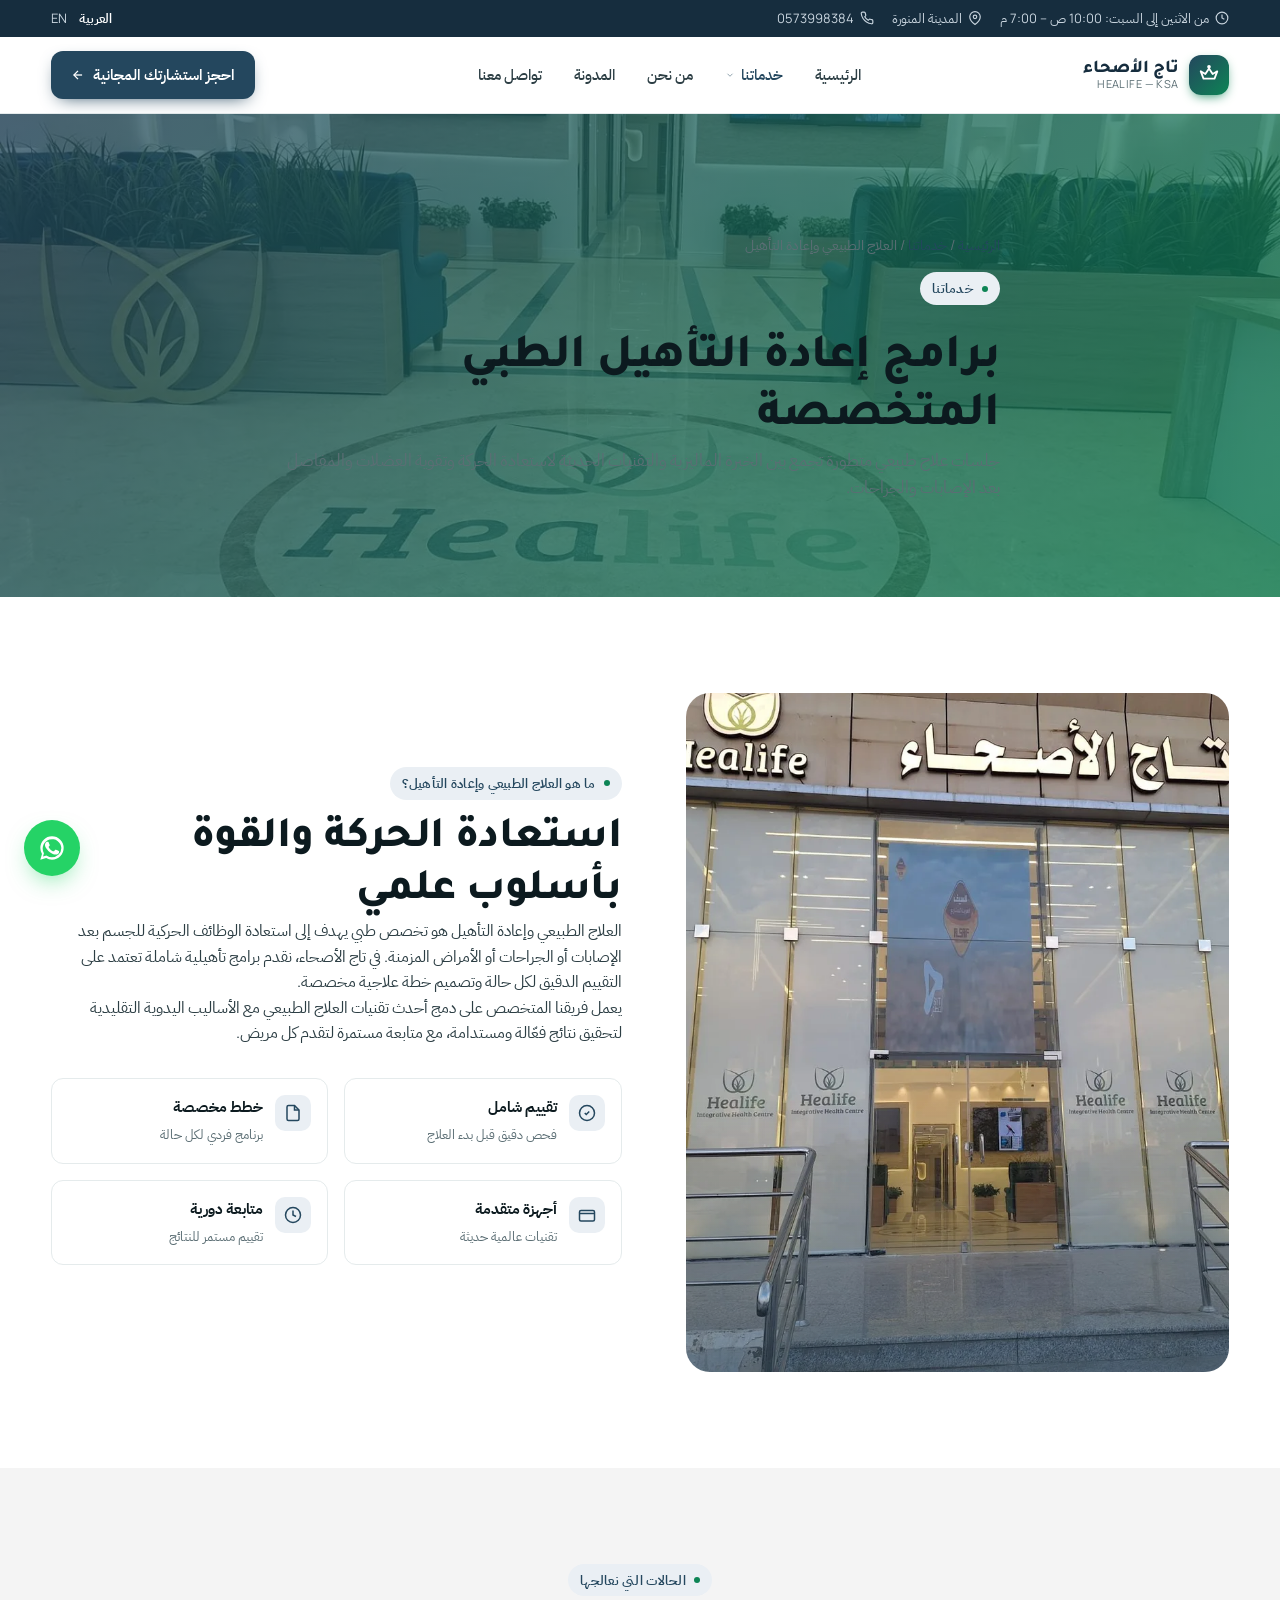
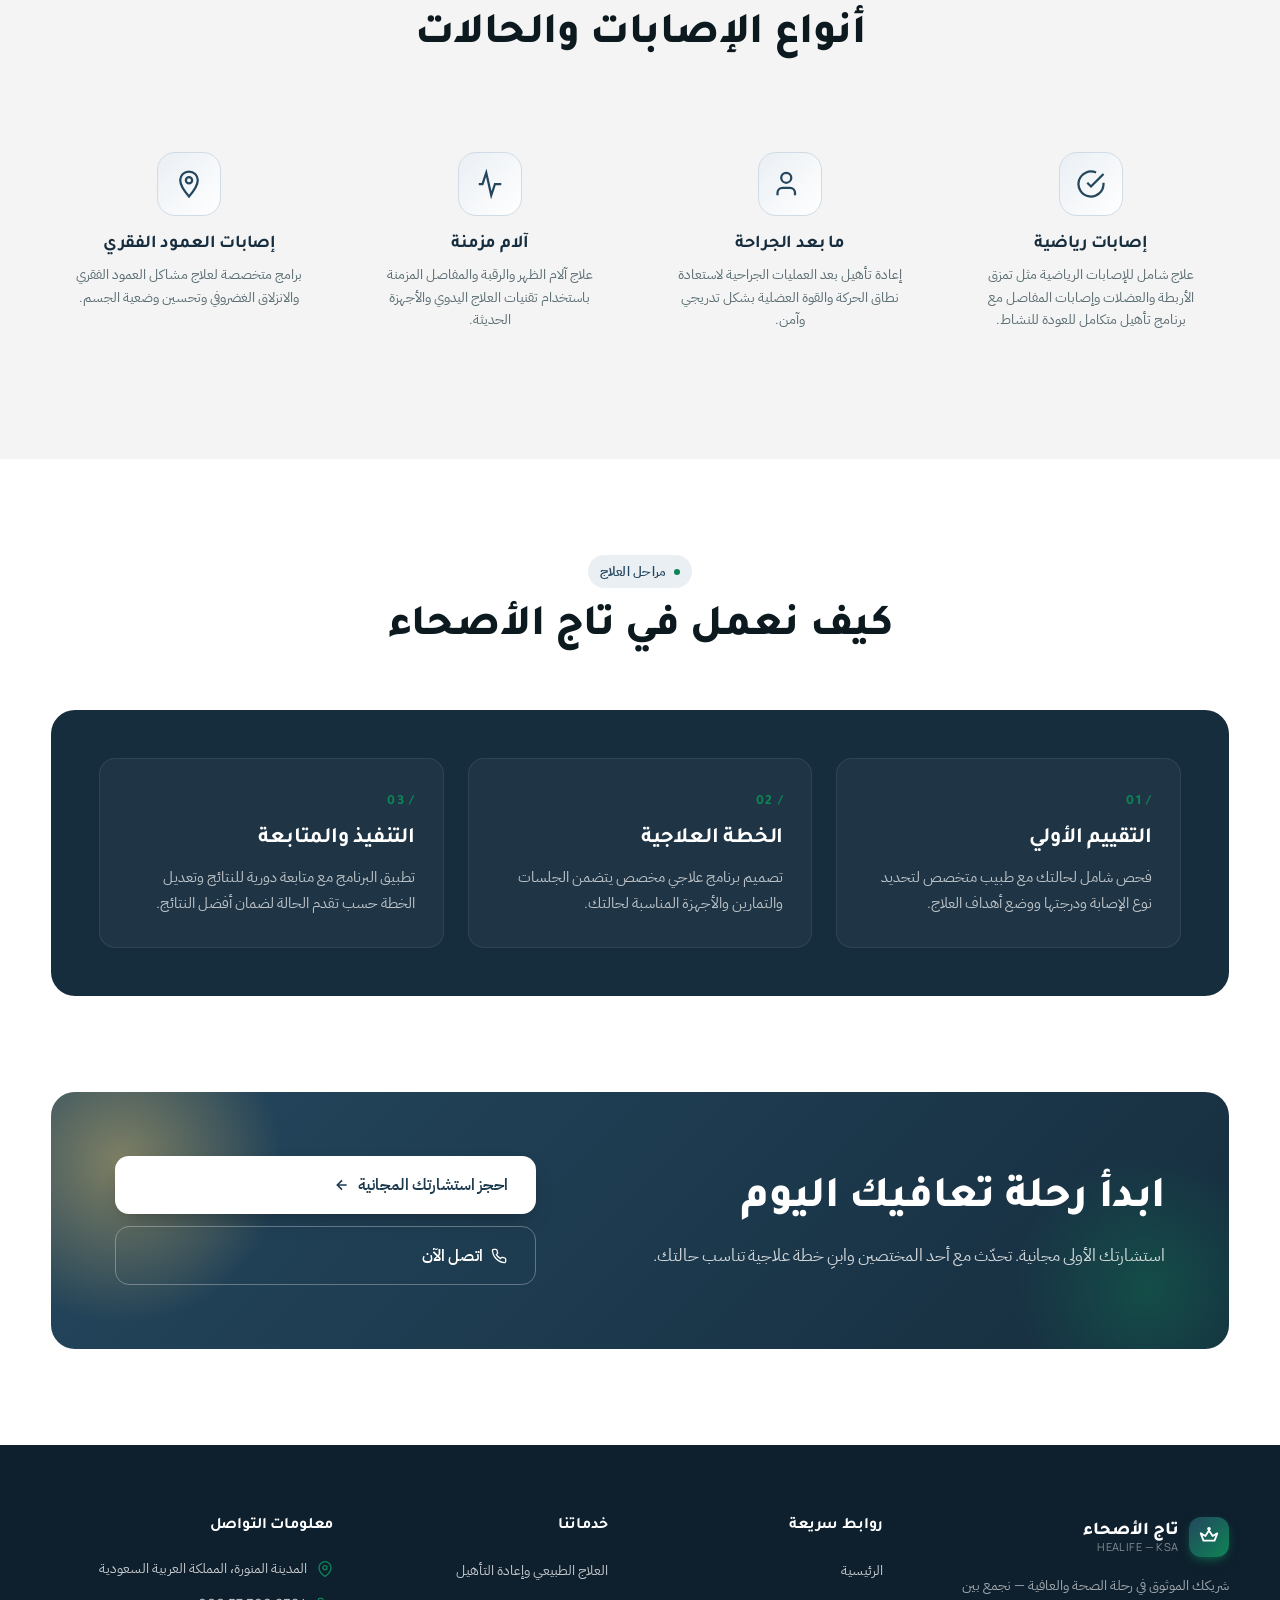
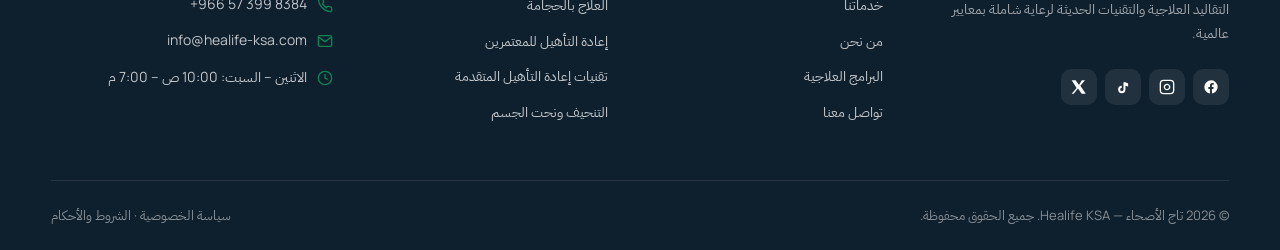
<file: tajelsehaa-website 2/services/physiotherapy-rehabilitation.html>
<!doctype html>
<html lang="ar" dir="rtl">
<head>
<meta charset="utf-8"/><meta name="viewport" content="width=device-width, initial-scale=1"/>
<title>برامج إعادة التأهيل الطبي المتخصصة في المدينة المنورة | تاج الأصحاء</title>
<meta name="description" content="خدمات العلاج الطبيعي وإعادة التأهيل في مركز تاج الأصحاء بالمدينة المنورة. جلسات متطورة لاستعادة الحركة وتقوية العضلات بعد الإصابات والجراحات بمعايير ماليزية عالمية."/>
<meta name="keywords" content="علاج طبيعي المدينة المنورة, إعادة تأهيل, تاج الأصحاء, إصابات رياضية, استعادة الحركة, تقوية العضلات"/>
<link rel="canonical" href="https://tajalasehaa.sa/physiotherapy-rehabilitation/"/>
<meta property="og:title" content="برامج إعادة التأهيل الطبي المتخصصة | تاج الأصحاء"/>
<meta property="og:description" content="خدمات العلاج الطبيعي وإعادة التأهيل في مركز تاج الأصحاء بالمدينة المنورة. جلسات متطورة لاستعادة الحركة وتقوية العضلات بعد الإصابات والجراحات بمعايير ماليزية عالمية."/>
<meta property="og:type" content="website"/>
<meta property="og:url" content="https://tajalasehaa.sa/physiotherapy-rehabilitation/"/>
<meta property="og:locale" content="ar_SA"/>
<meta name="robots" content="index, follow"/>
<link rel="preconnect" href="https://fonts.googleapis.com"><link rel="preconnect" href="https://fonts.gstatic.com" crossorigin>
<link href="https://fonts.googleapis.com/css2?family=IBM+Plex+Sans+Arabic:wght@300;400;500;600;700&family=Manrope:wght@300;400;500;600;700;800&family=Tajawal:wght@400;500;700;800;900&display=swap" rel="stylesheet">
<link rel="icon" type="image/svg+xml" href="../assets/images/favicon.svg">
<link rel="stylesheet" href="../assets/css/styles.css">
<style>.nav-dropdown{position:relative;display:inline-block}.nav-dropdown .dropdown-menu{display:none;position:absolute;top:100%;right:0;background:#fff;min-width:260px;border-radius:12px;box-shadow:0 8px 32px rgba(36,71,94,.12);padding:8px 0;z-index:1000;border:1px solid rgba(36,71,94,.06)}.nav-dropdown:hover .dropdown-menu{display:block}.dropdown-menu a{display:block;padding:10px 20px;color:var(--ink-900);font-size:.9rem;text-decoration:none;transition:background .2s,color .2s}.dropdown-menu a:hover{background:var(--sand-50,#FFF9E5);color:var(--teal-700)}</style>

    <script type="application/ld+json">
    {
      "@context": "https://schema.org",
      "@type": "MedicalWebPage",
      "name": "إعادة التأهيل الطبي - تاج الأصحاء",
      "description": "برامج إعادة التأهيل الطبي المتخصصة في المدينة المنورة",
      "url": "https://tajalasehaa.sa/services/physiotherapy-rehabilitation.html",
      "inLanguage": "ar",
      "provider": {
        "@type": "MedicalClinic",
        "name": "تاج الأصحاء - HealLife",
        "address": {"@type": "PostalAddress", "addressLocality": "المدينة المنورة", "addressCountry": "SA"},
        "telephone": "+966573998384"
      }
    }
    </script>
  </head>
<body>
<div class="util-bar"><div class="container"><div class="util-meta">
<span><svg viewBox="0 0 24 24" fill="none" stroke="currentColor" stroke-width="2"><circle cx="12" cy="12" r="10"/><polyline points="12,6 12,12 16,14"/></svg> من الاثنين إلى السبت: 10:00 ص – 7:00 م</span>
<span><svg viewBox="0 0 24 24" fill="none" stroke="currentColor" stroke-width="2"><path d="M21 10c0 7-9 13-9 13s-9-6-9-13a9 9 0 0 1 18 0z"/><circle cx="12" cy="10" r="3"/></svg> المدينة المنورة</span>
<span><svg viewBox="0 0 24 24" fill="none" stroke="currentColor" stroke-width="2"><path d="M22 16.92v3a2 2 0 0 1-2.18 2 19.79 19.79 0 0 1-8.63-3.07 19.5 19.5 0 0 1-6-6A19.79 19.79 0 0 1 2.13 4.18 2 2 0 0 1 4.11 2h3a2 2 0 0 1 2 1.72c.13.96.36 1.9.7 2.81a2 2 0 0 1-.45 2.11L8.09 9.91a16 16 0 0 0 6 6l1.27-1.27a2 2 0 0 1 2.11-.45c.91.34 1.85.57 2.81.7A2 2 0 0 1 22 16.92z"/></svg> <span style="direction:ltr">0573998384</span></span>
</div><div class="util-lang"><button class="active">العربية</button><button>EN</button></div></div></div>
<header class="site-header"><div class="container nav">
<a class="logo" href="../index.html"><div class="logo-mark"><svg viewBox="0 0 24 24" fill="none" stroke="currentColor" stroke-width="2" stroke-linecap="round" stroke-linejoin="round"><path d="M3 8l3 8h12l3-8-5 3-4-6-4 6z"/><circle cx="12" cy="3" r="1" fill="currentColor"/></svg></div><div class="logo-text"><strong>تاج الأصحاء</strong><small>HEALIFE — KSA</small></div></a>
<nav class="nav-menu"><a href="../index.html">الرئيسية</a><a href="../services.html" class="active">خدماتنا <svg class="caret" viewBox="0 0 24 24" fill="none" stroke="currentColor" stroke-width="2"><polyline points="6,9 12,15 18,9"/></svg></a><a href="../about.html">من نحن</a><a href="../blog.html">المدونة</a><a href="../contact.html">تواصل معنا</a></nav>
<div class="nav-cta"><a href="../contact.html" class="btn btn-primary">احجز استشارتك المجانية <svg viewBox="0 0 24 24" fill="none" stroke="currentColor" stroke-width="2.2" width="14" height="14"><line x1="19" y1="12" x2="5" y2="12"/><polyline points="12,19 5,12 12,5"/></svg></a></div>
</div></header>

<section class="block" style="padding-top:120px;padding-bottom:40px;background:linear-gradient(135deg,rgba(36,71,94,0.75),rgba(13,132,85,0.75)),url('../assets/images/clinic-lobby.webp') center/cover;color:#fff;">
<div class="container"><div class="block-head" style="text-align:start;">
<nav style="margin-bottom:16px;font-size:14px;color:var(--ink-500);"><a href="../index.html" style="color:var(--teal-700);text-decoration:none;">الرئيسية</a> / <a href="../services.html" style="color:var(--teal-700);text-decoration:none;">خدماتنا</a> / <span>العلاج الطبيعي وإعادة التأهيل</span></nav>
<span class="eyebrow">خدماتنا</span>
<h1 style="font-size:clamp(2rem,4vw,3rem);margin-top:12px;">برامج إعادة التأهيل الطبي المتخصصة</h1>
<p style="max-width:780px;">جلسات علاج طبيعي متطورة تجمع بين الخبرة الماليزية والتقنيات الحديثة لاستعادة الحركة وتقوية العضلات والمفاصل بعد الإصابات والجراحات.</p>
</div></div>
</section>


<section class="block">
<div class="container">
<div class="about-grid">
<div class="about-imgs"><div class="main"></div></div>
<div>
<span class="eyebrow">ما هو العلاج الطبيعي وإعادة التأهيل؟</span>
<h2 style="margin-top:14px;">استعادة الحركة والقوة بأسلوب علمي</h2>
<p>العلاج الطبيعي وإعادة التأهيل هو تخصص طبي يهدف إلى استعادة الوظائف الحركية للجسم بعد الإصابات أو الجراحات أو الأمراض المزمنة. في تاج الأصحاء، نقدم برامج تأهيلية شاملة تعتمد على التقييم الدقيق لكل حالة وتصميم خطة علاجية مخصصة.</p>
<p>يعمل فريقنا المتخصص على دمج أحدث تقنيات العلاج الطبيعي مع الأساليب اليدوية التقليدية لتحقيق نتائج فعّالة ومستدامة، مع متابعة مستمرة لتقدم كل مريض.</p>
<div class="about-highlights">
<div class="hl"><div class="ico"><svg viewBox="0 0 24 24" fill="none" stroke="currentColor" stroke-width="2"><path d="M9 12l2 2 4-4"/><circle cx="12" cy="12" r="10"/></svg></div><div><strong>تقييم شامل</strong><span>فحص دقيق قبل بدء العلاج</span></div></div>
<div class="hl"><div class="ico"><svg viewBox="0 0 24 24" fill="none" stroke="currentColor" stroke-width="2"><path d="M14 2H6a2 2 0 0 0-2 2v16a2 2 0 0 0 2 2h12a2 2 0 0 0 2-2V8z"/><path d="M14 2v6h6"/></svg></div><div><strong>خطط مخصصة</strong><span>برنامج فردي لكل حالة</span></div></div>
<div class="hl"><div class="ico"><svg viewBox="0 0 24 24" fill="none" stroke="currentColor" stroke-width="2"><rect x="2" y="6" width="20" height="14" rx="2"/><path d="M2 10h20"/></svg></div><div><strong>أجهزة متقدمة</strong><span>تقنيات عالمية حديثة</span></div></div>
<div class="hl"><div class="ico"><svg viewBox="0 0 24 24" fill="none" stroke="currentColor" stroke-width="2"><circle cx="12" cy="12" r="10"/><path d="M12 6v6l4 2"/></svg></div><div><strong>متابعة دورية</strong><span>تقييم مستمر للنتائج</span></div></div>
</div>
</div>
</div>
</div>
</section>

<section class="block" style="background:var(--bg-soft);">
<div class="container">
<div class="block-head"><span class="eyebrow">الحالات التي نعالجها</span><h2>أنواع الإصابات والحالات</h2></div>
<div class="why-grid">
<div class="why-card"><div class="ico"><svg viewBox="0 0 24 24" fill="none" stroke="currentColor" stroke-width="1.8"><path d="M22 11.08V12a10 10 0 1 1-5.93-9.14"/><polyline points="22,4 12,14.01 9,11.01"/></svg></div><h3>إصابات رياضية</h3><p>علاج شامل للإصابات الرياضية مثل تمزق الأربطة والعضلات وإصابات المفاصل مع برنامج تأهيل متكامل للعودة للنشاط.</p></div>
<div class="why-card"><div class="ico"><svg viewBox="0 0 24 24" fill="none" stroke="currentColor" stroke-width="1.8"><path d="M16 21v-2a4 4 0 0 0-4-4H6a4 4 0 0 0-4 4v2"/><circle cx="9" cy="7" r="4"/></svg></div><h3>ما بعد الجراحة</h3><p>إعادة تأهيل بعد العمليات الجراحية لاستعادة نطاق الحركة والقوة العضلية بشكل تدريجي وآمن.</p></div>
<div class="why-card"><div class="ico"><svg viewBox="0 0 24 24" fill="none" stroke="currentColor" stroke-width="1.8"><path d="M3 12h3l3-9 4 18 3-9h5"/></svg></div><h3>آلام مزمنة</h3><p>علاج آلام الظهر والرقبة والمفاصل المزمنة باستخدام تقنيات العلاج اليدوي والأجهزة الحديثة.</p></div>
<div class="why-card"><div class="ico"><svg viewBox="0 0 24 24" fill="none" stroke="currentColor" stroke-width="1.8"><path d="M12 2a7 7 0 0 1 7 7c0 5-7 13-7 13S5 14 5 9a7 7 0 0 1 7-7z"/><circle cx="12" cy="9" r="2.5"/></svg></div><h3>إصابات العمود الفقري</h3><p>برامج متخصصة لعلاج مشاكل العمود الفقري والانزلاق الغضروفي وتحسين وضعية الجسم.</p></div>
</div>
</div>
</section>

<section class="block">
<div class="container">
<div class="block-head"><span class="eyebrow">مراحل العلاج</span><h2>كيف نعمل في تاج الأصحاء</h2></div>
<div class="tech-grid" style="background:var(--teal-900);border-radius:var(--radius-lg);padding:48px;">
<div class="tech-card"><div class="tech-num">/ 01</div><h3>التقييم الأولي</h3><p>فحص شامل لحالتك مع طبيب متخصص لتحديد نوع الإصابة ودرجتها ووضع أهداف العلاج.</p></div>
<div class="tech-card"><div class="tech-num">/ 02</div><h3>الخطة العلاجية</h3><p>تصميم برنامج علاجي مخصص يتضمن الجلسات والتمارين والأجهزة المناسبة لحالتك.</p></div>
<div class="tech-card"><div class="tech-num">/ 03</div><h3>التنفيذ والمتابعة</h3><p>تطبيق البرنامج مع متابعة دورية للنتائج وتعديل الخطة حسب تقدم الحالة لضمان أفضل النتائج.</p></div>
</div>
</div>
</section>

<section style="padding:0 0 96px;">
<div class="cta-banner"><div class="cta-banner-grid">
<div><h2>ابدأ رحلة تعافيك اليوم</h2><p>استشارتك الأولى مجانية. تحدّث مع أحد المختصين وابنِ خطة علاجية تناسب حالتك.</p></div>
<div class="cta-banner-actions">
<a href="../contact.html" class="btn btn-primary btn-large">احجز استشارتك المجانية <svg viewBox="0 0 24 24" fill="none" stroke="currentColor" stroke-width="2.4" width="16" height="16"><line x1="19" y1="12" x2="5" y2="12"/><polyline points="12,19 5,12 12,5"/></svg></a>
<a href="tel:+966573998384" class="btn btn-secondary btn-large"><svg viewBox="0 0 24 24" fill="none" stroke="currentColor" stroke-width="2" width="16" height="16"><path d="M22 16.92v3a2 2 0 0 1-2.18 2 19.79 19.79 0 0 1-8.63-3.07 19.5 19.5 0 0 1-6-6A19.79 19.79 0 0 1 2.13 4.18 2 2 0 0 1 4.11 2h3a2 2 0 0 1 2 1.72c.13.96.36 1.9.7 2.81a2 2 0 0 1-.45 2.11L8.09 9.91a16 16 0 0 0 6 6l1.27-1.27a2 2 0 0 1 2.11-.45c.91.34 1.85.57 2.81.7A2 2 0 0 1 22 16.92z"/></svg> اتصل الآن</a>
</div></div></div>
</section>

<footer class="footer">
  <div class="container">
    <div class="footer-grid">
      <div class="footer-about">
        <a class="logo" href="#">
          <div class="logo-mark">
            <svg viewBox="0 0 24 24" fill="none" stroke="currentColor" stroke-width="2" stroke-linecap="round" stroke-linejoin="round">
              <path d="M3 8l3 8h12l3-8-5 3-4-6-4 6z"/><circle cx="12" cy="3" r="1" fill="currentColor"/>
            </svg>
          </div>
          <div class="logo-text">
            <strong style="color:white;">تاج الأصحاء</strong>
            <small style="color:rgba(255,255,255,0.5);">HEALIFE — KSA</small>
          </div>
        </a>
        <p>شريكك الموثوق في رحلة الصحة والعافية — نجمع بين التقاليد العلاجية والتقنيات الحديثة لرعاية شاملة بمعايير عالمية.</p>
        <div class="socials">
          <a href="#" aria-label="Facebook"><svg viewBox="0 0 24 24" fill="currentColor"><path d="M22 12a10 10 0 1 0-11.6 9.9V14.9H8V12h2.4V9.8c0-2.4 1.4-3.7 3.6-3.7 1 0 2.1.2 2.1.2v2.3h-1.2c-1.2 0-1.5.7-1.5 1.4V12h2.6l-.4 2.9h-2.2v7A10 10 0 0 0 22 12z"/></svg></a>
          <a href="#" aria-label="Instagram"><svg viewBox="0 0 24 24" fill="none" stroke="currentColor" stroke-width="2"><rect x="2" y="2" width="20" height="20" rx="5"/><path d="M16 11.4A4 4 0 1 1 12.6 8 4 4 0 0 1 16 11.4z"/><line x1="17.5" y1="6.5" x2="17.5" y2="6.5"/></svg></a>
          <a href="#" aria-label="TikTok"><svg viewBox="0 0 24 24" fill="currentColor"><path d="M19.6 6.3a4.6 4.6 0 0 1-3.4-1.5h-3.5v11a2.5 2.5 0 1 1-2.5-2.5v-3a5.5 5.5 0 1 0 5.5 5.5V10a7.6 7.6 0 0 0 4 1.2V8.1a4.6 4.6 0 0 1-.1-1.8z"/></svg></a>
          <a href="#" aria-label="Twitter"><svg viewBox="0 0 24 24" fill="currentColor"><path d="M18.2 2H21l-7 8 8.2 12H16l-5.5-7.6L4 22H1l7.4-8.5L1 2h6l5 7 4.2-7z"/></svg></a>
        </div>
      </div>

      <div>
        <h4>روابط سريعة</h4>
        <ul>
          <li><a href="#">الرئيسية</a></li>
          <li><a href="#services">خدماتنا</a></li>
          <li><a href="#about">من نحن</a></li>
          <li><a href="#programs">البرامج العلاجية</a></li>
          <li><a href="#contact">تواصل معنا</a></li>
        </ul>
      </div>

      <div>
        <h4>خدماتنا</h4>
        <ul>
          <li><a href="physiotherapy-rehabilitation.html">العلاج الطبيعي وإعادة التأهيل</a></li>
          <li><a href="cupping-therapy.html">العلاج بالحجامة</a></li>
          <li><a href="specialized-rehab-pilgrims.html">إعادة التأهيل للمعتمرين</a></li>
          <li><a href="advanced-rehab-tech.html">تقنيات إعادة التأهيل المتقدمة</a></li>
          <li><a href="slimming.html">التنحيف ونحت الجسم</a></li>
        </ul>
      </div>

      <div class="footer-contact">
        <h4>معلومات التواصل</h4>
        <div class="item">
          <svg viewBox="0 0 24 24" fill="none" stroke="currentColor" stroke-width="2"><path d="M21 10c0 7-9 13-9 13s-9-6-9-13a9 9 0 0 1 18 0z"/><circle cx="12" cy="10" r="3"/></svg>
          <span>المدينة المنورة، المملكة العربية السعودية</span>
        </div>
        <div class="item">
          <svg viewBox="0 0 24 24" fill="none" stroke="currentColor" stroke-width="2"><path d="M22 16.92v3a2 2 0 0 1-2.18 2 19.79 19.79 0 0 1-8.63-3.07 19.5 19.5 0 0 1-6-6A19.79 19.79 0 0 1 2.13 4.18 2 2 0 0 1 4.11 2h3a2 2 0 0 1 2 1.72c.13.96.36 1.9.7 2.81a2 2 0 0 1-.45 2.11L8.09 9.91a16 16 0 0 0 6 6l1.27-1.27a2 2 0 0 1 2.11-.45c.91.34 1.85.57 2.81.7A2 2 0 0 1 22 16.92z"/></svg>
          <span style="direction:ltr;display:inline-block">+966 57 399 8384</span>
        </div>
        <div class="item">
          <svg viewBox="0 0 24 24" fill="none" stroke="currentColor" stroke-width="2"><path d="M4 4h16c1.1 0 2 .9 2 2v12c0 1.1-.9 2-2 2H4c-1.1 0-2-.9-2-2V6c0-1.1.9-2 2-2z"/><polyline points="22,6 12,13 2,6"/></svg>
          <span style="direction:ltr;display:inline-block">info@healife-ksa.com</span>
        </div>
        <div class="item">
          <svg viewBox="0 0 24 24" fill="none" stroke="currentColor" stroke-width="2"><circle cx="12" cy="12" r="10"/><polyline points="12,6 12,12 16,14"/></svg>
          <span>الاثنين – السبت: 10:00 ص – 7:00 م</span>
        </div>
      </div>
    </div>

    <div class="footer-bottom">
      <span>© 2026 تاج الأصحاء — Healife KSA. جميع الحقوق محفوظة.</span>
      <span>سياسة الخصوصية · الشروط والأحكام</span>
    </div>
  </div>
</footer>
<a href="https://wa.me/966573998384" class="float-wa" aria-label="WhatsApp"><svg viewBox="0 0 24 24" fill="currentColor"><path d="M17.5 14.4c-.3-.1-1.7-.8-2-.9s-.5-.1-.7.1-.8.9-1 1.1-.4.2-.7.1c-.3-.1-1.2-.4-2.3-1.4-.9-.8-1.4-1.7-1.6-2-.2-.3 0-.5.1-.6.1-.1.3-.4.4-.5.1-.2.2-.3.3-.5s.1-.4 0-.5c-.1-.1-.7-1.6-.9-2.2-.2-.6-.5-.5-.7-.5h-.6c-.2 0-.5.1-.8.4s-1 1-1 2.4 1 2.8 1.2 3 2.1 3.2 5.1 4.5c.7.3 1.3.5 1.7.6.7.2 1.4.2 1.9.1.6-.1 1.7-.7 2-1.4.2-.7.2-1.2.2-1.4-.2-.1-.5-.2-.8-.4zM12 2A10 10 0 0 0 2 12a10 10 0 0 0 1.4 5.1L2 22l5-1.4A10 10 0 0 0 12 22a10 10 0 0 0 0-20zm0 18a8 8 0 0 1-4.4-1.3l-.3-.2-3 .8.8-2.9-.2-.3A8 8 0 1 1 20 12a8 8 0 0 1-8 8z"/></svg></a>
<script src="../assets/js/main.js"></script>
</body></html>
</file>
<file: tajelsehaa-website 2/assets/css/styles.css>
/* ---------- Tokens ---------- */
  :root {
    --teal-900: #162d3e;
    --teal-800: #1c3a4e;
    --teal-700: #24475E;
    --teal-600: #2d5a73;
    --teal-500: #0D8455;
    --teal-50:  #eaeff4;
    --teal-100: #d0dbe5;
    --green-600: #DABA6C;
    --green-500: #e2c98a;
    --green-100: #f5ecd4;
    --sand-50:  #FFF9E5;
    --ink-900:  #0c1a1f;
    --ink-700:  #2c3e44;
    --ink-500:  #5b6e74;
    --ink-300:  #97a6ab;
    --line:     #e5ebec;
    --bg:       #ffffff;
    --bg-soft:  #F4F4F4;
    --shadow-sm: 0 1px 2px rgba(36,71,94,.06), 0 1px 3px rgba(36,71,94,.04);
    --shadow-md: 0 6px 18px -8px rgba(36,71,94,.18), 0 2px 6px rgba(36,71,94,.06)
    --shadow-lg: 0 24px 48px -20px rgba(36,71,94,.25), 0 6px 18px -10px rgba(36,71,94,.12);
    --radius-sm: 10px;
    --radius:    16px;
    --radius-lg: 24px;
  }
  *, *::before, *::after { box-sizing: border-box; }
  html, body { margin: 0; padding: 0; }
  body {
    font-family: "Manrope", "IBM Plex Sans Arabic", "Tajawal", system-ui, sans-serif;
    color: var(--ink-900);
    background: var(--bg);
    font-size: 16px;
    line-height: 1.6;
    -webkit-font-smoothing: antialiased;
    text-rendering: optimizeLegibility;
  }
  img { display: block; max-width: 100%; }
  a { color: inherit; text-decoration: none; }
  button { font-family: inherit; cursor: pointer; border: none; background: none; }
  .container { width: min(1240px, 92%); margin: 0 auto; }
  h1, h2, h3, h4 { font-family: "Benida", "Tajawal", "IBM Plex Sans Arabic", sans-serif; font-weight: 800; letter-spacing: -0.01em; line-height: 1.2; margin: 0; color: var(--ink-900); }
  h2 { font-size: clamp(28px, 3.4vw, 44px); }
  h3 { font-size: 22px; font-weight: 700; }
  p  { margin: 0; color: var(--ink-700); }
  .eyebrow {
    display: inline-flex; align-items: center; gap: 8px;
    font-size: 13px; font-weight: 600; letter-spacing: 0.02em;
    color: var(--teal-700); background: var(--teal-50);
    padding: 6px 12px; border-radius: 999px;
  }
  .eyebrow::before { content:""; width: 6px; height: 6px; border-radius: 50%; background: var(--teal-500); }

  /* ---------- Top utility bar ---------- */
  .util-bar {
    background: var(--teal-900);
    color: #c8d4de;
    font-size: 13px;
  }
  .util-bar .container {
    display: flex; align-items: center; justify-content: space-between;
    padding: 8px 0; gap: 16px;
  }
  .util-meta { display: flex; align-items: center; gap: 18px; flex-wrap: wrap; }
  .util-meta span { display: inline-flex; align-items: center; gap: 6px; }
  .util-meta svg { width: 14px; height: 14px; }
  .util-lang { display: inline-flex; gap: 12px; }
  .util-lang button { color: #c8d4de; font-size: 13px; padding: 0; }
  .util-lang button.active { color: white; font-weight: 600; }

  /* ---------- Header ---------- */
  .site-header {
    position: sticky; top: 0; z-index: 50;
    background: rgba(255,255,255,0.92);
    backdrop-filter: blur(12px);
    -webkit-backdrop-filter: blur(12px);
    border-bottom: 1px solid var(--line);
  }
  .nav {
    display: flex; align-items: center; justify-content: space-between;
    padding: 14px 0; gap: 24px;
  }
  .logo { display: inline-flex; align-items: center; gap: 10px; }
  .logo-mark {
    width: 40px; height: 40px; border-radius: 12px;
    background: linear-gradient(135deg, var(--teal-700), var(--teal-500));
    display: grid; place-items: center; color: white;
    box-shadow: 0 4px 12px -4px var(--teal-500);
  }
  .logo-mark svg { width: 22px; height: 22px; }
  .logo-text { display: flex; flex-direction: column; line-height: 1.05; }
  .logo-text strong { font-family: "Benida", "Tajawal", sans-serif; font-weight: 800; font-size: 18px; color: var(--teal-900); }
  .logo-text small { font-size: 11px; color: var(--ink-500); letter-spacing: 0.04em; }

  .nav-menu { display: flex; gap: 4px; align-items: center; }
  .nav-menu a {
    padding: 10px 14px; font-size: 15px; font-weight: 500;
    color: var(--ink-700); border-radius: 10px; transition: 0.18s;
    display: inline-flex; align-items: center; gap: 6px;
  }
  .nav-menu a:hover { background: var(--teal-50); color: var(--teal-800); }
  .nav-menu a.active { color: var(--teal-700); }
  .caret { width: 10px; height: 10px; opacity: 0.6; }

  .nav-cta { display: flex; gap: 10px; align-items: center; }
  .btn {
    display: inline-flex; align-items: center; gap: 8px;
    padding: 12px 20px; border-radius: 12px;
    font-weight: 600; font-size: 15px; transition: 0.2s ease;
    white-space: nowrap;
  }
  .btn-primary {
    background: var(--teal-700); color: white;
    box-shadow: 0 6px 18px -8px var(--teal-700);
  }
  .btn-primary:hover { background: var(--teal-800); transform: translateY(-1px); box-shadow: 0 10px 24px -10px var(--teal-700); }
  .btn-secondary {
    background: white; color: var(--teal-800);
    border: 1.5px solid var(--teal-100);
  }
  .btn-secondary:hover { border-color: var(--teal-500); color: var(--teal-700); }
  .btn-ghost { color: var(--teal-700); padding: 12px 14px; }
  .btn-ghost:hover { background: var(--teal-50); }
  .btn-large { padding: 16px 28px; font-size: 16px; border-radius: 14px; }

  /* ---------- Hero ---------- */
  .hero {
    position: relative;
    background: linear-gradient(180deg, var(--sand-50) 0%, #ffffff 100%);
    overflow: hidden;
    padding: 64px 0 96px;
  }
  .hero::before {
    content:""; position: absolute; inset: 0; pointer-events: none;
    background:
      radial-gradient(circle at 90% 10%, rgba(13,132,85,0.08), transparent 40%),
      radial-gradient(circle at 5% 85%, rgba(218,186,108,0.07), transparent 40%);
  }
  .hero-grid {
    display: grid; grid-template-columns: minmax(0, 1.05fr) minmax(0, 1fr);
    gap: 56px; align-items: center; position: relative;
  }
  .hero-eyebrow { margin-bottom: 20px; }
  .hero h1 {
    font-family: "Benida", "Tajawal", sans-serif;
    font-weight: 900;
    font-size: clamp(38px, 5.2vw, 68px);
    line-height: 1.08;
    color: var(--teal-900);
    letter-spacing: -0.015em;
    margin-bottom: 22px;
  }
  .hero h1 .accent {
    color: var(--teal-600);
    position: relative;
    white-space: nowrap;
  }
  .hero h1 .accent::after {
    content:""; position: absolute; right: 0; left: 0; bottom: 4px; height: 10px;
    background: var(--green-100); z-index: -1; border-radius: 4px;
  }
  .hero-sub {
    font-size: 19px; line-height: 1.7;
    color: var(--ink-700); max-width: 540px;
    margin-bottom: 36px;
  }
  .hero-ctas { display: flex; gap: 12px; flex-wrap: wrap; align-items: center; margin-bottom: 36px; }
  .hero-phone {
    display: inline-flex; align-items: center; gap: 10px;
    padding: 12px 16px; border-radius: 12px;
    background: white; border: 1px solid var(--line);
  }
  .hero-phone .ico {
    width: 36px; height: 36px; border-radius: 10px;
    background: var(--green-100); color: var(--green-600);
    display: grid; place-items: center;
  }
  .hero-phone .ico svg { width: 18px; height: 18px; }
  .hero-phone small { display: block; font-size: 11px; color: var(--ink-500); }
  .hero-phone strong { font-size: 16px; color: var(--teal-900); font-weight: 700; direction: ltr; }

  .hero-trust {
    display: flex; gap: 28px; padding-top: 28px;
    border-top: 1px solid var(--line);
    flex-wrap: wrap;
  }
  .trust-item .num { font-family: "Benida", "Tajawal", sans-serif; font-weight: 800; font-size: 28px; color: var(--teal-800); line-height: 1; }
  .trust-item .lbl { font-size: 13px; color: var(--ink-500); margin-top: 4px; }

  /* Hero visual */
  .hero-visual {
    position: relative;
    aspect-ratio: 4 / 5;
    border-radius: 28px;
    overflow: hidden;
    background: linear-gradient(135deg, #d8eef0, #e7f4ee);
    box-shadow: var(--shadow-lg);
  }
  .hero-visual .photo {
    position: absolute; inset: 0;
    background:
      linear-gradient(180deg, rgba(36,71,94,0) 40%, rgba(36,71,94,0.55) 100%),
      url('../images/clinic-hero.webp') center/cover;
  }
  .hero-visual .photo-fallback {
    position: absolute; inset: 0;
    background:
      radial-gradient(circle at 30% 30%, rgba(255,255,255,0.4), transparent 50%),
      linear-gradient(135deg, var(--teal-600), var(--teal-800));
    opacity: 0.9;
    mix-blend-mode: multiply;
  }
  .hero-card {
    position: absolute;
    background: rgba(255,255,255,0.97);
    backdrop-filter: blur(8px);
    border-radius: 16px;
    padding: 16px;
    box-shadow: var(--shadow-md);
    display: flex; align-items: center; gap: 12px;
  }
  .hero-card.tl {
    top: 24px; left: 24px;
    /* in RTL "left" of visual */
  }
  .hero-card.br {
    bottom: 24px; right: 24px;
  }
  .hero-card .avatar {
    width: 44px; height: 44px; border-radius: 50%;
    background: linear-gradient(135deg, var(--green-500), var(--teal-500));
    display: grid; place-items: center; color: white;
    flex: 0 0 44px;
  }
  .hero-card .avatar svg { width: 22px; height: 22px; }
  .hero-card .text { font-size: 13px; line-height: 1.4; }
  .hero-card .text strong { display: block; font-size: 14px; color: var(--ink-900); margin-bottom: 2px; }
  .hero-card .text span { color: var(--ink-500); }
  .hero-card .stars { color: #DABA6C; font-size: 13px; letter-spacing: 1px; }

  /* ---------- Why-strip (chip row) ---------- */
  .why-strip {
    background: var(--teal-900);
    color: white;
    padding: 28px 0;
    margin-top: -48px;
    border-radius: 24px;
    box-shadow: var(--shadow-lg);
    position: relative;
    z-index: 2;
  }
  .why-strip-wrap { width: min(1180px, 88%); margin: 0 auto; }
  .why-strip-inner {
    display: grid; grid-template-columns: repeat(6, 1fr);
    gap: 8px; align-items: center;
  }
  .why-chip {
    display: flex; align-items: center; gap: 10px;
    padding: 10px 12px;
    border-right: 1px solid rgba(255,255,255,0.1);
  }
  .why-chip:first-child { border-right: none; }
  .why-chip .ico {
    width: 36px; height: 36px; border-radius: 10px;
    background: rgba(13,132,85,0.18);
    color: var(--teal-500);
    display: grid; place-items: center; flex: 0 0 36px;
  }
  .why-chip .ico svg { width: 18px; height: 18px; }
  .why-chip .lbl { font-size: 14px; font-weight: 600; color: white; }

  /* ---------- Section base ---------- */
  section.block { padding: 96px 0; }
  .block-head { text-align: center; max-width: 720px; margin: 0 auto 56px; }
  .block-head .eyebrow { margin-bottom: 14px; }
  .block-head h2 { margin-bottom: 14px; }
  .block-head p { font-size: 17px; color: var(--ink-500); }

  /* ---------- Services ---------- */
  .services-grid {
    display: grid; grid-template-columns: repeat(3, 1fr);
    gap: 20px;
  }
  .service-card {
    background: white;
    border: 1px solid var(--line);
    border-radius: var(--radius);
    padding: 28px;
    transition: 0.25s ease;
    position: relative;
    overflow: hidden;
    display: flex; flex-direction: column;
  }
  .service-card::before {
    content:""; position: absolute; top: 0; right: 0; left: 0; height: 3px;
    background: linear-gradient(90deg, var(--teal-500), var(--green-500));
    transform: scaleX(0); transform-origin: right;
    transition: transform 0.3s ease;
  }
  .service-card:hover { transform: translateY(-4px); box-shadow: var(--shadow-md); border-color: var(--teal-100); }
  .service-card:hover::before { transform: scaleX(1); }
  .service-card .ico {
    width: 56px; height: 56px; border-radius: 14px;
    background: var(--teal-50); color: var(--teal-700);
    display: grid; place-items: center; margin-bottom: 20px;
  }
  .service-card .ico svg { width: 28px; height: 28px; }
  .service-card.featured .ico { background: var(--green-100); color: var(--green-600); }
  .service-card h3 { margin-bottom: 10px; color: var(--teal-900); }
  .service-card p { font-size: 15px; line-height: 1.65; color: var(--ink-500); margin-bottom: 20px; flex: 1; }
  .service-card .more {
    display: inline-flex; align-items: center; gap: 6px;
    color: var(--teal-700); font-weight: 600; font-size: 14px;
  }
  .service-card .more svg { width: 14px; height: 14px; transition: 0.2s; }
  .service-card:hover .more svg { transform: translateX(-4px); }

  /* ---------- About split ---------- */
  .about { background: var(--bg-soft); }
  .about-grid {
    display: grid; grid-template-columns: 1fr 1.05fr;
    gap: 64px; align-items: center;
  }
  .about-imgs { position: relative; }
  .about-imgs .main {
    aspect-ratio: 4/5;
    border-radius: var(--radius-lg);
    background:
      linear-gradient(180deg, transparent 60%, rgba(36,71,94,0.4)),
      url('../images/clinic-about.webp') center/cover,
      var(--teal-700);
    box-shadow: var(--shadow-lg);
  }
  .about-imgs .pill {
    position: absolute;
    bottom: 32px; left: -32px;
    background: white;
    padding: 20px 24px;
    border-radius: 16px;
    box-shadow: var(--shadow-md);
    display: flex; align-items: center; gap: 14px;
  }
  .about-imgs .pill .ico {
    width: 48px; height: 48px; border-radius: 12px;
    background: var(--green-100); color: var(--green-600);
    display: grid; place-items: center;
  }
  .about-imgs .pill .ico svg { width: 24px; height: 24px; }
  .about-imgs .pill strong { display: block; font-size: 16px; color: var(--teal-900); font-weight: 700; }
  .about-imgs .pill small { font-size: 13px; color: var(--ink-500); }
  .about h2 { margin-bottom: 20px; }
  .about > .container > .about-grid > div:nth-child(2) > p {
    font-size: 17px; color: var(--ink-700); line-height: 1.8; margin-bottom: 16px;
  }
  .about-highlights {
    display: grid; grid-template-columns: 1fr 1fr;
    gap: 16px; margin: 32px 0;
  }
  .hl {
    display: flex; gap: 12px; align-items: flex-start;
    padding: 16px; background: white; border-radius: 12px;
    border: 1px solid var(--line);
  }
  .hl .ico {
    width: 36px; height: 36px; border-radius: 10px;
    background: var(--teal-50); color: var(--teal-700);
    display: grid; place-items: center; flex: 0 0 36px;
  }
  .hl .ico svg { width: 18px; height: 18px; }
  .hl strong { display: block; font-size: 15px; color: var(--ink-900); margin-bottom: 2px; font-weight: 700; }
  .hl span { font-size: 13px; color: var(--ink-500); line-height: 1.5; }

  /* ---------- Why Choose Us (full) ---------- */
  .why-full { background: white; }
  .why-grid {
    display: grid; grid-template-columns: repeat(4, 1fr);
    gap: 24px;
  }
  .why-card {
    text-align: center;
    padding: 32px 20px;
    border-radius: var(--radius);
    background: var(--bg-soft);
    border: 1px solid transparent;
    transition: 0.25s ease;
  }
  .why-card:hover {
    background: white;
    border-color: var(--teal-100);
    box-shadow: var(--shadow-md);
    transform: translateY(-3px);
  }
  .why-card .ico {
    width: 64px; height: 64px; margin: 0 auto 18px;
    border-radius: 18px;
    background: linear-gradient(135deg, var(--teal-50), white);
    color: var(--teal-700);
    display: grid; place-items: center;
    border: 1px solid var(--teal-100);
  }
  .why-card .ico svg { width: 30px; height: 30px; }
  .why-card h3 { font-size: 18px; margin-bottom: 8px; color: var(--teal-900); }
  .why-card p { font-size: 14px; color: var(--ink-500); line-height: 1.6; }

  /* ---------- Featured programs (carousel-like) ---------- */
  .programs { background: linear-gradient(180deg, white, var(--bg-soft)); }
  .programs-row {
    display: grid; grid-template-columns: repeat(3, 1fr);
    gap: 24px;
  }
  .program {
    background: white;
    border-radius: var(--radius-lg);
    overflow: hidden;
    box-shadow: var(--shadow-sm);
    border: 1px solid var(--line);
    display: flex; flex-direction: column;
    transition: 0.25s ease;
  }
  .program:hover { transform: translateY(-4px); box-shadow: var(--shadow-md); }
  .program-img {
    aspect-ratio: 16/10;
    background-size: cover; background-position: center;
    position: relative;
  }
  .program-img.p1 { background-image: linear-gradient(180deg, transparent, rgba(36,71,94,0.5)), url('../images/clinic-rehab.webp'); background-color: var(--teal-700); }
  .program-img.p2 { background-image: linear-gradient(180deg, transparent, rgba(36,71,94,0.5)), url('../images/clinic-home-care.webp'); background-color: var(--teal-600); }
  .program-img.p3 { background-image: linear-gradient(180deg, transparent, rgba(36,71,94,0.5)), url('../images/clinic-lounge.webp'); background-color: var(--green-600); }
  .program-tag {
    position: absolute; top: 16px; right: 16px;
    background: rgba(255,255,255,0.95);
    color: var(--teal-800);
    padding: 6px 12px;
    border-radius: 999px;
    font-size: 12px; font-weight: 600;
  }
  .program-body { padding: 24px; flex: 1; display: flex; flex-direction: column; }
  .program-body h3 { font-size: 20px; margin-bottom: 8px; color: var(--teal-900); }
  .program-body p { font-size: 14px; color: var(--ink-500); margin-bottom: 18px; flex: 1; }
  .program-foot {
    display: flex; justify-content: space-between; align-items: center;
    padding-top: 16px; border-top: 1px solid var(--line);
  }
  .program-foot .meta { font-size: 13px; color: var(--ink-500); display: inline-flex; align-items: center; gap: 6px; }
  .program-foot .meta svg { width: 14px; height: 14px; }
  .program-foot .more { color: var(--teal-700); font-weight: 600; font-size: 14px; }

  /* ---------- Techniques (3 cards approach) ---------- */
  .techniques { background: var(--teal-900); color: white; }
  .techniques h2, .techniques .block-head p { color: white; }
  .techniques .block-head p { color: rgba(255,255,255,0.7); }
  .techniques .eyebrow { background: rgba(13,132,85,0.18); color: var(--teal-500); }
  .techniques .eyebrow::before { background: var(--teal-500); }
  .tech-grid { display: grid; grid-template-columns: repeat(3, 1fr); gap: 24px; }
  .tech-card {
    background: rgba(255,255,255,0.04);
    border: 1px solid rgba(255,255,255,0.08);
    border-radius: var(--radius);
    padding: 32px 28px;
    transition: 0.25s ease;
  }
  .tech-card:hover { background: rgba(255,255,255,0.07); border-color: rgba(13,132,85,0.4); }
  .tech-num {
    font-family: "Benida", "Tajawal", sans-serif;
    font-size: 14px; font-weight: 700;
    color: var(--teal-500);
    margin-bottom: 12px; letter-spacing: 0.1em;
  }
  .tech-card h3 { color: white; font-size: 22px; margin-bottom: 12px; }
  .tech-card p { color: rgba(255,255,255,0.7); font-size: 15px; line-height: 1.7; }

  /* ---------- Testimonials ---------- */
  .testimonials { background: white; }
  .testimonials-grid { display: grid; grid-template-columns: repeat(3, 1fr); gap: 24px; }
  .quote-card {
    background: var(--bg-soft);
    border-radius: var(--radius);
    padding: 32px;
    position: relative;
  }
  .quote-card .qmark {
    position: absolute;
    top: 22px; left: 28px;
    font-family: "Tajawal", serif;
    font-size: 64px; line-height: 1;
    color: var(--teal-100);
    font-weight: 900;
  }
  .quote-card .stars {
    color: #DABA6C; font-size: 16px; margin-bottom: 16px;
    letter-spacing: 2px;
  }
  .quote-card .text {
    font-size: 16px; line-height: 1.75;
    color: var(--ink-700);
    margin-bottom: 24px;
  }
  .quote-author { display: flex; align-items: center; gap: 12px; }
  .quote-avatar {
    width: 44px; height: 44px; border-radius: 50%;
    background: linear-gradient(135deg, var(--teal-500), var(--green-500));
    display: grid; place-items: center; color: white;
    font-weight: 700;
  }
  .quote-author strong { display: block; font-size: 15px; color: var(--ink-900); }
  .quote-author span { font-size: 13px; color: var(--ink-500); }

  /* ---------- CTA banner ---------- */
  .cta-banner {
    background: linear-gradient(135deg, var(--teal-700) 0%, var(--teal-900) 100%);
    color: white;
    border-radius: var(--radius-lg);
    padding: 64px;
    margin: 0 auto;
    width: min(1240px, 92%);
    position: relative;
    overflow: hidden;
    box-shadow: var(--shadow-lg);
  }
  .cta-banner::before {
    content:""; position: absolute;
    top: -120px; left: -120px;
    width: 380px; height: 380px;
    background: radial-gradient(circle, rgba(218,186,108,0.5), transparent 60%);
  }
  .cta-banner::after {
    content:""; position: absolute;
    bottom: -100px; right: -80px;
    width: 320px; height: 320px;
    background: radial-gradient(circle, rgba(13,132,85,0.35), transparent 60%);
  }
  .cta-banner-grid {
    display: grid; grid-template-columns: 1.4fr 1fr;
    gap: 40px; align-items: center;
    position: relative; z-index: 1;
  }
  .cta-banner h2 {
    color: white; font-size: clamp(28px, 3.6vw, 44px);
    margin-bottom: 14px;
  }
  .cta-banner p {
    color: rgba(255,255,255,0.8); font-size: 17px;
  }
  .cta-banner-actions {
    display: flex; flex-direction: column; gap: 12px;
  }
  .cta-banner .btn-primary {
    background: white; color: var(--teal-800);
    box-shadow: 0 10px 24px -10px rgba(0,0,0,0.4);
  }
  .cta-banner .btn-primary:hover { background: var(--teal-50); }
  .cta-banner .btn-secondary {
    background: transparent; color: white;
    border-color: rgba(255,255,255,0.3);
  }
  .cta-banner .btn-secondary:hover { border-color: white; background: rgba(255,255,255,0.08); }

  /* ---------- Contact / Location ---------- */
  .contact { background: var(--bg-soft); }
  .contact-grid {
    display: grid; grid-template-columns: 1fr 1.3fr;
    gap: 32px; align-items: stretch;
  }
  .contact-info {
    background: white; border-radius: var(--radius-lg); padding: 40px;
    border: 1px solid var(--line);
    display: flex; flex-direction: column; gap: 20px;
  }
  .contact-info h3 { font-size: 24px; color: var(--teal-900); margin-bottom: 4px; }
  .contact-row { display: flex; gap: 14px; padding: 16px 0; border-bottom: 1px dashed var(--line); }
  .contact-row:last-of-type { border-bottom: none; }
  .contact-row .ico {
    width: 44px; height: 44px; border-radius: 12px;
    background: var(--teal-50); color: var(--teal-700);
    display: grid; place-items: center; flex: 0 0 44px;
  }
  .contact-row .ico svg { width: 20px; height: 20px; }
  .contact-row strong { display: block; font-size: 13px; color: var(--ink-500); font-weight: 600; margin-bottom: 4px; }
  .contact-row span { font-size: 16px; color: var(--ink-900); font-weight: 500; }
  .contact-row span.dir-ltr { direction: ltr; display: inline-block; }
  .contact-map {
    border-radius: var(--radius-lg); overflow: hidden;
    box-shadow: var(--shadow-sm); border: 1px solid var(--line);
    background: white; min-height: 480px;
    position: relative;
  }
  /* Stylized map placeholder using gradients/SVG */
  .map-placeholder {
    position: absolute; inset: 0;
    background:
      radial-gradient(circle at 30% 40%, rgba(13,132,85,0.12), transparent 40%),
      radial-gradient(circle at 70% 60%, rgba(218,186,108,0.10), transparent 40%),
      linear-gradient(180deg, #eef4f5, #e2eef0);
  }
  .map-placeholder svg.streets { position: absolute; inset: 0; width: 100%; height: 100%; }
  .map-pin {
    position: absolute; top: 45%; left: 50%; transform: translate(-50%, -100%);
    text-align: center;
  }
  .map-pin .pin {
    width: 44px; height: 44px; border-radius: 50% 50% 50% 0;
    background: var(--teal-700);
    transform: rotate(-45deg);
    margin: 0 auto;
    display: grid; place-items: center;
    box-shadow: 0 8px 16px -4px rgba(36,71,94,0.4);
    animation: pin-bounce 2s infinite;
  }
  .map-pin .pin svg { transform: rotate(45deg); width: 22px; height: 22px; color: white; }
  @keyframes pin-bounce {
    0%, 100% { transform: rotate(-45deg) translateY(0); }
    50% { transform: rotate(-45deg) translateY(-6px); }
  }
  .map-card {
    position: absolute; bottom: 24px; right: 24px; left: 24px;
    background: white; border-radius: 16px; padding: 18px 20px;
    box-shadow: var(--shadow-md);
    display: flex; justify-content: space-between; align-items: center; gap: 16px;
  }
  .map-card strong { color: var(--teal-900); font-size: 16px; display: block; }
  .map-card small { color: var(--ink-500); font-size: 13px; }

  /* ---------- FAQ (compact) ---------- */
  .faq-grid { display: grid; grid-template-columns: 1fr 1fr; gap: 16px; max-width: 980px; margin: 0 auto; }
  .faq-item {
    background: white;
    border: 1px solid var(--line);
    border-radius: var(--radius);
    padding: 22px 24px;
    transition: 0.2s;
  }
  .faq-item:hover { border-color: var(--teal-100); }
  .faq-item summary {
    display: flex; justify-content: space-between; align-items: center;
    cursor: pointer; list-style: none;
    font-weight: 600; font-size: 16px; color: var(--ink-900);
    gap: 12px;
  }
  .faq-item summary::-webkit-details-marker { display: none; }
  .faq-item summary .toggle {
    width: 28px; height: 28px; border-radius: 50%;
    background: var(--teal-50); color: var(--teal-700);
    display: grid; place-items: center; flex: 0 0 28px;
    transition: 0.2s;
  }
  .faq-item[open] summary .toggle { background: var(--teal-700); color: white; transform: rotate(45deg); }
  .faq-item summary .toggle svg { width: 14px; height: 14px; }
  .faq-item .a {
    margin-top: 14px; padding-top: 14px;
    border-top: 1px solid var(--line);
    font-size: 14px; color: var(--ink-700); line-height: 1.7;
  }

  /* ---------- Footer ---------- */
  .footer {
    background: #0e1f2d; color: rgba(255,255,255,0.75);
    padding: 72px 0 24px;
  }
  .footer-grid {
    display: grid; grid-template-columns: 1.3fr 1fr 1fr 1.2fr;
    gap: 40px;
  }
  .footer h4 {
    color: white; font-size: 16px; font-weight: 700;
    margin-bottom: 20px;
  }
  .footer ul { list-style: none; padding: 0; margin: 0; display: flex; flex-direction: column; gap: 10px; }
  .footer ul a { font-size: 14px; transition: 0.18s; }
  .footer ul a:hover { color: var(--teal-500); }
  .footer-about p { font-size: 14px; line-height: 1.7; margin: 16px 0 24px; color: rgba(255,255,255,0.6); }
  .socials { display: flex; gap: 8px; }
  .socials a {
    width: 36px; height: 36px; border-radius: 10px;
    background: rgba(255,255,255,0.08);
    display: grid; place-items: center;
    transition: 0.2s;
  }
  .socials a:hover { background: var(--teal-700); }
  .socials a svg { width: 16px; height: 16px; color: white; }
  .footer-contact .item {
    display: flex; gap: 10px; align-items: flex-start;
    font-size: 14px; line-height: 1.6; margin-bottom: 14px;
  }
  .footer-contact .item svg { width: 16px; height: 16px; color: var(--teal-500); flex: 0 0 16px; margin-top: 4px; }
  .footer-bottom {
    margin-top: 56px; padding-top: 24px;
    border-top: 1px solid rgba(255,255,255,0.1);
    display: flex; justify-content: space-between; align-items: center;
    font-size: 13px; color: rgba(255,255,255,0.5);
    flex-wrap: wrap; gap: 12px;
  }

  /* ---------- Floating WhatsApp ---------- */
  .float-wa {
    position: fixed;
    left: 24px; bottom: 24px;
    width: 56px; height: 56px;
    border-radius: 50%;
    background: #25d366;
    display: grid; place-items: center;
    color: white;
    box-shadow: 0 10px 24px -8px rgba(37,211,102,0.6);
    z-index: 40;
    transition: 0.25s;
  }
  .float-wa:hover { transform: scale(1.08); }
  .float-wa svg { width: 28px; height: 28px; }

  /* ---------- Responsive ---------- */
  @media (max-width: 1100px) {
    .nav-menu { display: none; }
    .why-strip-inner { grid-template-columns: repeat(3, 1fr); row-gap: 12px; }
    .hero-grid, .about-grid, .contact-grid, .cta-banner-grid { grid-template-columns: 1fr; gap: 40px; }
    .services-grid, .programs-row, .tech-grid, .testimonials-grid { grid-template-columns: repeat(2, 1fr); }
    .why-grid { grid-template-columns: repeat(2, 1fr); }
    .footer-grid { grid-template-columns: 1fr 1fr; }
    .faq-grid { grid-template-columns: 1fr; }
  }
  @media (max-width: 640px) {
    section.block { padding: 64px 0; }
    .services-grid, .programs-row, .tech-grid, .testimonials-grid, .why-grid { grid-template-columns: 1fr; }
    .why-strip-inner { grid-template-columns: repeat(2, 1fr); }
    .footer-grid { grid-template-columns: 1fr; }
    .cta-banner { padding: 40px 28px; }
    .util-meta span:not(:first-child) { display: none; }
  }

  /* ---------- Parallax & Scroll Animations ---------- */

  /* Hero parallax container */
  .hero {
    will-change: auto;
  }
  .hero-visual {
    will-change: transform;
    transition: transform 0.1s linear;
  }
  .hero-text {
    will-change: transform, opacity;
    transition: none;
  }

  /* Base reveal */
  .reveal {
    opacity: 0;
    transform: translateY(40px);
    transition: opacity 0.7s cubic-bezier(0.25, 0.46, 0.45, 0.94),
                transform 0.7s cubic-bezier(0.25, 0.46, 0.45, 0.94);
  }
  .reveal.in {
    opacity: 1;
    transform: none;
  }

  /* Directional reveals */
  .reveal-right {
    opacity: 0;
    transform: translateX(50px);
    transition: opacity 0.7s cubic-bezier(0.25, 0.46, 0.45, 0.94),
                transform 0.7s cubic-bezier(0.25, 0.46, 0.45, 0.94);
  }
  .reveal-left {
    opacity: 0;
    transform: translateX(-50px);
    transition: opacity 0.7s cubic-bezier(0.25, 0.46, 0.45, 0.94),
                transform 0.7s cubic-bezier(0.25, 0.46, 0.45, 0.94);
  }
  .reveal-scale {
    opacity: 0;
    transform: scale(0.92);
    transition: opacity 0.7s cubic-bezier(0.25, 0.46, 0.45, 0.94),
                transform 0.7s cubic-bezier(0.25, 0.46, 0.45, 0.94);
  }
  .reveal-right.in,
  .reveal-left.in,
  .reveal-scale.in {
    opacity: 1;
    transform: none;
  }

  /* Stagger delays for child elements */
  .stagger > *:nth-child(1) { transition-delay: 0s; }
  .stagger > *:nth-child(2) { transition-delay: 0.1s; }
  .stagger > *:nth-child(3) { transition-delay: 0.2s; }
  .stagger > *:nth-child(4) { transition-delay: 0.3s; }
  .stagger > *:nth-child(5) { transition-delay: 0.4s; }
  .stagger > *:nth-child(6) { transition-delay: 0.5s; }

  /* Why-strip parallax (moves slightly on scroll) */
  .why-strip-wrap {
    will-change: transform;
  }

  /* Disable parallax transforms on mobile */
  @media (max-width: 768px) {
    .hero-visual,
    .hero-text,
    .why-strip-wrap {
      will-change: auto !important;
      transform: none !important;
      opacity: 1 !important;
    }
    .reveal,
    .reveal-right,
    .reveal-left,
    .reveal-scale {
      transform: translateY(20px);
    }
  }

  /* Hero fix: let the H1 accent phrase wrap (nowrap was collapsing the
     photo column to ~140px on wide screens) */
  .hero h1 .accent {
    white-space: normal;
    box-decoration-break: clone;
    -webkit-box-decoration-break: clone;
  }

  /* ---------- Accessibility & polish (v2) ---------- */

  /* Respect users who prefer reduced motion */
  @media (prefers-reduced-motion: reduce) {
    .reveal, .reveal-right, .reveal-left, .reveal-scale {
      opacity: 1 !important;
      transform: none !important;
      transition: none !important;
    }
    .hero-visual, .hero-text, .why-strip-wrap {
      transform: none !important;
      transition: none !important;
    }
  }

  /* Visible keyboard focus */
  a:focus-visible,
  button:focus-visible,
  input:focus-visible,
  textarea:focus-visible,
  select:focus-visible {
    outline: 2px solid var(--teal-700, #0D8455);
    outline-offset: 2px;
  }
</file>
